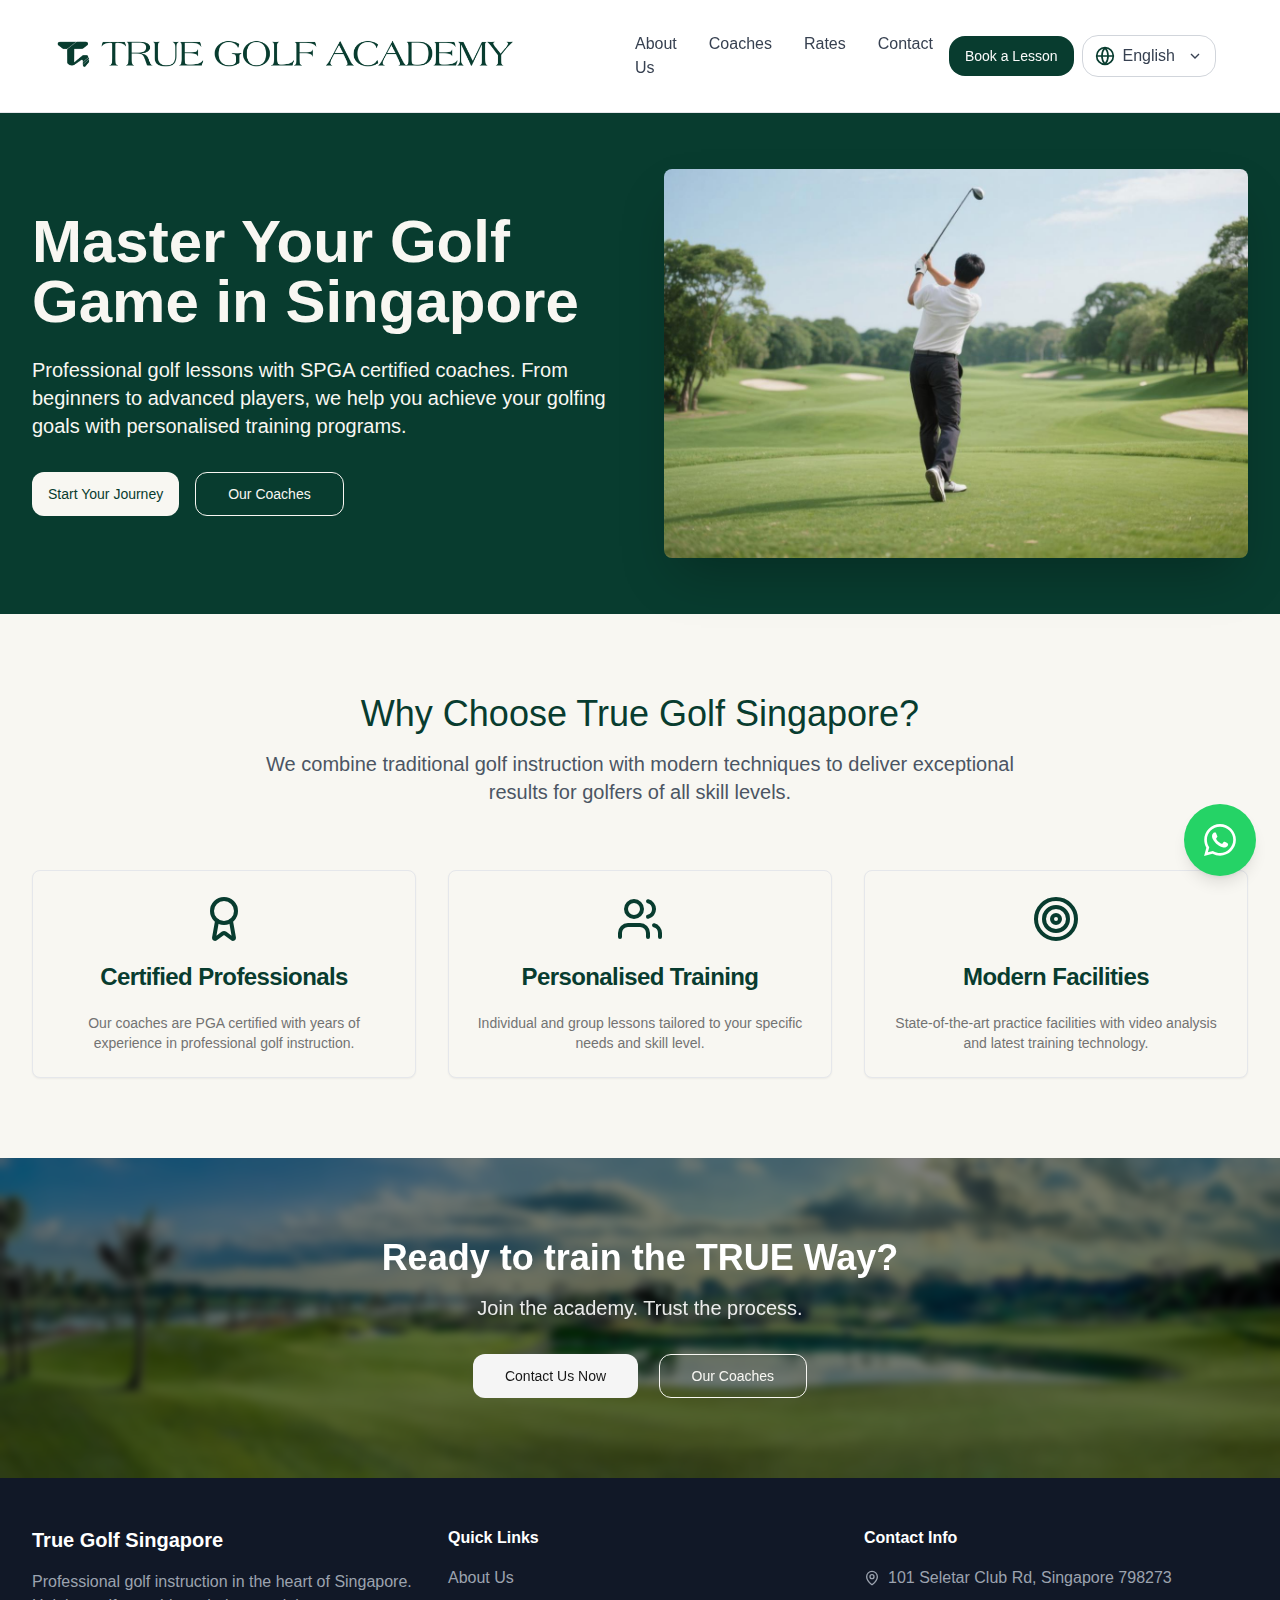
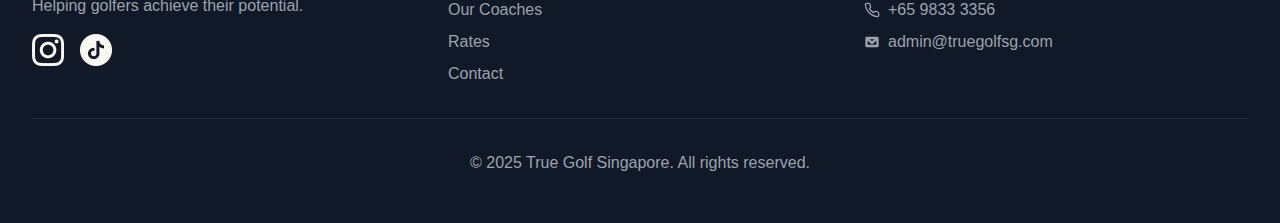
<file: src/index.html>
<!DOCTYPE html>
<html lang="en">
<meta charset="utf-8">

<head>
    <title>True Golf Singapore</title>
    <meta name="title" property="og:title" content="True Golf Singapore">
    <meta name="Keywords"
        content="Golf, Singapore, Training, Learning, Courses, Lessons, Booking, Website, Professional, Coaches, Rates, Contact, True Golf Singapore">
    <meta name="Description"
        content="Master Your Golf Game in Singapore. Professional golf instruction with certified coaches.">
    <meta property="og:image" content="images/new-logo.png">
    <meta property="og:image:type" content="image/png">
    <meta property="og:image:width" content="1563">
    <meta property="og:image:height" content="1563">
    <meta property="og:description"
        content="True Golf Singapore offers professional golf instruction with certified coaches. From beginners to advanced players, we help you achieve your golfing goals with personalised training programs.">
    <link rel="apple-touch-icon" sizes="180x180" href="images/apple-touch-icon.png">
    <link rel="icon" type="image/png" sizes="32x32" href="images/favicon-32x32.png">
    <link rel="icon" type="image/png" sizes="16x16" href="images/favicon-16x16.png">
    <link rel="manifest" href="images/site.webmanifest">
    <meta name="viewport" content="width=device-width, initial-scale=1" />
    <link rel="preload" as="image" href="images/new-logo.png" />
    <link rel="preload" as="image" href="images/hero-golfer-swing-new.png" />
    <link rel="preload" as="image" href="images/whatsapp-icon-white.svg" />
    <link href="merged-output.css" rel="stylesheet">
</head>

<body>
    <div class="min-h-screen">
        <!-- Navigation Bar -->
        <nav class="border-b bg-[#F8F7F2] backdrop-blur supports-[backdrop-filter]:bg-white/60 sticky top-0 z-50">
            <div class="container mx-auto px-4 sm:px-6 lg:px-8">
                <div class="flex justify-between items-center py-4">
                    <a class="gap-3 xl:block" href="index.html">
                        <img src="images/horizontal-logo.png" alt="True Golf Singapore" class="h-auto md:h-7" />
                    </a>
                    <!-- Spacer -->
                    <div class="xl:w-40"></div>
                    <!--
                    <a class="items-center gap-3 xl:hidden hidden" href="index.html">
                        <img src="images/new-logo.png" alt="True Golf Singapore" class="h-12 w-12" />
                        <span class="text-2xl font-bold text-[#083C2F]">True Golf Singapore</span>
                    </a>
                    -->
                    <div class="hidden lg:flex space-x-8 p-4">
                        <a class="transition-colors text-gray-700 hover:text-[#083C2F]" href="about.html">About Us</a>
                        <a class="transition-colors text-gray-700 hover:text-[#083C2F]" href="coaches.html">Coaches</a>
                        <a class="transition-colors text-gray-700 hover:text-[#083C2F]" href="rates.html">Rates</a>
                        <a class="transition-colors text-gray-700 hover:text-[#083C2F]" href="contact.html">Contact</a>

                    </div>
                    <div class="hidden md:block">
                        <a class="inline-flex items-center justify-center gap-2 whitespace-nowrap rounded-2xl text-sm font-medium ring-offset-background transition-colors focus-visible:outline-none focus-visible:ring-2 focus-visible:ring-ring focus-visible:ring-offset-2 disabled:pointer-events-none disabled:opacity-50 [&amp;_svg]:pointer-events-none [&amp;_svg]:size-4 [&amp;_svg]:shrink-0 text-primary-foreground h-10 px-4 py-2 bg-[#083C2F] hover:bg-[#083C2F]/90"
                            href="contact.html">Book a Lesson</a>
                    </div>
                    <!-- Language Toggle -->
                    <div class="relative ml-2 mr-2 md:mr-8">
                        <button id="lang-toggle-btn"
                            class="flex items-center gap-2 px-3 py-2 rounded-2xl border border-gray-300 bg-white text-gray-700 hover:bg-gray-50 transition-colors font-medium focus:outline-none focus:ring-2 focus:ring-[#083C2F]"
                            aria-haspopup="true" aria-expanded="false">
                            <svg xmlns="http://www.w3.org/2000/svg" class="h-5 w-5 text-[#083C2F]" fill="none"
                                viewBox="0 0 24 24" stroke="currentColor">
                                <circle cx="12" cy="12" r="10" stroke-width="2" />
                                <path d="M2 12h20M12 2a15.3 15.3 0 0 1 0 20M12 2a15.3 15.3 0 0 0 0 20"
                                    stroke-width="2" />
                            </svg>
                            <span id="current-lang">English</span>
                            <svg class="h-4 w-4 ml-1" fill="none" stroke="currentColor" stroke-width="2"
                                viewBox="0 0 24 24">
                                <path d="M6 9l6 6 6-6" />
                            </svg>
                        </button>
                        <div id="lang-dropdown"
                            class="absolute right-0 mt-2 w-48 bg-white border border-gray-200 rounded-lg shadow-lg z-50 hidden">
                            <a href="index.html" class="block px-4 py-2 text-gray-700 hover:bg-gray-100">English</a>
                            <a href="home/zh.html" class="block px-4 py-2 text-gray-700 hover:bg-gray-100">简体中文</a>
                            <a href="#" class="block px-4 py-2 text-gray-700 hover:bg-gray-100">Bahasa Malaysia</a>
                        </div>
                    </div>
                    <button
                        class="lg:hidden p-2 rounded-lg text-gray-700 hover:text-[#083C2F] hover:bg-gray-100 transition-colors md:absolute md:right-2"
                        aria-label="Toggle menu">
                        <svg xmlns="http://www.w3.org/2000/svg" width="24" height="24" viewBox="0 0 24 24" fill="none"
                            stroke="currentColor" stroke-width="2" stroke-linecap="round" stroke-linejoin="round"
                            class="lucide lucide-menu h-6 w-6">
                            <line x1="4" x2="20" y1="12" y2="12"></line>
                            <line x1="4" x2="20" y1="6" y2="6"></line>
                            <line x1="4" x2="20" y1="18" y2="18"></line>
                        </svg>
                    </button>
                </div>
            </div>
        </nav>

        <section class="relative bg-[#083C2F] py-14">
            <div class="container mx-auto px-4 sm:px-6 lg:px-8">
                <div class="grid lg:grid-cols-2 gap-12 items-center">
                    <div>
                        <h1 class="text-2xl md:text-6xl font-bold text-[#F8F7F2] mb-6">Master Your Golf Game in
                            Singapore
                        </h1>
                        <p class="text-xs md:text-xl text-[#F8F7F2] mb-8">Professional golf lessons with SPGA certified coaches.
                            From beginners
                            to advanced players, we help you achieve your golfing goals with personalised training
                            programs.</p>
                        <div class="flex flex-col sm:flex-row gap-4">
                            <a class="inline-flex items-center justify-center gap-2 whitespace-nowrap text-sm font-medium ring-offset-background transition-colors focus-visible:outline-none focus-visible:ring-2 focus-visible:ring-ring focus-visible:ring-offset-2 disabled:pointer-events-none disabled:opacity-50 [&amp;_svg]:pointer-events-none [&amp;_svg]:size-4 [&amp;_svg]:shrink-0 h-11 rounded-xl px-4 bg-[#F8F7F2] text-[#083C2F] hover:bg-gray-100"
                                href="contact.html">Start Your Journey</a>
                            <a class="inline-flex items-center justify-center gap-2 whitespace-nowrap text-sm font-medium ring-offset-background transition-colors focus-visible:outline-none focus-visible:ring-2 focus-visible:ring-ring focus-visible:ring-offset-2 disabled:pointer-events-none disabled:opacity-50 [&amp;_svg]:pointer-events-none [&amp;_svg]:size-4 [&amp;_svg]:shrink-0 border h-11 rounded-xl px-8 border-[#F8F7F2] text-[#F8F7F2] hover:bg-[#F8F7F2] hover:text-[#083C2F] bg-transparent"
                                href="coaches.html">Our Coaches</a>
                        </div>
                    </div>
                    <div class="relative">
                        <img src="images/hero-golfer-swing-new.png"
                            alt="Asian golfer demonstrating perfect swing follow-through on a premium Singapore golf course"
                            class="rounded-lg shadow-2xl" />
                    </div>
                </div>
            </div>
        </section>
        <section class="py-20 bg-[#F8F7F2]">
            <div class="container mx-auto px-4 sm:px-6 lg:px-8">
                <div class="text-center mb-16">
                    <h2 class="text-3xl md:text-4xl font-extrabold text-[#083C2F] mb-4">Why Choose True Golf Singapore?
                    </h2>
                    <p class="text-xl text-gray-600 max-w-3xl mx-auto">We combine traditional golf instruction with
                        modern techniques to deliver exceptional results for golfers of all skill levels.</p>
                </div>
                <div class="grid md:grid-cols-3 gap-8">
                    <div class="rounded-lg border bg-card text-card-foreground shadow-sm text-center bg-[#F8F7F2]">
                        <div class="flex flex-col space-y-1.5 p-6">
                            <svg xmlns="http://www.w3.org/2000/svg" width="24" height="24" viewBox="0 0 24 24"
                                fill="none" stroke="currentColor" stroke-width="2" stroke-linecap="round"
                                stroke-linejoin="round"
                                class="lucide lucide-award h-12 w-12 text-[#083C2F] mx-auto mb-4">
                                <path
                                    d="m15.477 12.89 1.515 8.526a.5.5 0 0 1-.81.47l-3.58-2.687a1 1 0 0 0-1.197 0l-3.586 2.686a.5.5 0 0 1-.81-.469l1.514-8.526">
                                </path>
                                <circle cx="12" cy="8" r="6"></circle>
                            </svg>
                            <div class="text-2xl font-semibold leading-none tracking-tight text-[#083C2F]">Certified
                                Professionals
                            </div>
                        </div>
                        <div class="p-6 pt-0">
                            <div class="text-sm text-muted-foreground">Our coaches are PGA certified with years of
                                experience in professional golf instruction.</div>
                        </div>
                    </div>
                    <div class="rounded-lg border bg-card text-card-foreground shadow-sm text-center bg-[#F8F7F2]">
                        <div class="flex flex-col space-y-1.5 p-6">
                            <svg xmlns="http://www.w3.org/2000/svg" width="24" height="24" viewBox="0 0 24 24"
                                fill="none" stroke="currentColor" stroke-width="2" stroke-linecap="round"
                                stroke-linejoin="round"
                                class="lucide lucide-users h-12 w-12 text-[#083C2F] mx-auto mb-4">
                                <path d="M16 21v-2a4 4 0 0 0-4-4H6a4 4 0 0 0-4 4v2"></path>
                                <circle cx="9" cy="7" r="4"></circle>
                                <path d="M22 21v-2a4 4 0 0 0-3-3.87"></path>
                                <path d="M16 3.13a4 4 0 0 1 0 7.75"></path>
                            </svg>
                            <div class="text-2xl font-semibold leading-none tracking-tight text-[#083C2F]">Personalised
                                Training</div>
                        </div>
                        <div class="p-6 pt-0">
                            <div class="text-sm text-muted-foreground">Individual and group lessons tailored to your
                                specific needs and skill level.</div>
                        </div>
                    </div>
                    <div class="rounded-lg border bg-card text-card-foreground shadow-sm text-center bg-[#F8F7F2]">
                        <div class="flex flex-col space-y-1.5 p-6">
                            <svg xmlns="http://www.w3.org/2000/svg" width="24" height="24" viewBox="0 0 24 24"
                                fill="none" stroke="currentColor" stroke-width="2" stroke-linecap="round"
                                stroke-linejoin="round"
                                class="lucide lucide-target h-12 w-12 text-[#083C2F] mx-auto mb-4">
                                <circle cx="12" cy="12" r="10"></circle>
                                <circle cx="12" cy="12" r="6"></circle>
                                <circle cx="12" cy="12" r="2"></circle>
                            </svg>
                            <div class="text-2xl font-semibold leading-none tracking-tight text-[#083C2F]">Modern
                                Facilities</div>
                        </div>
                        <div class="p-6 pt-0">
                            <div class="text-sm text-muted-foreground">State-of-the-art practice facilities with video
                                analysis and latest training technology.</div>
                        </div>
                    </div>
                </div>
            </div>
        </section>
        <section class="relative py-20 bg-[url(images/seletar-1360x765.webp)] bg-cover bg-center text-white">
            <div class="absolute inset-0 bg-black/50 backdrop-blur-sm"></div>
            <div class="relative container mx-auto px-4 sm:px-6 lg:px-8 text-center z-10">
                <h2 class="text-3xl md:text-4xl font-bold mb-4">Ready to train the TRUE Way?</h2>
                <p class="text-xl mb-8 opacity-90">Join the academy. Trust the process.</p>
                <a class="mr-2 inline-flex items-center justify-center gap-2 whitespace-nowrap text-sm font-medium ring-offset-background transition-colors focus-visible:outline-none focus-visible:ring-2 focus-visible:ring-ring focus-visible:ring-offset-2 disabled:pointer-events-none disabled:opacity-50 [&_svg]:pointer-events-none [&_svg]:size-4 [&_svg]:shrink-0 bg-secondary text-secondary-foreground hover:bg-secondary/80 h-11 rounded-xl px-8"
                    href="contact.html">Contact Us Now</a>
                <a class="ml-2 inline-flex items-center justify-center gap-2 whitespace-nowrap text-sm font-medium ring-offset-background transition-colors focus-visible:outline-none focus-visible:ring-2 focus-visible:ring-ring focus-visible:ring-offset-2 disabled:pointer-events-none disabled:opacity-50 [&_svg]:pointer-events-none [&_svg]:size-4 [&_svg]:shrink-0 border h-11 rounded-xl px-8 border-[#F8F7F2] text-[#F8F7F2] hover:bg-[#F8F7F2] hover:text-[#083C2F] bg-transparent"
                    href="coaches.html">Our Coaches</a>
            </div>
        </section>
        <footer class="bg-gray-900 text-white py-12">
            <div class="container mx-auto px-4 sm:px-6 lg:px-8">
                <div class="grid md:grid-cols-3 gap-8">
                    <div>
                        <h3 class="text-xl font-bold mb-4">True Golf Singapore</h3>
                        <p class="text-gray-400">Professional golf instruction in the heart of Singapore. Helping
                            golfers achieve their potential.</p>
                        <div class="mt-4 flex gap-4 items-center">
                            <a href="https://instagram.com/truegolfsingapore" target="_blank" rel="noopener noreferrer"
                                aria-label="Instagram">
                                <img src="images/Assets/Icons/instagram_icon.png" alt="Instagram" class="w-8 h-8" />
                            </a>
                            <a href="https://tiktok.com/@truegolfsingapore" target="_blank" rel="noopener noreferrer"
                                aria-label="TikTok">
                                <img src="images/Assets/Icons/tiktok_icon.png" alt="TikTok" class="w-8 h-8" />
                            </a>
                        </div>

                    </div>
                    <div>
                        <h4 class="font-semibold mb-4">Quick Links</h4>
                        <div class="space-y-2">
                            <a class="block text-gray-400 hover:text-white transition-colors" href="about.html">About
                                Us</a>
                            <a class="block text-gray-400 hover:text-white transition-colors" href="coaches.html">Our
                                Coaches</a>
                            <a class="block text-gray-400 hover:text-white transition-colors"
                                href="rates.html">Rates</a>
                            <a class="block text-gray-400 hover:text-white transition-colors"
                                href="contact.html">Contact</a>
                        </div>
                    </div>
                    <div>
                        <h4 class="font-semibold mb-4">Contact Info</h4>
                        <div class="space-y-2 text-gray-400">
                            <div class="flex items-center gap-2">
                                <svg xmlns="http://www.w3.org/2000/svg" width="24" height="24" viewBox="0 0 24 24"
                                    fill="none" stroke="currentColor" stroke-width="2" stroke-linecap="round"
                                    stroke-linejoin="round" class="lucide lucide-map-pin h-4 w-4">
                                    <path
                                        d="M20 10c0 4.993-5.539 10.193-7.399 11.799a1 1 0 0 1-1.202 0C9.539 20.193 4 14.993 4 10a8 8 0 0 1 16 0">
                                    </path>
                                    <circle cx="12" cy="10" r="3"></circle>
                                </svg>
                                <span>101 Seletar Club Rd, Singapore 798273</span>
                            </div>
                            <div class="flex items-center gap-2">
                                <svg xmlns="http://www.w3.org/2000/svg" width="24" height="24" viewBox="0 0 24 24"
                                    fill="none" stroke="currentColor" stroke-width="2" stroke-linecap="round"
                                    stroke-linejoin="round" class="lucide lucide-phone h-4 w-4">
                                    <path
                                        d="M22 16.92v3a2 2 0 0 1-2.18 2 19.79 19.79 0 0 1-8.63-3.07 19.5 19.5 0 0 1-6-6 19.79 19.79 0 0 1-3.07-8.67A2 2 0 0 1 4.11 2h3a2 2 0 0 1 2 1.72 12.84 12.84 0 0 0 .7 2.81 2 2 0 0 1-.45 2.11L8.09 9.91a16 16 0 0 0 6 6l1.27-1.27a2 2 0 0 1 2.11-.45 12.84 12.84 0 0 0 2.81.7A2 2 0 0 1 22 16.92z">
                                    </path>
                                </svg>
                                <span>+65 9833 3356</span>
                            </div>
                            <div class="flex items-center gap-2">
                                <svg xmlns="http://www.w3.org/2000/svg" width="24" height="24" viewBox="0 0 24 24"
                                    fill="none" stroke="currentColor" stroke-width="2" stroke-linecap="round"
                                    stroke-linejoin="round" class="lucide lucide-e-mail h-4 w-4">
                                    <path
                                        d="M3.75 5.25L3 6V18L3.75 18.75H20.25L21 18V6L20.25 5.25H3.75ZM4.5 7.6955V17.25H19.5V7.69525L11.9999 14.5136L4.5 7.6955ZM18.3099 6.75H5.68986L11.9999 12.4864L18.3099 6.75Z" />
                                </svg>
                                <a href="mailto:admin@truegolfsg.com" class="hover:underline">admin@truegolfsg.com</a>
                            </div>
                        </div>
                    </div>
                </div>
                <div class="border-t border-gray-800 mt-8 pt-8 text-center text-gray-400">
                    <p>© 2025 True Golf Singapore. All rights reserved.</p>
                </div>
            </div>
        </footer>
        <!-- Mobile Menu -->
        <div id="mobile-menu" class="fixed top-0 left-0 right-0 z-50 lg:hidden hidden bg-white">
            <div class="w-full bg-white rounded-b-lg shadow-lg flex flex-col px-4 pb-4 pt-2">
                <div class="flex items-center justify-between px-2 py-5 border-b">
                    <a class="flex items-center gap-3" href="index.html">
                        <img src="images/horizontal-logo.png" alt="True Golf Singapore" class="h-auto sm:h-8" />
                    </a>
                    <button id="close-mobile-menu"
                        class="p-2 rounded-md text-gray-700 hover:text-[#083C2F] hover:bg-gray-100 transition-colors"
                        aria-label="Close menu">
                        <svg xmlns="http://www.w3.org/2000/svg" width="28" height="28" fill="none" viewBox="0 0 24 24"
                            stroke="currentColor" stroke-width="2">
                            <line x1="18" y1="6" x2="6" y2="18" />
                            <line x1="6" y1="6" x2="18" y2="18" />
                        </svg>
                    </button>
                </div>
                <nav class="flex flex-col gap-1 mt-2">
                    <a class="block px-3 py-2 rounded-md text-base font-medium transition-colors text-gray-700 hover:text-[#083C2F] hover:bg-gray-50"
                        href="about.html">About Us</a>
                    <a class="block px-3 py-2 rounded-md text-base font-medium transition-colors text-gray-700 hover:text-[#083C2F] hover:bg-gray-50"
                        href="coaches.html">Coaches</a>
                    <a class="block px-3 py-2 rounded-md text-base font-medium transition-colors text-gray-700 hover:text-[#083C2F] hover:bg-gray-50"
                        href="rates.html">Rates</a>
                    <a class="block px-3 py-2 rounded-md text-base font-medium transition-colors text-gray-700 hover:text-[#083C2F] hover:bg-gray-50"
                        href="contact.html">Contact</a>
                    <div class="px-3 py-2">
                        <a class="inline-flex items-center justify-center gap-2 whitespace-nowrap rounded-md text-sm font-medium ring-offset-background transition-colors focus-visible:outline-none focus-visible:ring-2 focus-visible:ring-ring focus-visible:ring-offset-2 disabled:pointer-events-none disabled:opacity-50 [&_svg]:pointer-events-none [&_svg]:size-4 [&_svg]:shrink-0 text-primary-foreground h-10 px-4 py-2 w-full bg-[#083C2F] hover:bg-[#083C2F]/90"
                            href="contact.html">Book a Lesson</a>
                    </div>
                </nav>
            </div>
        </div>
        <a href="https://wa.me/6598333356" target="_blank" rel="noopener noreferrer"
            class="fixed bottom-6 right-6 z-50 bg-[#25D366] hover:bg-[#20b858] rounded-full p-3 shadow-lg hover:shadow-xl transition-all duration-300 hover:scale-110 group"
            aria-label="Contact us on WhatsApp">
            <div class="w-12 h-12 flex items-center justify-center">
                <img src="images/whatsapp-icon-white.svg" alt="WhatsApp" class="w-8 h-8" />
            </div>
            <div
                class="absolute right-full mr-3 top-1/2 transform -translate-y-1/2 bg-gray-800 text-white px-3 py-2 rounded-lg text-sm whitespace-nowrap opacity-0 group-hover:opacity-100 transition-opacity duration-300 pointer-events-none">
                Chat with us on WhatsApp<div
                    class="absolute left-full top-1/2 transform -translate-y-1/2 border-4 border-transparent border-l-gray-800">
                </div>
            </div>
        </a>
        <!-- JavaScript for Mobile Menu and Language Toggle -->
        <script>
            const btn = document.querySelector('.lg\\:hidden[aria-label="Toggle menu"]');
            const menu = document.getElementById('mobile-menu');
            const closeBtn = document.getElementById('close-mobile-menu');
            btn.addEventListener('click', () => {
                menu.classList.remove('hidden');
            });
            closeBtn.addEventListener('click', () => {
                menu.classList.add('hidden');
            });
            // Language Toggle
            const langBtn = document.getElementById('lang-toggle-btn');
            const langDropdown = document.getElementById('lang-dropdown');
            langBtn.addEventListener('click', function (e) {
                e.stopPropagation();
                langDropdown.classList.toggle('hidden');
                langBtn.setAttribute('aria-expanded', langDropdown.classList.contains('hidden') ? 'false' : 'true');
            });
            document.addEventListener('click', function (e) {
                if (!langDropdown.classList.contains('hidden')) {
                    langDropdown.classList.add('hidden');
                    langBtn.setAttribute('aria-expanded', 'false');
                }
            });
            langDropdown.addEventListener('click', function (e) {
                e.stopPropagation();
            });
        </script>
    </div>
</body>

</html>
</file>
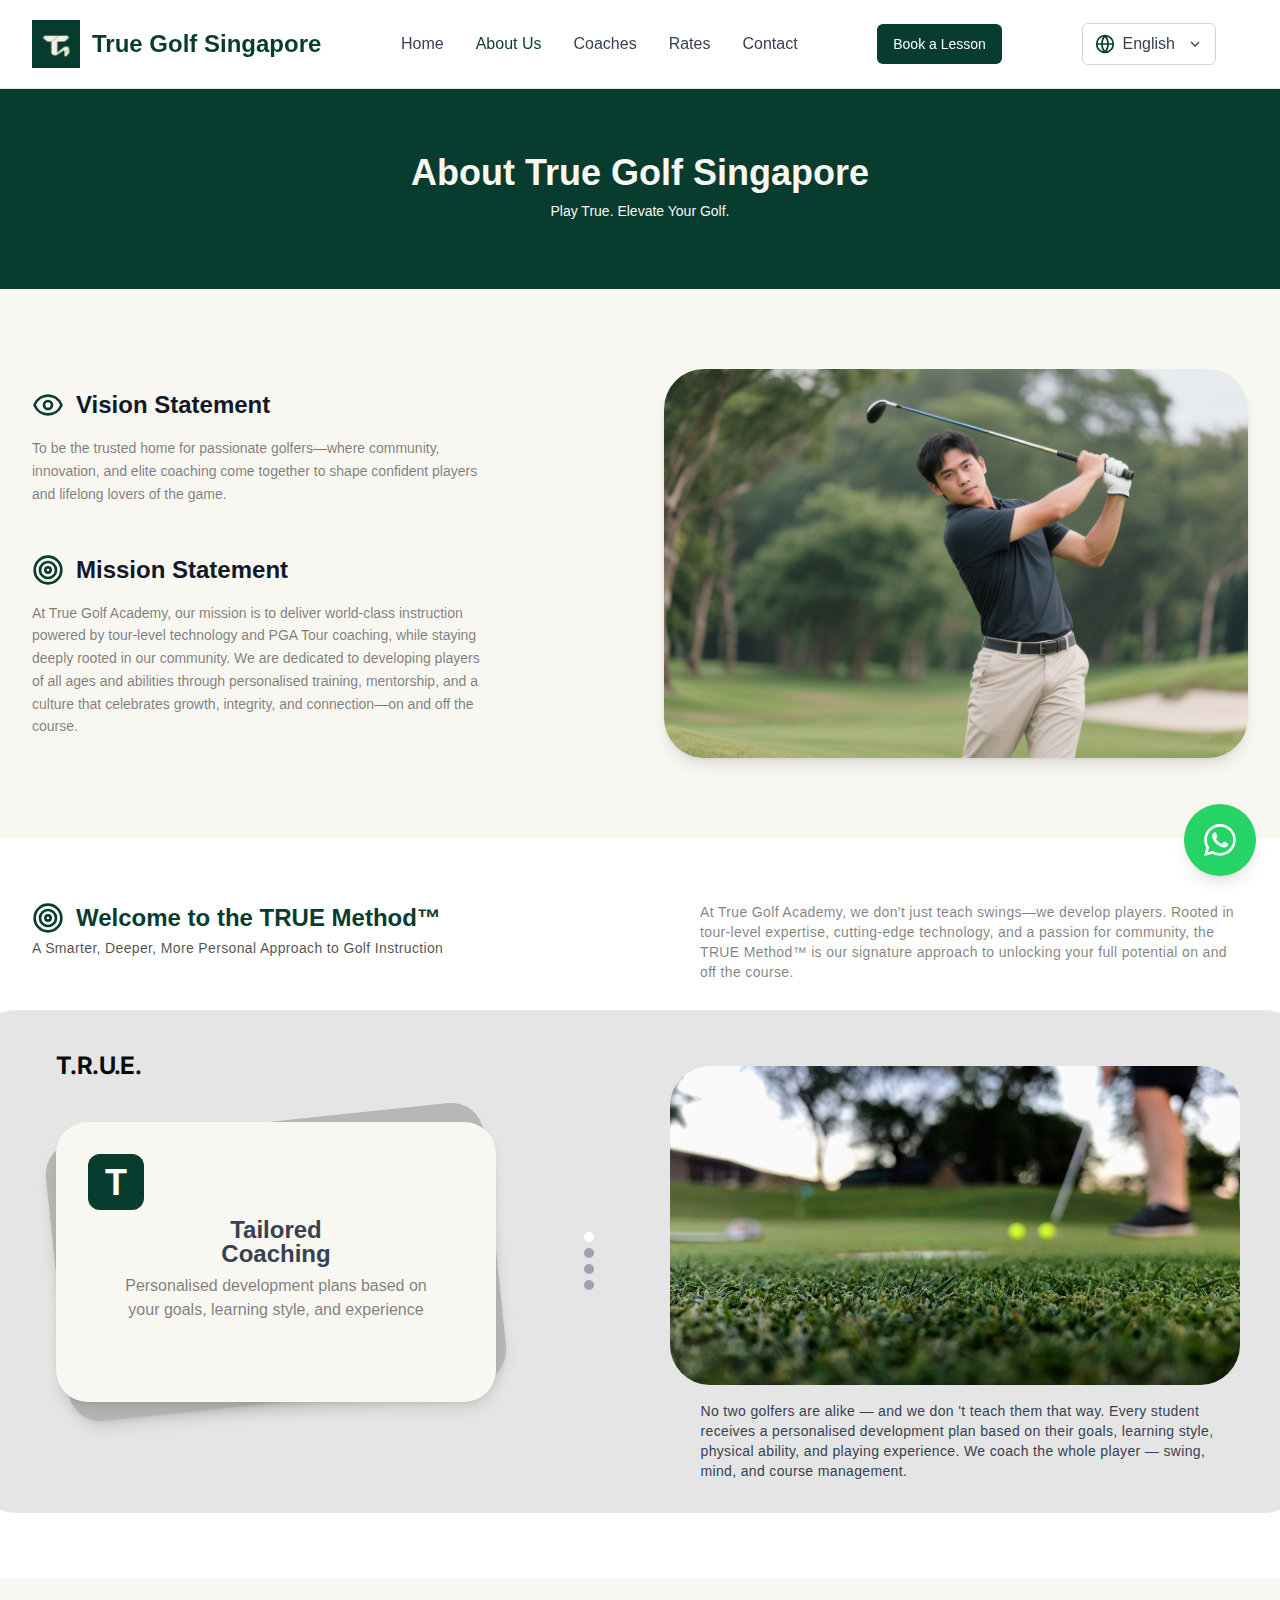
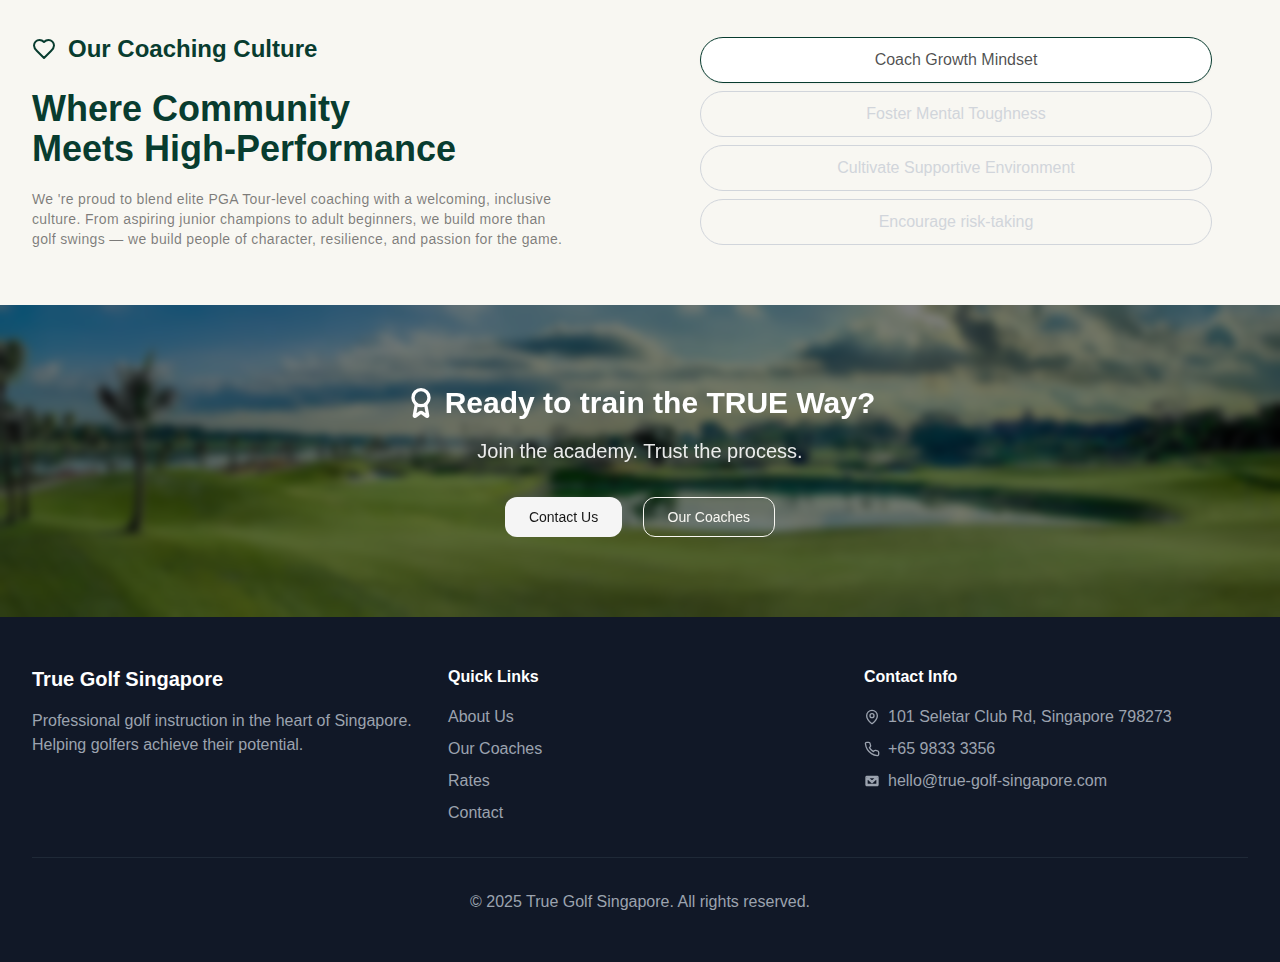
<file: src/about.html>
<!DOCTYPE html>
<html lang="en">
    <meta charset="utf-8">

    <head>
        <link rel="apple-touch-icon"
            sizes="180x180"
            href="images/apple-touch-icon.png">
        <link rel="icon"
            type="image/png"
            sizes="32x32"
            href="images/favicon-32x32.png">
        <link rel="icon"
            type="image/png"
            sizes="16x16"
            href="images/favicon-16x16.png">
        <link rel="manifest"
            href="images/site.webmanifest">
        <meta name="viewport"
            content="width=device-width, initial-scale=1" />
        <link rel="preload"
            as="image"
            href="images/new-logo.png" />
        <link rel="preload"
            as="image"
            href="images/about-golfer-portrait.png" />
        <link rel="preload"
            as="image"
            href="images/whatsapp-icon-white.svg" />
        <link href="merged-output.css"
            rel="stylesheet">
        <link href="https://fonts.googleapis.com/css2?family=Inter:wght@300;400;500;700;900&display=swap"
            rel="stylesheet">

        <title>True Golf Singapore</title>

        <meta property="og:image"
            content="images/new-logo.png">
        <meta property="og:image:type"
            content="image/png">
        <meta property="og:image:width"
            content="1563">
        <meta property="og:image:height"
            content="1563">
        <meta property="og:description"
            content="True Golf Singapore offers professional golf instruction with certified coaches. From beginners to advanced players, we help you achieve your golfing goals with personalised training programs.">

    </head>

    <body>
        <div class="min-h-screen">
            <nav class="border-b bg-white/95 backdrop-blur supports-[backdrop-filter]:bg-white/60 sticky top-0 z-50">
                <div class="container mx-auto px-4 sm:px-6 lg:px-8">
                    <div class="flex justify-between items-center py-4">
                        <a class="flex items-center gap-3"
                            href="index.html">
                            <img src="images/new-logo.png"
                                alt="True Golf Singapore"
                                class="h-12 w-12" />
                            <span class="text-2xl font-bold text-[#083C2F]">True Golf Singapore</span>
                        </a>
                        <div class="hidden lg:flex space-x-8 p-4">
                            <a class="transition-colors text-gray-700 hover:text-[#083C2F]"
                                href="index.html">Home</a>
                            <a class="transition-colors text-[#083C2F] font-medium"
                                href="about.html">About Us</a>
                            <a class="transition-colors text-gray-700 hover:text-[#083C2F]"
                                href="coaches.html">Coaches</a>
                            <a class="transition-colors text-gray-700 hover:text-[#083C2F]"
                                href="rates.html">Rates</a>
                            <a class="transition-colors text-gray-700 hover:text-[#083C2F]"
                                href="contact.html">Contact</a>
                        </div>
                        <div class="hidden md:block">
                            <a class="inline-flex items-center justify-center gap-2 whitespace-nowrap rounded-md text-sm font-medium ring-offset-background transition-colors focus-visible:outline-none focus-visible:ring-2 focus-visible:ring-ring focus-visible:ring-offset-2 disabled:pointer-events-none disabled:opacity-50 [&amp;_svg]:pointer-events-none [&amp;_svg]:size-4 [&amp;_svg]:shrink-0 text-primary-foreground h-10 px-4 py-2 bg-[#083C2F] hover:bg-[#083C2F]/90"
                                href="contact.html">Book a Lesson</a>
                        </div>
                        <!-- Language Toggle -->
                        <div class="relative ml-4 mr-2 md:mr-8">
                            <button id="lang-toggle-btn"
                                class="flex items-center gap-2 px-3 py-2 rounded-md border border-gray-300 bg-white text-gray-700 hover:bg-gray-50 transition-colors font-medium focus:outline-none focus:ring-2 focus:ring-[#083C2F]"
                                aria-haspopup="true"
                                aria-expanded="false">
                                <svg xmlns="http://www.w3.org/2000/svg"
                                    class="h-5 w-5 text-[#083C2F]"
                                    fill="none"
                                    viewBox="0 0 24 24"
                                    stroke="currentColor">
                                    <circle cx="12"
                                        cy="12"
                                        r="10"
                                        stroke-width="2" />
                                    <path d="M2 12h20M12 2a15.3 15.3 0 0 1 0 20M12 2a15.3 15.3 0 0 0 0 20"
                                        stroke-width="2" />
                                </svg>
                                <span id="current-lang">English</span>
                                <svg class="h-4 w-4 ml-1"
                                    fill="none"
                                    stroke="currentColor"
                                    stroke-width="2"
                                    viewBox="0 0 24 24">
                                    <path d="M6 9l6 6 6-6" />
                                </svg>
                            </button>
                            <div id="lang-dropdown"
                                class="absolute right-0 mt-2 w-48 bg-white border border-gray-200 rounded-lg shadow-lg z-50 hidden">
                                <a href="about.html"
                                    class="block px-4 py-2 text-gray-700 hover:bg-gray-100">English</a>
                                <a href="about/zh.html"
                                    class="block px-4 py-2 text-gray-700 hover:bg-gray-100">简体中文</a>
                                <a href="#"
                                    class="block px-4 py-2 text-gray-700 hover:bg-gray-100">Bahasa Malaysia</a>
                            </div>
                        </div>
                        <button
                            class="lg:hidden p-2 rounded-lg text-gray-700 hover:text-[#083C2F] hover:bg-gray-100 transition-colors md:absolute md:right-2"
                            aria-label="Toggle menu">
                            <svg xmlns="http://www.w3.org/2000/svg"
                                width="24"
                                height="24"
                                viewBox="0 0 24 24"
                                fill="none"
                                stroke="currentColor"
                                stroke-width="2"
                                stroke-linecap="round"
                                stroke-linejoin="round"
                                class="lucide lucide-menu h-6 w-6">
                                <line x1="4"
                                    x2="20"
                                    y1="12"
                                    y2="12"></line>
                                <line x1="4"
                                    x2="20"
                                    y1="6"
                                    y2="6"></line>
                                <line x1="4"
                                    x2="20"
                                    y1="18"
                                    y2="18"></line>
                            </svg>
                        </button>
                    </div>
                </div>
            </nav>
            <section class="bg-[#083C2F] py-14 2xl:py-20">
                <div class="container mx-auto px-4 sm:px-6 lg:px-8">
                    <div class="text-center">
                        <h1 class="text-4xl 2xl:text-5xl font-bold text-[#F8F7F2] my-2 2xl:my-4">About True Golf
                            Singapore
                        </h1>
                        <p class="text-sm 2xl:text-xl text-[#F8F7F2] max-w-3xl mx-auto mb-3 2xl:mb-6">Play True. Elevate
                            Your
                            Golf.</p>
                    </div>
                </div>
            </section>
            <section class="py-20 bg-[#F8F7F2]">
                <div class="container mx-auto px-4 sm:px-6 lg:px-8">
                    <div class="grid lg:grid-cols-2 gap-12 items-center">
                        <div>
                            <div class="mb-12">
                                <div class="flex items-center gap-3 mb-4">
                                    <svg xmlns="http://www.w3.org/2000/svg"
                                        width="24"
                                        height="24"
                                        viewBox="0 0 24 24"
                                        fill="none"
                                        stroke="currentColor"
                                        stroke-width="2"
                                        stroke-linecap="round"
                                        stroke-linejoin="round"
                                        class="lucide lucide-eye h-8 w-8 text-[#083C2F]">
                                        <path
                                            d="M2.062 12.348a1 1 0 0 1 0-.696 10.75 10.75 0 0 1 19.876 0 1 1 0 0 1 0 .696 10.75 10.75 0 0 1-19.876 0">
                                        </path>
                                        <circle cx="12"
                                            cy="12"
                                            r="3"></circle>
                                    </svg>
                                    <h2 class="text-2xl 2xl:text-3xl font-bold text-gray-900">Vision Statement</h2>
                                </div>
                                <p class="text-sm 2xl:text-lg text-black/50 leading-relaxed max-w-md 2xl:max-w-xl">To be
                                    the trusted
                                    home for
                                    passionate
                                    golfers—where community, innovation, and elite coaching come together to shape
                                    confident
                                    players and lifelong lovers of the game.</p>
                            </div>
                            <div>
                                <div class="flex items-center gap-3 mb-4">
                                    <svg xmlns="http://www.w3.org/2000/svg"
                                        width="24"
                                        height="24"
                                        viewBox="0 0 24 24"
                                        fill="none"
                                        stroke="currentColor"
                                        stroke-width="2"
                                        stroke-linecap="round"
                                        stroke-linejoin="round"
                                        class="lucide lucide-target h-8 w-8 text-[#083C2F]">
                                        <circle cx="12"
                                            cy="12"
                                            r="10"></circle>
                                        <circle cx="12"
                                            cy="12"
                                            r="6"></circle>
                                        <circle cx="12"
                                            cy="12"
                                            r="2"></circle>
                                    </svg>
                                    <h2 class="text-2xl 2xl:text-3xl font-bold text-gray-900">Mission Statement</h2>
                                </div>
                                <p class="text-sm 2xl:text-lg text-black/50 leading-relaxed max-w-md 2xl:max-w-xl">At
                                    True Golf Academy, our
                                    mission is to
                                    deliver world-class instruction powered by tour-level technology and PGA Tour
                                    coaching,
                                    while staying deeply rooted in our community. We are dedicated to developing players
                                    of
                                    all ages and abilities through personalised training, mentorship, and a culture that
                                    celebrates growth, integrity, and connection—on and off the course.</p>
                            </div>
                        </div>
                        <div>
                            <img src="images/about-golfer-portrait.png"
                                alt="Professional Asian golfer demonstrating perfect swing technique and form"
                                class="rounded-[40px] shadow-lg" />
                        </div>
                    </div>
                </div>
            </section>
            <section class="py-16 bg-white hidden xl:block">
                <div class="container mx-auto px-4 sm:px-6 lg:px-8">
                    <div class="flex flex-row justify-between pb-7 2xl:pb-10">
                        <div class="flex flex-col items-start justify-start h-full">
                            <div class="flex items-center gap-x-3 mb-1">
                                <svg xmlns="http://www.w3.org/2000/svg"
                                    width="24"
                                    height="24"
                                    viewBox="0 0 24 24"
                                    fill="none"
                                    stroke="currentColor"
                                    stroke-width="2"
                                    stroke-linecap="round"
                                    stroke-linejoin="round"
                                    class="lucide lucide-target h-8 w-8 text-[#083C2F]">
                                    <circle cx="12"
                                        cy="12"
                                        r="10"></circle>
                                    <circle cx="12"
                                        cy="12"
                                        r="6"></circle>
                                    <circle cx="12"
                                        cy="12"
                                        r="2"></circle>
                                </svg>
                                <h2 class="text-2xl 2xl:text-3xl font-bold text-[#083C2F]">Welcome to the TRUE Method™
                                </h2>
                            </div>
                            <span class="flex text-sm 2xl:text-lg text-center tracking-wide text-black/70">
                                A Smarter, Deeper, More Personal Approach to Golf Instruction
                            </span>
                        </div>
                        <div
                            class="flex text-sm 2xl:text-lg text-left tracking-wide text-black/50 max-w-[540px] 2xl:max-w-[681px] mr-2">
                            At True Golf Academy, we don't just teach swings—we develop players. Rooted in tour-level
                            expertise, cutting-edge technology, and a passion for community, the TRUE Method™ is our
                            signature approach to unlocking your full potential on and off the course.
                        </div>

                    </div>
                    <!--grey container -->
                    <div class="bg-black/10 rounded-[40px] p-10 pr-16 pl-20 -mx-14">
                        <div class="flex flex-row relative justify-between w-full">
                            <!-- TRUE + box-->
                            <div class="relative w-fit">
                                <div class="text-left text-2xl font-bold mb-10 font-inter tracking-tight ">
                                    T.R.U.E.
                                </div>
                                <div id="TrueCard"
                                    class="relative w-fit translate-y-0 transition-all ease-in-out opacity-100 duration-500 ">
                                    <div
                                        class="absolute -rotate-6 z-0 bg-black/20 xl:w-[440px] 2xl:w-[550px] h-auto aspect-[550/350] rounded-[2rem] shadow-lg">
                                    </div>
                                    <div
                                        class="relative flex-col z-10 bg-[#F8F7F2] xl:w-[440px] 2xl:w-[550px] h-auto aspect-[550/350] rounded-[2rem] shadow-lg justify-center items-center flex">
                                        <div
                                            class="absolute z-0 left-0 top-0 bg-[#083C2F] xl:w-[56px] 2xl:w-[71px] h-auto aspect-square rounded-xl m-8 flex items-center justify-center">
                                            <span id="TrueCardLetter"
                                                class="text-white font-bold xl:text-4xl 2xl:text-5xl mt-[2px]">T</span>

                                        </div>
                                        <div class="justify-center items-center text-center flex flex-col mt-4">
                                            <p id="TrueCardTitle"
                                                class="text-gray-700 font-bold leading-none text-2xl xl:max-w-44">
                                                Tailored
                                                Coaching
                                            </p>
                                            <p id="TrueCardDescription"
                                                class="text-black/50 text-md self-center max-w-xs mt-2">
                                                Personalised development plans based on your goals, learning style, and
                                                experience
                                            </p>
                                        </div>
                                    </div>
                                </div>
                            </div>
                            <!-- dots-->
                            <div class="flex flex-col items-center justify-center bg-transparent ml-6 mx-3 my-auto">
                                <button id="dot-btn-1"
                                    class="w-2.5 h-2.5 rounded-full bg-white mb-1.5 focus:outline-none"
                                    aria-label="Go to section 1"></button>
                                <button id="dot-btn-2"
                                    class="w-2.5 h-2.5 rounded-full bg-gray-400 mb-1.5 focus:outline-none "
                                    aria-label="Go to section 2"></button>
                                <button id="dot-btn-3"
                                    class="w-2.5 h-2.5 rounded-full bg-gray-400 mb-1.5 focus:outline-none "
                                    aria-label="Go to section 3"></button>
                                <button id="dot-btn-4"
                                    class="w-2.5 h-2.5 rounded-full bg-gray-400 focus:outline-none "
                                    aria-label="Go to section 4"></button>
                            </div>
                            <!-- grass + text-->
                            <div class="flex flex-col items-center bg-transparent pt-4">
                                <img src="images/putting-green-4032x3024.jpg"
                                    alt="Professional Asian golfer demonstrating perfect swing technique and form"
                                    class=" rounded-[40px] xl:w-[570px] 2xl:w-[713px] h-auto aspect-[713/398] object-cover" />
                                <p id="TrueCardDescription2"
                                    class="flex text-gray-700 tracking-wide text-sm 2xl:text-lg mt-4 xl:w-[541px] 2xl:w-[676px] object-right w-fit -mr-8 xl:h-[4.5rem] 2xl:h-28">
                                    No two golfers are alike — and we don 't teach them that way. Every student receives
                                    a personalised development plan based on their goals, learning style, physical
                                    ability, and playing experience. We coach the whole player — swing, mind, and course
                                    management.</p>

                            </div>

                        </div>
                    </div>
            </section>

            <!-- Coaching Culture Section -->
            <section class="py-14 bg-[#F8F7F2]">
                <div class="container mx-auto px-4 sm:px-6 lg:px-8">
                    <div class="grid lg:grid-cols-2 gap-12 items-center">
                        <div class="">
                            <div class="flex items-center gap-x-3 mb-6">
                                <svg xmlns="http://www.w3.org/2000/svg"
                                    width="24"
                                    height="24"
                                    viewBox="0 0 24 24"
                                    fill="none"
                                    stroke="currentColor"
                                    stroke-width="2"
                                    stroke-linecap="round"
                                    stroke-linejoin="round"
                                    class="lucide lucide-heart h-6 w-6 2xl:h-8 2xl:w-8 text-[#083C2F]">
                                    <path
                                        d="M19 14c1.49-1.46 3-3.21 3-5.5A5.5 5.5 0 0 0 16.5 3c-1.76 0-3 .5-4.5 2-1.5-1.5-2.74-2-4.5-2A5.5 5.5 0 0 0 2 8.5c0 2.3 1.5 4.05 3 5.5l7 7Z">
                                    </path>
                                </svg>
                                <h2 class="text-2xl 2xl:text-3xl font-bold text-[#083C2F]">Our Coaching Culture</h2>
                            </div>
                            <div class="text-4xl font-bold text-[#083C2F]">
                                Where Community
                            </div>
                            <div class="text-4xl font-bold text-[#083C2F]">
                                Meets High-Performance
                            </div>
                            <div
                                class="flex text-sm 2xl:text-lg text-left tracking-wide text-black/50 max-w-[540px] 2xl:max-w-[681px] mt-5">
                                We 're proud to blend elite PGA Tour-level coaching with a welcoming, inclusive culture.
                                From aspiring junior champions to adult beginners, we build more than golf swings — we
                                build people of character, resilience, and passion for the game.
                            </div>
                        </div>
                        <div class="">
                            <div class="flex flex-col gap-2 2xl:gap-4 w-full 2xl:max-w-xl max-w-lg mx-auto">
                                <button id="coach-btn-1"
                                    class="coach-toggle-btn rounded-full border border-[#083C2F] bg-white text-black/70 text-md 2xl:text-xl font-medium py-2.5 2xl:py-4 text-center select-none shadow-sm"
                                    aria-label="Coach Growth Mindset">
                                    Coach Growth Mindset</button>
                                <button id="coach-btn-2"
                                    class="coach-toggle-btn rounded-full border border-gray-300 bg-[#F8F7F2] text-gray-300 text-md 2xl:text-xl font-medium py-2.5 2xl:py-4 text-center select-none"
                                    aria-label="Foster Mental Toughness">
                                    Foster Mental Toughness</button>
                                <button id="coach-btn-3"
                                    class="coach-toggle-btn rounded-full border border-gray-300 bg-[#F8F7F2] text-gray-300 text-md 2xl:text-xl font-medium py-2.5 2xl:py-4 text-center select-none"
                                    aria-label="Cultivate Supportive Environment">
                                    Cultivate Supportive Environment</button>
                                <button id="coach-btn-4"
                                    class="coach-toggle-btn rounded-full border border-gray-300 bg-[#F8F7F2] text-gray-300 text-md 2xl:text-xl font-medium py-2.5 2xl:py-4 text-center select-none"
                                    aria-label="Encourage risk-taking">
                                    Encourage risk-taking</button>
                            </div>
                        </div>
                    </div>
                </div>
            </section>

            <section class="relative py-20 bg-[url(images/seletar-1360x765.webp)] bg-cover bg-center text-white">
                <div class="absolute inset-0 bg-black/50 backdrop-blur-sm"></div>
                <div class="relative container mx-auto px-4 sm:px-6 lg:px-8 text-center z-10">
                    <h2 class="flex items-center justify-center gap-2 xl:text-3xl 2xl:text-4xl font-bold mb-4">
                        <svg width="32"
                            height="32"
                            viewBox="0 0 32 32"
                            fill="none"
                            xmlns="http://www.w3.org/2000/svg">
                            <path
                                d="M20.6357 17.1866L22.6557 28.5546C22.6783 28.6885 22.6595 28.8261 22.6018 28.949C22.5442 29.0719 22.4503 29.1742 22.3329 29.2424C22.2155 29.3105 22.0801 29.3412 21.9447 29.3303C21.8094 29.3193 21.6807 29.2674 21.5757 29.1813L16.8023 25.5986C16.5719 25.4265 16.292 25.3335 16.0043 25.3335C15.7167 25.3335 15.4368 25.4265 15.2063 25.5986L10.425 29.18C10.3201 29.2659 10.1915 29.3178 10.0563 29.3287C9.92117 29.3396 9.7859 29.3091 9.66855 29.2411C9.55121 29.1732 9.45737 29.0711 9.39956 28.9484C9.34175 28.8258 9.32272 28.6884 9.345 28.5546L11.3637 17.1866"
                                stroke="white"
                                stroke-width="3.33333"
                                stroke-linecap="round"
                                stroke-linejoin="round" />
                            <path
                                d="M16 18.6666C20.4183 18.6666 24 15.0849 24 10.6666C24 6.24835 20.4183 2.66663 16 2.66663C11.5817 2.66663 8 6.24835 8 10.6666C8 15.0849 11.5817 18.6666 16 18.6666Z"
                                stroke="white"
                                stroke-width="3.33333"
                                stroke-linecap="round"
                                stroke-linejoin="round" />
                        </svg>
                        Ready to train the TRUE Way?

                    </h2>
                    <p class="text-xl mb-8 opacity-90">Join the academy. Trust the process.</p>
                    <a class="mr-2 inline-flex items-center justify-center gap-2 whitespace-nowrap text-sm 2xl:text-base font-medium ring-offset-background transition-colors focus-visible:outline-none focus-visible:ring-2 focus-visible:ring-ring focus-visible:ring-offset-2 disabled:pointer-events-none disabled:opacity-50 [&_svg]:pointer-events-none [&_svg]:size-4 [&_svg]:shrink-0 bg-secondary text-secondary-foreground hover:bg-secondary/80 rounded-xl h-10 2xl:h-11 px-6 2xl:px-8"
                        href="contact.html">Contact Us</a>
                    <a class="ml-2 inline-flex items-center justify-center gap-2 whitespace-nowrap text-sm 2xl:text-base font-medium ring-offset-background transition-colors focus-visible:outline-none focus-visible:ring-2 focus-visible:ring-ring focus-visible:ring-offset-2 disabled:pointer-events-none disabled:opacity-50 [&_svg]:pointer-events-none [&_svg]:size-4 [&_svg]:shrink-0 border rounded-xl border-[#F8F7F2] text-[#F8F7F2] hover:bg-[#F8F7F2] hover:text-[#083C2F] bg-transparent h-10 2xl:h-11 px-6 2xl:px-8"
                        href="coaches.html">Our Coaches</a>
                </div>
            </section>
            <footer class="bg-gray-900 text-white py-12">
                <div class="container mx-auto px-4 sm:px-6 lg:px-8">
                    <div class="grid md:grid-cols-3 gap-8">
                        <div>
                            <h3 class="text-xl font-bold mb-4">True Golf Singapore</h3>
                            <p class="text-gray-400">Professional golf instruction in the heart of Singapore. Helping
                                golfers achieve their potential.</p>
                        </div>
                        <div>
                            <h4 class="font-semibold mb-4">Quick Links</h4>
                            <div class="space-y-2">
                                <a class="block text-gray-400 hover:text-white transition-colors"
                                    href="about.html">About
                                    Us</a>
                                <a class="block text-gray-400 hover:text-white transition-colors"
                                    href="coaches.html">Our
                                    Coaches</a>
                                <a class="block text-gray-400 hover:text-white transition-colors"
                                    href="rates.html">Rates</a>
                                <a class="block text-gray-400 hover:text-white transition-colors"
                                    href="contact.html">Contact</a>
                            </div>
                        </div>
                        <div>
                            <h4 class="font-semibold mb-4">Contact Info</h4>
                            <div class="space-y-2 text-gray-400">
                                <div class="flex items-center gap-2">
                                    <svg xmlns="http://www.w3.org/2000/svg"
                                        width="24"
                                        height="24"
                                        viewBox="0 0 24 24"
                                        fill="none"
                                        stroke="currentColor"
                                        stroke-width="2"
                                        stroke-linecap="round"
                                        stroke-linejoin="round"
                                        class="lucide lucide-map-pin h-4 w-4">
                                        <path
                                            d="M20 10c0 4.993-5.539 10.193-7.399 11.799a1 1 0 0 1-1.202 0C9.539 20.193 4 14.993 4 10a8 8 0 0 1 16 0">
                                        </path>
                                        <circle cx="12"
                                            cy="10"
                                            r="3"></circle>
                                    </svg>
                                    <span>101 Seletar Club Rd, Singapore 798273</span>
                                </div>
                                <div class="flex items-center gap-2">
                                    <svg xmlns="http://www.w3.org/2000/svg"
                                        width="24"
                                        height="24"
                                        viewBox="0 0 24 24"
                                        fill="none"
                                        stroke="currentColor"
                                        stroke-width="2"
                                        stroke-linecap="round"
                                        stroke-linejoin="round"
                                        class="lucide lucide-phone h-4 w-4">
                                        <path
                                            d="M22 16.92v3a2 2 0 0 1-2.18 2 19.79 19.79 0 0 1-8.63-3.07 19.5 19.5 0 0 1-6-6 19.79 19.79 0 0 1-3.07-8.67A2 2 0 0 1 4.11 2h3a2 2 0 0 1 2 1.72 12.84 12.84 0 0 0 .7 2.81 2 2 0 0 1-.45 2.11L8.09 9.91a16 16 0 0 0 6 6l1.27-1.27a2 2 0 0 1 2.11-.45 12.84 12.84 0 0 0 2.81.7A2 2 0 0 1 22 16.92z">
                                        </path>
                                    </svg>
                                    <span>+65 9833 3356</span>
                                </div>
                                <div class="flex items-center gap-2">
                                    <svg xmlns="http://www.w3.org/2000/svg"
                                        width="24"
                                        height="24"
                                        viewBox="0 0 24 24"
                                        fill="none"
                                        stroke="currentColor"
                                        stroke-width="2"
                                        stroke-linecap="round"
                                        stroke-linejoin="round"
                                        class="lucide lucide-e-mail h-4 w-4">
                                        <path
                                            d="M3.75 5.25L3 6V18L3.75 18.75H20.25L21 18V6L20.25 5.25H3.75ZM4.5 7.6955V17.25H19.5V7.69525L11.9999 14.5136L4.5 7.6955ZM18.3099 6.75H5.68986L11.9999 12.4864L18.3099 6.75Z" />
                                    </svg>
                                    <span>hello@true-golf-singapore.com</span>
                                </div>
                            </div>
                        </div>
                    </div>
                    <div class="border-t border-gray-800 mt-8 pt-8 text-center text-gray-400">
                        <p>© 2025 True Golf Singapore. All rights reserved.</p>
                    </div>
                </div>
            </footer>
            <!-- Mobile Menu -->
            <div id="mobile-menu"
                class="fixed top-0 left-0 right-0 z-50 lg:hidden hidden"
                style="background: rgba(255,255,255,0.97);">
                <div class="w-full bg-white rounded-b-lg shadow-lg flex flex-col px-4 pb-4 pt-2">
                    <div class="flex items-center justify-between px-2 py-5 border-b">
                        <a class="flex items-center gap-3"
                            href="about.html">
                            <img src="images/new-logo.png"
                                alt="True Golf Singapore"
                                class="h-10 w-10" />
                            <span class="text-2xl font-bold text-[#083C2F]">True Golf Singapore</span>
                        </a>
                        <button id="close-mobile-menu"
                            class="p-2 rounded-md text-gray-700 hover:text-[#083C2F] hover:bg-gray-100 transition-colors"
                            aria-label="Close menu">
                            <svg xmlns="http://www.w3.org/2000/svg"
                                width="28"
                                height="28"
                                fill="none"
                                viewBox="0 0 24 24"
                                stroke="currentColor"
                                stroke-width="2">
                                <line x1="18"
                                    y1="6"
                                    x2="6"
                                    y2="18" />
                                <line x1="6"
                                    y1="6"
                                    x2="18"
                                    y2="18" />
                            </svg>
                        </button>
                    </div>
                    <nav class="flex flex-col gap-1 mt-2">
                        <a class="block px-3 py-2 rounded-md text-base font-medium transition-colors text-gray-700 hover:text-[#083C2F] hover:bg-gray-50"
                            href="index.html">Home</a>
                        <a class="block px-3 py-2 rounded-md text-base font-medium transition-colors text-[#083C2F] bg-green-50"
                            href="about.html">About Us</a>
                        <a class="block px-3 py-2 rounded-md text-base font-medium transition-colors text-gray-700 hover:text-[#083C2F] hover:bg-gray-50"
                            href="coaches.html">Coaches</a>
                        <a class="block px-3 py-2 rounded-md text-base font-medium transition-colors text-gray-700 hover:text-[#083C2F] hover:bg-gray-50"
                            href="rates.html">Rates</a>
                        <a class="block px-3 py-2 rounded-md text-base font-medium transition-colors text-gray-700 hover:text-[#083C2F] hover:bg-gray-50"
                            href="contact.html">Contact</a>
                        <div class="px-3 py-2">
                            <a class="inline-flex items-center justify-center gap-2 whitespace-nowrap rounded-md text-sm font-medium ring-offset-background transition-colors focus-visible:outline-none focus-visible:ring-2 focus-visible:ring-ring focus-visible:ring-offset-2 disabled:pointer-events-none disabled:opacity-50 [&_svg]:pointer-events-none [&_svg]:size-4 [&_svg]:shrink-0 text-primary-foreground h-10 px-4 py-2 w-full bg-[#083C2F] hover:bg-[#083C2F]/90"
                                href="contact.html">Book a Lesson</a>
                        </div>
                    </nav>
                </div>
            </div>

            <a href="https://wa.me/6598333356"
                target="_blank"
                rel="noopener noreferrer"
                class="fixed bottom-6 right-6 z-50 bg-[#25D366] hover:bg-[#20b858] rounded-full p-3 shadow-lg hover:shadow-xl transition-all duration-300 hover:scale-110 group"
                aria-label="Contact us on WhatsApp">
                <div class="w-12 h-12 flex items-center justify-center">
                    <img src="images/whatsapp-icon-white.svg"
                        alt="WhatsApp"
                        class="w-8 h-8" />
                </div>
                <div
                    class="absolute right-full mr-3 top-1/2 transform -translate-y-1/2 bg-gray-800 text-white px-3 py-2 rounded-lg text-sm whitespace-nowrap opacity-0 group-hover:opacity-100 transition-opacity duration-300 pointer-events-none">
                    Chat with us on WhatsApp<div
                        class="absolute left-full top-1/2 transform -translate-y-1/2 border-4 border-transparent border-l-gray-800">
                    </div>
                </div>
            </a>
            <script>
                // Coaching Culture Toggle Logic
                const coachBtns = [
                    document.getElementById('coach-btn-1'),
                    document.getElementById('coach-btn-2'),
                    document.getElementById('coach-btn-3'),
                    document.getElementById('coach-btn-4')
                ];
                let activeCoachIdx = 0;
                function setActiveCoachBtn(idx) {
                    coachBtns.forEach((btn, i) => {
                        btn.classList.remove('border-[#083C2F]', 'bg-white', 'text-black/70', 'shadow-sm');
                        btn.classList.remove('border-gray-300', 'bg-[#F8F7F2]', 'text-gray-300');
                        if (i === idx) {
                            btn.classList.add('border-[#083C2F]', 'bg-white', 'text-black/70', 'shadow-sm');
                        } else {
                            btn.classList.add('border-gray-300', 'bg-[#F8F7F2]', 'text-gray-300');
                        }
                    });
                    activeCoachIdx = idx;
                }
                // Set initial state
                setActiveCoachBtn(activeCoachIdx);
                // Hover or click: both set active
                coachBtns.forEach((btn, idx) => {
                    btn.addEventListener('mouseenter', function () {
                        setActiveCoachBtn(idx);
                    });
                    btn.addEventListener('click', function () {
                        setActiveCoachBtn(idx);
                    });
                });
                // Dot button toggle logic
                const dotButtons = [
                    document.getElementById('dot-btn-1'),
                    document.getElementById('dot-btn-2'),
                    document.getElementById('dot-btn-3'),
                    document.getElementById('dot-btn-4')
                ];
                const card = document.getElementById('TrueCard');
                const cardLetter = document.getElementById('TrueCardLetter');
                const cardTitle = document.getElementById('TrueCardTitle');
                const cardDesc = document.getElementById('TrueCardDescription');
                const cardDesc2 = document.getElementById('TrueCardDescription2');

                const cardData = [
                    {
                        letter: "T",
                        title: "Tailored Coaching",
                        desc: "Personalised development plans based on your goals, learning style, and experience",
                        desc2: "No two golfers are alike — and we don 't teach them that way. Every student receives a personalised development plan based on their goals, learning style, physical ability, and playing experience. We coach the whole player — swing, mind, and course management."
                    },
                    {
                        letter: "R",
                        title: "Real-time Feedback",
                        desc: "World-class technology providing instant, accurate data to accelerate learning",
                        desc2: "Using world-class technology like Foresight Sports GC3, Hack motion, and video analysis, we give players instant, accurate data to better understand their game. Feedback becomes learning—fast."
                    },
                    {
                        letter: "U",
                        title: "Understanding Fundamentals",
                        desc: "Strong, reliable foundations that hold up under pressure",
                        desc2: "Mastering golf starts with mastering the basics. We ensure every student builds strong, reliable foundations—from grip and stance to balance and alignment—that hold up under pressure."
                    },
                    {
                        letter: "E",
                        title: "Elevated Performance",
                        desc: "Complete players who think clearly, compete confidently, and manage their game",
                        desc2: "Golf is more than just the range. Our players are trained to think clearly, compete confidently, and manage their game on the course. From juniors to tour hopefuls, we build complete players who can rise to any occasion."
                    }
                ];

                function setActiveDot(idx) {
                    dotButtons.forEach((btn, i) => {
                        btn.classList.remove('bg-white', 'bg-gray-400');
                        if (i === idx) {
                            btn.classList.add('bg-white');
                        } else {
                            btn.classList.add('bg-gray-400');
                        }
                    });
                }

                dotButtons.forEach((btn, idx) => {
                    btn.addEventListener('click', function () {
                        // Animate out
                        card.classList.remove('opacity-100', 'translate-y-0');
                        card.classList.add('opacity-0', 'translate-y-8');
                        setActiveDot(idx);
                        cardDesc2.textContent = cardData[idx].desc2;
                        setTimeout(() => {
                            cardLetter.textContent = cardData[idx].letter;
                            cardTitle.textContent = cardData[idx].title;
                            cardDesc.textContent = cardData[idx].desc;
                            card.classList.remove('opacity-0', 'translate-y-8');
                            card.classList.add('opacity-100', 'translate-y-0');
                        }, 500);
                    });
                });
                setActiveDot(0);

                // Mobile menu
                const burgerButton = document.querySelector('.lg\\:hidden[aria-label="Toggle menu"]');
                const menu = document.getElementById('mobile-menu');
                const closeBtn = document.getElementById('close-mobile-menu');
                burgerButton.addEventListener('click', () => {
                    menu.classList.remove('hidden');
                });
                closeBtn.addEventListener('click', () => {
                    menu.classList.add('hidden');
                });

                // Language Toggle
                const langBtn = document.getElementById('lang-toggle-btn');
                const langDropdown = document.getElementById('lang-dropdown');
                langBtn.addEventListener('click', function (e) {
                    e.stopPropagation();
                    langDropdown.classList.toggle('hidden');
                    langBtn.setAttribute('aria-expanded', langDropdown.classList.contains('hidden') ? 'false' : 'true');
                });
                document.addEventListener('click', function (e) {
                    if (!langDropdown.classList.contains('hidden')) {
                        langDropdown.classList.add('hidden');
                        langBtn.setAttribute('aria-expanded', 'false');
                    }
                });
                langDropdown.addEventListener('click', function (e) {
                    e.stopPropagation();
                });
            </script>
        </div>
    </body>

</html>
<!DOCTYPE html>
<html lang="en">
</file>
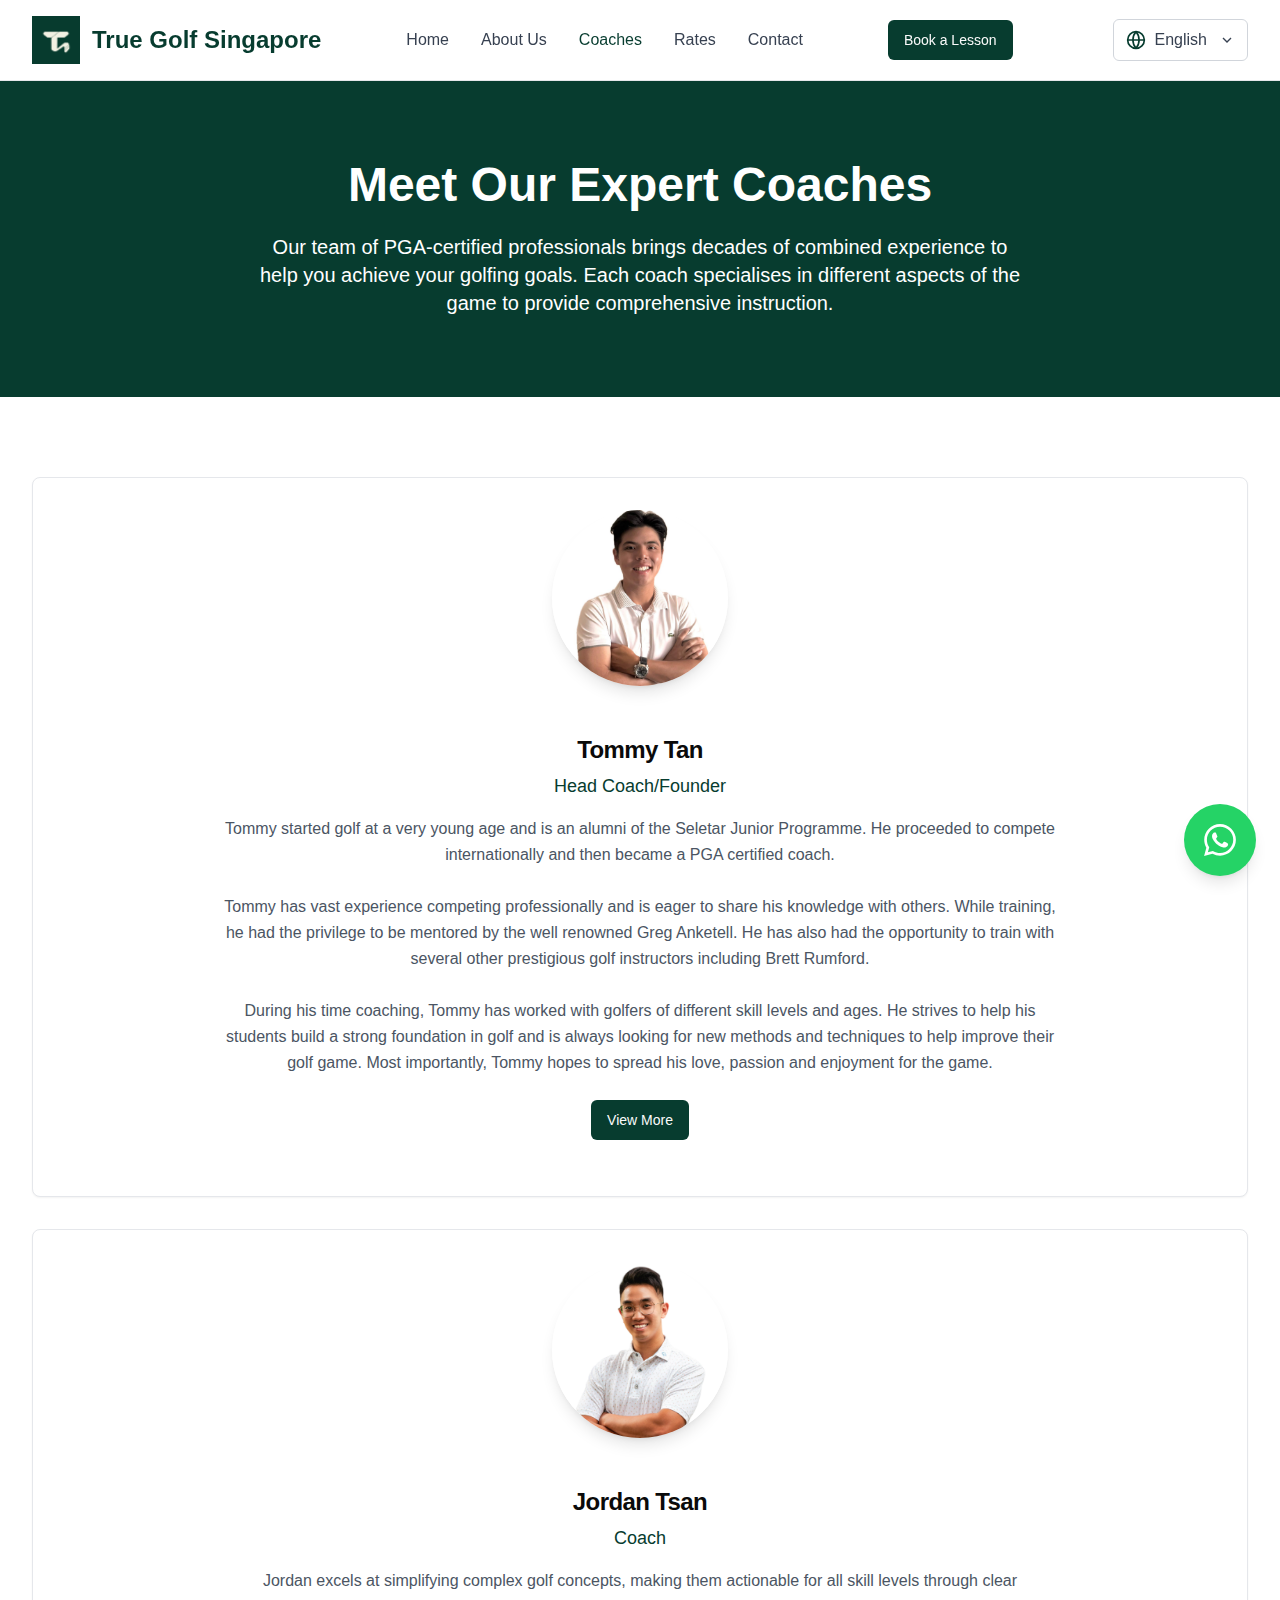
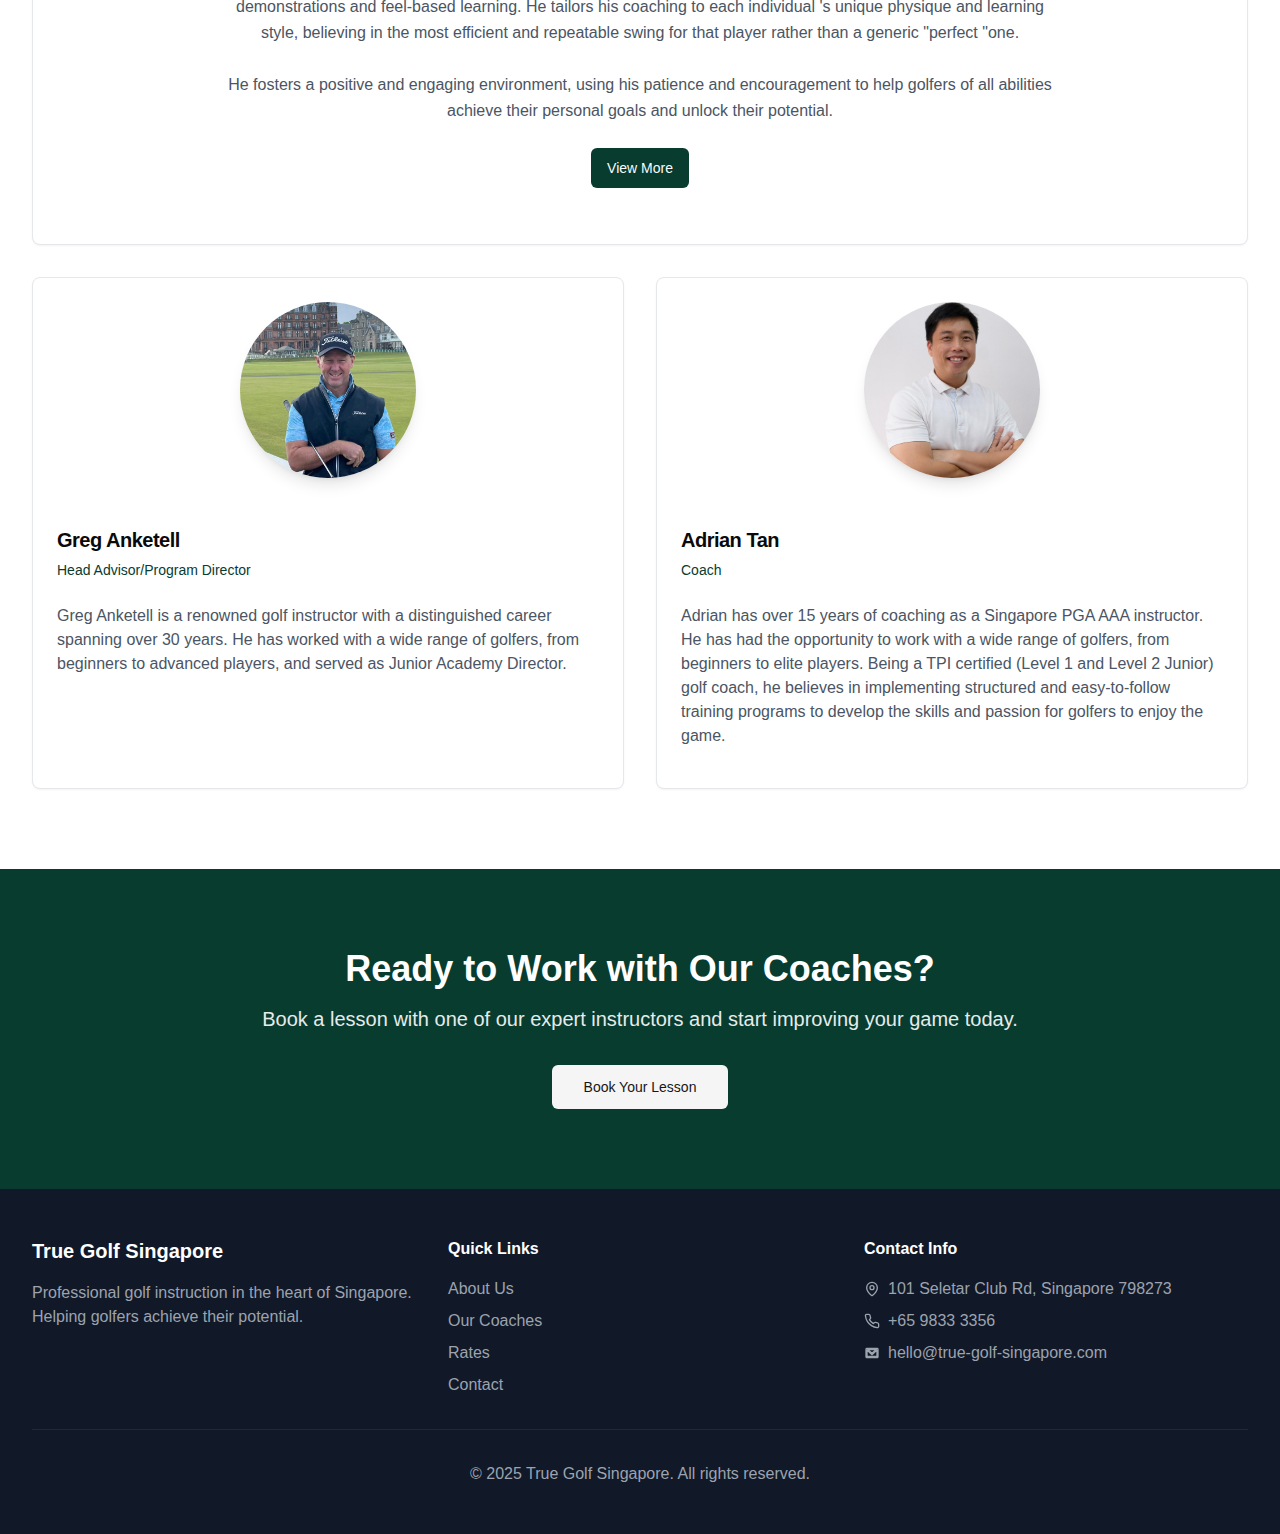
<file: src/coaches.html>
<!DOCTYPE html>
<html lang="en">

<meta http-equiv="content-type" content="text/html;charset=utf-8" />

<head>
    <link rel="apple-touch-icon" sizes="180x180" href="images/apple-touch-icon.png">
    <link rel="icon" type="image/png" sizes="32x32" href="images/favicon-32x32.png">
    <link rel="icon" type="image/png" sizes="16x16" href="images/favicon-16x16.png">
    <link rel="manifest" href="images/site.webmanifest">
    <meta charSet="utf-8" />
    <meta name="viewport" content="width=device-width, initial-scale=1" />
    <link rel="preload" as="image" href="images/new-logo.png" />
    <link rel="preload" as="image" href="images/coach-tommy-tan.jpg" />
    <link rel="preload" as="image" href="images/coach-jorden-tsan.jpg" />
    <link rel="preload" as="image" href="images/coach-greg-anketell.jpg" />
    <link rel="preload" as="image" href="images/coach-adrian-tan.jpg" />
    <link rel="preload" as="image" href="images/whatsapp-icon-white.svg" />
    <link href="merged-output.css" rel="stylesheet">
    <title>True Golf Singapore</title>
    <meta name="description" content="Created with v0" />
    <meta name="generator" content="v0.dev" />

</head>

<body>
    <div class="min-h-screen">
        <nav class="border-b bg-white/95 backdrop-blur supports-[backdrop-filter]:bg-white/60 sticky top-0 z-50">
            <div class="container mx-auto px-4 sm:px-6 lg:px-8">
                <div class="flex justify-between items-center py-4">
                    <a class="flex items-center gap-3" href="index.html">
                        <img src="images/new-logo.png" alt="True Golf Singapore" class="h-12 w-12" />
                        <span class="text-2xl font-bold text-[#073c2f]">True Golf Singapore</span>
                    </a>
                    <div class="hidden md:flex space-x-8">
                        <a class="transition-colors text-gray-700 hover:text-[#073c2f]" href="index.html">Home</a>
                        <a class="transition-colors text-gray-700 hover:text-[#073c2f]" href="about.html">About Us</a>
                        <a class="transition-colors text-[#073c2f] font-medium" href="coaches.html">Coaches</a>
                        <a class="transition-colors text-gray-700 hover:text-[#073c2f]" href="rates.html">Rates</a>
                        <a class="transition-colors text-gray-700 hover:text-[#073c2f]" href="contact.html">Contact</a>
                    </div>
                    <div class="hidden md:block">
                        <a class="inline-flex items-center justify-center gap-2 whitespace-nowrap rounded-md text-sm font-medium ring-offset-background transition-colors focus-visible:outline-none focus-visible:ring-2 focus-visible:ring-ring focus-visible:ring-offset-2 disabled:pointer-events-none disabled:opacity-50 [&amp;_svg]:pointer-events-none [&amp;_svg]:size-4 [&amp;_svg]:shrink-0 text-primary-foreground h-10 px-4 py-2 bg-[#073c2f] hover:bg-[#073c2f]/90"
                            href="contact.html">Book a Lesson</a>
                    </div>
                    <!-- Language Toggle -->
                    <div class="relative ml-4">
                        <button id="lang-toggle-btn"
                            class="flex items-center gap-2 px-3 py-2 rounded-md border border-gray-300 bg-white text-gray-700 hover:bg-gray-50 transition-colors font-medium focus:outline-none focus:ring-2 focus:ring-[#073c2f]"
                            aria-haspopup="true" aria-expanded="false">
                            <svg xmlns="http://www.w3.org/2000/svg" class="h-5 w-5 text-[#073c2f]" fill="none"
                                viewBox="0 0 24 24" stroke="currentColor">
                                <circle cx="12" cy="12" r="10" stroke-width="2" />
                                <path d="M2 12h20M12 2a15.3 15.3 0 0 1 0 20M12 2a15.3 15.3 0 0 0 0 20"
                                    stroke-width="2" />
                            </svg>
                            <span id="current-lang">English</span>
                            <svg class="h-4 w-4 ml-1" fill="none" stroke="currentColor" stroke-width="2"
                                viewBox="0 0 24 24">
                                <path d="M6 9l6 6 6-6" />
                            </svg>
                        </button>
                        <div id="lang-dropdown"
                            class="absolute right-0 mt-2 w-48 bg-white border border-gray-200 rounded-lg shadow-lg z-50 hidden">
                            <a href="coaches.html" class="block px-4 py-2 text-gray-700 hover:bg-gray-100">English</a>
                            <a href="coaches/zh.html" class="block px-4 py-2 text-gray-700 hover:bg-gray-100">简体中文</a>
                            <a href="#" class="block px-4 py-2 text-gray-700 hover:bg-gray-100">Bahasa Malaysia</a>
                        </div>
                    </div>
                    <button
                        class="md:hidden p-2 rounded-md text-gray-700 hover:text-[#073c2f] hover:bg-gray-100 transition-colors"
                        aria-label="Toggle menu">
                        <svg xmlns="http://www.w3.org/2000/svg" width="24" height="24" viewBox="0 0 24 24" fill="none"
                            stroke="currentColor" stroke-width="2" stroke-linecap="round" stroke-linejoin="round"
                            class="lucide lucide-menu h-6 w-6">
                            <line x1="4" x2="20" y1="12" y2="12"></line>
                            <line x1="4" x2="20" y1="6" y2="6"></line>
                            <line x1="4" x2="20" y1="18" y2="18"></line>
                        </svg>
                    </button>
                </div>
            </div>
        </nav>
        <section class="bg-[#073c2f] py-20">
            <div class="container mx-auto px-4 sm:px-6 lg:px-8">
                <div class="text-center">
                    <h1 class="text-4xl md:text-5xl font-bold text-white mb-6">Meet Our Expert Coaches</h1>
                    <p class="text-xl text-white max-w-3xl mx-auto">Our team of PGA-certified professionals brings
                        decades of combined experience to help you achieve your golfing goals. Each coach specialises in
                        different aspects of the game to provide comprehensive instruction.</p>
                </div>
            </div>
        </section>
        <section class="py-20 bg-white">
            <div class="container mx-auto px-4 sm:px-6 lg:px-8">
                <div class="space-y-8">
                    <div
                        class="rounded-lg border bg-card text-card-foreground shadow-sm overflow-hidden hover:shadow-lg transition-shadow">
                        <div class="flex flex-col items-center text-center p-8">
                            <img src="images/coach-tommy-tan.jpg" alt="Tommy Tan"
                                class="w-44 h-44 rounded-full object-cover shadow-lg mb-6"
                                style="object-position:center 40%" />
                            <div class="flex flex-col space-y-1.5 p-6 text-center pb-4">
                                <div class="font-semibold tracking-tight text-2xl">Tommy Tan</div>
                                <div class="text-[#073c2f] font-medium text-lg">Head Coach/Founder</div>
                            </div>
                            <div class="p-6 pt-0 max-w-4xl">
                                <p class="text-gray-600 leading-relaxed mb-6">
                                    Tommy started golf at a very young age and is an alumni of the Seletar Junior
                                    Programme. He proceeded to compete internationally and then became a PGA certified
                                    coach.<br />
                                    <br />
                                    Tommy has vast experience competing professionally and is eager to share his
                                    knowledge with others. While training, he had the privilege to be mentored by the
                                    well renowned Greg Anketell. He has also had the opportunity to train with several
                                    other prestigious golf instructors including Brett Rumford.<br />
                                    <br />During his time coaching, Tommy has worked with golfers of different skill
                                    levels and ages. He strives to help his students build a strong foundation in golf
                                    and is always looking for new methods and techniques to help improve their golf
                                    game. Most importantly, Tommy hopes to spread his love, passion and enjoyment for
                                    the game.
                                </p>
                                <a class="inline-flex items-center justify-center gap-2 whitespace-nowrap rounded-md text-sm font-medium ring-offset-background transition-colors focus-visible:outline-none focus-visible:ring-2 focus-visible:ring-ring focus-visible:ring-offset-2 disabled:pointer-events-none disabled:opacity-50 [&amp;_svg]:pointer-events-none [&amp;_svg]:size-4 [&amp;_svg]:shrink-0 text-primary-foreground h-10 px-4 py-2 bg-[#073c2f] hover:bg-[#073c2f]/90"
                                    href="coaches/tommy-tan.html">View More</a>
                            </div>
                        </div>
                    </div>
                    <div
                        class="rounded-lg border bg-card text-card-foreground shadow-sm overflow-hidden hover:shadow-lg transition-shadow">
                        <div class="flex flex-col items-center text-center p-8">
                            <img src="images/coach-jorden-tsan.jpg" alt="Jordan Tsan"
                                class="w-44 h-44 rounded-full object-cover shadow-lg mb-6" />
                            <div class="flex flex-col space-y-1.5 p-6 text-center pb-4">
                                <div class="font-semibold tracking-tight text-2xl">Jordan Tsan</div>
                                <div class="text-[#073c2f] font-medium text-lg">Coach</div>
                            </div>
                            <div class="p-6 pt-0 max-w-4xl">
                                <p class="text-gray-600 leading-relaxed mb-6">
                                    Jordan excels at simplifying complex golf concepts, making them actionable for all
                                    skill levels through clear demonstrations and feel-based learning. He tailors his
                                    coaching to each individual &#x27;s unique physique and learning style, believing in
                                    the most efficient and repeatable swing for that player rather than a generic
                                    &quot;perfect &quot;one.<br />
                                    <br />He fosters a positive and engaging environment, using his patience and
                                    encouragement to help golfers of all abilities achieve their personal goals and
                                    unlock their potential.
                                </p>
                                <a class="inline-flex items-center justify-center gap-2 whitespace-nowrap rounded-md text-sm font-medium ring-offset-background transition-colors focus-visible:outline-none focus-visible:ring-2 focus-visible:ring-ring focus-visible:ring-offset-2 disabled:pointer-events-none disabled:opacity-50 [&amp;_svg]:pointer-events-none [&amp;_svg]:size-4 [&amp;_svg]:shrink-0 text-primary-foreground h-10 px-4 py-2 bg-[#073c2f] hover:bg-[#073c2f]/90"
                                    href="coaches/jordan-tsan.html">View More</a>
                            </div>
                        </div>
                    </div>
                    <div class="grid md:grid-cols-2 gap-8">
                        <div
                            class="rounded-lg border bg-card text-card-foreground shadow-sm overflow-hidden hover:shadow-lg transition-shadow">
                            <div class="md:flex md:flex-col">
                                <div class="flex justify-center items-center p-6">
                                    <img src="images/coach-greg-anketell.jpg" alt="Greg Anketell"
                                        class="w-44 h-44 rounded-full object-cover shadow-lg" />
                                </div>
                                <div>
                                    <div class="flex flex-col space-y-1.5 p-6">
                                        <div class="font-semibold tracking-tight text-xl">Greg Anketell</div>
                                        <div class="text-sm text-[#073c2f] font-medium">Head Advisor/Program Director
                                        </div>
                                    </div>
                                    <div class="p-6 pt-0">
                                        <p class="text-gray-600 mb-4">Greg Anketell is a renowned golf instructor with a
                                            distinguished career spanning over 30 years. He has worked with a wide range
                                            of golfers, from beginners to advanced players, and served as Junior Academy
                                            Director.</p>
                                    </div>
                                </div>
                            </div>
                        </div>
                        <div
                            class="rounded-lg border bg-card text-card-foreground shadow-sm overflow-hidden hover:shadow-lg transition-shadow">
                            <div class="md:flex md:flex-col">
                                <div class="flex justify-center items-center p-6">
                                    <img src="images/coach-adrian-tan.jpg" alt="Adrian Tan"
                                        class="w-44 h-44 rounded-full object-cover shadow-lg"
                                        style="object-position:center 35%" />
                                </div>
                                <div>
                                    <div class="flex flex-col space-y-1.5 p-6">
                                        <div class="font-semibold tracking-tight text-xl">Adrian Tan</div>
                                        <div class="text-sm text-[#073c2f] font-medium">Coach</div>
                                    </div>
                                    <div class="p-6 pt-0">
                                        <p class="text-gray-600 mb-4">Adrian has over 15 years of coaching as a
                                            Singapore PGA AAA instructor. He has had the opportunity to work with a wide
                                            range of golfers, from beginners to elite players. Being a TPI certified
                                            (Level 1 and Level 2 Junior) golf coach, he believes in implementing
                                            structured and easy-to-follow training programs to develop the skills and
                                            passion for golfers to enjoy the game.</p>
                                    </div>
                                </div>
                            </div>
                        </div>
                    </div>
                </div>
            </div>
        </section>
        <section class="py-20 bg-[#073c2f] text-white">
            <div class="container mx-auto px-4 sm:px-6 lg:px-8 text-center">
                <h2 class="text-3xl md:text-4xl font-bold mb-4">Ready to Work with Our Coaches?</h2>
                <p class="text-xl mb-8 opacity-90">Book a lesson with one of our expert instructors and start improving
                    your game today.</p>
                <a class="inline-flex items-center justify-center gap-2 whitespace-nowrap text-sm font-medium ring-offset-background transition-colors focus-visible:outline-none focus-visible:ring-2 focus-visible:ring-ring focus-visible:ring-offset-2 disabled:pointer-events-none disabled:opacity-50 [&amp;_svg]:pointer-events-none [&amp;_svg]:size-4 [&amp;_svg]:shrink-0 bg-secondary text-secondary-foreground hover:bg-secondary/80 h-11 rounded-md px-8"
                    href="contact.html">Book Your Lesson</a>
            </div>
        </section>
        <footer class="bg-gray-900 text-white py-12">
            <div class="container mx-auto px-4 sm:px-6 lg:px-8">
                <div class="grid md:grid-cols-3 gap-8">
                    <div>
                        <h3 class="text-xl font-bold mb-4">True Golf Singapore</h3>
                        <p class="text-gray-400">Professional golf instruction in the heart of Singapore. Helping
                            golfers achieve their potential.</p>
                    </div>
                    <div>
                        <h4 class="font-semibold mb-4">Quick Links</h4>
                        <div class="space-y-2">
                            <a class="block text-gray-400 hover:text-white transition-colors" href="about.html">About
                                Us</a>
                            <a class="block text-gray-400 hover:text-white transition-colors" href="coaches.html">Our
                                Coaches</a>
                            <a class="block text-gray-400 hover:text-white transition-colors"
                                href="rates.html">Rates</a>
                            <a class="block text-gray-400 hover:text-white transition-colors"
                                href="contact.html">Contact</a>
                        </div>
                    </div>
                    <div>
                        <h4 class="font-semibold mb-4">Contact Info</h4>
                        <div class="space-y-2 text-gray-400">
                            <div class="flex items-center gap-2">
                                <svg xmlns="http://www.w3.org/2000/svg" width="24" height="24" viewBox="0 0 24 24"
                                    fill="none" stroke="currentColor" stroke-width="2" stroke-linecap="round"
                                    stroke-linejoin="round" class="lucide lucide-map-pin h-4 w-4">
                                    <path
                                        d="M20 10c0 4.993-5.539 10.193-7.399 11.799a1 1 0 0 1-1.202 0C9.539 20.193 4 14.993 4 10a8 8 0 0 1 16 0">
                                    </path>
                                    <circle cx="12" cy="10" r="3"></circle>
                                </svg>
                                <span>101 Seletar Club Rd, Singapore 798273</span>
                            </div>
                            <div class="flex items-center gap-2">
                                <svg xmlns="http://www.w3.org/2000/svg" width="24" height="24" viewBox="0 0 24 24"
                                    fill="none" stroke="currentColor" stroke-width="2" stroke-linecap="round"
                                    stroke-linejoin="round" class="lucide lucide-phone h-4 w-4">
                                    <path
                                        d="M22 16.92v3a2 2 0 0 1-2.18 2 19.79 19.79 0 0 1-8.63-3.07 19.5 19.5 0 0 1-6-6 19.79 19.79 0 0 1-3.07-8.67A2 2 0 0 1 4.11 2h3a2 2 0 0 1 2 1.72 12.84 12.84 0 0 0 .7 2.81 2 2 0 0 1-.45 2.11L8.09 9.91a16 16 0 0 0 6 6l1.27-1.27a2 2 0 0 1 2.11-.45 12.84 12.84 0 0 0 2.81.7A2 2 0 0 1 22 16.92z">
                                    </path>
                                </svg>
                                <span>+65 9833 3356</span>
                            </div>
                            <div class="flex items-center gap-2">
                                <svg xmlns="http://www.w3.org/2000/svg" width="24" height="24" viewBox="0 0 24 24"
                                    fill="none" stroke="currentColor" stroke-width="2" stroke-linecap="round"
                                    stroke-linejoin="round" class="lucide lucide-e-mail h-4 w-4">
                                    <path
                                        d="M3.75 5.25L3 6V18L3.75 18.75H20.25L21 18V6L20.25 5.25H3.75ZM4.5 7.6955V17.25H19.5V7.69525L11.9999 14.5136L4.5 7.6955ZM18.3099 6.75H5.68986L11.9999 12.4864L18.3099 6.75Z" />
                                </svg>
                                <span>hello@true-golf-singapore.com</span>
                            </div>
                        </div>
                    </div>
                </div>
                <div class="border-t border-gray-800 mt-8 pt-8 text-center text-gray-400">
                    <p>© 2025 True Golf Singapore. All rights reserved.</p>
                </div>
            </div>
        </footer>
        <!-- Mobile Menu -->
        <div id="mobile-menu" class="fixed top-0 left-0 right-0 z-50 md:hidden hidden"
            style="background: rgba(255,255,255,0.97);">
            <div class="w-full bg-white rounded-b-lg shadow-lg flex flex-col px-4 pb-4 pt-2">
                <div class="flex items-center justify-between px-2 py-5 border-b">
                    <a class="flex items-center gap-3" href="coaches.html">
                        <img src="images/new-logo.png" alt="True Golf Singapore" class="h-10 w-10" />
                        <span class="text-2xl font-bold text-[#073c2f]">True Golf Singapore</span>
                    </a>
                    <button id="close-mobile-menu"
                        class="p-2 rounded-md text-gray-700 hover:text-[#073c2f] hover:bg-gray-100 transition-colors"
                        aria-label="Close menu">
                        <svg xmlns="http://www.w3.org/2000/svg" width="28" height="28" fill="none" viewBox="0 0 24 24"
                            stroke="currentColor" stroke-width="2">
                            <line x1="18" y1="6" x2="6" y2="18" />
                            <line x1="6" y1="6" x2="18" y2="18" />
                        </svg>
                    </button>
                </div>
                <nav class="flex flex-col gap-1 mt-2">
                    <a class="block px-3 py-2 rounded-md text-base font-medium transition-colors text-gray-700 hover:text-[#073c2f] hover:bg-gray-50"
                        href="index.html">Home</a>
                    <a class="block px-3 py-2 rounded-md text-base font-medium transition-colors text-gray-700 hover:text-[#073c2f] hover:bg-gray-50"
                        href="about.html">About Us</a>
                    <a class="block px-3 py-2 rounded-md text-base font-medium transition-colors text-[#073c2f] bg-green-50"
                        href="coaches.html">Coaches</a>
                    <a class="block px-3 py-2 rounded-md text-base font-medium transition-colors text-gray-700 hover:text-[#073c2f] hover:bg-gray-50"
                        href="rates.html">Rates</a>
                    <a class="block px-3 py-2 rounded-md text-base font-medium transition-colors text-gray-700 hover:text-[#073c2f] hover:bg-gray-50"
                        href="contact.html">Contact</a>
                    <div class="px-3 py-2">
                        <a class="inline-flex items-center justify-center gap-2 whitespace-nowrap rounded-md text-sm font-medium ring-offset-background transition-colors focus-visible:outline-none focus-visible:ring-2 focus-visible:ring-ring focus-visible:ring-offset-2 disabled:pointer-events-none disabled:opacity-50 [&_svg]:pointer-events-none [&_svg]:size-4 [&_svg]:shrink-0 text-primary-foreground h-10 px-4 py-2 w-full bg-[#073c2f] hover:bg-[#073c2f]/90"
                            href="contact.html">Book a Lesson</a>
                    </div>
                </nav>
            </div>
        </div>
        <a href="https://wa.me/6598333356" target="_blank" rel="noopener noreferrer"
            class="fixed bottom-6 right-6 z-50 bg-[#25D366] hover:bg-[#20b858] rounded-full p-3 shadow-lg hover:shadow-xl transition-all duration-300 hover:scale-110 group"
            aria-label="Contact us on WhatsApp">
            <div class="w-12 h-12 flex items-center justify-center">
                <img src="images/whatsapp-icon-white.svg" alt="WhatsApp" class="w-8 h-8" />
            </div>
            <div
                class="absolute right-full mr-3 top-1/2 transform -translate-y-1/2 bg-gray-800 text-white px-3 py-2 rounded-lg text-sm whitespace-nowrap opacity-0 group-hover:opacity-100 transition-opacity duration-300 pointer-events-none">
                Chat with us on WhatsApp<div
                    class="absolute left-full top-1/2 transform -translate-y-1/2 border-4 border-transparent border-l-gray-800">
                </div>
            </div>
        </a>
        <script>
            const btn = document.querySelector('.md\\:hidden[aria-label="Toggle menu"]');
            const menu = document.getElementById('mobile-menu');
            const closeBtn = document.getElementById('close-mobile-menu');
            btn.addEventListener('click', () => {
                menu.classList.remove('hidden');
            });
            closeBtn.addEventListener('click', () => {
                menu.classList.add('hidden');
            });
            // Language Toggle
            const langBtn = document.getElementById('lang-toggle-btn');
            const langDropdown = document.getElementById('lang-dropdown');
            langBtn.addEventListener('click', function (e) {
                e.stopPropagation();
                langDropdown.classList.toggle('hidden');
                langBtn.setAttribute('aria-expanded', langDropdown.classList.contains('hidden') ? 'false' : 'true');
            });
            document.addEventListener('click', function (e) {
                if (!langDropdown.classList.contains('hidden')) {
                    langDropdown.classList.add('hidden');
                    langBtn.setAttribute('aria-expanded', 'false');
                }
            });
            langDropdown.addEventListener('click', function (e) {
                e.stopPropagation();
            });
        </script>
    </div>
</body>

</html>
</file>
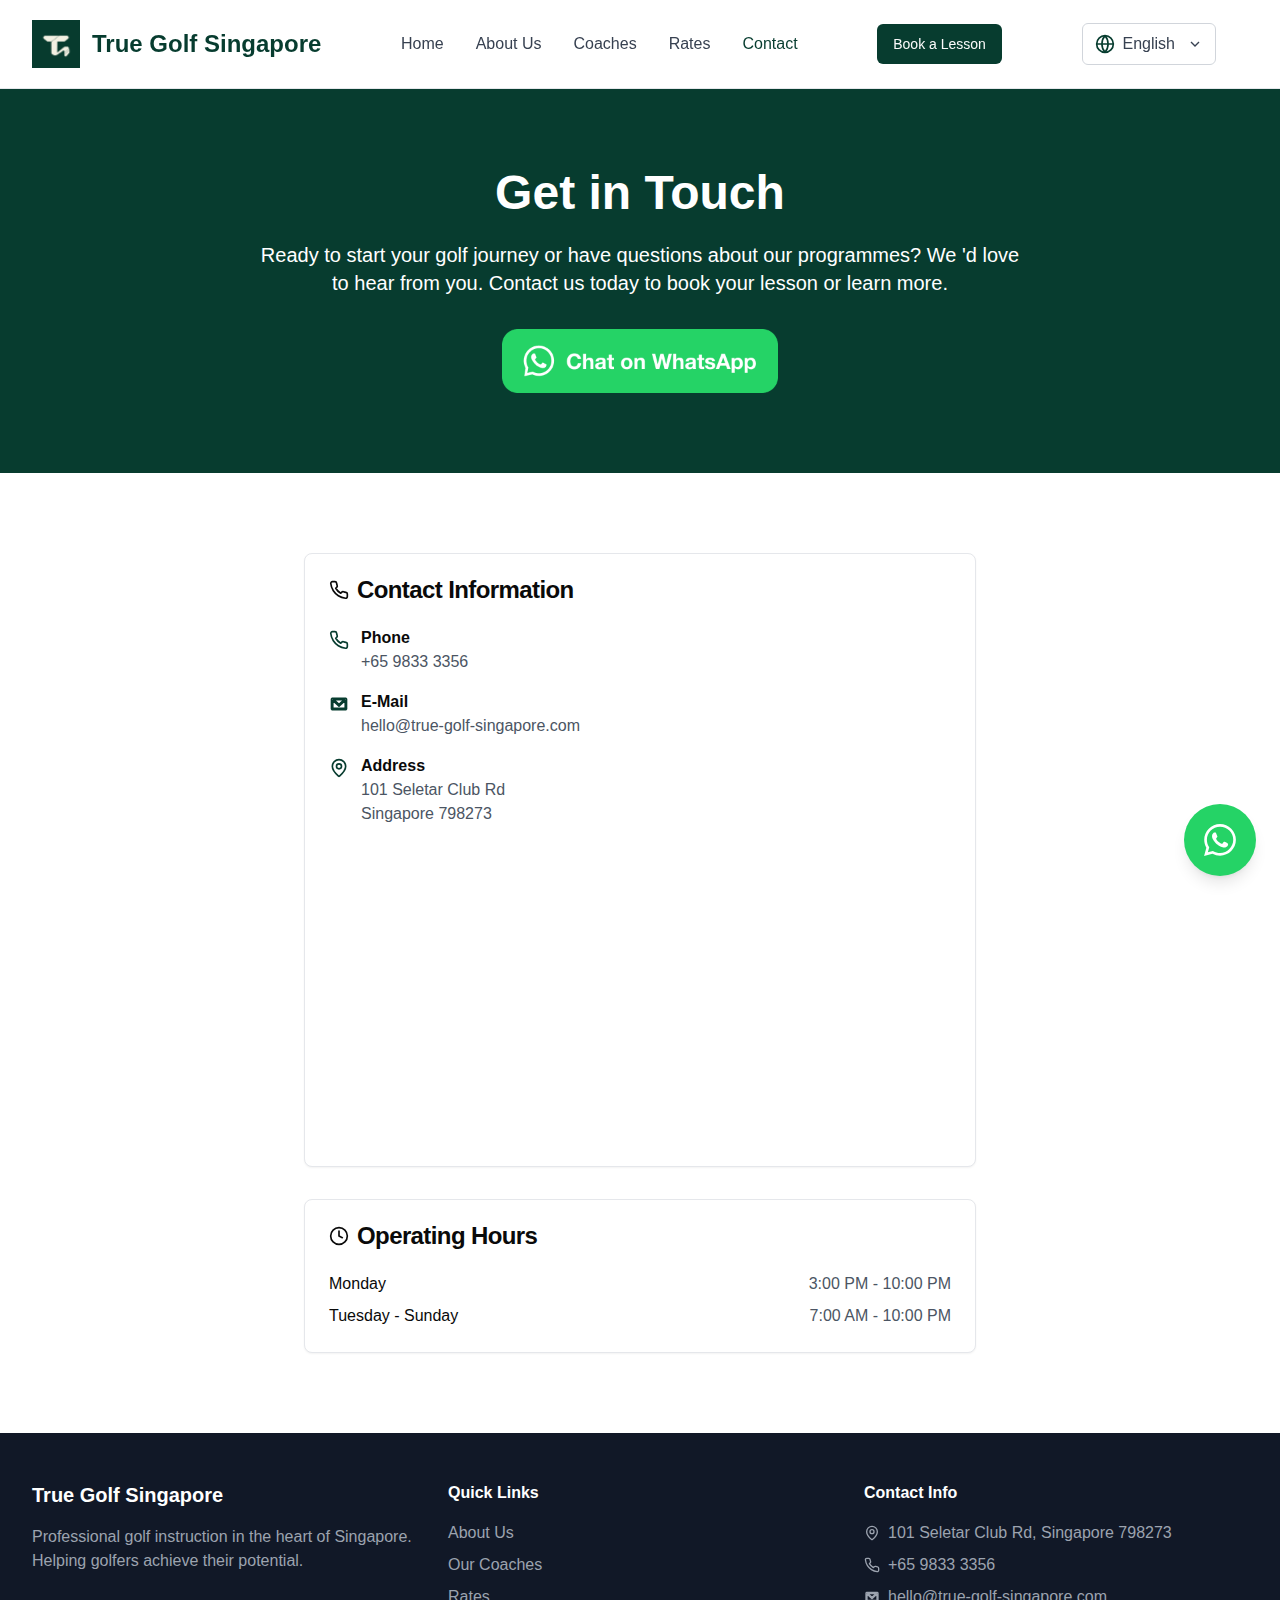
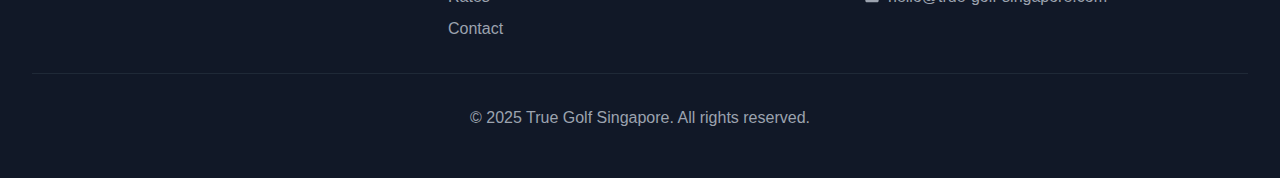
<file: src/contact.html>
<!DOCTYPE html>
<html lang="en">
<meta charset="utf-8">

<head>
    <link rel="apple-touch-icon" sizes="180x180" href="images/apple-touch-icon.png">
    <link rel="icon" type="image/png" sizes="32x32" href="images/favicon-32x32.png">
    <link rel="icon" type="image/png" sizes="16x16" href="images/favicon-16x16.png">
    <link rel="manifest" href="images/site.webmanifest">
    <meta name="viewport" content="width=device-width, initial-scale=1" />
    <link rel="preload" as="image" href="images/new-logo.png" />
    <link rel="preload" as="image" href="images/whatsapp-button.png" />
    <link rel="preload" as="image" href="images/whatsapp-icon-white.svg" />
    <link href="merged-output.css" rel="stylesheet">

    <title>True Golf Singapore</title>

    <meta property="og:image" content="images/new-logo.png">
    <meta property="og:image:type" content="image/png">
    <meta property="og:image:width" content="1563">
    <meta property="og:image:height" content="1563">
    <meta property="og:description" content="True Golf Singapore offers professional golf instruction with certified coaches. From beginners to advanced players, we help you achieve your golfing goals with personalised training programs.">

</head>

<body>
    <div class="min-h-screen">
        <nav class="border-b bg-white/95 backdrop-blur supports-[backdrop-filter]:bg-white/60 sticky top-0 z-50">
            <div class="container mx-auto px-4 sm:px-6 lg:px-8">
                <div class="flex justify-between items-center py-4">
                    <a class="flex items-center gap-3" href="index.html">
                        <img src="images/new-logo.png" alt="True Golf Singapore" class="h-12 w-12" />
                        <span class="text-2xl font-bold text-[#073c2f]">True Golf Singapore</span>
                    </a>
                    <div class="hidden lg:flex space-x-8 p-4">
                        <a class="transition-colors text-gray-700 hover:text-[#073c2f]" href="index.html">Home</a>
                        <a class="transition-colors text-gray-700 hover:text-[#073c2f]" href="about.html">About Us</a>
                        <a class="transition-colors text-gray-700 hover:text-[#073c2f]" href="coaches.html">Coaches</a>
                        <a class="transition-colors text-gray-700 hover:text-[#073c2f]" href="rates.html">Rates</a>
                        <a class="transition-colors text-[#073c2f] font-medium" href="contact.html">Contact</a>
                    </div>
                    <div class="hidden md:block">
                        <a class="inline-flex items-center justify-center gap-2 whitespace-nowrap rounded-md text-sm font-medium ring-offset-background transition-colors focus-visible:outline-none focus-visible:ring-2 focus-visible:ring-ring focus-visible:ring-offset-2 disabled:pointer-events-none disabled:opacity-50 [&amp;_svg]:pointer-events-none [&amp;_svg]:size-4 [&amp;_svg]:shrink-0 text-primary-foreground h-10 px-4 py-2 bg-[#073c2f] hover:bg-[#073c2f]/90"
                            href="contact.html">Book a Lesson</a>
                    </div>
                    <!-- Language Toggle -->
                    <div class="relative ml-4 mr-2 md:mr-8">
                        <button id="lang-toggle-btn"
                            class="flex items-center gap-2 px-3 py-2 rounded-md border border-gray-300 bg-white text-gray-700 hover:bg-gray-50 transition-colors font-medium focus:outline-none focus:ring-2 focus:ring-[#073c2f]"
                            aria-haspopup="true" aria-expanded="false">
                            <svg xmlns="http://www.w3.org/2000/svg" class="h-5 w-5 text-[#073c2f]" fill="none"
                                viewBox="0 0 24 24" stroke="currentColor">
                                <circle cx="12" cy="12" r="10" stroke-width="2" />
                                <path d="M2 12h20M12 2a15.3 15.3 0 0 1 0 20M12 2a15.3 15.3 0 0 0 0 20"
                                    stroke-width="2" />
                            </svg>
                            <span id="current-lang">English</span>
                            <svg class="h-4 w-4 ml-1" fill="none" stroke="currentColor" stroke-width="2"
                                viewBox="0 0 24 24">
                                <path d="M6 9l6 6 6-6" />
                            </svg>
                        </button>
                        <div id="lang-dropdown"
                            class="absolute right-0 mt-2 w-48 bg-white border border-gray-200 rounded-lg shadow-lg z-50 hidden">
                            <a href="contact.html" class="block px-4 py-2 text-gray-700 hover:bg-gray-100">English</a>
                            <a href="contact/zh.html" class="block px-4 py-2 text-gray-700 hover:bg-gray-100">简体中文</a>
                            <a href="#" class="block px-4 py-2 text-gray-700 hover:bg-gray-100">Bahasa Malaysia</a>
                        </div>
                    </div>
                    <button
                        class="lg:hidden p-2 rounded-lg text-gray-700 hover:text-[#073c2f] hover:bg-gray-100 transition-colors md:absolute md:right-2"
                        aria-label="Toggle menu">
                        <svg xmlns="http://www.w3.org/2000/svg" width="24" height="24" viewBox="0 0 24 24" fill="none"
                            stroke="currentColor" stroke-width="2" stroke-linecap="round" stroke-linejoin="round"
                            class="lucide lucide-menu h-6 w-6">
                            <line x1="4" x2="20" y1="12" y2="12"></line>
                            <line x1="4" x2="20" y1="6" y2="6"></line>
                            <line x1="4" x2="20" y1="18" y2="18"></line>
                        </svg>
                    </button>
                </div>
            </div>
        </nav>
        <section class="bg-[#073c2f] py-20">
            <div class="container mx-auto px-4 sm:px-6 lg:px-8">
                <div class="text-center">
                    <h1 class="text-4xl md:text-5xl font-bold text-white mb-6">Get in Touch</h1>
                    <p class="text-xl text-white max-w-3xl mx-auto">Ready to start your golf journey or have questions
                        about our programmes? We &#x27;d love to hear from you. Contact us today to book your lesson or
                        learn more.</p>
                    <div class="flex justify-center mt-8">
                        <a href="https://wa.me/6598333356" target="_blank" rel="noopener noreferrer"
                            class="inline-block hover:scale-105 transition-transform">
                            <img src="images/whatsapp-button.png" alt="Chat on WhatsApp" class="h-16 w-auto" />
                        </a>
                    </div>
                </div>
            </div>
        </section>
        <section class="py-20 bg-white">
            <div class="container mx-auto px-4 sm:px-6 lg:px-8">
                <div class="max-w-2xl mx-auto">
                    <div class="space-y-8">
                        <div class="rounded-lg border bg-card text-card-foreground shadow-sm">
                            <div class="flex flex-col space-y-1.5 p-6">
                                <div class="text-2xl font-semibold leading-none tracking-tight flex items-center gap-2">
                                    <svg xmlns="http://www.w3.org/2000/svg" width="24" height="24" viewBox="0 0 24 24"
                                        fill="none" stroke="currentColor" stroke-width="2" stroke-linecap="round"
                                        stroke-linejoin="round" class="lucide lucide-phone h-5 w-5">
                                        <path
                                            d="M22 16.92v3a2 2 0 0 1-2.18 2 19.79 19.79 0 0 1-8.63-3.07 19.5 19.5 0 0 1-6-6 19.79 19.79 0 0 1-3.07-8.67A2 2 0 0 1 4.11 2h3a2 2 0 0 1 2 1.72 12.84 12.84 0 0 0 .7 2.81 2 2 0 0 1-.45 2.11L8.09 9.91a16 16 0 0 0 6 6l1.27-1.27a2 2 0 0 1 2.11-.45 12.84 12.84 0 0 0 2.81.7A2 2 0 0 1 22 16.92z">
                                        </path>
                                    </svg>
                                    Contact Information
                                </div>
                            </div>
                            <div class="p-6 pt-0 space-y-4">
                                <div class="flex items-start gap-3">
                                    <svg xmlns="http://www.w3.org/2000/svg" width="24" height="24" viewBox="0 0 24 24"
                                        fill="none" stroke="currentColor" stroke-width="2" stroke-linecap="round"
                                        stroke-linejoin="round" class="lucide lucide-phone h-5 w-5 text-[#073c2f] mt-1">
                                        <path
                                            d="M22 16.92v3a2 2 0 0 1-2.18 2 19.79 19.79 0 0 1-8.63-3.07 19.5 19.5 0 0 1-6-6 19.79 19.79 0 0 1-3.07-8.67A2 2 0 0 1 4.11 2h3a2 2 0 0 1 2 1.72 12.84 12.84 0 0 0 .7 2.81 2 2 0 0 1-.45 2.11L8.09 9.91a16 16 0 0 0 6 6l1.27-1.27a2 2 0 0 1 2.11-.45 12.84 12.84 0 0 0 2.81.7A2 2 0 0 1 22 16.92z">
                                        </path>
                                    </svg>
                                    <div>
                                        <h4 class="font-semibold">Phone</h4>
                                        <p class="text-gray-600">+65 9833 3356</p>
                                    </div>
                                </div>
                                <div class="flex items-start gap-3">
                                    <svg xmlns="http://www.w3.org/2000/svg" width="24" height="24" viewBox="0 0 24 24"
                                        fill="none" stroke="currentColor" stroke-width="2" stroke-linecap="round"
                                        stroke-linejoin="round"
                                        class="lucide lucide-e-mail h-5 w-5 text-[#073c2f] mt-1">
                                        <path
                                            d="M3.75 5.25L3 6V18L3.75 18.75H20.25L21 18V6L20.25 5.25H3.75ZM4.5 7.6955V17.25H19.5V7.69525L11.9999 14.5136L4.5 7.6955ZM18.3099 6.75H5.68986L11.9999 12.4864L18.3099 6.75Z" />
                                    </svg>
                                    <div>
                                        <h4 class="font-semibold">E-Mail</h4>
                                        <p class="text-gray-600">hello@true-golf-singapore.com</p>
                                    </div>
                                </div>
                                <div class="flex items-start gap-3">
                                    <svg xmlns="http://www.w3.org/2000/svg" width="24" height="24" viewBox="0 0 24 24"
                                        fill="none" stroke="currentColor" stroke-width="2" stroke-linecap="round"
                                        stroke-linejoin="round"
                                        class="lucide lucide-map-pin h-5 w-5 text-[#073c2f] mt-1">
                                        <path
                                            d="M20 10c0 4.993-5.539 10.193-7.399 11.799a1 1 0 0 1-1.202 0C9.539 20.193 4 14.993 4 10a8 8 0 0 1 16 0">
                                        </path>
                                        <circle cx="12" cy="10" r="3"></circle>
                                    </svg>
                                    <div>
                                        <h4 class="font-semibold">Address</h4>
                                        <p class="text-gray-600">
                                            101 Seletar Club Rd<br />Singapore 798273
                                        </p>
                                    </div>
                                </div>
                                <div class="mt-6">
                                    <iframe
                                        src="https://www.google.com/maps/embed?pb=!1m18!1m12!1m3!1d7977.221675120395!2d103.858132!3d1.4096539!2m3!1f0!2f0!3f0!3m2!1i1024!2i768!4f13.1!3m3!1m2!1s0x31da142fbf39d50b%3A0x18aa8af1884c74d6!2s101%20Seletar%20Club%20Rd%2C%20Singapore%20798273!5e0!3m2!1sen!2ssg!4v1752044445820!5m2!1sen!2ssg"
                                        width="100%" height="300" style="border:0;border-radius:8px" allowFullScreen=""
                                        loading="lazy" referrerPolicy="no-referrer-when-downgrade"
                                        title="True Golf Singapore Location"></iframe>
                                </div>
                            </div>
                        </div>
                        <div class="rounded-lg border bg-card text-card-foreground shadow-sm">
                            <div class="flex flex-col space-y-1.5 p-6">
                                <div class="text-2xl font-semibold leading-none tracking-tight flex items-center gap-2">
                                    <svg xmlns="http://www.w3.org/2000/svg" width="24" height="24" viewBox="0 0 24 24"
                                        fill="none" stroke="currentColor" stroke-width="2" stroke-linecap="round"
                                        stroke-linejoin="round" class="lucide lucide-clock h-5 w-5">
                                        <circle cx="12" cy="12" r="10"></circle>
                                        <polyline points="12 6 12 12 16 14"></polyline>
                                    </svg>
                                    Operating Hours
                                </div>
                            </div>
                            <div class="p-6 pt-0">
                                <div class="space-y-2">
                                    <div class="flex justify-between">
                                        <span class="font-medium">Monday</span>
                                        <span class="text-gray-600">3:00 PM - 10:00 PM</span>
                                    </div>
                                    <div class="flex justify-between">
                                        <span class="font-medium">Tuesday - Sunday</span>
                                        <span class="text-gray-600">7:00 AM - 10:00 PM</span>
                                    </div>
                                </div>
                            </div>
                        </div>
                    </div>
                </div>
            </div>
        </section>
        <footer class="bg-gray-900 text-white py-12">
            <div class="container mx-auto px-4 sm:px-6 lg:px-8">
                <div class="grid md:grid-cols-3 gap-8">
                    <div>
                        <h3 class="text-xl font-bold mb-4">True Golf Singapore</h3>
                        <p class="text-gray-400">Professional golf instruction in the heart of Singapore. Helping
                            golfers achieve their potential.</p>
                    </div>
                    <div>
                        <h4 class="font-semibold mb-4">Quick Links</h4>
                        <div class="space-y-2">
                            <a class="block text-gray-400 hover:text-white transition-colors" href="about.html">About
                                Us</a>
                            <a class="block text-gray-400 hover:text-white transition-colors" href="coaches.html">Our
                                Coaches</a>
                            <a class="block text-gray-400 hover:text-white transition-colors"
                                href="rates.html">Rates</a>
                            <a class="block text-gray-400 hover:text-white transition-colors"
                                href="contact.html">Contact</a>
                        </div>
                    </div>
                    <div>
                        <h4 class="font-semibold mb-4">Contact Info</h4>
                        <div class="space-y-2 text-gray-400">
                            <div class="flex items-center gap-2">
                                <svg xmlns="http://www.w3.org/2000/svg" width="24" height="24" viewBox="0 0 24 24"
                                    fill="none" stroke="currentColor" stroke-width="2" stroke-linecap="round"
                                    stroke-linejoin="round" class="lucide lucide-map-pin h-4 w-4">
                                    <path
                                        d="M20 10c0 4.993-5.539 10.193-7.399 11.799a1 1 0 0 1-1.202 0C9.539 20.193 4 14.993 4 10a8 8 0 0 1 16 0">
                                    </path>
                                    <circle cx="12" cy="10" r="3"></circle>
                                </svg>
                                <span>101 Seletar Club Rd, Singapore 798273</span>
                            </div>
                            <div class="flex items-center gap-2">
                                <svg xmlns="http://www.w3.org/2000/svg" width="24" height="24" viewBox="0 0 24 24"
                                    fill="none" stroke="currentColor" stroke-width="2" stroke-linecap="round"
                                    stroke-linejoin="round" class="lucide lucide-phone h-4 w-4">
                                    <path
                                        d="M22 16.92v3a2 2 0 0 1-2.18 2 19.79 19.79 0 0 1-8.63-3.07 19.5 19.5 0 0 1-6-6 19.79 19.79 0 0 1-3.07-8.67A2 2 0 0 1 4.11 2h3a2 2 0 0 1 2 1.72 12.84 12.84 0 0 0 .7 2.81 2 2 0 0 1-.45 2.11L8.09 9.91a16 16 0 0 0 6 6l1.27-1.27a2 2 0 0 1 2.11-.45 12.84 12.84 0 0 0 2.81.7A2 2 0 0 1 22 16.92z">
                                    </path>
                                </svg>
                                <span>+65 9833 3356</span>
                            </div>
                            <div class="flex items-center gap-2">
                                <svg xmlns="http://www.w3.org/2000/svg" width="24" height="24" viewBox="0 0 24 24"
                                    fill="none" stroke="currentColor" stroke-width="2" stroke-linecap="round"
                                    stroke-linejoin="round" class="lucide lucide-e-mail h-4 w-4">
                                    <path
                                        d="M3.75 5.25L3 6V18L3.75 18.75H20.25L21 18V6L20.25 5.25H3.75ZM4.5 7.6955V17.25H19.5V7.69525L11.9999 14.5136L4.5 7.6955ZM18.3099 6.75H5.68986L11.9999 12.4864L18.3099 6.75Z" />
                                </svg>
                                <span>hello@true-golf-singapore.com</span>
                            </div>
                        </div>
                    </div>
                </div>
                <div class="border-t border-gray-800 mt-8 pt-8 text-center text-gray-400">
                    <p>© 2025 True Golf Singapore. All rights reserved.</p>
                </div>
            </div>
        </footer>
        <!-- Mobile Menu -->
        <div id="mobile-menu" class="fixed top-0 left-0 right-0 z-50 lg:hidden hidden"
            style="background: rgba(255,255,255,0.97);">
            <div class="w-full bg-white rounded-b-lg shadow-lg flex flex-col px-4 pb-4 pt-2">
                <div class="flex items-center justify-between px-2 py-5 border-b">
                    <a class="flex items-center gap-3" href="contact.html">
                        <img src="images/new-logo.png" alt="True Golf Singapore" class="h-10 w-10" />
                        <span class="text-2xl font-bold text-[#073c2f]">True Golf Singapore</span>
                    </a>
                    <button id="close-mobile-menu"
                        class="p-2 rounded-md text-gray-700 hover:text-[#073c2f] hover:bg-gray-100 transition-colors"
                        aria-label="Close menu">
                        <svg xmlns="http://www.w3.org/2000/svg" width="28" height="28" fill="none" viewBox="0 0 24 24"
                            stroke="currentColor" stroke-width="2">
                            <line x1="18" y1="6" x2="6" y2="18" />
                            <line x1="6" y1="6" x2="18" y2="18" />
                        </svg>
                    </button>
                </div>
                <nav class="flex flex-col gap-1 mt-2">
                    <a class="block px-3 py-2 rounded-md text-base font-medium transition-colors text-gray-700 hover:text-[#073c2f] hover:bg-gray-50"
                        href="index.html">Home</a>
                    <a class="block px-3 py-2 rounded-md text-base font-medium transition-colors text-gray-700 hover:text-[#073c2f] hover:bg-gray-50"
                        href="about.html">About Us</a>
                    <a class="block px-3 py-2 rounded-md text-base font-medium transition-colors text-gray-700 hover:text-[#073c2f] hover:bg-gray-50"
                        href="coaches.html">Coaches</a>
                    <a class="block px-3 py-2 rounded-md text-base font-medium transition-colors text-gray-700 hover:text-[#073c2f] hover:bg-gray-50"
                        href="rates.html">Rates</a>
                    <a class="block px-3 py-2 rounded-md text-base font-medium transition-colors text-[#073c2f] bg-green-50"
                        href="contact.html">Contact</a>
                    <div class="px-3 py-2">
                        <a class="inline-flex items-center justify-center gap-2 whitespace-nowrap rounded-md text-sm font-medium ring-offset-background transition-colors focus-visible:outline-none focus-visible:ring-2 focus-visible:ring-ring focus-visible:ring-offset-2 disabled:pointer-events-none disabled:opacity-50 [&_svg]:pointer-events-none [&_svg]:size-4 [&_svg]:shrink-0 text-primary-foreground h-10 px-4 py-2 w-full bg-[#073c2f] hover:bg-[#073c2f]/90"
                            href="contact.html">Book a Lesson</a>
                    </div>
                </nav>
            </div>
        </div>
        <a href="https://wa.me/6598333356" target="_blank" rel="noopener noreferrer"
            class="fixed bottom-6 right-6 z-50 bg-[#25D366] hover:bg-[#20b858] rounded-full p-3 shadow-lg hover:shadow-xl transition-all duration-300 hover:scale-110 group"
            aria-label="Contact us on WhatsApp">
            <div class="w-12 h-12 flex items-center justify-center">
                <img src="images/whatsapp-icon-white.svg" alt="WhatsApp" class="w-8 h-8" />
            </div>
            <div
                class="absolute right-full mr-3 top-1/2 transform -translate-y-1/2 bg-gray-800 text-white px-3 py-2 rounded-lg text-sm whitespace-nowrap opacity-0 group-hover:opacity-100 transition-opacity duration-300 pointer-events-none">
                Chat with us on WhatsApp<div
                    class="absolute left-full top-1/2 transform -translate-y-1/2 border-4 border-transparent border-l-gray-800">
                </div>
            </div>
        </a>
        <script>
            const btn = document.querySelector('.lg\\:hidden[aria-label="Toggle menu"]');
            const menu = document.getElementById('mobile-menu');
            const closeBtn = document.getElementById('close-mobile-menu');
            btn.addEventListener('click', () => {
                menu.classList.remove('hidden');
            });
            closeBtn.addEventListener('click', () => {
                menu.classList.add('hidden');
            });
            // Language Toggle
            const langBtn = document.getElementById('lang-toggle-btn');
            const langDropdown = document.getElementById('lang-dropdown');
            langBtn.addEventListener('click', function (e) {
                e.stopPropagation();
                langDropdown.classList.toggle('hidden');
                langBtn.setAttribute('aria-expanded', langDropdown.classList.contains('hidden') ? 'false' : 'true');
            });
            document.addEventListener('click', function (e) {
                if (!langDropdown.classList.contains('hidden')) {
                    langDropdown.classList.add('hidden');
                    langBtn.setAttribute('aria-expanded', 'false');
                }
            });
            langDropdown.addEventListener('click', function (e) {
                e.stopPropagation();
            });
        </script>
    </div>
</body>
<!-- Mirrored from golf.soofamily.myds.me/contact by HTTrack Website Copier/3.x [XR&CO'2014], Sat, 26 Jul 2025 05:04:02 GMT -->

</html>
</file>
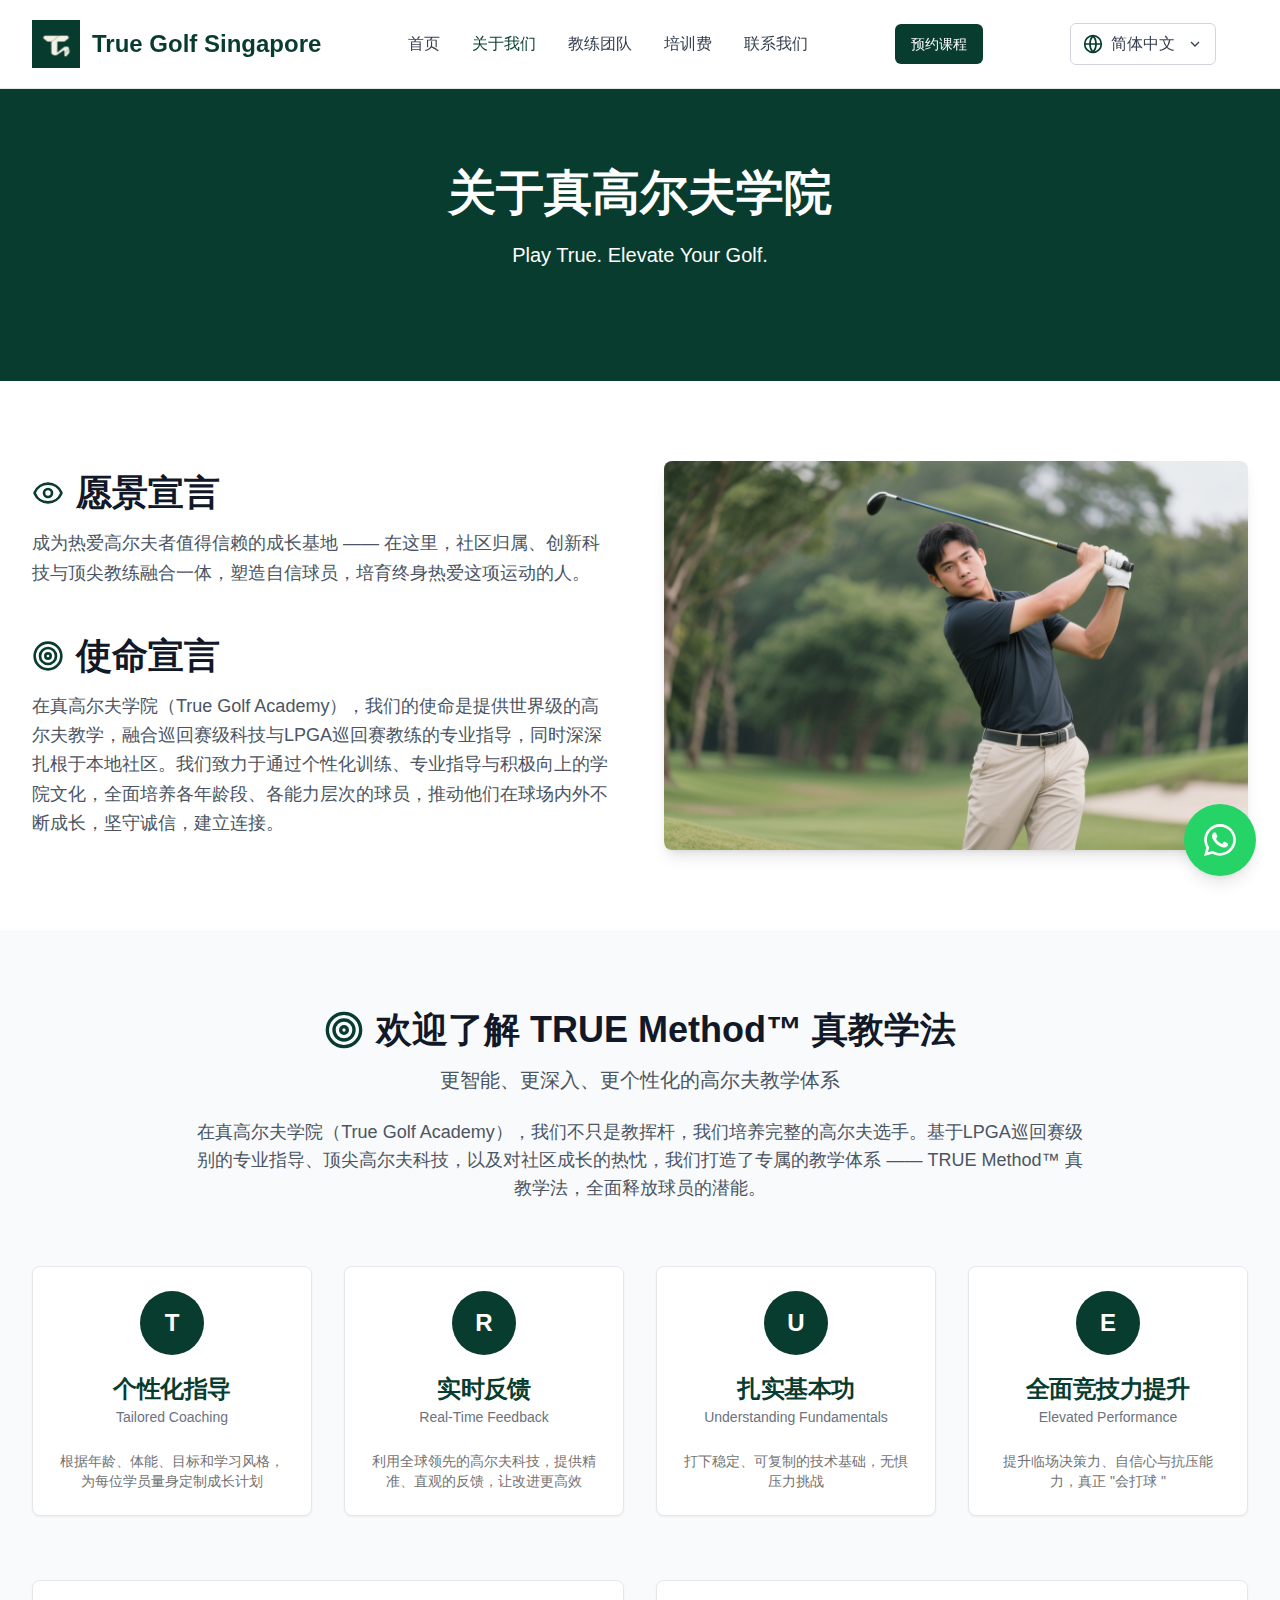
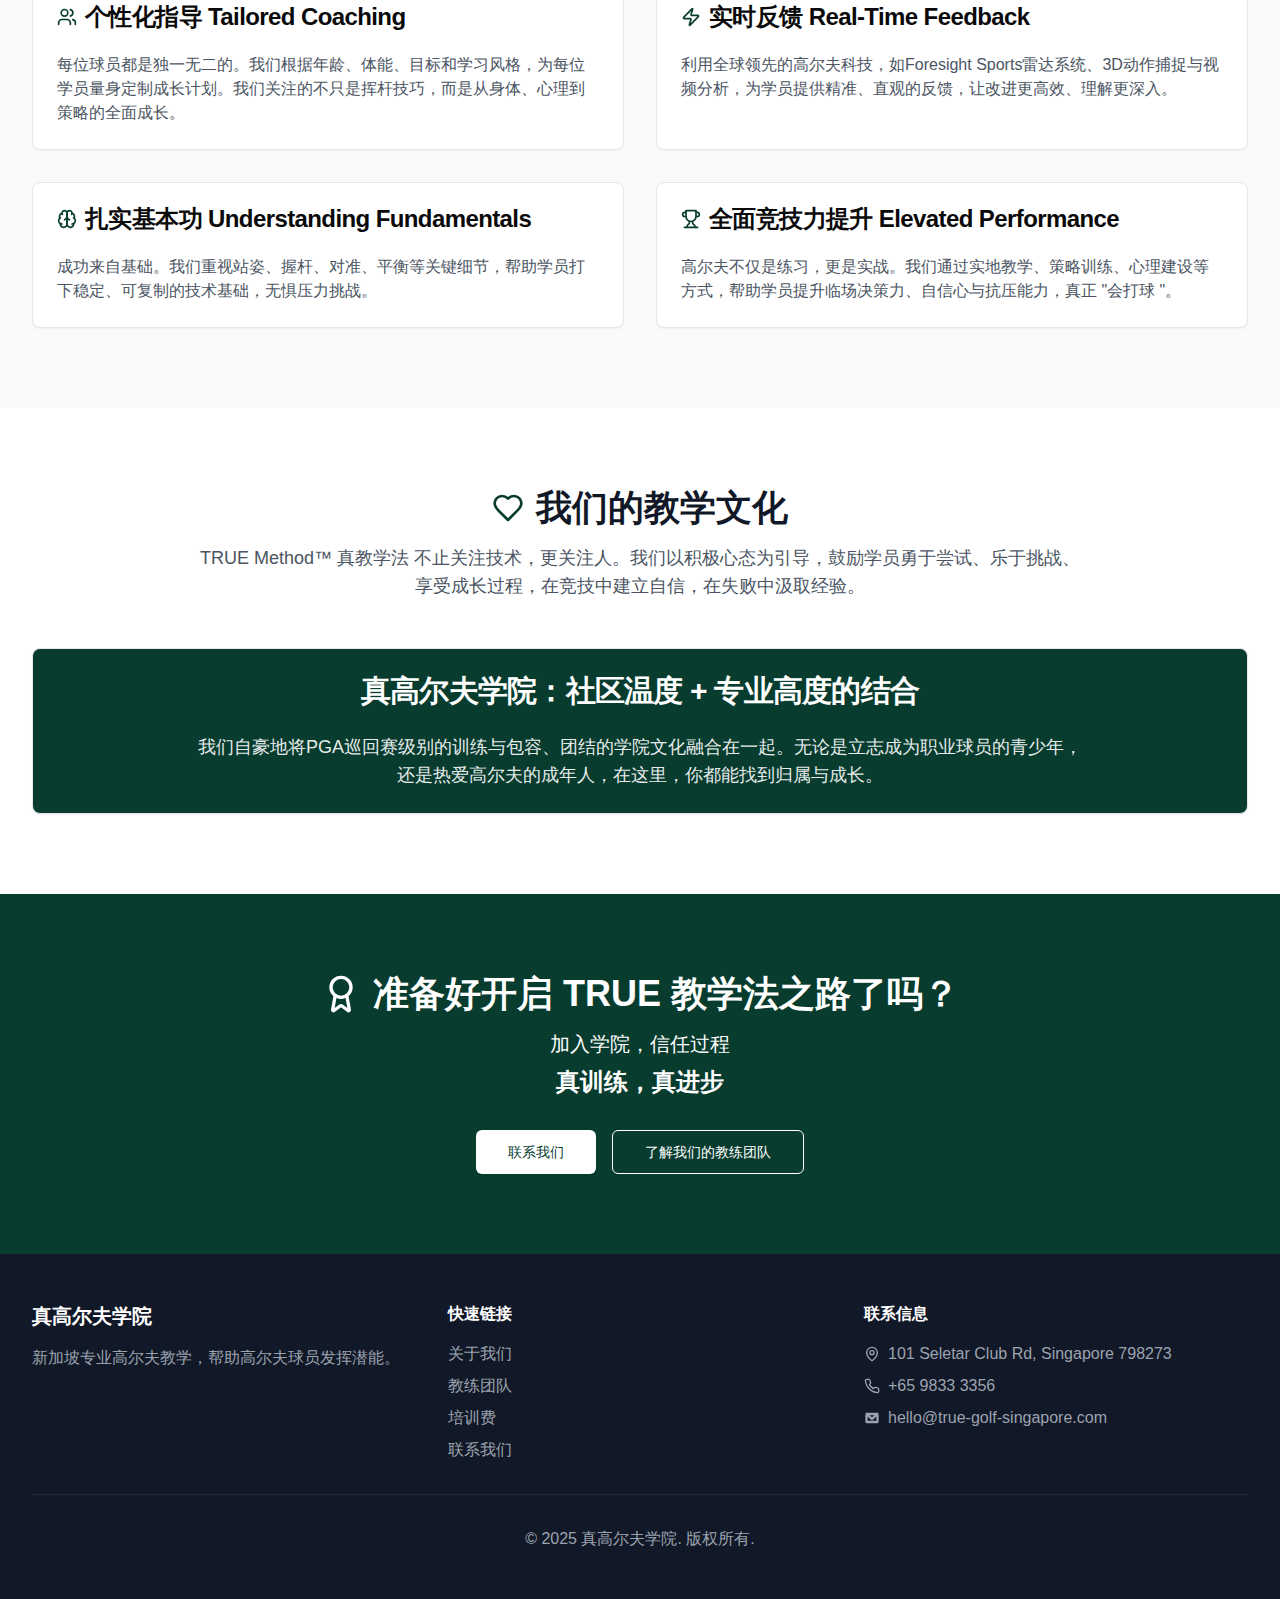
<file: src/about/zh.html>
<!DOCTYPE html>
<html lang="zh">
<meta charset="utf-8">

<head>
    <link rel="apple-touch-icon" sizes="180x180" href="../images/apple-touch-icon.png">
    <link rel="icon" type="image/png" sizes="32x32" href="../images/favicon-32x32.png">
    <link rel="icon" type="image/png" sizes="16x16" href="../images/favicon-16x16.png">
    <link rel="manifest" href="../images/site.webmanifest">
    <meta name="viewport" content="width=device-width, initial-scale=1" />
    <link rel="preload" as="image" href="../images/new-logo.png" />
    <link rel="preload" as="image" href="../images/about-golfer-portrait.png" />
    <link rel="preload" as="image" href="../images/whatsapp-icon-white.svg" />
    <link href="../merged-output.css" rel="stylesheet">

    <title>True Golf Singapore</title>

    <meta property="og:image" content="../images/new-logo.png">
    <meta property="og:image:type" content="image/png">
    <meta property="og:image:width" content="1563">
    <meta property="og:image:height" content="1563">
    <meta property="og:description" content="True Gold Singapore offers professional golf instruction with certified coaches. From beginners to advanced players, we help you achieve your golfing goals with personalised training programs.">
</head>

<body>
    <div class="min-h-screen">
        <nav class="border-b bg-white/95 backdrop-blur supports-[backdrop-filter]:bg-white/60 sticky top-0 z-50">
            <div class="container mx-auto px-4 sm:px-6 lg:px-8">
                <div class="flex justify-between items-center py-4">
                    <a class="flex items-center gap-3" href="../about/zh.html">
                        <img src="../images/new-logo.png" alt="True Golf Singapore" class="h-12 w-12" />
                        <span class="text-2xl font-bold text-[#073c2f]">True Golf Singapore</span>
                    </a>
                    <div class="hidden lg:flex space-x-8 p-4">
                        <a class="transition-colors text-gray-700 hover:text-[#073c2f]" href="../home/zh.html">首页</a>
                        <a class="transition-colors text-[#073c2f] font-medium" href="../about/zh.html">关于我们</a>
                        <a class="transition-colors text-gray-700 hover:text-[#073c2f]"
                            href="../coaches/zh.html">教练团队</a>
                        <a class="transition-colors text-gray-700 hover:text-[#073c2f]" href="../rates/zh.html">培训费</a>
                        <a class="transition-colors text-gray-700 hover:text-[#073c2f]"
                            href="../contact/zh.html">联系我们</a>
                    </div>
                    <div class="hidden md:block">
                        <a class="inline-flex items-center justify-center gap-2 whitespace-nowrap rounded-md text-sm font-medium ring-offset-background transition-colors focus-visible:outline-none focus-visible:ring-2 focus-visible:ring-ring focus-visible:ring-offset-2 disabled:pointer-events-none disabled:opacity-50 [&amp;_svg]:pointer-events-none [&amp;_svg]:size-4 [&amp;_svg]:shrink-0 text-primary-foreground h-10 px-4 py-2 bg-[#073c2f] hover:bg-[#073c2f]/90"
                            href="../contact/zh.html">预约课程</a>
                    </div>
                    <!-- Language Toggle -->
                    <div class="relative ml-4 mr-2 md:mr-8">
                        <button id="lang-toggle-btn"
                            class="flex items-center gap-2 px-3 py-2 rounded-md border border-gray-300 bg-white text-gray-700 hover:bg-gray-50 transition-colors font-medium focus:outline-none focus:ring-2 focus:ring-[#073c2f]"
                            aria-haspopup="true" aria-expanded="false">
                            <svg xmlns="http://www.w3.org/2000/svg" class="h-5 w-5 text-[#073c2f]" fill="none"
                                viewBox="0 0 24 24" stroke="currentColor">
                                <circle cx="12" cy="12" r="10" stroke-width="2" />
                                <path d="M2 12h20M12 2a15.3 15.3 0 0 1 0 20M12 2a15.3 15.3 0 0 0 0 20"
                                    stroke-width="2" />
                            </svg>
                            <span id="current-lang">简体中文</span>
                            <svg class="h-4 w-4 ml-1" fill="none" stroke="currentColor" stroke-width="2"
                                viewBox="0 0 24 24">
                                <path d="M6 9l6 6 6-6" />
                            </svg>
                        </button>
                        <div id="lang-dropdown"
                            class="absolute right-0 mt-2 w-48 bg-white border border-gray-200 rounded-lg shadow-lg z-50 hidden">
                            <a href="../about/zh.html" class="block px-4 py-2 text-gray-700 hover:bg-gray-100">简体中文</a>
                            <a href="../about.html" class="block px-4 py-2 text-gray-700 hover:bg-gray-100">English</a>
                            <a href="../index.html" class="block px-4 py-2 text-gray-700 hover:bg-gray-100">Bahasa
                                Malaysia</a>
                        </div>
                    </div>
                    <button
                        class="lg:hidden p-2 rounded-lg text-gray-700 hover:text-[#073c2f] hover:bg-gray-100 transition-colors md:absolute md:right-2"
                        aria-label="Toggle menu">
                        <svg xmlns="http://www.w3.org/2000/svg" width="24" height="24" viewBox="0 0 24 24" fill="none"
                            stroke="currentColor" stroke-width="2" stroke-linecap="round" stroke-linejoin="round"
                            class="lucide lucide-menu h-6 w-6">
                            <line x1="4" x2="20" y1="12" y2="12"></line>
                            <line x1="4" x2="20" y1="6" y2="6"></line>
                            <line x1="4" x2="20" y1="18" y2="18"></line>
                        </svg>
                    </button>
                </div>
            </div>
        </nav>
        <section class="bg-[#073c2f] py-20">
            <div class="container mx-auto px-4 sm:px-6 lg:px-8">
                <div class="text-center">
                    <h1 class="text-4xl md:text-5xl font-bold text-white mb-6">关于真高尔夫学院</h1>
                    <p class="text-xl text-white max-w-3xl mx-auto mb-8">Play True. Elevate Your Golf.</p>
                </div>
            </div>
        </section>
        <section class="py-20 bg-white">
            <div class="container mx-auto px-4 sm:px-6 lg:px-8">
                <div class="grid lg:grid-cols-2 gap-12 items-center">
                    <div>
                        <div class="mb-12">
                            <div class="flex items-center gap-3 mb-4">
                                <svg xmlns="http://www.w3.org/2000/svg" width="24" height="24" viewBox="0 0 24 24"
                                    fill="none" stroke="currentColor" stroke-width="2" stroke-linecap="round"
                                    stroke-linejoin="round" class="lucide lucide-eye h-8 w-8 text-[#073c2f]">
                                    <path
                                        d="M2.062 12.348a1 1 0 0 1 0-.696 10.75 10.75 0 0 1 19.876 0 1 1 0 0 1 0 .696 10.75 10.75 0 0 1-19.876 0">
                                    </path>
                                    <circle cx="12" cy="12" r="3"></circle>
                                </svg>
                                <h2 class="text-3xl md:text-4xl font-bold text-gray-900">愿景宣言</h2>
                            </div>
                            <p class="text-lg text-gray-600 leading-relaxed">成为热爱高尔夫者值得信赖的成长基地 ——
                                在这里，社区归属、创新科技与顶尖教练融合一体，塑造自信球员，培育终身热爱这项运动的人。</p>
                        </div>
                        <div>
                            <div class="flex items-center gap-3 mb-4">
                                <svg xmlns="http://www.w3.org/2000/svg" width="24" height="24" viewBox="0 0 24 24"
                                    fill="none" stroke="currentColor" stroke-width="2" stroke-linecap="round"
                                    stroke-linejoin="round" class="lucide lucide-target h-8 w-8 text-[#073c2f]">
                                    <circle cx="12" cy="12" r="10"></circle>
                                    <circle cx="12" cy="12" r="6"></circle>
                                    <circle cx="12" cy="12" r="2"></circle>
                                </svg>
                                <h2 class="text-3xl md:text-4xl font-bold text-gray-900">使命宣言</h2>
                            </div>
                            <p class="text-lg text-gray-600 leading-relaxed">在真高尔夫学院（True Golf
                                Academy），我们的使命是提供世界级的高尔夫教学，融合巡回赛级科技与LPGA巡回赛教练的专业指导，同时深深扎根于本地社区。我们致力于通过个性化训练、专业指导与积极向上的学院文化，全面培养各年龄段、各能力层次的球员，推动他们在球场内外不断成长，坚守诚信，建立连接。
                            </p>
                        </div>
                    </div>
                    <div>
                        <img src="../images/about-golfer-portrait.png" alt="专业亚洲高尔夫球员展示完美挥杆技术和姿态"
                            class="rounded-lg shadow-lg" />
                    </div>
                </div>
            </div>
        </section>
        <section class="py-20 bg-gray-50">
            <div class="container mx-auto px-4 sm:px-6 lg:px-8">
                <div class="text-center mb-16">
                    <div class="flex items-center justify-center gap-3 mb-4">
                        <svg xmlns="http://www.w3.org/2000/svg" width="24" height="24" viewBox="0 0 24 24" fill="none"
                            stroke="currentColor" stroke-width="2" stroke-linecap="round" stroke-linejoin="round"
                            class="lucide lucide-target h-10 w-10 text-[#073c2f]">
                            <circle cx="12" cy="12" r="10"></circle>
                            <circle cx="12" cy="12" r="6"></circle>
                            <circle cx="12" cy="12" r="2"></circle>
                        </svg>
                        <h2 class="text-3xl md:text-4xl font-bold text-gray-900">欢迎了解 TRUE Method™ 真教学法</h2>
                    </div>
                    <p class="text-xl text-gray-600 max-w-4xl mx-auto mb-6">更智能、更深入、更个性化的高尔夫教学体系</p>
                    <p class="text-lg text-gray-600 max-w-4xl mx-auto">在真高尔夫学院（True Golf
                        Academy），我们不只是教挥杆，我们培养完整的高尔夫选手。基于LPGA巡回赛级别的专业指导、顶尖高尔夫科技，以及对社区成长的热忱，我们打造了专属的教学体系 —— TRUE Method™
                        真教学法，全面释放球员的潜能。</p>
                </div>
                <div class="grid md:grid-cols-2 lg:grid-cols-4 gap-8 mb-16">
                    <div class="rounded-lg border bg-card text-card-foreground shadow-sm text-center">
                        <div class="flex flex-col space-y-1.5 p-6">
                            <div
                                class="w-16 h-16 bg-[#073c2f] text-white rounded-full flex items-center justify-center mx-auto mb-4 text-2xl font-bold">
                                T</div>
                            <div class="text-2xl font-semibold leading-none tracking-tight text-[#073c2f]">个性化指导</div>
                            <div class="text-sm text-gray-500">Tailored Coaching</div>
                        </div>
                        <div class="p-6 pt-0">
                            <div class="text-sm text-muted-foreground">根据年龄、体能、目标和学习风格，为每位学员量身定制成长计划</div>
                        </div>
                    </div>
                    <div class="rounded-lg border bg-card text-card-foreground shadow-sm text-center">
                        <div class="flex flex-col space-y-1.5 p-6">
                            <div
                                class="w-16 h-16 bg-[#073c2f] text-white rounded-full flex items-center justify-center mx-auto mb-4 text-2xl font-bold">
                                R</div>
                            <div class="text-2xl font-semibold leading-none tracking-tight text-[#073c2f]">实时反馈</div>
                            <div class="text-sm text-gray-500">Real-Time Feedback</div>
                        </div>
                        <div class="p-6 pt-0">
                            <div class="text-sm text-muted-foreground">利用全球领先的高尔夫科技，提供精准、直观的反馈，让改进更高效</div>
                        </div>
                    </div>
                    <div class="rounded-lg border bg-card text-card-foreground shadow-sm text-center">
                        <div class="flex flex-col space-y-1.5 p-6">
                            <div
                                class="w-16 h-16 bg-[#073c2f] text-white rounded-full flex items-center justify-center mx-auto mb-4 text-2xl font-bold">
                                U</div>
                            <div class="text-2xl font-semibold leading-none tracking-tight text-[#073c2f]">扎实基本功</div>
                            <div class="text-sm text-gray-500">Understanding Fundamentals</div>
                        </div>
                        <div class="p-6 pt-0">
                            <div class="text-sm text-muted-foreground">打下稳定、可复制的技术基础，无惧压力挑战</div>
                        </div>
                    </div>
                    <div class="rounded-lg border bg-card text-card-foreground shadow-sm text-center">
                        <div class="flex flex-col space-y-1.5 p-6">
                            <div
                                class="w-16 h-16 bg-[#073c2f] text-white rounded-full flex items-center justify-center mx-auto mb-4 text-2xl font-bold">
                                E</div>
                            <div class="text-2xl font-semibold leading-none tracking-tight text-[#073c2f]">全面竞技力提升</div>
                            <div class="text-sm text-gray-500">Elevated Performance</div>
                        </div>
                        <div class="p-6 pt-0">
                            <div class="text-sm text-muted-foreground">提升临场决策力、自信心与抗压能力，真正 &quot;会打球 &quot;</div>
                        </div>
                    </div>
                </div>
                <div class="grid md:grid-cols-2 gap-8">
                    <div class="rounded-lg border bg-card text-card-foreground shadow-sm">
                        <div class="flex flex-col space-y-1.5 p-6">
                            <div class="text-2xl font-semibold leading-none tracking-tight flex items-center gap-2">
                                <svg xmlns="http://www.w3.org/2000/svg" width="24" height="24" viewBox="0 0 24 24"
                                    fill="none" stroke="currentColor" stroke-width="2" stroke-linecap="round"
                                    stroke-linejoin="round" class="lucide lucide-users h-5 w-5 text-[#073c2f]">
                                    <path d="M16 21v-2a4 4 0 0 0-4-4H6a4 4 0 0 0-4 4v2"></path>
                                    <circle cx="9" cy="7" r="4"></circle>
                                    <path d="M22 21v-2a4 4 0 0 0-3-3.87"></path>
                                    <path d="M16 3.13a4 4 0 0 1 0 7.75"></path>
                                </svg>
                                个性化指导 Tailored Coaching
                            </div>
                        </div>
                        <div class="p-6 pt-0">
                            <p class="text-gray-600">
                                每位球员都是独一无二的。我们根据年龄、体能、目标和学习风格，为每位学员量身定制成长计划。我们关注的不只是挥杆技巧，而是从身体、心理到策略的全面成长。</p>
                        </div>
                    </div>
                    <div class="rounded-lg border bg-card text-card-foreground shadow-sm">
                        <div class="flex flex-col space-y-1.5 p-6">
                            <div class="text-2xl font-semibold leading-none tracking-tight flex items-center gap-2">
                                <svg xmlns="http://www.w3.org/2000/svg" width="24" height="24" viewBox="0 0 24 24"
                                    fill="none" stroke="currentColor" stroke-width="2" stroke-linecap="round"
                                    stroke-linejoin="round" class="lucide lucide-zap h-5 w-5 text-[#073c2f]">
                                    <path
                                        d="M4 14a1 1 0 0 1-.78-1.63l9.9-10.2a.5.5 0 0 1 .86.46l-1.92 6.02A1 1 0 0 0 13 10h7a1 1 0 0 1 .78 1.63l-9.9 10.2a.5.5 0 0 1-.86-.46l1.92-6.02A1 1 0 0 0 11 14z">
                                    </path>
                                </svg>
                                实时反馈 Real-Time Feedback
                            </div>
                        </div>
                        <div class="p-6 pt-0">
                            <p class="text-gray-600">利用全球领先的高尔夫科技，如Foresight
                                Sports雷达系统、3D动作捕捉与视频分析，为学员提供精准、直观的反馈，让改进更高效、理解更深入。</p>
                        </div>
                    </div>
                    <div class="rounded-lg border bg-card text-card-foreground shadow-sm">
                        <div class="flex flex-col space-y-1.5 p-6">
                            <div class="text-2xl font-semibold leading-none tracking-tight flex items-center gap-2">
                                <svg xmlns="http://www.w3.org/2000/svg" width="24" height="24" viewBox="0 0 24 24"
                                    fill="none" stroke="currentColor" stroke-width="2" stroke-linecap="round"
                                    stroke-linejoin="round" class="lucide lucide-brain h-5 w-5 text-[#073c2f]">
                                    <path
                                        d="M12 5a3 3 0 1 0-5.997.125 4 4 0 0 0-2.526 5.77 4 4 0 0 0 .556 6.588A4 4 0 1 0 12 18Z">
                                    </path>
                                    <path
                                        d="M12 5a3 3 0 1 1 5.997.125 4 4 0 0 1 2.526 5.77 4 4 0 0 1-.556 6.588A4 4 0 1 1 12 18Z">
                                    </path>
                                    <path d="M15 13a4.5 4.5 0 0 1-3-4 4.5 4.5 0 0 1-3 4"></path>
                                    <path d="M17.599 6.5a3 3 0 0 0 .399-1.375"></path>
                                    <path d="M6.003 5.125A3 3 0 0 0 6.401 6.5"></path>
                                    <path d="M3.477 10.896a4 4 0 0 1 .585-.396"></path>
                                    <path d="M19.938 10.5a4 4 0 0 1 .585.396"></path>
                                    <path d="M6 18a4 4 0 0 1-1.967-.516"></path>
                                    <path d="M19.967 17.484A4 4 0 0 1 18 18"></path>
                                </svg>
                                扎实基本功 Understanding Fundamentals
                            </div>
                        </div>
                        <div class="p-6 pt-0">
                            <p class="text-gray-600">成功来自基础。我们重视站姿、握杆、对准、平衡等关键细节，帮助学员打下稳定、可复制的技术基础，无惧压力挑战。</p>
                        </div>
                    </div>
                    <div class="rounded-lg border bg-card text-card-foreground shadow-sm">
                        <div class="flex flex-col space-y-1.5 p-6">
                            <div class="text-2xl font-semibold leading-none tracking-tight flex items-center gap-2">
                                <svg xmlns="http://www.w3.org/2000/svg" width="24" height="24" viewBox="0 0 24 24"
                                    fill="none" stroke="currentColor" stroke-width="2" stroke-linecap="round"
                                    stroke-linejoin="round" class="lucide lucide-trophy h-5 w-5 text-[#073c2f]">
                                    <path d="M6 9H4.5a2.5 2.5 0 0 1 0-5H6"></path>
                                    <path d="M18 9h1.5a2.5 2.5 0 0 0 0-5H18"></path>
                                    <path d="M4 22h16"></path>
                                    <path d="M10 14.66V17c0 .55-.47.98-.97 1.21C7.85 18.75 7 20.24 7 22"></path>
                                    <path d="M14 14.66V17c0 .55.47.98.97 1.21C16.15 18.75 17 20.24 17 22"></path>
                                    <path d="M18 2H6v7a6 6 0 0 0 12 0V2Z"></path>
                                </svg>
                                全面竞技力提升 Elevated Performance
                            </div>
                        </div>
                        <div class="p-6 pt-0">
                            <p class="text-gray-600">高尔夫不仅是练习，更是实战。我们通过实地教学、策略训练、心理建设等方式，帮助学员提升临场决策力、自信心与抗压能力，真正
                                &quot;会打球 &quot;。</p>
                        </div>
                    </div>
                </div>
            </div>
        </section>
        <section class="py-20 bg-white">
            <div class="container mx-auto px-4 sm:px-6 lg:px-8">
                <div class="text-center mb-12">
                    <div class="flex items-center justify-center gap-3 mb-4">
                        <svg xmlns="http://www.w3.org/2000/svg" width="24" height="24" viewBox="0 0 24 24" fill="none"
                            stroke="currentColor" stroke-width="2" stroke-linecap="round" stroke-linejoin="round"
                            class="lucide lucide-heart h-8 w-8 text-[#073c2f]">
                            <path
                                d="M19 14c1.49-1.46 3-3.21 3-5.5A5.5 5.5 0 0 0 16.5 3c-1.76 0-3 .5-4.5 2-1.5-1.5-2.74-2-4.5-2A5.5 5.5 0 0 0 2 8.5c0 2.3 1.5 4.05 3 5.5l7 7Z">
                            </path>
                        </svg>
                        <h2 class="text-3xl md:text-4xl font-bold text-gray-900">我们的教学文化</h2>
                    </div>
                    <p class="text-lg text-gray-600 max-w-4xl mx-auto">TRUE Method™ 真教学法
                        不止关注技术，更关注人。我们以积极心态为引导，鼓励学员勇于尝试、乐于挑战、享受成长过程，在竞技中建立自信，在失败中汲取经验。</p>
                </div>
                <div class="rounded-lg border shadow-sm bg-[#073c2f] text-white">
                    <div class="flex flex-col space-y-1.5 p-6 text-center">
                        <div class="font-semibold tracking-tight text-2xl md:text-3xl">真高尔夫学院：社区温度 + 专业高度的结合</div>
                    </div>
                    <div class="p-6 pt-0 text-center">
                        <p class="text-lg opacity-90 max-w-4xl mx-auto">
                            我们自豪地将PGA巡回赛级别的训练与包容、团结的学院文化融合在一起。无论是立志成为职业球员的青少年，还是热爱高尔夫的成年人，在这里，你都能找到归属与成长。</p>
                    </div>
                </div>
            </div>
        </section>
        <section class="py-20 bg-[#073c2f]">
            <div class="container mx-auto px-4 sm:px-6 lg:px-8 text-center">
                <div class="flex items-center justify-center gap-3 mb-4">
                    <svg xmlns="http://www.w3.org/2000/svg" width="24" height="24" viewBox="0 0 24 24" fill="none"
                        stroke="currentColor" stroke-width="2" stroke-linecap="round" stroke-linejoin="round"
                        class="lucide lucide-award h-10 w-10 text-white">
                        <path
                            d="m15.477 12.89 1.515 8.526a.5.5 0 0 1-.81.47l-3.58-2.687a1 1 0 0 0-1.197 0l-3.586 2.686a.5.5 0 0 1-.81-.469l1.514-8.526">
                        </path>
                        <circle cx="12" cy="8" r="6"></circle>
                    </svg>
                    <h2 class="text-3xl md:text-4xl font-bold text-white">准备好开启 TRUE 教学法之路了吗？</h2>
                </div>
                <p class="text-xl text-white mb-2">加入学院，信任过程</p>
                <p class="text-2xl font-bold text-white mb-8">真训练，真进步</p>
                <div class="flex flex-col sm:flex-row gap-4 justify-center">
                    <a class="inline-flex items-center justify-center gap-2 whitespace-nowrap text-sm font-medium ring-offset-background transition-colors focus-visible:outline-none focus-visible:ring-2 focus-visible:ring-ring focus-visible:ring-offset-2 disabled:pointer-events-none disabled:opacity-50 [&amp;_svg]:pointer-events-none [&amp;_svg]:size-4 [&amp;_svg]:shrink-0 h-11 rounded-md px-8 bg-white text-[#073c2f] hover:bg-gray-100"
                        href="../contact/zh.html">联系我们</a>
                    <a class="inline-flex items-center justify-center gap-2 whitespace-nowrap text-sm font-medium ring-offset-background transition-colors focus-visible:outline-none focus-visible:ring-2 focus-visible:ring-ring focus-visible:ring-offset-2 disabled:pointer-events-none disabled:opacity-50 [&amp;_svg]:pointer-events-none [&amp;_svg]:size-4 [&amp;_svg]:shrink-0 border h-11 rounded-md px-8 border-white text-white hover:bg-white hover:text-[#073c2f] bg-transparent"
                        href="../coaches/zh.html">了解我们的教练团队</a>
                </div>
            </div>
        </section>
        <footer class="bg-gray-900 text-white py-12">
            <div class="container mx-auto px-4 sm:px-6 lg:px-8">
                <div class="grid md:grid-cols-3 gap-8">
                    <div>
                        <h3 class="text-xl font-bold mb-4">真高尔夫学院</h3>
                        <p class="text-gray-400">新加坡专业高尔夫教学，帮助高尔夫球员发挥潜能。</p>
                    </div>
                    <div>
                        <h4 class="font-semibold mb-4">快速链接</h4>
                        <div class="space-y-2">
                            <a class="block text-gray-400 hover:text-white transition-colors"
                                href="../about/zh.html">关于我们</a>
                            <a class="block text-gray-400 hover:text-white transition-colors"
                                href="../coaches/zh.html">教练团队</a>
                            <a class="block text-gray-400 hover:text-white transition-colors"
                                href="../rates/zh.html">培训费</a>
                            <a class="block text-gray-400 hover:text-white transition-colors"
                                href="../contact/zh.html">联系我们</a>
                        </div>
                    </div>
                    <div>
                        <h4 class="font-semibold mb-4">联系信息</h4>
                        <div class="space-y-2 text-gray-400">
                            <div class="flex items-center gap-2">
                                <svg xmlns="http://www.w3.org/2000/svg" width="24" height="24" viewBox="0 0 24 24"
                                    fill="none" stroke="currentColor" stroke-width="2" stroke-linecap="round"
                                    stroke-linejoin="round" class="lucide lucide-map-pin h-4 w-4">
                                    <path
                                        d="M20 10c0 4.993-5.539 10.193-7.399 11.799a1 1 0 0 1-1.202 0C9.539 20.193 4 14.993 4 10a8 8 0 0 1 16 0">
                                    </path>
                                    <circle cx="12" cy="10" r="3"></circle>
                                </svg>
                                <span>101 Seletar Club Rd, Singapore 798273</span>
                            </div>
                            <div class="flex items-center gap-2">
                                <svg xmlns="http://www.w3.org/2000/svg" width="24" height="24" viewBox="0 0 24 24"
                                    fill="none" stroke="currentColor" stroke-width="2" stroke-linecap="round"
                                    stroke-linejoin="round" class="lucide lucide-phone h-4 w-4">
                                    <path
                                        d="M22 16.92v3a2 2 0 0 1-2.18 2 19.79 19.79 0 0 1-8.63-3.07 19.5 19.5 0 0 1-6-6 19.79 19.79 0 0 1-3.07-8.67A2 2 0 0 1 4.11 2h3a2 2 0 0 1 2 1.72 12.84 12.84 0 0 0 .7 2.81 2 2 0 0 1-.45 2.11L8.09 9.91a16 16 0 0 0 6 6l1.27-1.27a2 2 0 0 1 2.11-.45 12.84 12.84 0 0 0 2.81.7A2 2 0 0 1 22 16.92z">
                                    </path>
                                </svg>
                                <span>+65 9833 3356</span>
                            </div>
                            <div class="flex items-center gap-2">
                                <svg xmlns="http://www.w3.org/2000/svg" width="24" height="24" viewBox="0 0 24 24"
                                    fill="none" stroke="currentColor" stroke-width="2" stroke-linecap="round"
                                    stroke-linejoin="round" class="lucide lucide-e-mail h-4 w-4">
                                    <path
                                        d="M3.75 5.25L3 6V18L3.75 18.75H20.25L21 18V6L20.25 5.25H3.75ZM4.5 7.6955V17.25H19.5V7.69525L11.9999 14.5136L4.5 7.6955ZM18.3099 6.75H5.68986L11.9999 12.4864L18.3099 6.75Z" />
                                </svg>
                                <span>hello@true-golf-singapore.com</span>
                            </div>
                        </div>
                    </div>
                </div>
                <div class="border-t border-gray-800 mt-8 pt-8 text-center text-gray-400">
                    <p>© 2025 真高尔夫学院. 版权所有.</p>
                </div>
            </div>
        </footer>
        <!-- Mobile Menu -->
        <div id="mobile-menu" class="fixed top-0 left-0 right-0 z-50 lg:hidden hidden"
            style="background: rgba(255,255,255,0.97);">
            <div class="w-full bg-white rounded-b-lg shadow-lg flex flex-col px-4 pb-4 pt-2">
                <div class="flex items-center justify-between px-2 py-5 border-b">
                    <a class="flex items-center gap-3" href="../home/zh.html">
                        <img src="../images/new-logo.png" alt="True Golf Singapore" class="h-10 w-10" />
                        <span class="text-2xl font-bold text-[#073c2f]">True Golf Singapore</span>
                    </a>
                    <button id="close-mobile-menu"
                        class="p-2 rounded-md text-gray-700 hover:text-[#073c2f] hover:bg-gray-100 transition-colors"
                        aria-label="Close menu">
                        <svg xmlns="http://www.w3.org/2000/svg" width="28" height="28" fill="none" viewBox="0 0 24 24"
                            stroke="currentColor" stroke-width="2">
                            <line x1="18" y1="6" x2="6" y2="18" />
                            <line x1="6" y1="6" x2="18" y2="18" />
                        </svg>
                    </button>
                </div>
                <nav class="flex flex-col gap-1 mt-2">
                    <a class="block px-3 py-2 rounded-md text-base font-medium transition-colors text-gray-700 hover:text-[#073c2f] hover:bg-gray-50"
                        href="../home/zh.html">首页</a>
                    <a class="block px-3 py-2 rounded-md text-base font-medium transition-colors text-[#073c2f] bg-green-50"
                        href="../about/zh.html">关于我们</a>
                    <a class="block px-3 py-2 rounded-md text-base font-medium transition-colors text-gray-700 hover:text-[#073c2f] hover:bg-gray-50"
                        href="../coaches/zh.html">教练团队</a>
                    <a class="block px-3 py-2 rounded-md text-base font-medium transition-colors text-gray-700 hover:text-[#073c2f] hover:bg-gray-50"
                        href="../rates/zh.html">培训费</a>
                    <a class="block px-3 py-2 rounded-md text-base font-medium transition-colors text-gray-700 hover:text-[#073c2f] hover:bg-gray-50"
                        href="../contact/zh.html">联系我们</a>
                    <div class="px-3 py-2">
                        <a class="inline-flex items-center justify-center gap-2 whitespace-nowrap rounded-md text-sm font-medium ring-offset-background transition-colors focus-visible:outline-none focus-visible:ring-2 focus-visible:ring-ring focus-visible:ring-offset-2 disabled:pointer-events-none disabled:opacity-50 [&_svg]:pointer-events-none [&_svg]:size-4 [&_svg]:shrink-0 text-primary-foreground h-10 px-4 py-2 w-full bg-[#073c2f] hover:bg-[#073c2f]/90"
                            href="../contact/zh.html">预约课程</a>
                    </div>
                </nav>
            </div>
        </div>
        <a href="https://wa.me/6598333356" target="_blank" rel="noopener noreferrer"
            class="fixed bottom-6 right-6 z-50 bg-[#25D366] hover:bg-[#20b858] rounded-full p-3 shadow-lg hover:shadow-xl transition-all duration-300 hover:scale-110 group"
            aria-label="Contact us on WhatsApp">
            <div class="w-12 h-12 flex items-center justify-center">
                <img src="../images/whatsapp-icon-white.svg" alt="WhatsApp" class="w-8 h-8" />
            </div>
            <div
                class="absolute right-full mr-3 top-1/2 transform -translate-y-1/2 bg-gray-800 text-white px-3 py-2 rounded-lg text-sm whitespace-nowrap opacity-0 group-hover:opacity-100 transition-opacity duration-300 pointer-events-none">
                通过WhatsApp与我们聊天<div
                    class="absolute left-full top-1/2 transform -translate-y-1/2 border-4 border-transparent border-l-gray-800">
                </div>
            </div>
        </a>
        <script>
            const btn = document.querySelector('.lg\\:hidden[aria-label="Toggle menu"]');
            const menu = document.getElementById('mobile-menu');
            const closeBtn = document.getElementById('close-mobile-menu');
            btn.addEventListener('click', () => {
                menu.classList.remove('hidden');
            });
            closeBtn.addEventListener('click', () => {
                menu.classList.add('hidden');
            });
            // Language Toggle
            const langBtn = document.getElementById('lang-toggle-btn');
            const langDropdown = document.getElementById('lang-dropdown');
            langBtn.addEventListener('click', function (e) {
                e.stopPropagation();
                langDropdown.classList.toggle('hidden');
                langBtn.setAttribute('aria-expanded', langDropdown.classList.contains('hidden') ? 'false' : 'true');
            });
            document.addEventListener('click', function (e) {
                if (!langDropdown.classList.contains('hidden')) {
                    langDropdown.classList.add('hidden');
                    langBtn.setAttribute('aria-expanded', 'false');
                }
            });
            langDropdown.addEventListener('click', function (e) {
                e.stopPropagation();
            });
        </script>
    </div>
</body>

</html>
</file>
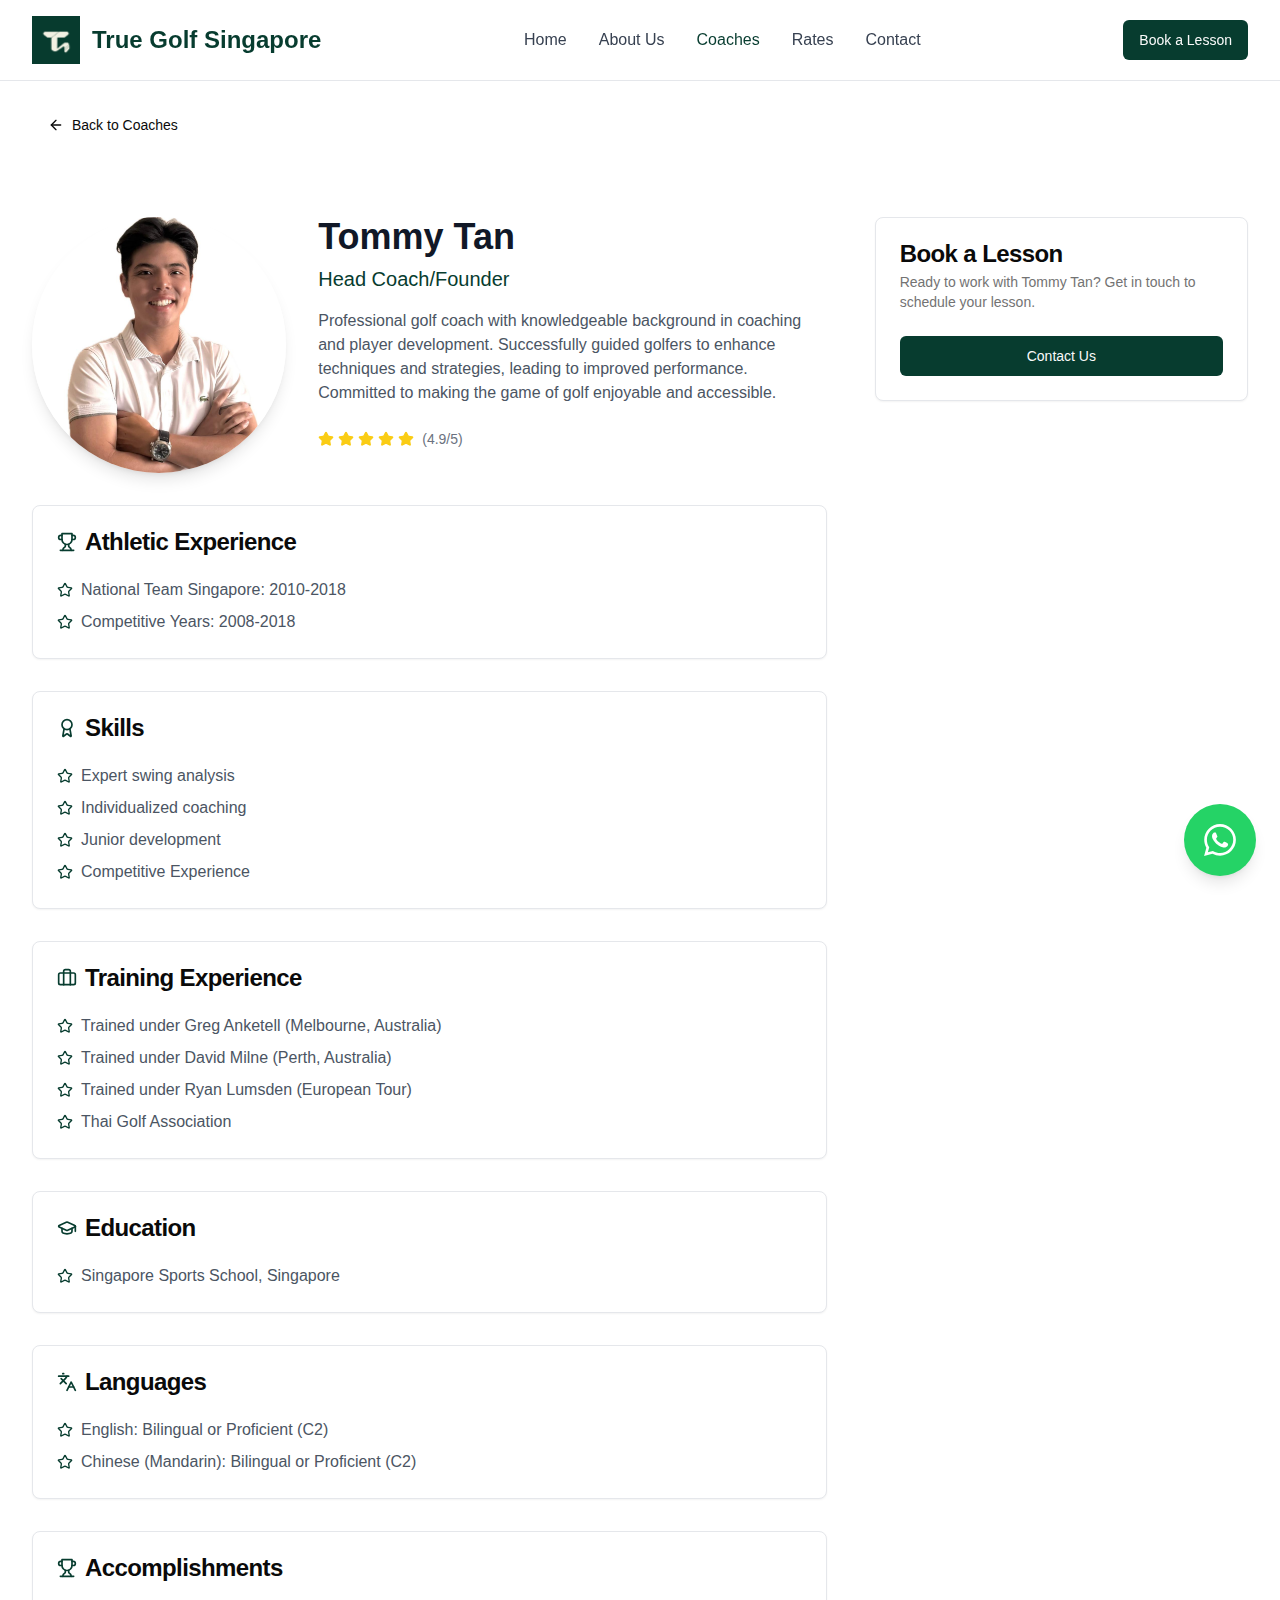
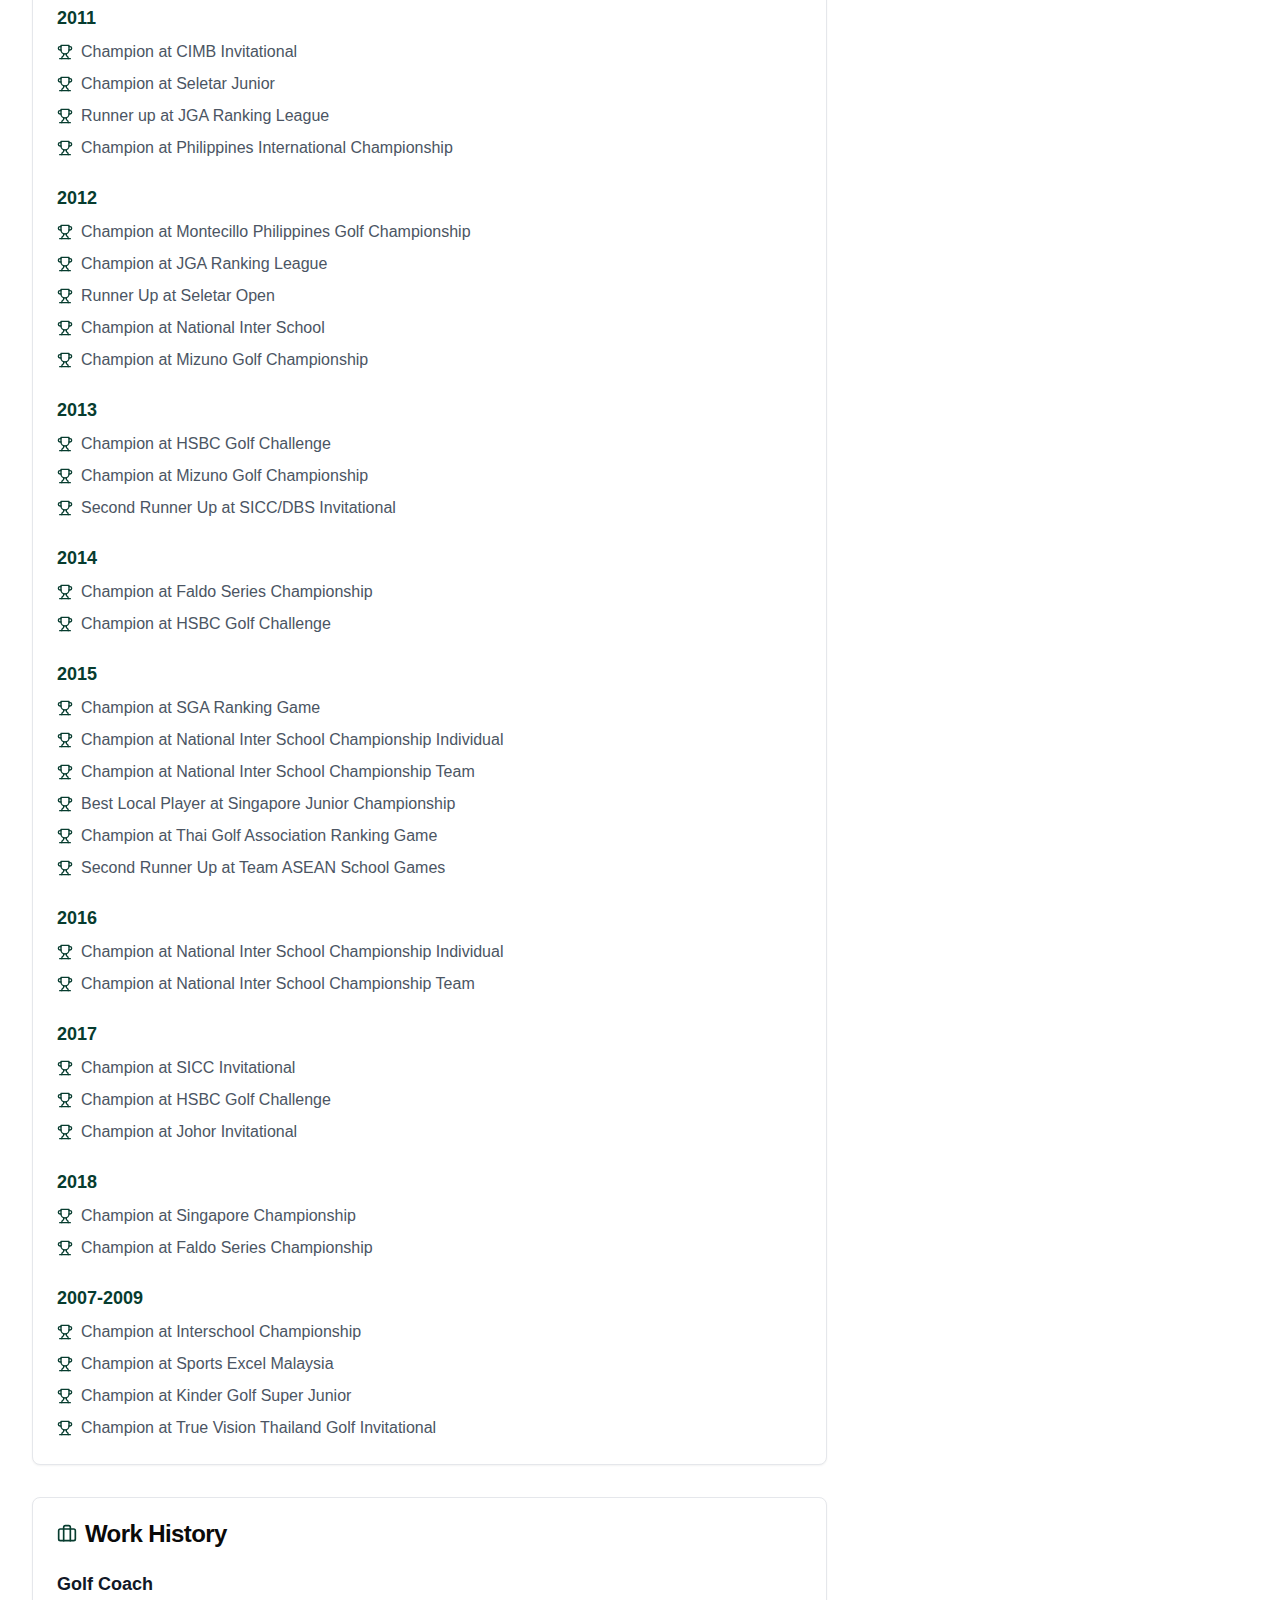
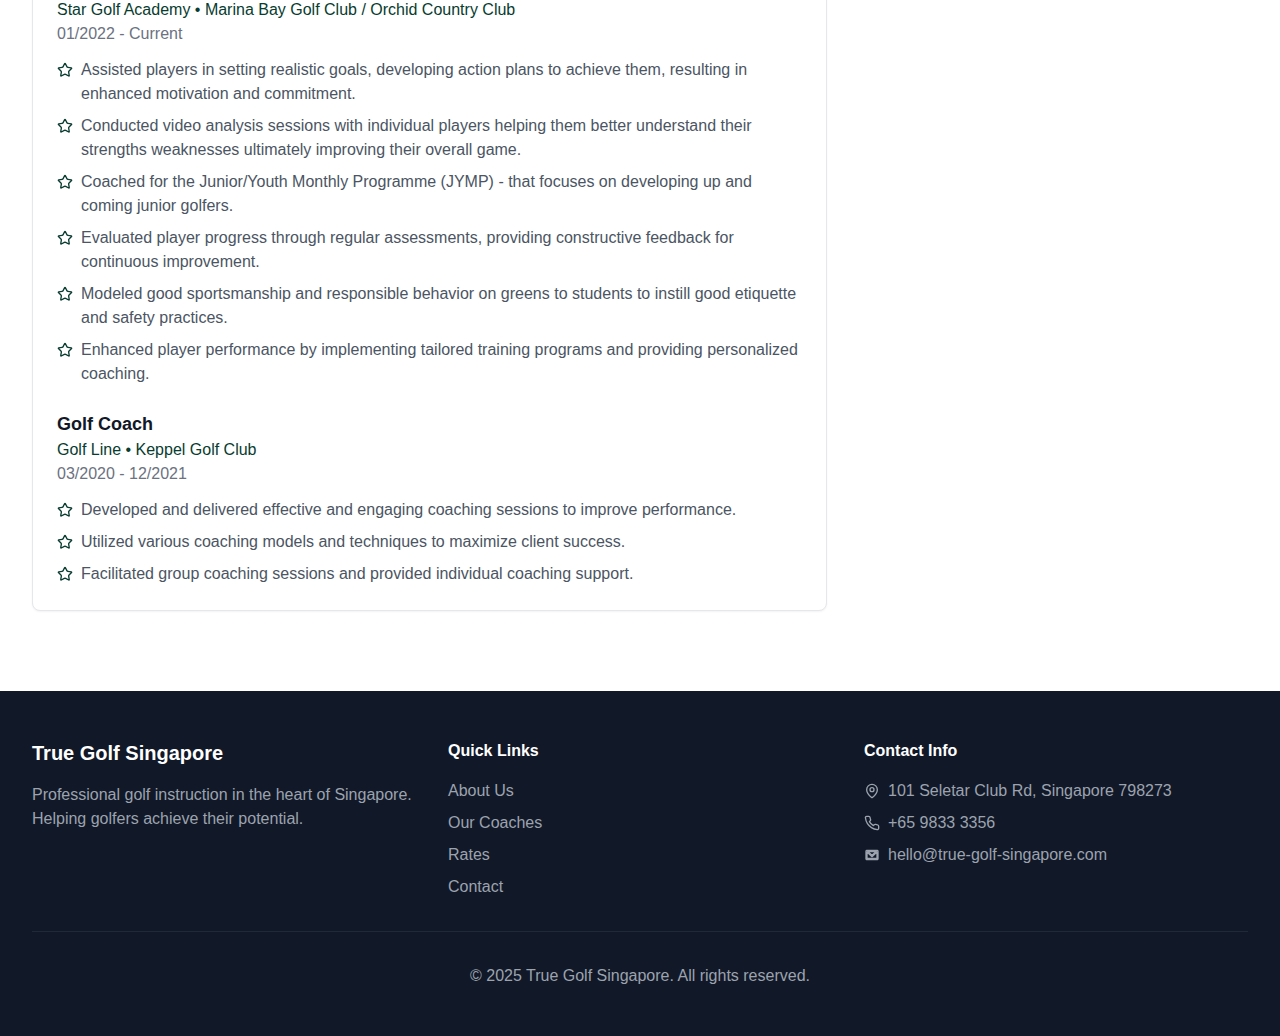
<file: src/coaches/tommy-tan.html>
<!DOCTYPE html>
<html lang="en">

<!-- Added by HTTrack -->
<meta http-equiv="content-type" content="text/html;charset=utf-8" />
<!-- /Added by HTTrack -->

<head>
    <link rel="apple-touch-icon" sizes="180x180" href="../images/apple-touch-icon.png">
    <link rel="icon" type="image/png" sizes="32x32" href="../images/favicon-32x32.png">
    <link rel="icon" type="image/png" sizes="16x16" href="../images/favicon-16x16.png">
    <link rel="manifest" href="../images/site.webmanifest">
    <meta charSet="utf-8" />
    <meta name="viewport" content="width=device-width, initial-scale=1" />
    <link href="../merged-output.css" rel="stylesheet">
    <title>True Golf Singapore</title>
    <meta name="description" content="Created with v0" />
    <meta name="generator" content="v0.dev" />
    <script>document.querySelectorAll('body link[rel="icon"], body link[rel="apple-touch-icon"]').forEach(el => document.head.appendChild(el))</script>

</head>

<body>
    <div class="min-h-screen">
        <nav class="border-b bg-white/95 backdrop-blur supports-[backdrop-filter]:bg-white/60 sticky top-0 z-50">
            <div class="container mx-auto px-4 sm:px-6 lg:px-8">
                <div class="flex justify-between items-center py-4"><a class="flex items-center gap-3"
                        href="../index.html"><img src="../images/new-logo.png" alt="True Golf Singapore"
                            class="h-12 w-12" /><span class="text-2xl font-bold text-[#073c2f]">True Golf
                            Singapore</span></a>
                    <div class="hidden md:flex space-x-8">
                        <a class="transition-colors text-gray-700 hover:text-[#073c2f]" href="../index.html">Home</a>
                        <a class="transition-colors text-gray-700 hover:text-[#073c2f]" href="../about.html">About
                            Us</a>
                        <a class="transition-colors text-[#073c2f] font-medium" href="../coaches.html">Coaches</a>
                        <a class="transition-colors text-gray-700 hover:text-[#073c2f]" href="../rates.html">Rates</a>
                        <a class="transition-colors text-gray-700 hover:text-[#073c2f]"
                            href="../contact.html">Contact</a>
                    </div>
                    <div class="hidden md:block">
                        <a class="inline-flex items-center justify-center gap-2 whitespace-nowrap rounded-md text-sm font-medium ring-offset-background transition-colors focus-visible:outline-none focus-visible:ring-2 focus-visible:ring-ring focus-visible:ring-offset-2 disabled:pointer-events-none disabled:opacity-50 [&amp;_svg]:pointer-events-none [&amp;_svg]:size-4 [&amp;_svg]:shrink-0 text-primary-foreground h-10 px-4 py-2 bg-[#073c2f] hover:bg-[#073c2f]/90"
                            href="../contact.html">Book a Lesson
                        </a>
                    </div>
                    <button
                        class="md:hidden p-2 rounded-md text-gray-700 hover:text-[#073c2f] hover:bg-gray-100 transition-colors"
                        aria-label="Toggle menu">
                        <svg xmlns="http://www.w3.org/2000/svg" width="24" height="24" viewBox="0 0 24 24" fill="none"
                            stroke="currentColor" stroke-width="2" stroke-linecap="round" stroke-linejoin="round"
                            class="lucide lucide-menu h-6 w-6">
                            <line x1="4" x2="20" y1="12" y2="12"></line>
                            <line x1="4" x2="20" y1="6" y2="6"></line>
                            <line x1="4" x2="20" y1="18" y2="18"></line>
                        </svg>
                    </button>
                </div>
            </div>
        </nav>
        <div class="container mx-auto px-4 sm:px-6 lg:px-8 py-6"><a
                class="inline-flex items-center justify-center gap-2 whitespace-nowrap rounded-md text-sm font-medium ring-offset-background transition-colors focus-visible:outline-none focus-visible:ring-2 focus-visible:ring-ring focus-visible:ring-offset-2 disabled:pointer-events-none disabled:opacity-50 [&amp;_svg]:pointer-events-none [&amp;_svg]:size-4 [&amp;_svg]:shrink-0 hover:bg-accent hover:text-accent-foreground h-10 px-4 py-2 flex items-center gap-2"
                href="../coaches.html"><svg xmlns="http://www.w3.org/2000/svg" width="24" height="24"
                    viewBox="0 0 24 24" fill="none" stroke="currentColor" stroke-width="2" stroke-linecap="round"
                    stroke-linejoin="round" class="lucide lucide-arrow-left h-4 w-4">
                    <path d="m12 19-7-7 7-7"></path>
                    <path d="M19 12H5"></path>
                </svg>Back to Coaches</a></div>
        <section class="py-12 bg-white">
            <div class="container mx-auto px-4 sm:px-6 lg:px-8">
                <div class="grid lg:grid-cols-3 gap-12">
                    <div class="lg:col-span-2">
                        <div class="flex flex-col md:flex-row gap-8 mb-8">
                            <div class="md:w-1/3 flex justify-center"><img src="../images/coach-tommy-tan.jpg"
                                    alt="Tommy Tan" class="w-64 h-64 rounded-full object-cover shadow-lg"
                                    style="object-position:center 40%" /></div>
                            <div class="md:w-2/3">
                                <h1 class="text-3xl md:text-4xl font-bold text-gray-900 mb-2">Tommy Tan</h1>
                                <p class="text-xl text-[#073c2f] font-medium mb-4">Head Coach/Founder</p>
                                <p class="text-gray-600 mb-6">Professional golf coach with knowledgeable background in
                                    coaching and player development. Successfully guided golfers to enhance techniques
                                    and strategies, leading to improved performance. Committed to making the game of
                                    golf enjoyable and accessible.</p>
                                <div class="flex items-center gap-4">
                                    <div class="flex items-center gap-1"><svg xmlns="http://www.w3.org/2000/svg"
                                            width="24" height="24" viewBox="0 0 24 24" fill="none" stroke="currentColor"
                                            stroke-width="2" stroke-linecap="round" stroke-linejoin="round"
                                            class="lucide lucide-star h-4 w-4 fill-yellow-400 text-yellow-400">
                                            <path
                                                d="M11.525 2.295a.53.53 0 0 1 .95 0l2.31 4.679a2.123 2.123 0 0 0 1.595 1.16l5.166.756a.53.53 0 0 1 .294.904l-3.736 3.638a2.123 2.123 0 0 0-.611 1.878l.882 5.14a.53.53 0 0 1-.771.56l-4.618-2.428a2.122 2.122 0 0 0-1.973 0L6.396 21.01a.53.53 0 0 1-.77-.56l.881-5.139a2.122 2.122 0 0 0-.611-1.879L2.16 9.795a.53.53 0 0 1 .294-.906l5.165-.755a2.122 2.122 0 0 0 1.597-1.16z">
                                            </path>
                                        </svg><svg xmlns="http://www.w3.org/2000/svg" width="24" height="24"
                                            viewBox="0 0 24 24" fill="none" stroke="currentColor" stroke-width="2"
                                            stroke-linecap="round" stroke-linejoin="round"
                                            class="lucide lucide-star h-4 w-4 fill-yellow-400 text-yellow-400">
                                            <path
                                                d="M11.525 2.295a.53.53 0 0 1 .95 0l2.31 4.679a2.123 2.123 0 0 0 1.595 1.16l5.166.756a.53.53 0 0 1 .294.904l-3.736 3.638a2.123 2.123 0 0 0-.611 1.878l.882 5.14a.53.53 0 0 1-.771.56l-4.618-2.428a2.122 2.122 0 0 0-1.973 0L6.396 21.01a.53.53 0 0 1-.77-.56l.881-5.139a2.122 2.122 0 0 0-.611-1.879L2.16 9.795a.53.53 0 0 1 .294-.906l5.165-.755a2.122 2.122 0 0 0 1.597-1.16z">
                                            </path>
                                        </svg><svg xmlns="http://www.w3.org/2000/svg" width="24" height="24"
                                            viewBox="0 0 24 24" fill="none" stroke="currentColor" stroke-width="2"
                                            stroke-linecap="round" stroke-linejoin="round"
                                            class="lucide lucide-star h-4 w-4 fill-yellow-400 text-yellow-400">
                                            <path
                                                d="M11.525 2.295a.53.53 0 0 1 .95 0l2.31 4.679a2.123 2.123 0 0 0 1.595 1.16l5.166.756a.53.53 0 0 1 .294.904l-3.736 3.638a2.123 2.123 0 0 0-.611 1.878l.882 5.14a.53.53 0 0 1-.771.56l-4.618-2.428a2.122 2.122 0 0 0-1.973 0L6.396 21.01a.53.53 0 0 1-.77-.56l.881-5.139a2.122 2.122 0 0 0-.611-1.879L2.16 9.795a.53.53 0 0 1 .294-.906l5.165-.755a2.122 2.122 0 0 0 1.597-1.16z">
                                            </path>
                                        </svg><svg xmlns="http://www.w3.org/2000/svg" width="24" height="24"
                                            viewBox="0 0 24 24" fill="none" stroke="currentColor" stroke-width="2"
                                            stroke-linecap="round" stroke-linejoin="round"
                                            class="lucide lucide-star h-4 w-4 fill-yellow-400 text-yellow-400">
                                            <path
                                                d="M11.525 2.295a.53.53 0 0 1 .95 0l2.31 4.679a2.123 2.123 0 0 0 1.595 1.16l5.166.756a.53.53 0 0 1 .294.904l-3.736 3.638a2.123 2.123 0 0 0-.611 1.878l.882 5.14a.53.53 0 0 1-.771.56l-4.618-2.428a2.122 2.122 0 0 0-1.973 0L6.396 21.01a.53.53 0 0 1-.77-.56l.881-5.139a2.122 2.122 0 0 0-.611-1.879L2.16 9.795a.53.53 0 0 1 .294-.906l5.165-.755a2.122 2.122 0 0 0 1.597-1.16z">
                                            </path>
                                        </svg><svg xmlns="http://www.w3.org/2000/svg" width="24" height="24"
                                            viewBox="0 0 24 24" fill="none" stroke="currentColor" stroke-width="2"
                                            stroke-linecap="round" stroke-linejoin="round"
                                            class="lucide lucide-star h-4 w-4 fill-yellow-400 text-yellow-400">
                                            <path
                                                d="M11.525 2.295a.53.53 0 0 1 .95 0l2.31 4.679a2.123 2.123 0 0 0 1.595 1.16l5.166.756a.53.53 0 0 1 .294.904l-3.736 3.638a2.123 2.123 0 0 0-.611 1.878l.882 5.14a.53.53 0 0 1-.771.56l-4.618-2.428a2.122 2.122 0 0 0-1.973 0L6.396 21.01a.53.53 0 0 1-.77-.56l.881-5.139a2.122 2.122 0 0 0-.611-1.879L2.16 9.795a.53.53 0 0 1 .294-.906l5.165-.755a2.122 2.122 0 0 0 1.597-1.16z">
                                            </path>
                                        </svg><span class="text-sm text-gray-500 ml-1">(4.9/5)</span></div>
                                </div>
                            </div>
                        </div>
                        <div class="rounded-lg border bg-card text-card-foreground shadow-sm mb-8">
                            <div class="flex flex-col space-y-1.5 p-6">
                                <div class="text-2xl font-semibold leading-none tracking-tight flex items-center gap-2">
                                    <svg xmlns="http://www.w3.org/2000/svg" width="24" height="24" viewBox="0 0 24 24"
                                        fill="none" stroke="currentColor" stroke-width="2" stroke-linecap="round"
                                        stroke-linejoin="round" class="lucide lucide-trophy h-5 w-5 text-[#073c2f]">
                                        <path d="M6 9H4.5a2.5 2.5 0 0 1 0-5H6"></path>
                                        <path d="M18 9h1.5a2.5 2.5 0 0 0 0-5H18"></path>
                                        <path d="M4 22h16"></path>
                                        <path d="M10 14.66V17c0 .55-.47.98-.97 1.21C7.85 18.75 7 20.24 7 22"></path>
                                        <path d="M14 14.66V17c0 .55.47.98.97 1.21C16.15 18.75 17 20.24 17 22"></path>
                                        <path d="M18 2H6v7a6 6 0 0 0 12 0V2Z"></path>
                                    </svg>Athletic Experience
                                </div>
                            </div>
                            <div class="p-6 pt-0">
                                <ul class="space-y-2">
                                    <li class="flex items-start gap-2"><svg xmlns="http://www.w3.org/2000/svg"
                                            width="24" height="24" viewBox="0 0 24 24" fill="none" stroke="currentColor"
                                            stroke-width="2" stroke-linecap="round" stroke-linejoin="round"
                                            class="lucide lucide-star h-4 w-4 text-[#073c2f] mt-1 flex-shrink-0">
                                            <path
                                                d="M11.525 2.295a.53.53 0 0 1 .95 0l2.31 4.679a2.123 2.123 0 0 0 1.595 1.16l5.166.756a.53.53 0 0 1 .294.904l-3.736 3.638a2.123 2.123 0 0 0-.611 1.878l.882 5.14a.53.53 0 0 1-.771.56l-4.618-2.428a2.122 2.122 0 0 0-1.973 0L6.396 21.01a.53.53 0 0 1-.77-.56l.881-5.139a2.122 2.122 0 0 0-.611-1.879L2.16 9.795a.53.53 0 0 1 .294-.906l5.165-.755a2.122 2.122 0 0 0 1.597-1.16z">
                                            </path>
                                        </svg><span class="text-gray-600">National Team Singapore: 2010-2018</span></li>
                                    <li class="flex items-start gap-2"><svg xmlns="http://www.w3.org/2000/svg"
                                            width="24" height="24" viewBox="0 0 24 24" fill="none" stroke="currentColor"
                                            stroke-width="2" stroke-linecap="round" stroke-linejoin="round"
                                            class="lucide lucide-star h-4 w-4 text-[#073c2f] mt-1 flex-shrink-0">
                                            <path
                                                d="M11.525 2.295a.53.53 0 0 1 .95 0l2.31 4.679a2.123 2.123 0 0 0 1.595 1.16l5.166.756a.53.53 0 0 1 .294.904l-3.736 3.638a2.123 2.123 0 0 0-.611 1.878l.882 5.14a.53.53 0 0 1-.771.56l-4.618-2.428a2.122 2.122 0 0 0-1.973 0L6.396 21.01a.53.53 0 0 1-.77-.56l.881-5.139a2.122 2.122 0 0 0-.611-1.879L2.16 9.795a.53.53 0 0 1 .294-.906l5.165-.755a2.122 2.122 0 0 0 1.597-1.16z">
                                            </path>
                                        </svg><span class="text-gray-600">Competitive Years: 2008-2018</span></li>
                                </ul>
                            </div>
                        </div>
                        <div class="rounded-lg border bg-card text-card-foreground shadow-sm mb-8">
                            <div class="flex flex-col space-y-1.5 p-6">
                                <div class="text-2xl font-semibold leading-none tracking-tight flex items-center gap-2">
                                    <svg xmlns="http://www.w3.org/2000/svg" width="24" height="24" viewBox="0 0 24 24"
                                        fill="none" stroke="currentColor" stroke-width="2" stroke-linecap="round"
                                        stroke-linejoin="round" class="lucide lucide-award h-5 w-5 text-[#073c2f]">
                                        <path
                                            d="m15.477 12.89 1.515 8.526a.5.5 0 0 1-.81.47l-3.58-2.687a1 1 0 0 0-1.197 0l-3.586 2.686a.5.5 0 0 1-.81-.469l1.514-8.526">
                                        </path>
                                        <circle cx="12" cy="8" r="6"></circle>
                                    </svg>Skills
                                </div>
                            </div>
                            <div class="p-6 pt-0">
                                <ul class="space-y-2">
                                    <li class="flex items-start gap-2"><svg xmlns="http://www.w3.org/2000/svg"
                                            width="24" height="24" viewBox="0 0 24 24" fill="none" stroke="currentColor"
                                            stroke-width="2" stroke-linecap="round" stroke-linejoin="round"
                                            class="lucide lucide-star h-4 w-4 text-[#073c2f] mt-1 flex-shrink-0">
                                            <path
                                                d="M11.525 2.295a.53.53 0 0 1 .95 0l2.31 4.679a2.123 2.123 0 0 0 1.595 1.16l5.166.756a.53.53 0 0 1 .294.904l-3.736 3.638a2.123 2.123 0 0 0-.611 1.878l.882 5.14a.53.53 0 0 1-.771.56l-4.618-2.428a2.122 2.122 0 0 0-1.973 0L6.396 21.01a.53.53 0 0 1-.77-.56l.881-5.139a2.122 2.122 0 0 0-.611-1.879L2.16 9.795a.53.53 0 0 1 .294-.906l5.165-.755a2.122 2.122 0 0 0 1.597-1.16z">
                                            </path>
                                        </svg><span class="text-gray-600">Expert swing analysis</span></li>
                                    <li class="flex items-start gap-2"><svg xmlns="http://www.w3.org/2000/svg"
                                            width="24" height="24" viewBox="0 0 24 24" fill="none" stroke="currentColor"
                                            stroke-width="2" stroke-linecap="round" stroke-linejoin="round"
                                            class="lucide lucide-star h-4 w-4 text-[#073c2f] mt-1 flex-shrink-0">
                                            <path
                                                d="M11.525 2.295a.53.53 0 0 1 .95 0l2.31 4.679a2.123 2.123 0 0 0 1.595 1.16l5.166.756a.53.53 0 0 1 .294.904l-3.736 3.638a2.123 2.123 0 0 0-.611 1.878l.882 5.14a.53.53 0 0 1-.771.56l-4.618-2.428a2.122 2.122 0 0 0-1.973 0L6.396 21.01a.53.53 0 0 1-.77-.56l.881-5.139a2.122 2.122 0 0 0-.611-1.879L2.16 9.795a.53.53 0 0 1 .294-.906l5.165-.755a2.122 2.122 0 0 0 1.597-1.16z">
                                            </path>
                                        </svg><span class="text-gray-600">Individualized coaching</span></li>
                                    <li class="flex items-start gap-2"><svg xmlns="http://www.w3.org/2000/svg"
                                            width="24" height="24" viewBox="0 0 24 24" fill="none" stroke="currentColor"
                                            stroke-width="2" stroke-linecap="round" stroke-linejoin="round"
                                            class="lucide lucide-star h-4 w-4 text-[#073c2f] mt-1 flex-shrink-0">
                                            <path
                                                d="M11.525 2.295a.53.53 0 0 1 .95 0l2.31 4.679a2.123 2.123 0 0 0 1.595 1.16l5.166.756a.53.53 0 0 1 .294.904l-3.736 3.638a2.123 2.123 0 0 0-.611 1.878l.882 5.14a.53.53 0 0 1-.771.56l-4.618-2.428a2.122 2.122 0 0 0-1.973 0L6.396 21.01a.53.53 0 0 1-.77-.56l.881-5.139a2.122 2.122 0 0 0-.611-1.879L2.16 9.795a.53.53 0 0 1 .294-.906l5.165-.755a2.122 2.122 0 0 0 1.597-1.16z">
                                            </path>
                                        </svg><span class="text-gray-600">Junior development</span></li>
                                    <li class="flex items-start gap-2"><svg xmlns="http://www.w3.org/2000/svg"
                                            width="24" height="24" viewBox="0 0 24 24" fill="none" stroke="currentColor"
                                            stroke-width="2" stroke-linecap="round" stroke-linejoin="round"
                                            class="lucide lucide-star h-4 w-4 text-[#073c2f] mt-1 flex-shrink-0">
                                            <path
                                                d="M11.525 2.295a.53.53 0 0 1 .95 0l2.31 4.679a2.123 2.123 0 0 0 1.595 1.16l5.166.756a.53.53 0 0 1 .294.904l-3.736 3.638a2.123 2.123 0 0 0-.611 1.878l.882 5.14a.53.53 0 0 1-.771.56l-4.618-2.428a2.122 2.122 0 0 0-1.973 0L6.396 21.01a.53.53 0 0 1-.77-.56l.881-5.139a2.122 2.122 0 0 0-.611-1.879L2.16 9.795a.53.53 0 0 1 .294-.906l5.165-.755a2.122 2.122 0 0 0 1.597-1.16z">
                                            </path>
                                        </svg><span class="text-gray-600">Competitive Experience</span></li>
                                </ul>
                            </div>
                        </div>
                        <div class="rounded-lg border bg-card text-card-foreground shadow-sm mb-8">
                            <div class="flex flex-col space-y-1.5 p-6">
                                <div class="text-2xl font-semibold leading-none tracking-tight flex items-center gap-2">
                                    <svg xmlns="http://www.w3.org/2000/svg" width="24" height="24" viewBox="0 0 24 24"
                                        fill="none" stroke="currentColor" stroke-width="2" stroke-linecap="round"
                                        stroke-linejoin="round" class="lucide lucide-briefcase h-5 w-5 text-[#073c2f]">
                                        <path d="M16 20V4a2 2 0 0 0-2-2h-4a2 2 0 0 0-2 2v16"></path>
                                        <rect width="20" height="14" x="2" y="6" rx="2"></rect>
                                    </svg>Training Experience
                                </div>
                            </div>
                            <div class="p-6 pt-0">
                                <ul class="space-y-2">
                                    <li class="flex items-start gap-2"><svg xmlns="http://www.w3.org/2000/svg"
                                            width="24" height="24" viewBox="0 0 24 24" fill="none" stroke="currentColor"
                                            stroke-width="2" stroke-linecap="round" stroke-linejoin="round"
                                            class="lucide lucide-star h-4 w-4 text-[#073c2f] mt-1 flex-shrink-0">
                                            <path
                                                d="M11.525 2.295a.53.53 0 0 1 .95 0l2.31 4.679a2.123 2.123 0 0 0 1.595 1.16l5.166.756a.53.53 0 0 1 .294.904l-3.736 3.638a2.123 2.123 0 0 0-.611 1.878l.882 5.14a.53.53 0 0 1-.771.56l-4.618-2.428a2.122 2.122 0 0 0-1.973 0L6.396 21.01a.53.53 0 0 1-.77-.56l.881-5.139a2.122 2.122 0 0 0-.611-1.879L2.16 9.795a.53.53 0 0 1 .294-.906l5.165-.755a2.122 2.122 0 0 0 1.597-1.16z">
                                            </path>
                                        </svg><span class="text-gray-600">Trained under Greg Anketell (Melbourne,
                                            Australia)</span></li>
                                    <li class="flex items-start gap-2"><svg xmlns="http://www.w3.org/2000/svg"
                                            width="24" height="24" viewBox="0 0 24 24" fill="none" stroke="currentColor"
                                            stroke-width="2" stroke-linecap="round" stroke-linejoin="round"
                                            class="lucide lucide-star h-4 w-4 text-[#073c2f] mt-1 flex-shrink-0">
                                            <path
                                                d="M11.525 2.295a.53.53 0 0 1 .95 0l2.31 4.679a2.123 2.123 0 0 0 1.595 1.16l5.166.756a.53.53 0 0 1 .294.904l-3.736 3.638a2.123 2.123 0 0 0-.611 1.878l.882 5.14a.53.53 0 0 1-.771.56l-4.618-2.428a2.122 2.122 0 0 0-1.973 0L6.396 21.01a.53.53 0 0 1-.77-.56l.881-5.139a2.122 2.122 0 0 0-.611-1.879L2.16 9.795a.53.53 0 0 1 .294-.906l5.165-.755a2.122 2.122 0 0 0 1.597-1.16z">
                                            </path>
                                        </svg><span class="text-gray-600">Trained under David Milne (Perth,
                                            Australia)</span></li>
                                    <li class="flex items-start gap-2"><svg xmlns="http://www.w3.org/2000/svg"
                                            width="24" height="24" viewBox="0 0 24 24" fill="none" stroke="currentColor"
                                            stroke-width="2" stroke-linecap="round" stroke-linejoin="round"
                                            class="lucide lucide-star h-4 w-4 text-[#073c2f] mt-1 flex-shrink-0">
                                            <path
                                                d="M11.525 2.295a.53.53 0 0 1 .95 0l2.31 4.679a2.123 2.123 0 0 0 1.595 1.16l5.166.756a.53.53 0 0 1 .294.904l-3.736 3.638a2.123 2.123 0 0 0-.611 1.878l.882 5.14a.53.53 0 0 1-.771.56l-4.618-2.428a2.122 2.122 0 0 0-1.973 0L6.396 21.01a.53.53 0 0 1-.77-.56l.881-5.139a2.122 2.122 0 0 0-.611-1.879L2.16 9.795a.53.53 0 0 1 .294-.906l5.165-.755a2.122 2.122 0 0 0 1.597-1.16z">
                                            </path>
                                        </svg><span class="text-gray-600">Trained under Ryan Lumsden (European
                                            Tour)</span></li>
                                    <li class="flex items-start gap-2"><svg xmlns="http://www.w3.org/2000/svg"
                                            width="24" height="24" viewBox="0 0 24 24" fill="none" stroke="currentColor"
                                            stroke-width="2" stroke-linecap="round" stroke-linejoin="round"
                                            class="lucide lucide-star h-4 w-4 text-[#073c2f] mt-1 flex-shrink-0">
                                            <path
                                                d="M11.525 2.295a.53.53 0 0 1 .95 0l2.31 4.679a2.123 2.123 0 0 0 1.595 1.16l5.166.756a.53.53 0 0 1 .294.904l-3.736 3.638a2.123 2.123 0 0 0-.611 1.878l.882 5.14a.53.53 0 0 1-.771.56l-4.618-2.428a2.122 2.122 0 0 0-1.973 0L6.396 21.01a.53.53 0 0 1-.77-.56l.881-5.139a2.122 2.122 0 0 0-.611-1.879L2.16 9.795a.53.53 0 0 1 .294-.906l5.165-.755a2.122 2.122 0 0 0 1.597-1.16z">
                                            </path>
                                        </svg><span class="text-gray-600">Thai Golf Association</span></li>
                                </ul>
                            </div>
                        </div>
                        <div class="rounded-lg border bg-card text-card-foreground shadow-sm mb-8">
                            <div class="flex flex-col space-y-1.5 p-6">
                                <div class="text-2xl font-semibold leading-none tracking-tight flex items-center gap-2">
                                    <svg xmlns="http://www.w3.org/2000/svg" width="24" height="24" viewBox="0 0 24 24"
                                        fill="none" stroke="currentColor" stroke-width="2" stroke-linecap="round"
                                        stroke-linejoin="round"
                                        class="lucide lucide-graduation-cap h-5 w-5 text-[#073c2f]">
                                        <path
                                            d="M21.42 10.922a1 1 0 0 0-.019-1.838L12.83 5.18a2 2 0 0 0-1.66 0L2.6 9.08a1 1 0 0 0 0 1.832l8.57 3.908a2 2 0 0 0 1.66 0z">
                                        </path>
                                        <path d="M22 10v6"></path>
                                        <path d="M6 12.5V16a6 3 0 0 0 12 0v-3.5"></path>
                                    </svg>Education
                                </div>
                            </div>
                            <div class="p-6 pt-0">
                                <ul class="space-y-2">
                                    <li class="flex items-start gap-2"><svg xmlns="http://www.w3.org/2000/svg"
                                            width="24" height="24" viewBox="0 0 24 24" fill="none" stroke="currentColor"
                                            stroke-width="2" stroke-linecap="round" stroke-linejoin="round"
                                            class="lucide lucide-star h-4 w-4 text-[#073c2f] mt-1 flex-shrink-0">
                                            <path
                                                d="M11.525 2.295a.53.53 0 0 1 .95 0l2.31 4.679a2.123 2.123 0 0 0 1.595 1.16l5.166.756a.53.53 0 0 1 .294.904l-3.736 3.638a2.123 2.123 0 0 0-.611 1.878l.882 5.14a.53.53 0 0 1-.771.56l-4.618-2.428a2.122 2.122 0 0 0-1.973 0L6.396 21.01a.53.53 0 0 1-.77-.56l.881-5.139a2.122 2.122 0 0 0-.611-1.879L2.16 9.795a.53.53 0 0 1 .294-.906l5.165-.755a2.122 2.122 0 0 0 1.597-1.16z">
                                            </path>
                                        </svg><span class="text-gray-600">Singapore Sports School, Singapore</span></li>
                                </ul>
                            </div>
                        </div>
                        <div class="rounded-lg border bg-card text-card-foreground shadow-sm mb-8">
                            <div class="flex flex-col space-y-1.5 p-6">
                                <div class="text-2xl font-semibold leading-none tracking-tight flex items-center gap-2">
                                    <svg xmlns="http://www.w3.org/2000/svg" width="24" height="24" viewBox="0 0 24 24"
                                        fill="none" stroke="currentColor" stroke-width="2" stroke-linecap="round"
                                        stroke-linejoin="round" class="lucide lucide-languages h-5 w-5 text-[#073c2f]">
                                        <path d="m5 8 6 6"></path>
                                        <path d="m4 14 6-6 2-3"></path>
                                        <path d="M2 5h12"></path>
                                        <path d="M7 2h1"></path>
                                        <path d="m22 22-5-10-5 10"></path>
                                        <path d="M14 18h6"></path>
                                    </svg>Languages
                                </div>
                            </div>
                            <div class="p-6 pt-0">
                                <ul class="space-y-2">
                                    <li class="flex items-start gap-2"><svg xmlns="http://www.w3.org/2000/svg"
                                            width="24" height="24" viewBox="0 0 24 24" fill="none" stroke="currentColor"
                                            stroke-width="2" stroke-linecap="round" stroke-linejoin="round"
                                            class="lucide lucide-star h-4 w-4 text-[#073c2f] mt-1 flex-shrink-0">
                                            <path
                                                d="M11.525 2.295a.53.53 0 0 1 .95 0l2.31 4.679a2.123 2.123 0 0 0 1.595 1.16l5.166.756a.53.53 0 0 1 .294.904l-3.736 3.638a2.123 2.123 0 0 0-.611 1.878l.882 5.14a.53.53 0 0 1-.771.56l-4.618-2.428a2.122 2.122 0 0 0-1.973 0L6.396 21.01a.53.53 0 0 1-.77-.56l.881-5.139a2.122 2.122 0 0 0-.611-1.879L2.16 9.795a.53.53 0 0 1 .294-.906l5.165-.755a2.122 2.122 0 0 0 1.597-1.16z">
                                            </path>
                                        </svg><span class="text-gray-600">English: Bilingual or Proficient (C2)</span>
                                    </li>
                                    <li class="flex items-start gap-2"><svg xmlns="http://www.w3.org/2000/svg"
                                            width="24" height="24" viewBox="0 0 24 24" fill="none" stroke="currentColor"
                                            stroke-width="2" stroke-linecap="round" stroke-linejoin="round"
                                            class="lucide lucide-star h-4 w-4 text-[#073c2f] mt-1 flex-shrink-0">
                                            <path
                                                d="M11.525 2.295a.53.53 0 0 1 .95 0l2.31 4.679a2.123 2.123 0 0 0 1.595 1.16l5.166.756a.53.53 0 0 1 .294.904l-3.736 3.638a2.123 2.123 0 0 0-.611 1.878l.882 5.14a.53.53 0 0 1-.771.56l-4.618-2.428a2.122 2.122 0 0 0-1.973 0L6.396 21.01a.53.53 0 0 1-.77-.56l.881-5.139a2.122 2.122 0 0 0-.611-1.879L2.16 9.795a.53.53 0 0 1 .294-.906l5.165-.755a2.122 2.122 0 0 0 1.597-1.16z">
                                            </path>
                                        </svg><span class="text-gray-600">Chinese (Mandarin): Bilingual or Proficient
                                            (C2)</span></li>
                                </ul>
                            </div>
                        </div>
                        <div class="rounded-lg border bg-card text-card-foreground shadow-sm mb-8">
                            <div class="flex flex-col space-y-1.5 p-6">
                                <div class="text-2xl font-semibold leading-none tracking-tight flex items-center gap-2">
                                    <svg xmlns="http://www.w3.org/2000/svg" width="24" height="24" viewBox="0 0 24 24"
                                        fill="none" stroke="currentColor" stroke-width="2" stroke-linecap="round"
                                        stroke-linejoin="round" class="lucide lucide-trophy h-5 w-5 text-[#073c2f]">
                                        <path d="M6 9H4.5a2.5 2.5 0 0 1 0-5H6"></path>
                                        <path d="M18 9h1.5a2.5 2.5 0 0 0 0-5H18"></path>
                                        <path d="M4 22h16"></path>
                                        <path d="M10 14.66V17c0 .55-.47.98-.97 1.21C7.85 18.75 7 20.24 7 22"></path>
                                        <path d="M14 14.66V17c0 .55.47.98.97 1.21C16.15 18.75 17 20.24 17 22"></path>
                                        <path d="M18 2H6v7a6 6 0 0 0 12 0V2Z"></path>
                                    </svg>Accomplishments
                                </div>
                            </div>
                            <div class="p-6 pt-0">
                                <div class="mb-6 last:mb-0">
                                    <h3 class="text-lg font-semibold text-[#073c2f] mb-2">2011</h3>
                                    <ul class="space-y-2">
                                        <li class="flex items-start gap-2"><svg xmlns="http://www.w3.org/2000/svg"
                                                width="24" height="24" viewBox="0 0 24 24" fill="none"
                                                stroke="currentColor" stroke-width="2" stroke-linecap="round"
                                                stroke-linejoin="round"
                                                class="lucide lucide-trophy h-4 w-4 text-[#073c2f] mt-1 flex-shrink-0">
                                                <path d="M6 9H4.5a2.5 2.5 0 0 1 0-5H6"></path>
                                                <path d="M18 9h1.5a2.5 2.5 0 0 0 0-5H18"></path>
                                                <path d="M4 22h16"></path>
                                                <path d="M10 14.66V17c0 .55-.47.98-.97 1.21C7.85 18.75 7 20.24 7 22">
                                                </path>
                                                <path d="M14 14.66V17c0 .55.47.98.97 1.21C16.15 18.75 17 20.24 17 22">
                                                </path>
                                                <path d="M18 2H6v7a6 6 0 0 0 12 0V2Z"></path>
                                            </svg><span class="text-gray-600">Champion at CIMB Invitational</span></li>
                                        <li class="flex items-start gap-2"><svg xmlns="http://www.w3.org/2000/svg"
                                                width="24" height="24" viewBox="0 0 24 24" fill="none"
                                                stroke="currentColor" stroke-width="2" stroke-linecap="round"
                                                stroke-linejoin="round"
                                                class="lucide lucide-trophy h-4 w-4 text-[#073c2f] mt-1 flex-shrink-0">
                                                <path d="M6 9H4.5a2.5 2.5 0 0 1 0-5H6"></path>
                                                <path d="M18 9h1.5a2.5 2.5 0 0 0 0-5H18"></path>
                                                <path d="M4 22h16"></path>
                                                <path d="M10 14.66V17c0 .55-.47.98-.97 1.21C7.85 18.75 7 20.24 7 22">
                                                </path>
                                                <path d="M14 14.66V17c0 .55.47.98.97 1.21C16.15 18.75 17 20.24 17 22">
                                                </path>
                                                <path d="M18 2H6v7a6 6 0 0 0 12 0V2Z"></path>
                                            </svg><span class="text-gray-600">Champion at Seletar Junior</span></li>
                                        <li class="flex items-start gap-2"><svg xmlns="http://www.w3.org/2000/svg"
                                                width="24" height="24" viewBox="0 0 24 24" fill="none"
                                                stroke="currentColor" stroke-width="2" stroke-linecap="round"
                                                stroke-linejoin="round"
                                                class="lucide lucide-trophy h-4 w-4 text-[#073c2f] mt-1 flex-shrink-0">
                                                <path d="M6 9H4.5a2.5 2.5 0 0 1 0-5H6"></path>
                                                <path d="M18 9h1.5a2.5 2.5 0 0 0 0-5H18"></path>
                                                <path d="M4 22h16"></path>
                                                <path d="M10 14.66V17c0 .55-.47.98-.97 1.21C7.85 18.75 7 20.24 7 22">
                                                </path>
                                                <path d="M14 14.66V17c0 .55.47.98.97 1.21C16.15 18.75 17 20.24 17 22">
                                                </path>
                                                <path d="M18 2H6v7a6 6 0 0 0 12 0V2Z"></path>
                                            </svg><span class="text-gray-600">Runner up at JGA Ranking League</span>
                                        </li>
                                        <li class="flex items-start gap-2"><svg xmlns="http://www.w3.org/2000/svg"
                                                width="24" height="24" viewBox="0 0 24 24" fill="none"
                                                stroke="currentColor" stroke-width="2" stroke-linecap="round"
                                                stroke-linejoin="round"
                                                class="lucide lucide-trophy h-4 w-4 text-[#073c2f] mt-1 flex-shrink-0">
                                                <path d="M6 9H4.5a2.5 2.5 0 0 1 0-5H6"></path>
                                                <path d="M18 9h1.5a2.5 2.5 0 0 0 0-5H18"></path>
                                                <path d="M4 22h16"></path>
                                                <path d="M10 14.66V17c0 .55-.47.98-.97 1.21C7.85 18.75 7 20.24 7 22">
                                                </path>
                                                <path d="M14 14.66V17c0 .55.47.98.97 1.21C16.15 18.75 17 20.24 17 22">
                                                </path>
                                                <path d="M18 2H6v7a6 6 0 0 0 12 0V2Z"></path>
                                            </svg><span class="text-gray-600">Champion at Philippines International
                                                Championship</span></li>
                                    </ul>
                                </div>
                                <div class="mb-6 last:mb-0">
                                    <h3 class="text-lg font-semibold text-[#073c2f] mb-2">2012</h3>
                                    <ul class="space-y-2">
                                        <li class="flex items-start gap-2"><svg xmlns="http://www.w3.org/2000/svg"
                                                width="24" height="24" viewBox="0 0 24 24" fill="none"
                                                stroke="currentColor" stroke-width="2" stroke-linecap="round"
                                                stroke-linejoin="round"
                                                class="lucide lucide-trophy h-4 w-4 text-[#073c2f] mt-1 flex-shrink-0">
                                                <path d="M6 9H4.5a2.5 2.5 0 0 1 0-5H6"></path>
                                                <path d="M18 9h1.5a2.5 2.5 0 0 0 0-5H18"></path>
                                                <path d="M4 22h16"></path>
                                                <path d="M10 14.66V17c0 .55-.47.98-.97 1.21C7.85 18.75 7 20.24 7 22">
                                                </path>
                                                <path d="M14 14.66V17c0 .55.47.98.97 1.21C16.15 18.75 17 20.24 17 22">
                                                </path>
                                                <path d="M18 2H6v7a6 6 0 0 0 12 0V2Z"></path>
                                            </svg><span class="text-gray-600">Champion at Montecillo Philippines Golf
                                                Championship</span></li>
                                        <li class="flex items-start gap-2"><svg xmlns="http://www.w3.org/2000/svg"
                                                width="24" height="24" viewBox="0 0 24 24" fill="none"
                                                stroke="currentColor" stroke-width="2" stroke-linecap="round"
                                                stroke-linejoin="round"
                                                class="lucide lucide-trophy h-4 w-4 text-[#073c2f] mt-1 flex-shrink-0">
                                                <path d="M6 9H4.5a2.5 2.5 0 0 1 0-5H6"></path>
                                                <path d="M18 9h1.5a2.5 2.5 0 0 0 0-5H18"></path>
                                                <path d="M4 22h16"></path>
                                                <path d="M10 14.66V17c0 .55-.47.98-.97 1.21C7.85 18.75 7 20.24 7 22">
                                                </path>
                                                <path d="M14 14.66V17c0 .55.47.98.97 1.21C16.15 18.75 17 20.24 17 22">
                                                </path>
                                                <path d="M18 2H6v7a6 6 0 0 0 12 0V2Z"></path>
                                            </svg><span class="text-gray-600">Champion at JGA Ranking League</span></li>
                                        <li class="flex items-start gap-2"><svg xmlns="http://www.w3.org/2000/svg"
                                                width="24" height="24" viewBox="0 0 24 24" fill="none"
                                                stroke="currentColor" stroke-width="2" stroke-linecap="round"
                                                stroke-linejoin="round"
                                                class="lucide lucide-trophy h-4 w-4 text-[#073c2f] mt-1 flex-shrink-0">
                                                <path d="M6 9H4.5a2.5 2.5 0 0 1 0-5H6"></path>
                                                <path d="M18 9h1.5a2.5 2.5 0 0 0 0-5H18"></path>
                                                <path d="M4 22h16"></path>
                                                <path d="M10 14.66V17c0 .55-.47.98-.97 1.21C7.85 18.75 7 20.24 7 22">
                                                </path>
                                                <path d="M14 14.66V17c0 .55.47.98.97 1.21C16.15 18.75 17 20.24 17 22">
                                                </path>
                                                <path d="M18 2H6v7a6 6 0 0 0 12 0V2Z"></path>
                                            </svg><span class="text-gray-600">Runner Up at Seletar Open</span></li>
                                        <li class="flex items-start gap-2"><svg xmlns="http://www.w3.org/2000/svg"
                                                width="24" height="24" viewBox="0 0 24 24" fill="none"
                                                stroke="currentColor" stroke-width="2" stroke-linecap="round"
                                                stroke-linejoin="round"
                                                class="lucide lucide-trophy h-4 w-4 text-[#073c2f] mt-1 flex-shrink-0">
                                                <path d="M6 9H4.5a2.5 2.5 0 0 1 0-5H6"></path>
                                                <path d="M18 9h1.5a2.5 2.5 0 0 0 0-5H18"></path>
                                                <path d="M4 22h16"></path>
                                                <path d="M10 14.66V17c0 .55-.47.98-.97 1.21C7.85 18.75 7 20.24 7 22">
                                                </path>
                                                <path d="M14 14.66V17c0 .55.47.98.97 1.21C16.15 18.75 17 20.24 17 22">
                                                </path>
                                                <path d="M18 2H6v7a6 6 0 0 0 12 0V2Z"></path>
                                            </svg><span class="text-gray-600">Champion at National Inter School</span>
                                        </li>
                                        <li class="flex items-start gap-2"><svg xmlns="http://www.w3.org/2000/svg"
                                                width="24" height="24" viewBox="0 0 24 24" fill="none"
                                                stroke="currentColor" stroke-width="2" stroke-linecap="round"
                                                stroke-linejoin="round"
                                                class="lucide lucide-trophy h-4 w-4 text-[#073c2f] mt-1 flex-shrink-0">
                                                <path d="M6 9H4.5a2.5 2.5 0 0 1 0-5H6"></path>
                                                <path d="M18 9h1.5a2.5 2.5 0 0 0 0-5H18"></path>
                                                <path d="M4 22h16"></path>
                                                <path d="M10 14.66V17c0 .55-.47.98-.97 1.21C7.85 18.75 7 20.24 7 22">
                                                </path>
                                                <path d="M14 14.66V17c0 .55.47.98.97 1.21C16.15 18.75 17 20.24 17 22">
                                                </path>
                                                <path d="M18 2H6v7a6 6 0 0 0 12 0V2Z"></path>
                                            </svg><span class="text-gray-600">Champion at Mizuno Golf
                                                Championship</span></li>
                                    </ul>
                                </div>
                                <div class="mb-6 last:mb-0">
                                    <h3 class="text-lg font-semibold text-[#073c2f] mb-2">2013</h3>
                                    <ul class="space-y-2">
                                        <li class="flex items-start gap-2"><svg xmlns="http://www.w3.org/2000/svg"
                                                width="24" height="24" viewBox="0 0 24 24" fill="none"
                                                stroke="currentColor" stroke-width="2" stroke-linecap="round"
                                                stroke-linejoin="round"
                                                class="lucide lucide-trophy h-4 w-4 text-[#073c2f] mt-1 flex-shrink-0">
                                                <path d="M6 9H4.5a2.5 2.5 0 0 1 0-5H6"></path>
                                                <path d="M18 9h1.5a2.5 2.5 0 0 0 0-5H18"></path>
                                                <path d="M4 22h16"></path>
                                                <path d="M10 14.66V17c0 .55-.47.98-.97 1.21C7.85 18.75 7 20.24 7 22">
                                                </path>
                                                <path d="M14 14.66V17c0 .55.47.98.97 1.21C16.15 18.75 17 20.24 17 22">
                                                </path>
                                                <path d="M18 2H6v7a6 6 0 0 0 12 0V2Z"></path>
                                            </svg><span class="text-gray-600">Champion at HSBC Golf Challenge</span>
                                        </li>
                                        <li class="flex items-start gap-2"><svg xmlns="http://www.w3.org/2000/svg"
                                                width="24" height="24" viewBox="0 0 24 24" fill="none"
                                                stroke="currentColor" stroke-width="2" stroke-linecap="round"
                                                stroke-linejoin="round"
                                                class="lucide lucide-trophy h-4 w-4 text-[#073c2f] mt-1 flex-shrink-0">
                                                <path d="M6 9H4.5a2.5 2.5 0 0 1 0-5H6"></path>
                                                <path d="M18 9h1.5a2.5 2.5 0 0 0 0-5H18"></path>
                                                <path d="M4 22h16"></path>
                                                <path d="M10 14.66V17c0 .55-.47.98-.97 1.21C7.85 18.75 7 20.24 7 22">
                                                </path>
                                                <path d="M14 14.66V17c0 .55.47.98.97 1.21C16.15 18.75 17 20.24 17 22">
                                                </path>
                                                <path d="M18 2H6v7a6 6 0 0 0 12 0V2Z"></path>
                                            </svg><span class="text-gray-600">Champion at Mizuno Golf
                                                Championship</span></li>
                                        <li class="flex items-start gap-2"><svg xmlns="http://www.w3.org/2000/svg"
                                                width="24" height="24" viewBox="0 0 24 24" fill="none"
                                                stroke="currentColor" stroke-width="2" stroke-linecap="round"
                                                stroke-linejoin="round"
                                                class="lucide lucide-trophy h-4 w-4 text-[#073c2f] mt-1 flex-shrink-0">
                                                <path d="M6 9H4.5a2.5 2.5 0 0 1 0-5H6"></path>
                                                <path d="M18 9h1.5a2.5 2.5 0 0 0 0-5H18"></path>
                                                <path d="M4 22h16"></path>
                                                <path d="M10 14.66V17c0 .55-.47.98-.97 1.21C7.85 18.75 7 20.24 7 22">
                                                </path>
                                                <path d="M14 14.66V17c0 .55.47.98.97 1.21C16.15 18.75 17 20.24 17 22">
                                                </path>
                                                <path d="M18 2H6v7a6 6 0 0 0 12 0V2Z"></path>
                                            </svg><span class="text-gray-600">Second Runner Up at SICC/DBS
                                                Invitational</span></li>
                                    </ul>
                                </div>
                                <div class="mb-6 last:mb-0">
                                    <h3 class="text-lg font-semibold text-[#073c2f] mb-2">2014</h3>
                                    <ul class="space-y-2">
                                        <li class="flex items-start gap-2"><svg xmlns="http://www.w3.org/2000/svg"
                                                width="24" height="24" viewBox="0 0 24 24" fill="none"
                                                stroke="currentColor" stroke-width="2" stroke-linecap="round"
                                                stroke-linejoin="round"
                                                class="lucide lucide-trophy h-4 w-4 text-[#073c2f] mt-1 flex-shrink-0">
                                                <path d="M6 9H4.5a2.5 2.5 0 0 1 0-5H6"></path>
                                                <path d="M18 9h1.5a2.5 2.5 0 0 0 0-5H18"></path>
                                                <path d="M4 22h16"></path>
                                                <path d="M10 14.66V17c0 .55-.47.98-.97 1.21C7.85 18.75 7 20.24 7 22">
                                                </path>
                                                <path d="M14 14.66V17c0 .55.47.98.97 1.21C16.15 18.75 17 20.24 17 22">
                                                </path>
                                                <path d="M18 2H6v7a6 6 0 0 0 12 0V2Z"></path>
                                            </svg><span class="text-gray-600">Champion at Faldo Series
                                                Championship</span></li>
                                        <li class="flex items-start gap-2"><svg xmlns="http://www.w3.org/2000/svg"
                                                width="24" height="24" viewBox="0 0 24 24" fill="none"
                                                stroke="currentColor" stroke-width="2" stroke-linecap="round"
                                                stroke-linejoin="round"
                                                class="lucide lucide-trophy h-4 w-4 text-[#073c2f] mt-1 flex-shrink-0">
                                                <path d="M6 9H4.5a2.5 2.5 0 0 1 0-5H6"></path>
                                                <path d="M18 9h1.5a2.5 2.5 0 0 0 0-5H18"></path>
                                                <path d="M4 22h16"></path>
                                                <path d="M10 14.66V17c0 .55-.47.98-.97 1.21C7.85 18.75 7 20.24 7 22">
                                                </path>
                                                <path d="M14 14.66V17c0 .55.47.98.97 1.21C16.15 18.75 17 20.24 17 22">
                                                </path>
                                                <path d="M18 2H6v7a6 6 0 0 0 12 0V2Z"></path>
                                            </svg><span class="text-gray-600">Champion at HSBC Golf Challenge</span>
                                        </li>
                                    </ul>
                                </div>
                                <div class="mb-6 last:mb-0">
                                    <h3 class="text-lg font-semibold text-[#073c2f] mb-2">2015</h3>
                                    <ul class="space-y-2">
                                        <li class="flex items-start gap-2"><svg xmlns="http://www.w3.org/2000/svg"
                                                width="24" height="24" viewBox="0 0 24 24" fill="none"
                                                stroke="currentColor" stroke-width="2" stroke-linecap="round"
                                                stroke-linejoin="round"
                                                class="lucide lucide-trophy h-4 w-4 text-[#073c2f] mt-1 flex-shrink-0">
                                                <path d="M6 9H4.5a2.5 2.5 0 0 1 0-5H6"></path>
                                                <path d="M18 9h1.5a2.5 2.5 0 0 0 0-5H18"></path>
                                                <path d="M4 22h16"></path>
                                                <path d="M10 14.66V17c0 .55-.47.98-.97 1.21C7.85 18.75 7 20.24 7 22">
                                                </path>
                                                <path d="M14 14.66V17c0 .55.47.98.97 1.21C16.15 18.75 17 20.24 17 22">
                                                </path>
                                                <path d="M18 2H6v7a6 6 0 0 0 12 0V2Z"></path>
                                            </svg><span class="text-gray-600">Champion at SGA Ranking Game</span></li>
                                        <li class="flex items-start gap-2"><svg xmlns="http://www.w3.org/2000/svg"
                                                width="24" height="24" viewBox="0 0 24 24" fill="none"
                                                stroke="currentColor" stroke-width="2" stroke-linecap="round"
                                                stroke-linejoin="round"
                                                class="lucide lucide-trophy h-4 w-4 text-[#073c2f] mt-1 flex-shrink-0">
                                                <path d="M6 9H4.5a2.5 2.5 0 0 1 0-5H6"></path>
                                                <path d="M18 9h1.5a2.5 2.5 0 0 0 0-5H18"></path>
                                                <path d="M4 22h16"></path>
                                                <path d="M10 14.66V17c0 .55-.47.98-.97 1.21C7.85 18.75 7 20.24 7 22">
                                                </path>
                                                <path d="M14 14.66V17c0 .55.47.98.97 1.21C16.15 18.75 17 20.24 17 22">
                                                </path>
                                                <path d="M18 2H6v7a6 6 0 0 0 12 0V2Z"></path>
                                            </svg><span class="text-gray-600">Champion at National Inter School
                                                Championship Individual</span></li>
                                        <li class="flex items-start gap-2"><svg xmlns="http://www.w3.org/2000/svg"
                                                width="24" height="24" viewBox="0 0 24 24" fill="none"
                                                stroke="currentColor" stroke-width="2" stroke-linecap="round"
                                                stroke-linejoin="round"
                                                class="lucide lucide-trophy h-4 w-4 text-[#073c2f] mt-1 flex-shrink-0">
                                                <path d="M6 9H4.5a2.5 2.5 0 0 1 0-5H6"></path>
                                                <path d="M18 9h1.5a2.5 2.5 0 0 0 0-5H18"></path>
                                                <path d="M4 22h16"></path>
                                                <path d="M10 14.66V17c0 .55-.47.98-.97 1.21C7.85 18.75 7 20.24 7 22">
                                                </path>
                                                <path d="M14 14.66V17c0 .55.47.98.97 1.21C16.15 18.75 17 20.24 17 22">
                                                </path>
                                                <path d="M18 2H6v7a6 6 0 0 0 12 0V2Z"></path>
                                            </svg><span class="text-gray-600">Champion at National Inter School
                                                Championship Team</span></li>
                                        <li class="flex items-start gap-2"><svg xmlns="http://www.w3.org/2000/svg"
                                                width="24" height="24" viewBox="0 0 24 24" fill="none"
                                                stroke="currentColor" stroke-width="2" stroke-linecap="round"
                                                stroke-linejoin="round"
                                                class="lucide lucide-trophy h-4 w-4 text-[#073c2f] mt-1 flex-shrink-0">
                                                <path d="M6 9H4.5a2.5 2.5 0 0 1 0-5H6"></path>
                                                <path d="M18 9h1.5a2.5 2.5 0 0 0 0-5H18"></path>
                                                <path d="M4 22h16"></path>
                                                <path d="M10 14.66V17c0 .55-.47.98-.97 1.21C7.85 18.75 7 20.24 7 22">
                                                </path>
                                                <path d="M14 14.66V17c0 .55.47.98.97 1.21C16.15 18.75 17 20.24 17 22">
                                                </path>
                                                <path d="M18 2H6v7a6 6 0 0 0 12 0V2Z"></path>
                                            </svg><span class="text-gray-600">Best Local Player at Singapore Junior
                                                Championship</span></li>
                                        <li class="flex items-start gap-2"><svg xmlns="http://www.w3.org/2000/svg"
                                                width="24" height="24" viewBox="0 0 24 24" fill="none"
                                                stroke="currentColor" stroke-width="2" stroke-linecap="round"
                                                stroke-linejoin="round"
                                                class="lucide lucide-trophy h-4 w-4 text-[#073c2f] mt-1 flex-shrink-0">
                                                <path d="M6 9H4.5a2.5 2.5 0 0 1 0-5H6"></path>
                                                <path d="M18 9h1.5a2.5 2.5 0 0 0 0-5H18"></path>
                                                <path d="M4 22h16"></path>
                                                <path d="M10 14.66V17c0 .55-.47.98-.97 1.21C7.85 18.75 7 20.24 7 22">
                                                </path>
                                                <path d="M14 14.66V17c0 .55.47.98.97 1.21C16.15 18.75 17 20.24 17 22">
                                                </path>
                                                <path d="M18 2H6v7a6 6 0 0 0 12 0V2Z"></path>
                                            </svg><span class="text-gray-600">Champion at Thai Golf Association Ranking
                                                Game</span></li>
                                        <li class="flex items-start gap-2"><svg xmlns="http://www.w3.org/2000/svg"
                                                width="24" height="24" viewBox="0 0 24 24" fill="none"
                                                stroke="currentColor" stroke-width="2" stroke-linecap="round"
                                                stroke-linejoin="round"
                                                class="lucide lucide-trophy h-4 w-4 text-[#073c2f] mt-1 flex-shrink-0">
                                                <path d="M6 9H4.5a2.5 2.5 0 0 1 0-5H6"></path>
                                                <path d="M18 9h1.5a2.5 2.5 0 0 0 0-5H18"></path>
                                                <path d="M4 22h16"></path>
                                                <path d="M10 14.66V17c0 .55-.47.98-.97 1.21C7.85 18.75 7 20.24 7 22">
                                                </path>
                                                <path d="M14 14.66V17c0 .55.47.98.97 1.21C16.15 18.75 17 20.24 17 22">
                                                </path>
                                                <path d="M18 2H6v7a6 6 0 0 0 12 0V2Z"></path>
                                            </svg><span class="text-gray-600">Second Runner Up at Team ASEAN School
                                                Games</span></li>
                                    </ul>
                                </div>
                                <div class="mb-6 last:mb-0">
                                    <h3 class="text-lg font-semibold text-[#073c2f] mb-2">2016</h3>
                                    <ul class="space-y-2">
                                        <li class="flex items-start gap-2"><svg xmlns="http://www.w3.org/2000/svg"
                                                width="24" height="24" viewBox="0 0 24 24" fill="none"
                                                stroke="currentColor" stroke-width="2" stroke-linecap="round"
                                                stroke-linejoin="round"
                                                class="lucide lucide-trophy h-4 w-4 text-[#073c2f] mt-1 flex-shrink-0">
                                                <path d="M6 9H4.5a2.5 2.5 0 0 1 0-5H6"></path>
                                                <path d="M18 9h1.5a2.5 2.5 0 0 0 0-5H18"></path>
                                                <path d="M4 22h16"></path>
                                                <path d="M10 14.66V17c0 .55-.47.98-.97 1.21C7.85 18.75 7 20.24 7 22">
                                                </path>
                                                <path d="M14 14.66V17c0 .55.47.98.97 1.21C16.15 18.75 17 20.24 17 22">
                                                </path>
                                                <path d="M18 2H6v7a6 6 0 0 0 12 0V2Z"></path>
                                            </svg><span class="text-gray-600">Champion at National Inter School
                                                Championship Individual</span></li>
                                        <li class="flex items-start gap-2"><svg xmlns="http://www.w3.org/2000/svg"
                                                width="24" height="24" viewBox="0 0 24 24" fill="none"
                                                stroke="currentColor" stroke-width="2" stroke-linecap="round"
                                                stroke-linejoin="round"
                                                class="lucide lucide-trophy h-4 w-4 text-[#073c2f] mt-1 flex-shrink-0">
                                                <path d="M6 9H4.5a2.5 2.5 0 0 1 0-5H6"></path>
                                                <path d="M18 9h1.5a2.5 2.5 0 0 0 0-5H18"></path>
                                                <path d="M4 22h16"></path>
                                                <path d="M10 14.66V17c0 .55-.47.98-.97 1.21C7.85 18.75 7 20.24 7 22">
                                                </path>
                                                <path d="M14 14.66V17c0 .55.47.98.97 1.21C16.15 18.75 17 20.24 17 22">
                                                </path>
                                                <path d="M18 2H6v7a6 6 0 0 0 12 0V2Z"></path>
                                            </svg><span class="text-gray-600">Champion at National Inter School
                                                Championship Team</span></li>
                                    </ul>
                                </div>
                                <div class="mb-6 last:mb-0">
                                    <h3 class="text-lg font-semibold text-[#073c2f] mb-2">2017</h3>
                                    <ul class="space-y-2">
                                        <li class="flex items-start gap-2"><svg xmlns="http://www.w3.org/2000/svg"
                                                width="24" height="24" viewBox="0 0 24 24" fill="none"
                                                stroke="currentColor" stroke-width="2" stroke-linecap="round"
                                                stroke-linejoin="round"
                                                class="lucide lucide-trophy h-4 w-4 text-[#073c2f] mt-1 flex-shrink-0">
                                                <path d="M6 9H4.5a2.5 2.5 0 0 1 0-5H6"></path>
                                                <path d="M18 9h1.5a2.5 2.5 0 0 0 0-5H18"></path>
                                                <path d="M4 22h16"></path>
                                                <path d="M10 14.66V17c0 .55-.47.98-.97 1.21C7.85 18.75 7 20.24 7 22">
                                                </path>
                                                <path d="M14 14.66V17c0 .55.47.98.97 1.21C16.15 18.75 17 20.24 17 22">
                                                </path>
                                                <path d="M18 2H6v7a6 6 0 0 0 12 0V2Z"></path>
                                            </svg><span class="text-gray-600">Champion at SICC Invitational</span></li>
                                        <li class="flex items-start gap-2"><svg xmlns="http://www.w3.org/2000/svg"
                                                width="24" height="24" viewBox="0 0 24 24" fill="none"
                                                stroke="currentColor" stroke-width="2" stroke-linecap="round"
                                                stroke-linejoin="round"
                                                class="lucide lucide-trophy h-4 w-4 text-[#073c2f] mt-1 flex-shrink-0">
                                                <path d="M6 9H4.5a2.5 2.5 0 0 1 0-5H6"></path>
                                                <path d="M18 9h1.5a2.5 2.5 0 0 0 0-5H18"></path>
                                                <path d="M4 22h16"></path>
                                                <path d="M10 14.66V17c0 .55-.47.98-.97 1.21C7.85 18.75 7 20.24 7 22">
                                                </path>
                                                <path d="M14 14.66V17c0 .55.47.98.97 1.21C16.15 18.75 17 20.24 17 22">
                                                </path>
                                                <path d="M18 2H6v7a6 6 0 0 0 12 0V2Z"></path>
                                            </svg><span class="text-gray-600">Champion at HSBC Golf Challenge</span>
                                        </li>
                                        <li class="flex items-start gap-2"><svg xmlns="http://www.w3.org/2000/svg"
                                                width="24" height="24" viewBox="0 0 24 24" fill="none"
                                                stroke="currentColor" stroke-width="2" stroke-linecap="round"
                                                stroke-linejoin="round"
                                                class="lucide lucide-trophy h-4 w-4 text-[#073c2f] mt-1 flex-shrink-0">
                                                <path d="M6 9H4.5a2.5 2.5 0 0 1 0-5H6"></path>
                                                <path d="M18 9h1.5a2.5 2.5 0 0 0 0-5H18"></path>
                                                <path d="M4 22h16"></path>
                                                <path d="M10 14.66V17c0 .55-.47.98-.97 1.21C7.85 18.75 7 20.24 7 22">
                                                </path>
                                                <path d="M14 14.66V17c0 .55.47.98.97 1.21C16.15 18.75 17 20.24 17 22">
                                                </path>
                                                <path d="M18 2H6v7a6 6 0 0 0 12 0V2Z"></path>
                                            </svg><span class="text-gray-600">Champion at Johor Invitational</span></li>
                                    </ul>
                                </div>
                                <div class="mb-6 last:mb-0">
                                    <h3 class="text-lg font-semibold text-[#073c2f] mb-2">2018</h3>
                                    <ul class="space-y-2">
                                        <li class="flex items-start gap-2"><svg xmlns="http://www.w3.org/2000/svg"
                                                width="24" height="24" viewBox="0 0 24 24" fill="none"
                                                stroke="currentColor" stroke-width="2" stroke-linecap="round"
                                                stroke-linejoin="round"
                                                class="lucide lucide-trophy h-4 w-4 text-[#073c2f] mt-1 flex-shrink-0">
                                                <path d="M6 9H4.5a2.5 2.5 0 0 1 0-5H6"></path>
                                                <path d="M18 9h1.5a2.5 2.5 0 0 0 0-5H18"></path>
                                                <path d="M4 22h16"></path>
                                                <path d="M10 14.66V17c0 .55-.47.98-.97 1.21C7.85 18.75 7 20.24 7 22">
                                                </path>
                                                <path d="M14 14.66V17c0 .55.47.98.97 1.21C16.15 18.75 17 20.24 17 22">
                                                </path>
                                                <path d="M18 2H6v7a6 6 0 0 0 12 0V2Z"></path>
                                            </svg><span class="text-gray-600">Champion at Singapore Championship</span>
                                        </li>
                                        <li class="flex items-start gap-2"><svg xmlns="http://www.w3.org/2000/svg"
                                                width="24" height="24" viewBox="0 0 24 24" fill="none"
                                                stroke="currentColor" stroke-width="2" stroke-linecap="round"
                                                stroke-linejoin="round"
                                                class="lucide lucide-trophy h-4 w-4 text-[#073c2f] mt-1 flex-shrink-0">
                                                <path d="M6 9H4.5a2.5 2.5 0 0 1 0-5H6"></path>
                                                <path d="M18 9h1.5a2.5 2.5 0 0 0 0-5H18"></path>
                                                <path d="M4 22h16"></path>
                                                <path d="M10 14.66V17c0 .55-.47.98-.97 1.21C7.85 18.75 7 20.24 7 22">
                                                </path>
                                                <path d="M14 14.66V17c0 .55.47.98.97 1.21C16.15 18.75 17 20.24 17 22">
                                                </path>
                                                <path d="M18 2H6v7a6 6 0 0 0 12 0V2Z"></path>
                                            </svg><span class="text-gray-600">Champion at Faldo Series
                                                Championship</span></li>
                                    </ul>
                                </div>
                                <div class="mb-6 last:mb-0">
                                    <h3 class="text-lg font-semibold text-[#073c2f] mb-2">2007-2009</h3>
                                    <ul class="space-y-2">
                                        <li class="flex items-start gap-2"><svg xmlns="http://www.w3.org/2000/svg"
                                                width="24" height="24" viewBox="0 0 24 24" fill="none"
                                                stroke="currentColor" stroke-width="2" stroke-linecap="round"
                                                stroke-linejoin="round"
                                                class="lucide lucide-trophy h-4 w-4 text-[#073c2f] mt-1 flex-shrink-0">
                                                <path d="M6 9H4.5a2.5 2.5 0 0 1 0-5H6"></path>
                                                <path d="M18 9h1.5a2.5 2.5 0 0 0 0-5H18"></path>
                                                <path d="M4 22h16"></path>
                                                <path d="M10 14.66V17c0 .55-.47.98-.97 1.21C7.85 18.75 7 20.24 7 22">
                                                </path>
                                                <path d="M14 14.66V17c0 .55.47.98.97 1.21C16.15 18.75 17 20.24 17 22">
                                                </path>
                                                <path d="M18 2H6v7a6 6 0 0 0 12 0V2Z"></path>
                                            </svg><span class="text-gray-600">Champion at Interschool
                                                Championship</span></li>
                                        <li class="flex items-start gap-2"><svg xmlns="http://www.w3.org/2000/svg"
                                                width="24" height="24" viewBox="0 0 24 24" fill="none"
                                                stroke="currentColor" stroke-width="2" stroke-linecap="round"
                                                stroke-linejoin="round"
                                                class="lucide lucide-trophy h-4 w-4 text-[#073c2f] mt-1 flex-shrink-0">
                                                <path d="M6 9H4.5a2.5 2.5 0 0 1 0-5H6"></path>
                                                <path d="M18 9h1.5a2.5 2.5 0 0 0 0-5H18"></path>
                                                <path d="M4 22h16"></path>
                                                <path d="M10 14.66V17c0 .55-.47.98-.97 1.21C7.85 18.75 7 20.24 7 22">
                                                </path>
                                                <path d="M14 14.66V17c0 .55.47.98.97 1.21C16.15 18.75 17 20.24 17 22">
                                                </path>
                                                <path d="M18 2H6v7a6 6 0 0 0 12 0V2Z"></path>
                                            </svg><span class="text-gray-600">Champion at Sports Excel Malaysia</span>
                                        </li>
                                        <li class="flex items-start gap-2"><svg xmlns="http://www.w3.org/2000/svg"
                                                width="24" height="24" viewBox="0 0 24 24" fill="none"
                                                stroke="currentColor" stroke-width="2" stroke-linecap="round"
                                                stroke-linejoin="round"
                                                class="lucide lucide-trophy h-4 w-4 text-[#073c2f] mt-1 flex-shrink-0">
                                                <path d="M6 9H4.5a2.5 2.5 0 0 1 0-5H6"></path>
                                                <path d="M18 9h1.5a2.5 2.5 0 0 0 0-5H18"></path>
                                                <path d="M4 22h16"></path>
                                                <path d="M10 14.66V17c0 .55-.47.98-.97 1.21C7.85 18.75 7 20.24 7 22">
                                                </path>
                                                <path d="M14 14.66V17c0 .55.47.98.97 1.21C16.15 18.75 17 20.24 17 22">
                                                </path>
                                                <path d="M18 2H6v7a6 6 0 0 0 12 0V2Z"></path>
                                            </svg><span class="text-gray-600">Champion at Kinder Golf Super
                                                Junior</span></li>
                                        <li class="flex items-start gap-2"><svg xmlns="http://www.w3.org/2000/svg"
                                                width="24" height="24" viewBox="0 0 24 24" fill="none"
                                                stroke="currentColor" stroke-width="2" stroke-linecap="round"
                                                stroke-linejoin="round"
                                                class="lucide lucide-trophy h-4 w-4 text-[#073c2f] mt-1 flex-shrink-0">
                                                <path d="M6 9H4.5a2.5 2.5 0 0 1 0-5H6"></path>
                                                <path d="M18 9h1.5a2.5 2.5 0 0 0 0-5H18"></path>
                                                <path d="M4 22h16"></path>
                                                <path d="M10 14.66V17c0 .55-.47.98-.97 1.21C7.85 18.75 7 20.24 7 22">
                                                </path>
                                                <path d="M14 14.66V17c0 .55.47.98.97 1.21C16.15 18.75 17 20.24 17 22">
                                                </path>
                                                <path d="M18 2H6v7a6 6 0 0 0 12 0V2Z"></path>
                                            </svg><span class="text-gray-600">Champion at True Vision Thailand Golf
                                                Invitational</span></li>
                                    </ul>
                                </div>
                            </div>
                        </div>
                        <div class="rounded-lg border bg-card text-card-foreground shadow-sm mb-8">
                            <div class="flex flex-col space-y-1.5 p-6">
                                <div class="text-2xl font-semibold leading-none tracking-tight flex items-center gap-2">
                                    <svg xmlns="http://www.w3.org/2000/svg" width="24" height="24" viewBox="0 0 24 24"
                                        fill="none" stroke="currentColor" stroke-width="2" stroke-linecap="round"
                                        stroke-linejoin="round" class="lucide lucide-briefcase h-5 w-5 text-[#073c2f]">
                                        <path d="M16 20V4a2 2 0 0 0-2-2h-4a2 2 0 0 0-2 2v16"></path>
                                        <rect width="20" height="14" x="2" y="6" rx="2"></rect>
                                    </svg>Work History
                                </div>
                            </div>
                            <div class="p-6 pt-0">
                                <div class="mb-6 last:mb-0">
                                    <h3 class="text-lg font-semibold text-gray-900">Golf Coach</h3>
                                    <p class="text-[#073c2f] font-medium">Star Golf Academy<!-- --> • <!-- -->Marina Bay
                                        Golf Club / Orchid Country Club</p>
                                    <p class="text-gray-500 mb-3">01/2022 - Current</p>
                                    <ul class="space-y-2">
                                        <li class="flex items-start gap-2"><svg xmlns="http://www.w3.org/2000/svg"
                                                width="24" height="24" viewBox="0 0 24 24" fill="none"
                                                stroke="currentColor" stroke-width="2" stroke-linecap="round"
                                                stroke-linejoin="round"
                                                class="lucide lucide-star h-4 w-4 text-[#073c2f] mt-1 flex-shrink-0">
                                                <path
                                                    d="M11.525 2.295a.53.53 0 0 1 .95 0l2.31 4.679a2.123 2.123 0 0 0 1.595 1.16l5.166.756a.53.53 0 0 1 .294.904l-3.736 3.638a2.123 2.123 0 0 0-.611 1.878l.882 5.14a.53.53 0 0 1-.771.56l-4.618-2.428a2.122 2.122 0 0 0-1.973 0L6.396 21.01a.53.53 0 0 1-.77-.56l.881-5.139a2.122 2.122 0 0 0-.611-1.879L2.16 9.795a.53.53 0 0 1 .294-.906l5.165-.755a2.122 2.122 0 0 0 1.597-1.16z">
                                                </path>
                                            </svg><span class="text-gray-600">Assisted players in setting realistic
                                                goals, developing action plans to achieve them, resulting in enhanced
                                                motivation and commitment.</span></li>
                                        <li class="flex items-start gap-2"><svg xmlns="http://www.w3.org/2000/svg"
                                                width="24" height="24" viewBox="0 0 24 24" fill="none"
                                                stroke="currentColor" stroke-width="2" stroke-linecap="round"
                                                stroke-linejoin="round"
                                                class="lucide lucide-star h-4 w-4 text-[#073c2f] mt-1 flex-shrink-0">
                                                <path
                                                    d="M11.525 2.295a.53.53 0 0 1 .95 0l2.31 4.679a2.123 2.123 0 0 0 1.595 1.16l5.166.756a.53.53 0 0 1 .294.904l-3.736 3.638a2.123 2.123 0 0 0-.611 1.878l.882 5.14a.53.53 0 0 1-.771.56l-4.618-2.428a2.122 2.122 0 0 0-1.973 0L6.396 21.01a.53.53 0 0 1-.77-.56l.881-5.139a2.122 2.122 0 0 0-.611-1.879L2.16 9.795a.53.53 0 0 1 .294-.906l5.165-.755a2.122 2.122 0 0 0 1.597-1.16z">
                                                </path>
                                            </svg><span class="text-gray-600">Conducted video analysis sessions with
                                                individual players helping them better understand their strengths
                                                weaknesses ultimately improving their overall game.</span></li>
                                        <li class="flex items-start gap-2"><svg xmlns="http://www.w3.org/2000/svg"
                                                width="24" height="24" viewBox="0 0 24 24" fill="none"
                                                stroke="currentColor" stroke-width="2" stroke-linecap="round"
                                                stroke-linejoin="round"
                                                class="lucide lucide-star h-4 w-4 text-[#073c2f] mt-1 flex-shrink-0">
                                                <path
                                                    d="M11.525 2.295a.53.53 0 0 1 .95 0l2.31 4.679a2.123 2.123 0 0 0 1.595 1.16l5.166.756a.53.53 0 0 1 .294.904l-3.736 3.638a2.123 2.123 0 0 0-.611 1.878l.882 5.14a.53.53 0 0 1-.771.56l-4.618-2.428a2.122 2.122 0 0 0-1.973 0L6.396 21.01a.53.53 0 0 1-.77-.56l.881-5.139a2.122 2.122 0 0 0-.611-1.879L2.16 9.795a.53.53 0 0 1 .294-.906l5.165-.755a2.122 2.122 0 0 0 1.597-1.16z">
                                                </path>
                                            </svg><span class="text-gray-600">Coached for the Junior/Youth Monthly
                                                Programme (JYMP) - that focuses on developing up and coming junior
                                                golfers.</span></li>
                                        <li class="flex items-start gap-2"><svg xmlns="http://www.w3.org/2000/svg"
                                                width="24" height="24" viewBox="0 0 24 24" fill="none"
                                                stroke="currentColor" stroke-width="2" stroke-linecap="round"
                                                stroke-linejoin="round"
                                                class="lucide lucide-star h-4 w-4 text-[#073c2f] mt-1 flex-shrink-0">
                                                <path
                                                    d="M11.525 2.295a.53.53 0 0 1 .95 0l2.31 4.679a2.123 2.123 0 0 0 1.595 1.16l5.166.756a.53.53 0 0 1 .294.904l-3.736 3.638a2.123 2.123 0 0 0-.611 1.878l.882 5.14a.53.53 0 0 1-.771.56l-4.618-2.428a2.122 2.122 0 0 0-1.973 0L6.396 21.01a.53.53 0 0 1-.77-.56l.881-5.139a2.122 2.122 0 0 0-.611-1.879L2.16 9.795a.53.53 0 0 1 .294-.906l5.165-.755a2.122 2.122 0 0 0 1.597-1.16z">
                                                </path>
                                            </svg><span class="text-gray-600">Evaluated player progress through regular
                                                assessments, providing constructive feedback for continuous
                                                improvement.</span></li>
                                        <li class="flex items-start gap-2"><svg xmlns="http://www.w3.org/2000/svg"
                                                width="24" height="24" viewBox="0 0 24 24" fill="none"
                                                stroke="currentColor" stroke-width="2" stroke-linecap="round"
                                                stroke-linejoin="round"
                                                class="lucide lucide-star h-4 w-4 text-[#073c2f] mt-1 flex-shrink-0">
                                                <path
                                                    d="M11.525 2.295a.53.53 0 0 1 .95 0l2.31 4.679a2.123 2.123 0 0 0 1.595 1.16l5.166.756a.53.53 0 0 1 .294.904l-3.736 3.638a2.123 2.123 0 0 0-.611 1.878l.882 5.14a.53.53 0 0 1-.771.56l-4.618-2.428a2.122 2.122 0 0 0-1.973 0L6.396 21.01a.53.53 0 0 1-.77-.56l.881-5.139a2.122 2.122 0 0 0-.611-1.879L2.16 9.795a.53.53 0 0 1 .294-.906l5.165-.755a2.122 2.122 0 0 0 1.597-1.16z">
                                                </path>
                                            </svg><span class="text-gray-600">Modeled good sportsmanship and responsible
                                                behavior on greens to students to instill good etiquette and safety
                                                practices.</span></li>
                                        <li class="flex items-start gap-2"><svg xmlns="http://www.w3.org/2000/svg"
                                                width="24" height="24" viewBox="0 0 24 24" fill="none"
                                                stroke="currentColor" stroke-width="2" stroke-linecap="round"
                                                stroke-linejoin="round"
                                                class="lucide lucide-star h-4 w-4 text-[#073c2f] mt-1 flex-shrink-0">
                                                <path
                                                    d="M11.525 2.295a.53.53 0 0 1 .95 0l2.31 4.679a2.123 2.123 0 0 0 1.595 1.16l5.166.756a.53.53 0 0 1 .294.904l-3.736 3.638a2.123 2.123 0 0 0-.611 1.878l.882 5.14a.53.53 0 0 1-.771.56l-4.618-2.428a2.122 2.122 0 0 0-1.973 0L6.396 21.01a.53.53 0 0 1-.77-.56l.881-5.139a2.122 2.122 0 0 0-.611-1.879L2.16 9.795a.53.53 0 0 1 .294-.906l5.165-.755a2.122 2.122 0 0 0 1.597-1.16z">
                                                </path>
                                            </svg><span class="text-gray-600">Enhanced player performance by
                                                implementing tailored training programs and providing personalized
                                                coaching.</span></li>
                                    </ul>
                                </div>
                                <div class="mb-6 last:mb-0">
                                    <h3 class="text-lg font-semibold text-gray-900">Golf Coach</h3>
                                    <p class="text-[#073c2f] font-medium">Golf Line<!-- --> • <!-- -->Keppel Golf Club
                                    </p>
                                    <p class="text-gray-500 mb-3">03/2020 - 12/2021</p>
                                    <ul class="space-y-2">
                                        <li class="flex items-start gap-2"><svg xmlns="http://www.w3.org/2000/svg"
                                                width="24" height="24" viewBox="0 0 24 24" fill="none"
                                                stroke="currentColor" stroke-width="2" stroke-linecap="round"
                                                stroke-linejoin="round"
                                                class="lucide lucide-star h-4 w-4 text-[#073c2f] mt-1 flex-shrink-0">
                                                <path
                                                    d="M11.525 2.295a.53.53 0 0 1 .95 0l2.31 4.679a2.123 2.123 0 0 0 1.595 1.16l5.166.756a.53.53 0 0 1 .294.904l-3.736 3.638a2.123 2.123 0 0 0-.611 1.878l.882 5.14a.53.53 0 0 1-.771.56l-4.618-2.428a2.122 2.122 0 0 0-1.973 0L6.396 21.01a.53.53 0 0 1-.77-.56l.881-5.139a2.122 2.122 0 0 0-.611-1.879L2.16 9.795a.53.53 0 0 1 .294-.906l5.165-.755a2.122 2.122 0 0 0 1.597-1.16z">
                                                </path>
                                            </svg><span class="text-gray-600">Developed and delivered effective and
                                                engaging coaching sessions to improve performance.</span></li>
                                        <li class="flex items-start gap-2"><svg xmlns="http://www.w3.org/2000/svg"
                                                width="24" height="24" viewBox="0 0 24 24" fill="none"
                                                stroke="currentColor" stroke-width="2" stroke-linecap="round"
                                                stroke-linejoin="round"
                                                class="lucide lucide-star h-4 w-4 text-[#073c2f] mt-1 flex-shrink-0">
                                                <path
                                                    d="M11.525 2.295a.53.53 0 0 1 .95 0l2.31 4.679a2.123 2.123 0 0 0 1.595 1.16l5.166.756a.53.53 0 0 1 .294.904l-3.736 3.638a2.123 2.123 0 0 0-.611 1.878l.882 5.14a.53.53 0 0 1-.771.56l-4.618-2.428a2.122 2.122 0 0 0-1.973 0L6.396 21.01a.53.53 0 0 1-.77-.56l.881-5.139a2.122 2.122 0 0 0-.611-1.879L2.16 9.795a.53.53 0 0 1 .294-.906l5.165-.755a2.122 2.122 0 0 0 1.597-1.16z">
                                                </path>
                                            </svg><span class="text-gray-600">Utilized various coaching models and
                                                techniques to maximize client success.</span></li>
                                        <li class="flex items-start gap-2"><svg xmlns="http://www.w3.org/2000/svg"
                                                width="24" height="24" viewBox="0 0 24 24" fill="none"
                                                stroke="currentColor" stroke-width="2" stroke-linecap="round"
                                                stroke-linejoin="round"
                                                class="lucide lucide-star h-4 w-4 text-[#073c2f] mt-1 flex-shrink-0">
                                                <path
                                                    d="M11.525 2.295a.53.53 0 0 1 .95 0l2.31 4.679a2.123 2.123 0 0 0 1.595 1.16l5.166.756a.53.53 0 0 1 .294.904l-3.736 3.638a2.123 2.123 0 0 0-.611 1.878l.882 5.14a.53.53 0 0 1-.771.56l-4.618-2.428a2.122 2.122 0 0 0-1.973 0L6.396 21.01a.53.53 0 0 1-.77-.56l.881-5.139a2.122 2.122 0 0 0-.611-1.879L2.16 9.795a.53.53 0 0 1 .294-.906l5.165-.755a2.122 2.122 0 0 0 1.597-1.16z">
                                                </path>
                                            </svg><span class="text-gray-600">Facilitated group coaching sessions and
                                                provided individual coaching support.</span></li>
                                    </ul>
                                </div>
                            </div>
                        </div>
                    </div>
                    <div>
                        <div class="rounded-lg border bg-card text-card-foreground shadow-sm">
                            <div class="flex flex-col space-y-1.5 p-6">
                                <div class="text-2xl font-semibold leading-none tracking-tight">Book a Lesson</div>
                                <div class="text-sm text-muted-foreground">Ready to work with <!-- -->Tommy Tan<!-- -->?
                                    Get in touch to schedule your lesson.</div>
                            </div>
                            <div class="p-6 pt-0"><a
                                    class="inline-flex items-center justify-center gap-2 whitespace-nowrap rounded-md text-sm font-medium ring-offset-background transition-colors focus-visible:outline-none focus-visible:ring-2 focus-visible:ring-ring focus-visible:ring-offset-2 disabled:pointer-events-none disabled:opacity-50 [&amp;_svg]:pointer-events-none [&amp;_svg]:size-4 [&amp;_svg]:shrink-0 text-primary-foreground h-10 px-4 py-2 w-full bg-[#073c2f] hover:bg-[#073c2f]/90"
                                    href="../contact.html">Contact Us</a></div>
                        </div>
                    </div>
                </div>
            </div>
        </section>
        <footer class="bg-gray-900 text-white py-12">
            <div class="container mx-auto px-4 sm:px-6 lg:px-8">
                <div class="grid md:grid-cols-3 gap-8">
                    <div>
                        <h3 class="text-xl font-bold mb-4">True Golf Singapore</h3>
                        <p class="text-gray-400">Professional golf instruction in the heart of Singapore. Helping
                            golfers achieve their potential.</p>
                    </div>
                    <div>
                        <h4 class="font-semibold mb-4">Quick Links</h4>
                        <div class="space-y-2">
                            <a class="block text-gray-400 hover:text-white transition-colors" href="../about.html">About
                                Us</a>
                            <a class="block text-gray-400 hover:text-white transition-colors" href="../coaches.html">Our
                                Coaches</a>
                            <a class="block text-gray-400 hover:text-white transition-colors"
                                href="../rates.html">Rates</a>
                            <a class="block text-gray-400 hover:text-white transition-colors"
                                href="../contact.html">Contact</a>
                        </div>
                    </div>
                    <div>
                        <h4 class="font-semibold mb-4">Contact Info</h4>
                        <div class="space-y-2 text-gray-400">
                            <div class="flex items-center gap-2">
                                <svg xmlns="http://www.w3.org/2000/svg" width="24" height="24" viewBox="0 0 24 24"
                                    fill="none" stroke="currentColor" stroke-width="2" stroke-linecap="round"
                                    stroke-linejoin="round" class="lucide lucide-map-pin h-4 w-4">
                                    <path
                                        d="M20 10c0 4.993-5.539 10.193-7.399 11.799a1 1 0 0 1-1.202 0C9.539 20.193 4 14.993 4 10a8 8 0 0 1 16 0">
                                    </path>
                                    <circle cx="12" cy="10" r="3"></circle>
                                </svg>
                                <span>101 Seletar Club Rd, Singapore 798273</span>
                            </div>
                            <div class="flex items-center gap-2">
                                <svg xmlns="http://www.w3.org/2000/svg" width="24" height="24" viewBox="0 0 24 24"
                                    fill="none" stroke="currentColor" stroke-width="2" stroke-linecap="round"
                                    stroke-linejoin="round" class="lucide lucide-phone h-4 w-4">
                                    <path
                                        d="M22 16.92v3a2 2 0 0 1-2.18 2 19.79 19.79 0 0 1-8.63-3.07 19.5 19.5 0 0 1-6-6 19.79 19.79 0 0 1-3.07-8.67A2 2 0 0 1 4.11 2h3a2 2 0 0 1 2 1.72 12.84 12.84 0 0 0 .7 2.81 2 2 0 0 1-.45 2.11L8.09 9.91a16 16 0 0 0 6 6l1.27-1.27a2 2 0 0 1 2.11-.45 12.84 12.84 0 0 0 2.81.7A2 2 0 0 1 22 16.92z">
                                    </path>
                                </svg>
                                <span>+65 9833 3356</span>
                            </div>
                            <div class="flex items-center gap-2">
                                <svg xmlns="http://www.w3.org/2000/svg" width="24" height="24" viewBox="0 0 24 24"
                                    fill="none" stroke="currentColor" stroke-width="2" stroke-linecap="round"
                                    stroke-linejoin="round" class="lucide lucide-e-mail h-4 w-4">
                                    <path
                                        d="M3.75 5.25L3 6V18L3.75 18.75H20.25L21 18V6L20.25 5.25H3.75ZM4.5 7.6955V17.25H19.5V7.69525L11.9999 14.5136L4.5 7.6955ZM18.3099 6.75H5.68986L11.9999 12.4864L18.3099 6.75Z" />
                                </svg>
                                <span>hello@true-golf-singapore.com</span>
                            </div>
                        </div>
                    </div>
                </div>
                <div class="border-t border-gray-800 mt-8 pt-8 text-center text-gray-400">
                    <p>© 2025 True Golf Singapore. All rights reserved.</p>
                </div>
            </div>
        </footer>

        <!-- Mobile Menu -->
        <div id="mobile-menu" class="fixed top-0 left-0 right-0 z-50 md:hidden hidden"
            style="background: rgba(255,255,255,0.97);">
            <div class="w-full bg-white rounded-b-lg shadow-lg flex flex-col px-4 pb-4 pt-2">
                <div class="flex items-center justify-between px-2 py-5 border-b">
                    <a class="flex items-center gap-3" href="../index.html">
                        <img src="../images/new-logo.png" alt="True Golf Singapore" class="h-10 w-10" />
                        <span class="text-2xl font-bold text-[#073c2f]">True Golf Singapore</span>
                    </a>
                    <button id="close-mobile-menu"
                        class="p-2 rounded-md text-gray-700 hover:text-[#073c2f] hover:bg-gray-100 transition-colors"
                        aria-label="Close menu">
                        <svg xmlns="http://www.w3.org/2000/svg" width="28" height="28" fill="none" viewBox="0 0 24 24"
                            stroke="currentColor" stroke-width="2">
                            <line x1="18" y1="6" x2="6" y2="18" />
                            <line x1="6" y1="6" x2="18" y2="18" />
                        </svg>
                    </button>
                </div>
                <nav class="flex flex-col gap-1 mt-2">
                    <a class="block px-3 py-2 rounded-md text-base font-medium transition-colors text-gray-700 hover:text-[#073c2f] hover:bg-gray-50"
                        href="../index.html">Home</a>
                    <a class="block px-3 py-2 rounded-md text-base font-medium transition-colors text-gray-700 hover:text-[#073c2f] hover:bg-gray-50"
                        href="../about.html">About Us</a>
                    <a class="block px-3 py-2 rounded-md text-base font-medium transition-colors text-[#073c2f] bg-green-50"
                        href="../coaches.html">Coaches</a>
                    <a class="block px-3 py-2 rounded-md text-base font-medium transition-colors text-gray-700 hover:text-[#073c2f] hover:bg-gray-50"
                        href="../rates.html">Rates</a>
                    <a class="block px-3 py-2 rounded-md text-base font-medium transition-colors text-gray-700 hover:text-[#073c2f] hover:bg-gray-50"
                        href="../contact.html">Contact</a>
                    <div class="px-3 py-2">
                        <a class="inline-flex items-center justify-center gap-2 whitespace-nowrap rounded-md text-sm font-medium ring-offset-background transition-colors focus-visible:outline-none focus-visible:ring-2 focus-visible:ring-ring focus-visible:ring-offset-2 disabled:pointer-events-none disabled:opacity-50 [&_svg]:pointer-events-none [&_svg]:size-4 [&_svg]:shrink-0 text-primary-foreground h-10 px-4 py-2 w-full bg-[#073c2f] hover:bg-[#073c2f]/90"
                            href="../contact.html">Book a Lesson</a>
                    </div>
                </nav>
            </div>
        </div>
        <script>
            const btn = document.querySelector('.md\\:hidden[aria-label="Toggle menu"]');
            const menu = document.getElementById('mobile-menu');
            const closeBtn = document.getElementById('close-mobile-menu');
            btn.addEventListener('click', () => {
                menu.classList.remove('hidden');
            });
            closeBtn.addEventListener('click', () => {
                menu.classList.add('hidden');
            });
        </script>
        <a href="https://wa.me/6598333356" target="_blank" rel="noopener noreferrer"
            class="fixed bottom-6 right-6 z-50 bg-[#25D366] hover:bg-[#20b858] rounded-full p-3 shadow-lg hover:shadow-xl transition-all duration-300 hover:scale-110 group"
            aria-label="Contact us on WhatsApp">
            <div class="w-12 h-12 flex items-center justify-center">
                <img src="../images/whatsapp-icon-white.svg" alt="WhatsApp" class="w-8 h-8" />
            </div>
            <div
                class="absolute right-full mr-3 top-1/2 transform -translate-y-1/2 bg-gray-800 text-white px-3 py-2 rounded-lg text-sm whitespace-nowrap opacity-0 group-hover:opacity-100 transition-opacity duration-300 pointer-events-none">
                Chat with us on WhatsApp<div
                    class="absolute left-full top-1/2 transform -translate-y-1/2 border-4 border-transparent border-l-gray-800">
                </div>
            </div>
        </a>
    </div>
</body>

</html>
</file>
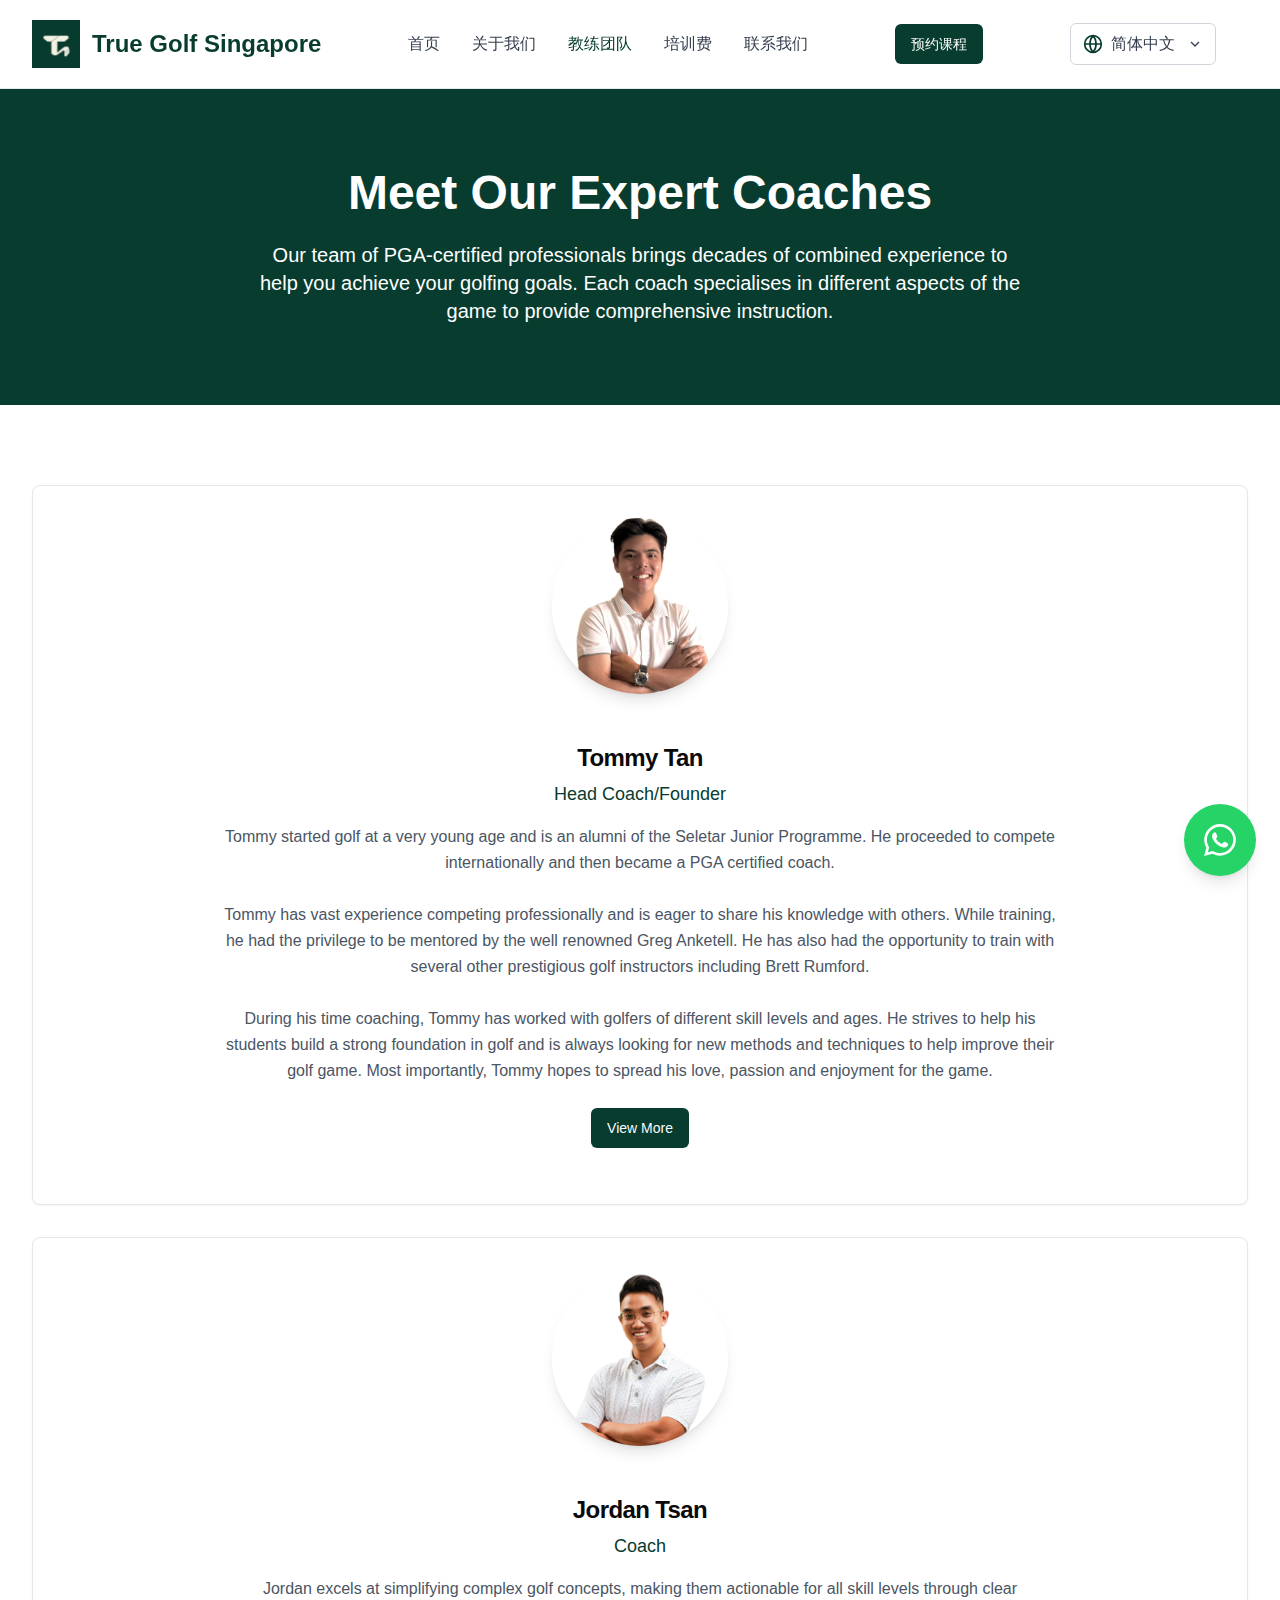
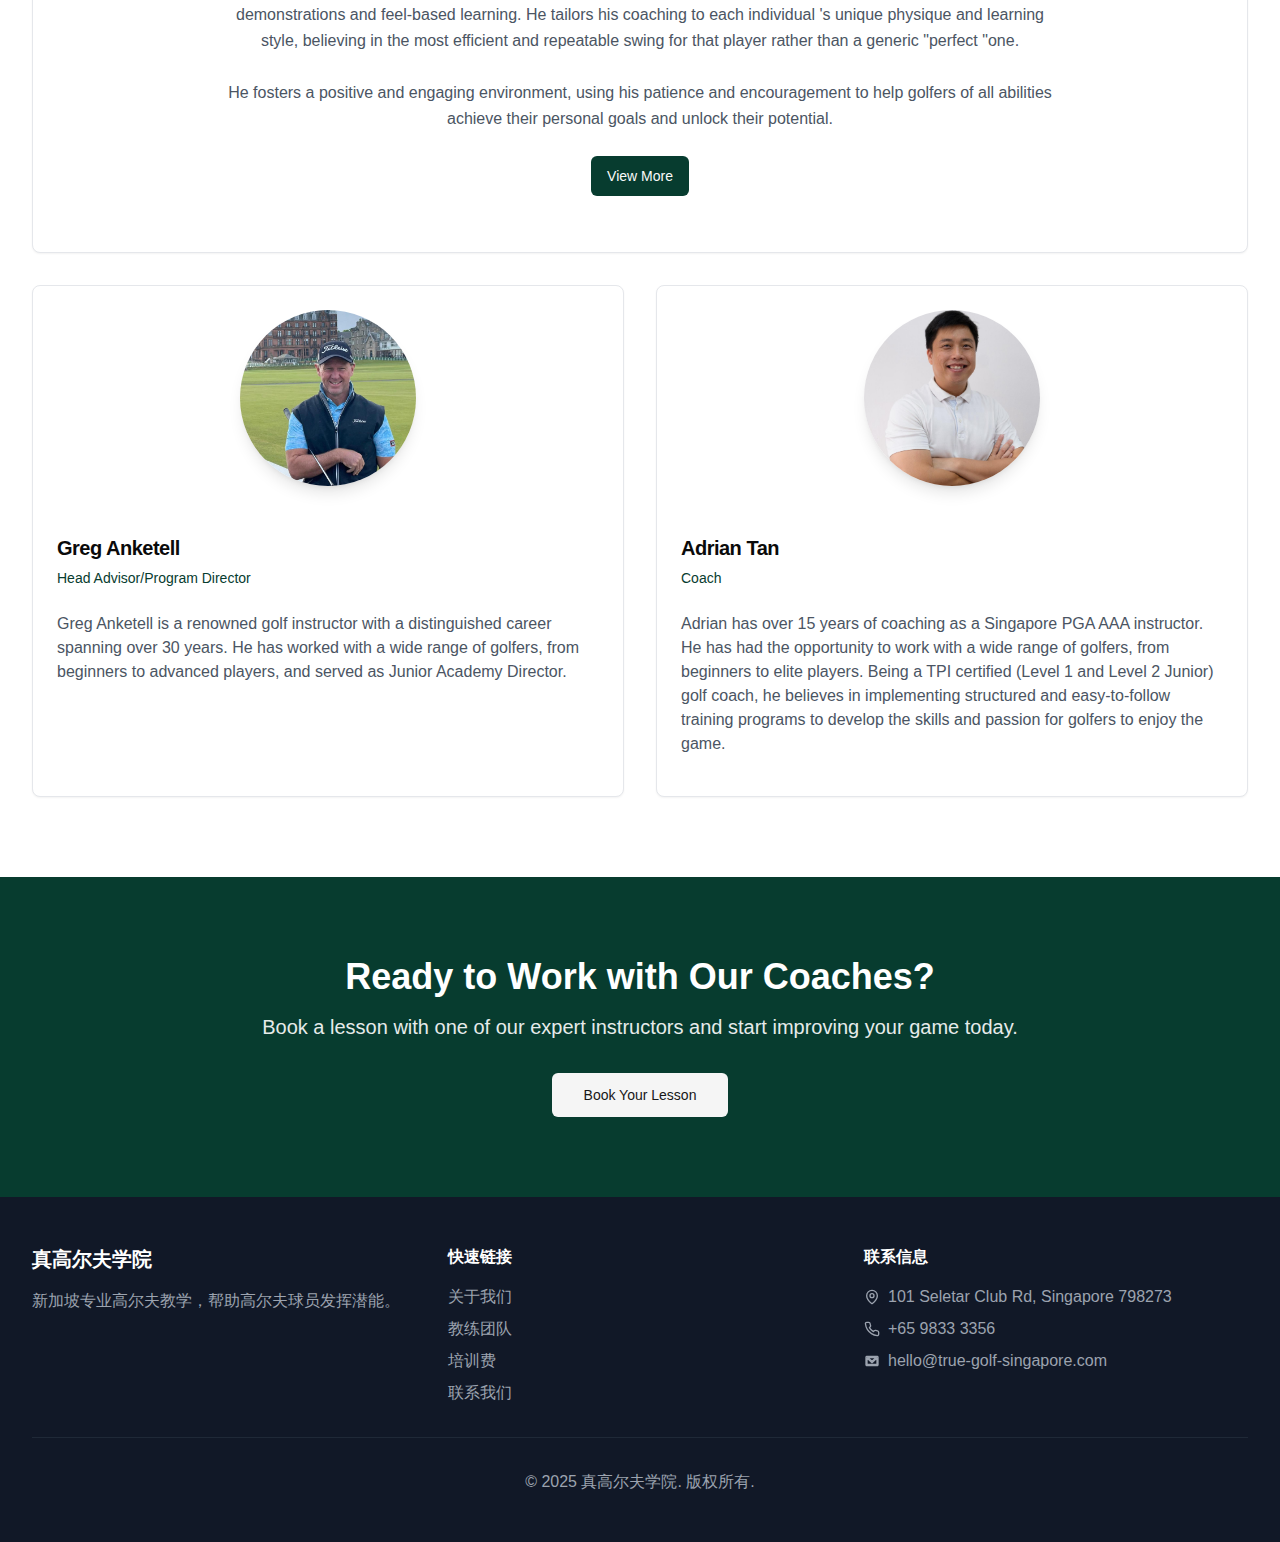
<file: src/coaches/zh.html>
<!DOCTYPE html>
<html lang="zh">
<meta charset="utf-8">

<head>
    <link rel="apple-touch-icon" sizes="180x180" href="../images/apple-touch-icon.png">
    <link rel="icon" type="image/png" sizes="32x32" href="../images/favicon-32x32.png">
    <link rel="icon" type="image/png" sizes="16x16" href="../images/favicon-16x16.png">
    <link rel="manifest" href="../images/site.webmanifest">
    <meta name="viewport" content="width=device-width, initial-scale=1" />
    <link rel="preload" as="image" href="../images/new-logo.png" />
    <link rel="preload" as="image" href="../images/coach-tommy-tan.jpg" />
    <link rel="preload" as="image" href="../images/coach-jorden-tsan.jpg" />
    <link rel="preload" as="image" href="../images/coach-greg-anketell.jpg" />
    <link rel="preload" as="image" href="../images/coach-adrian-tan.jpg" />
    <link rel="preload" as="image" href="../images/whatsapp-icon-white.svg" />
    <link href="../merged-output.css" rel="stylesheet">
    <title>True Golf Singapore</title>

    <meta property="og:image" content="../images/new-logo.png">
    <meta property="og:image:type" content="image/png">
    <meta property="og:image:width" content="1563">
    <meta property="og:image:height" content="1563">
    <meta property="og:description"
        content="True Gold Singapore offers professional golf instruction with certified coaches. From beginners to advanced players, we help you achieve your golfing goals with personalised training programs.">

</head>

<body>
    <div class="min-h-screen">
        <nav class="border-b bg-white/95 backdrop-blur supports-[backdrop-filter]:bg-white/60 sticky top-0 z-50">
            <div class="container mx-auto px-4 sm:px-6 lg:px-8">
                <div class="flex justify-between items-center py-4">
                    <a class="flex items-center gap-3" href="../home/zh.html">
                        <img src="../images/new-logo.png" alt="True Golf Singapore" class="h-12 w-12" />
                        <span class="text-2xl font-bold text-[#073c2f]">True Golf Singapore</span>
                    </a>
                    <div class="hidden lg:flex space-x-8 p-4">
                        <a class="transition-colors text-gray-700 hover:text-[#073c2f]" href="../home/zh.html">首页</a>
                        <a class="transition-colors text-gray-700 hover:text-[#073c2f]" href="../about/zh.html">关于我们</a>
                        <a class="transition-colors text-[#073c2f] font-medium" href="../coaches/zh.html">教练团队</a>
                        <a class="transition-colors text-gray-700 hover:text-[#073c2f]" href="../rates/zh.html">培训费</a>
                        <a class="transition-colors text-gray-700 hover:text-[#073c2f]"
                            href="../contact/zh.html">联系我们</a>
                    </div>
                    <div class="hidden md:block">
                        <a class="inline-flex items-center justify-center gap-2 whitespace-nowrap rounded-md text-sm font-medium ring-offset-background transition-colors focus-visible:outline-none focus-visible:ring-2 focus-visible:ring-ring focus-visible:ring-offset-2 disabled:pointer-events-none disabled:opacity-50 [&amp;_svg]:pointer-events-none [&amp;_svg]:size-4 [&amp;_svg]:shrink-0 text-primary-foreground h-10 px-4 py-2 bg-[#073c2f] hover:bg-[#073c2f]/90"
                            href="../contact/zh.html">预约课程</a>
                    </div>
                    <!-- Language Toggle -->
                    <div class="relative ml-4 mr-2 md:mr-8">
                        <button id="lang-toggle-btn"
                            class="flex items-center gap-2 px-3 py-2 rounded-md border border-gray-300 bg-white text-gray-700 hover:bg-gray-50 transition-colors font-medium focus:outline-none focus:ring-2 focus:ring-[#073c2f]"
                            aria-haspopup="true" aria-expanded="false">
                            <svg xmlns="http://www.w3.org/2000/svg" class="h-5 w-5 text-[#073c2f]" fill="none"
                                viewBox="0 0 24 24" stroke="currentColor">
                                <circle cx="12" cy="12" r="10" stroke-width="2" />
                                <path d="M2 12h20M12 2a15.3 15.3 0 0 1 0 20M12 2a15.3 15.3 0 0 0 0 20"
                                    stroke-width="2" />
                            </svg>
                            <span id="current-lang">简体中文</span>
                            <svg class="h-4 w-4 ml-1" fill="none" stroke="currentColor" stroke-width="2"
                                viewBox="0 0 24 24">
                                <path d="M6 9l6 6 6-6" />
                            </svg>
                        </button>
                        <div id="lang-dropdown"
                            class="absolute right-0 mt-2 w-48 bg-white border border-gray-200 rounded-lg shadow-lg z-50 hidden">
                            <a href="../coaches/zh.html"
                                class="block px-4 py-2 text-gray-700 hover:bg-gray-100">简体中文</a>
                            <a href="../coaches.html"
                                class="block px-4 py-2 text-gray-700 hover:bg-gray-100">English</a>
                            <a href="../index.html" class="block px-4 py-2 text-gray-700 hover:bg-gray-100">Bahasa
                                Malaysia</a>
                        </div>
                    </div>
                    <button
                        class="lg:hidden p-2 rounded-lg text-gray-700 hover:text-[#073c2f] hover:bg-gray-100 transition-colors md:absolute md:right-2"
                        aria-label="Toggle menu">
                        <svg xmlns="http://www.w3.org/2000/svg" width="24" height="24" viewBox="0 0 24 24" fill="none"
                            stroke="currentColor" stroke-width="2" stroke-linecap="round" stroke-linejoin="round"
                            class="lucide lucide-menu h-6 w-6">
                            <line x1="4" x2="20" y1="12" y2="12"></line>
                            <line x1="4" x2="20" y1="6" y2="6"></line>
                            <line x1="4" x2="20" y1="18" y2="18"></line>
                        </svg>
                    </button>
                </div>
            </div>
        </nav>
        <section class="bg-[#073c2f] py-20">
            <div class="container mx-auto px-4 sm:px-6 lg:px-8">
                <div class="text-center">
                    <h1 class="text-4xl md:text-5xl font-bold text-white mb-6">Meet Our Expert Coaches</h1>
                    <p class="text-xl text-white max-w-3xl mx-auto">Our team of PGA-certified professionals brings
                        decades of combined experience to help you achieve your golfing goals. Each coach specialises in
                        different aspects of the game to provide comprehensive instruction.</p>
                </div>
            </div>
        </section>
        <section class="py-20 bg-white">
            <div class="container mx-auto px-4 sm:px-6 lg:px-8">
                <div class="space-y-8">
                    <div
                        class="rounded-lg border bg-card text-card-foreground shadow-sm overflow-hidden hover:shadow-lg transition-shadow">
                        <div class="flex flex-col items-center text-center p-8">
                            <img src="../images/coach-tommy-tan.jpg" alt="Tommy Tan"
                                class="w-44 h-44 rounded-full object-cover shadow-lg mb-6"
                                style="object-position:center 40%" />
                            <div class="flex flex-col space-y-1.5 p-6 text-center pb-4">
                                <div class="font-semibold tracking-tight text-2xl">Tommy Tan</div>
                                <div class="text-[#073c2f] font-medium text-lg">Head Coach/Founder</div>
                            </div>
                            <div class="p-6 pt-0 max-w-4xl">
                                <p class="text-gray-600 leading-relaxed mb-6">
                                    Tommy started golf at a very young age and is an alumni of the Seletar Junior
                                    Programme. He proceeded to compete internationally and then became a PGA certified
                                    coach.<br />
                                    <br />
                                    Tommy has vast experience competing professionally and is eager to share his
                                    knowledge with others. While training, he had the privilege to be mentored by the
                                    well renowned Greg Anketell. He has also had the opportunity to train with several
                                    other prestigious golf instructors including Brett Rumford.<br />
                                    <br />During his time coaching, Tommy has worked with golfers of different skill
                                    levels and ages. He strives to help his students build a strong foundation in golf
                                    and is always looking for new methods and techniques to help improve their golf
                                    game. Most importantly, Tommy hopes to spread his love, passion and enjoyment for
                                    the game.
                                </p>
                                <a class="inline-flex items-center justify-center gap-2 whitespace-nowrap rounded-md text-sm font-medium ring-offset-background transition-colors focus-visible:outline-none focus-visible:ring-2 focus-visible:ring-ring focus-visible:ring-offset-2 disabled:pointer-events-none disabled:opacity-50 [&amp;_svg]:pointer-events-none [&amp;_svg]:size-4 [&amp;_svg]:shrink-0 text-primary-foreground h-10 px-4 py-2 bg-[#073c2f] hover:bg-[#073c2f]/90"
                                    href="../coaches/tommy-tan.html">View More</a>
                            </div>
                        </div>
                    </div>
                    <div
                        class="rounded-lg border bg-card text-card-foreground shadow-sm overflow-hidden hover:shadow-lg transition-shadow">
                        <div class="flex flex-col items-center text-center p-8">
                            <img src="../images/coach-jorden-tsan.jpg" alt="Jordan Tsan"
                                class="w-44 h-44 rounded-full object-cover shadow-lg mb-6" />
                            <div class="flex flex-col space-y-1.5 p-6 text-center pb-4">
                                <div class="font-semibold tracking-tight text-2xl">Jordan Tsan</div>
                                <div class="text-[#073c2f] font-medium text-lg">Coach</div>
                            </div>
                            <div class="p-6 pt-0 max-w-4xl">
                                <p class="text-gray-600 leading-relaxed mb-6">
                                    Jordan excels at simplifying complex golf concepts, making them actionable for all
                                    skill levels through clear demonstrations and feel-based learning. He tailors his
                                    coaching to each individual &#x27;s unique physique and learning style, believing in
                                    the most efficient and repeatable swing for that player rather than a generic
                                    &quot;perfect &quot;one.<br />
                                    <br />He fosters a positive and engaging environment, using his patience and
                                    encouragement to help golfers of all abilities achieve their personal goals and
                                    unlock their potential.
                                </p>
                                <a class="inline-flex items-center justify-center gap-2 whitespace-nowrap rounded-md text-sm font-medium ring-offset-background transition-colors focus-visible:outline-none focus-visible:ring-2 focus-visible:ring-ring focus-visible:ring-offset-2 disabled:pointer-events-none disabled:opacity-50 [&amp;_svg]:pointer-events-none [&amp;_svg]:size-4 [&amp;_svg]:shrink-0 text-primary-foreground h-10 px-4 py-2 bg-[#073c2f] hover:bg-[#073c2f]/90"
                                    href="../coaches/jordan-tsan.html">View More</a>
                            </div>
                        </div>
                    </div>
                    <div class="grid md:grid-cols-2 gap-8">
                        <div
                            class="rounded-lg border bg-card text-card-foreground shadow-sm overflow-hidden hover:shadow-lg transition-shadow">
                            <div class="md:flex md:flex-col">
                                <div class="flex justify-center items-center p-6">
                                    <img src="../images/coach-greg-anketell.jpg" alt="Greg Anketell"
                                        class="w-44 h-44 rounded-full object-cover shadow-lg" />
                                </div>
                                <div>
                                    <div class="flex flex-col space-y-1.5 p-6">
                                        <div class="font-semibold tracking-tight text-xl">Greg Anketell</div>
                                        <div class="text-sm text-[#073c2f] font-medium">Head Advisor/Program Director
                                        </div>
                                    </div>
                                    <div class="p-6 pt-0">
                                        <p class="text-gray-600 mb-4">Greg Anketell is a renowned golf instructor with a
                                            distinguished career spanning over 30 years. He has worked with a wide range
                                            of golfers, from beginners to advanced players, and served as Junior Academy
                                            Director.</p>
                                    </div>
                                </div>
                            </div>
                        </div>
                        <div
                            class="rounded-lg border bg-card text-card-foreground shadow-sm overflow-hidden hover:shadow-lg transition-shadow">
                            <div class="md:flex md:flex-col">
                                <div class="flex justify-center items-center p-6">
                                    <img src="../images/coach-adrian-tan.jpg" alt="Adrian Tan"
                                        class="w-44 h-44 rounded-full object-cover shadow-lg"
                                        style="object-position:center 35%" />
                                </div>
                                <div>
                                    <div class="flex flex-col space-y-1.5 p-6">
                                        <div class="font-semibold tracking-tight text-xl">Adrian Tan</div>
                                        <div class="text-sm text-[#073c2f] font-medium">Coach</div>
                                    </div>
                                    <div class="p-6 pt-0">
                                        <p class="text-gray-600 mb-4">Adrian has over 15 years of coaching as a
                                            Singapore PGA AAA instructor. He has had the opportunity to work with a wide
                                            range of golfers, from beginners to elite players. Being a TPI certified
                                            (Level 1 and Level 2 Junior) golf coach, he believes in implementing
                                            structured and easy-to-follow training programs to develop the skills and
                                            passion for golfers to enjoy the game.</p>
                                    </div>
                                </div>
                            </div>
                        </div>
                    </div>
                </div>
            </div>
        </section>
        <section class="py-20 bg-[#073c2f] text-white">
            <div class="container mx-auto px-4 sm:px-6 lg:px-8 text-center">
                <h2 class="text-3xl md:text-4xl font-bold mb-4">Ready to Work with Our Coaches?</h2>
                <p class="text-xl mb-8 opacity-90">Book a lesson with one of our expert instructors and start improving
                    your game today.</p>
                <a class="inline-flex items-center justify-center gap-2 whitespace-nowrap text-sm font-medium ring-offset-background transition-colors focus-visible:outline-none focus-visible:ring-2 focus-visible:ring-ring focus-visible:ring-offset-2 disabled:pointer-events-none disabled:opacity-50 [&amp;_svg]:pointer-events-none [&amp;_svg]:size-4 [&amp;_svg]:shrink-0 bg-secondary text-secondary-foreground hover:bg-secondary/80 h-11 rounded-md px-8"
                    href="../contact/zh.html">Book Your Lesson</a>
            </div>
        </section>
        <footer class="bg-gray-900 text-white py-12">
            <div class="container mx-auto px-4 sm:px-6 lg:px-8">
                <div class="grid md:grid-cols-3 gap-8">
                    <div>
                        <h3 class="text-xl font-bold mb-4">真高尔夫学院</h3>
                        <p class="text-gray-400">新加坡专业高尔夫教学，帮助高尔夫球员发挥潜能。</p>
                    </div>
                    <div>
                        <h4 class="font-semibold mb-4">快速链接</h4>
                        <div class="space-y-2">
                            <a class="block text-gray-400 hover:text-white transition-colors"
                                href="../about/zh.html">关于我们
                            </a>
                            <a class="block text-gray-400 hover:text-white transition-colors"
                                href="../coaches/zh.html">教练团队</a>
                            <a class="block text-gray-400 hover:text-white transition-colors"
                                href="../rates/zh.html">培训费</a>
                            <a class="block text-gray-400 hover:text-white transition-colors"
                                href="../contact/zh.html">联系我们</a>
                        </div>
                    </div>
                    <div>
                        <h4 class="font-semibold mb-4">联系信息</h4>
                        <div class="space-y-2 text-gray-400">
                            <div class="flex items-center gap-2">
                                <svg xmlns="http://www.w3.org/2000/svg" width="24" height="24" viewBox="0 0 24 24"
                                    fill="none" stroke="currentColor" stroke-width="2" stroke-linecap="round"
                                    stroke-linejoin="round" class="lucide lucide-map-pin h-4 w-4">
                                    <path
                                        d="M20 10c0 4.993-5.539 10.193-7.399 11.799a1 1 0 0 1-1.202 0C9.539 20.193 4 14.993 4 10a8 8 0 0 1 16 0">
                                    </path>
                                    <circle cx="12" cy="10" r="3"></circle>
                                </svg>
                                <span>101 Seletar Club Rd, Singapore 798273</span>
                            </div>
                            <div class="flex items-center gap-2">
                                <svg xmlns="http://www.w3.org/2000/svg" width="24" height="24" viewBox="0 0 24 24"
                                    fill="none" stroke="currentColor" stroke-width="2" stroke-linecap="round"
                                    stroke-linejoin="round" class="lucide lucide-phone h-4 w-4">
                                    <path
                                        d="M22 16.92v3a2 2 0 0 1-2.18 2 19.79 19.79 0 0 1-8.63-3.07 19.5 19.5 0 0 1-6-6 19.79 19.79 0 0 1-3.07-8.67A2 2 0 0 1 4.11 2h3a2 2 0 0 1 2 1.72 12.84 12.84 0 0 0 .7 2.81 2 2 0 0 1-.45 2.11L8.09 9.91a16 16 0 0 0 6 6l1.27-1.27a2 2 0 0 1 2.11-.45 12.84 12.84 0 0 0 2.81.7A2 2 0 0 1 22 16.92z">
                                    </path>
                                </svg>
                                <span>+65 9833 3356</span>
                            </div>
                            <div class="flex items-center gap-2">
                                <svg xmlns="http://www.w3.org/2000/svg" width="24" height="24" viewBox="0 0 24 24"
                                    fill="none" stroke="currentColor" stroke-width="2" stroke-linecap="round"
                                    stroke-linejoin="round" class="lucide lucide-e-mail h-4 w-4">
                                    <path
                                        d="M3.75 5.25L3 6V18L3.75 18.75H20.25L21 18V6L20.25 5.25H3.75ZM4.5 7.6955V17.25H19.5V7.69525L11.9999 14.5136L4.5 7.6955ZM18.3099 6.75H5.68986L11.9999 12.4864L18.3099 6.75Z" />
                                </svg>
                                <span>hello@true-golf-singapore.com</span>
                            </div>
                        </div>
                    </div>
                </div>
                <div class="border-t border-gray-800 mt-8 pt-8 text-center text-gray-400">
                    <p>© 2025 真高尔夫学院. 版权所有.</p>
                </div>
            </div>
        </footer>
        <!-- Mobile Menu -->
        <div id="mobile-menu" class="fixed top-0 left-0 right-0 z-50 lg:hidden hidden"
            style="background: rgba(255,255,255,0.97);">
            <div class="w-full bg-white rounded-b-lg shadow-lg flex flex-col px-4 pb-4 pt-2">
                <div class="flex items-center justify-between px-2 py-5 border-b">
                    <a class="flex items-center gap-3" href="../coaches/zh.html">
                        <img src="../images/new-logo.png" alt="True Golf Singapore" class="h-10 w-10" />
                        <span class="text-2xl font-bold text-[#073c2f]">True Golf Singapore</span>
                    </a>
                    <button id="close-mobile-menu"
                        class="p-2 rounded-md text-gray-700 hover:text-[#073c2f] hover:bg-gray-100 transition-colors"
                        aria-label="Close menu">
                        <svg xmlns="http://www.w3.org/2000/svg" width="28" height="28" fill="none" viewBox="0 0 24 24"
                            stroke="currentColor" stroke-width="2">
                            <line x1="18" y1="6" x2="6" y2="18" />
                            <line x1="6" y1="6" x2="18" y2="18" />
                        </svg>
                    </button>
                </div>
                <nav class="flex flex-col gap-1 mt-2">
                    <a class="block px-3 py-2 rounded-md text-base font-medium transition-colors text-gray-700 hover:text-[#073c2f] hover:bg-gray-50"
                        href="../home/zh.html">首页</a>
                    <a class="block px-3 py-2 rounded-md text-base font-medium transition-colors text-gray-700 hover:text-[#073c2f] hover:bg-gray-50"
                        href="../about/zh.html">关于我们</a>
                    <a class="block px-3 py-2 rounded-md text-base font-medium transition-colors text-[#073c2f] bg-green-50"
                        href="../coaches/zh.html">教练团队</a>
                    <a class="block px-3 py-2 rounded-md text-base font-medium transition-colors text-gray-700 hover:text-[#073c2f] hover:bg-gray-50"
                        href="../rates/zh.html">培训费</a>
                    <a class="block px-3 py-2 rounded-md text-base font-medium transition-colors text-gray-700 hover:text-[#073c2f] hover:bg-gray-50"
                        href="../contact/zh.html">联系我们</a>
                    <div class="px-3 py-2">
                        <a class="inline-flex items-center justify-center gap-2 whitespace-nowrap rounded-md text-sm font-medium ring-offset-background transition-colors focus-visible:outline-none focus-visible:ring-2 focus-visible:ring-ring focus-visible:ring-offset-2 disabled:pointer-events-none disabled:opacity-50 [&_svg]:pointer-events-none [&_svg]:size-4 [&_svg]:shrink-0 text-primary-foreground h-10 px-4 py-2 w-full bg-[#073c2f] hover:bg-[#073c2f]/90"
                            href="../contact/zh.html">预约课程</a>
                    </div>
                </nav>
            </div>
        </div>
        <a href="https://wa.me/6598333356" target="_blank" rel="noopener noreferrer"
            class="fixed bottom-6 right-6 z-50 bg-[#25D366] hover:bg-[#20b858] rounded-full p-3 shadow-lg hover:shadow-xl transition-all duration-300 hover:scale-110 group"
            aria-label="Contact us on WhatsApp">
            <div class="w-12 h-12 flex items-center justify-center">
                <img src="../images/whatsapp-icon-white.svg" alt="WhatsApp" class="w-8 h-8" />
            </div>
            <div
                class="absolute right-full mr-3 top-1/2 transform -translate-y-1/2 bg-gray-800 text-white px-3 py-2 rounded-lg text-sm whitespace-nowrap opacity-0 group-hover:opacity-100 transition-opacity duration-300 pointer-events-none">
                通过WhatsApp与我们聊天<div
                    class="absolute left-full top-1/2 transform -translate-y-1/2 border-4 border-transparent border-l-gray-800">
                </div>
            </div>
        </a>
        <script>
            const btn = document.querySelector('.lg\\:hidden[aria-label="Toggle menu"]');
            const menu = document.getElementById('mobile-menu');
            const closeBtn = document.getElementById('close-mobile-menu');
            btn.addEventListener('click', () => {
                menu.classList.remove('hidden');
            });
            closeBtn.addEventListener('click', () => {
                menu.classList.add('hidden');
            });
            // Language Toggle
            const langBtn = document.getElementById('lang-toggle-btn');
            const langDropdown = document.getElementById('lang-dropdown');
            langBtn.addEventListener('click', function (e) {
                e.stopPropagation();
                langDropdown.classList.toggle('hidden');
                langBtn.setAttribute('aria-expanded', langDropdown.classList.contains('hidden') ? 'false' : 'true');
            });
            document.addEventListener('click', function (e) {
                if (!langDropdown.classList.contains('hidden')) {
                    langDropdown.classList.add('hidden');
                    langBtn.setAttribute('aria-expanded', 'false');
                }
            });
            langDropdown.addEventListener('click', function (e) {
                e.stopPropagation();
            });
        </script>
    </div>
</body>

</html>
</file>
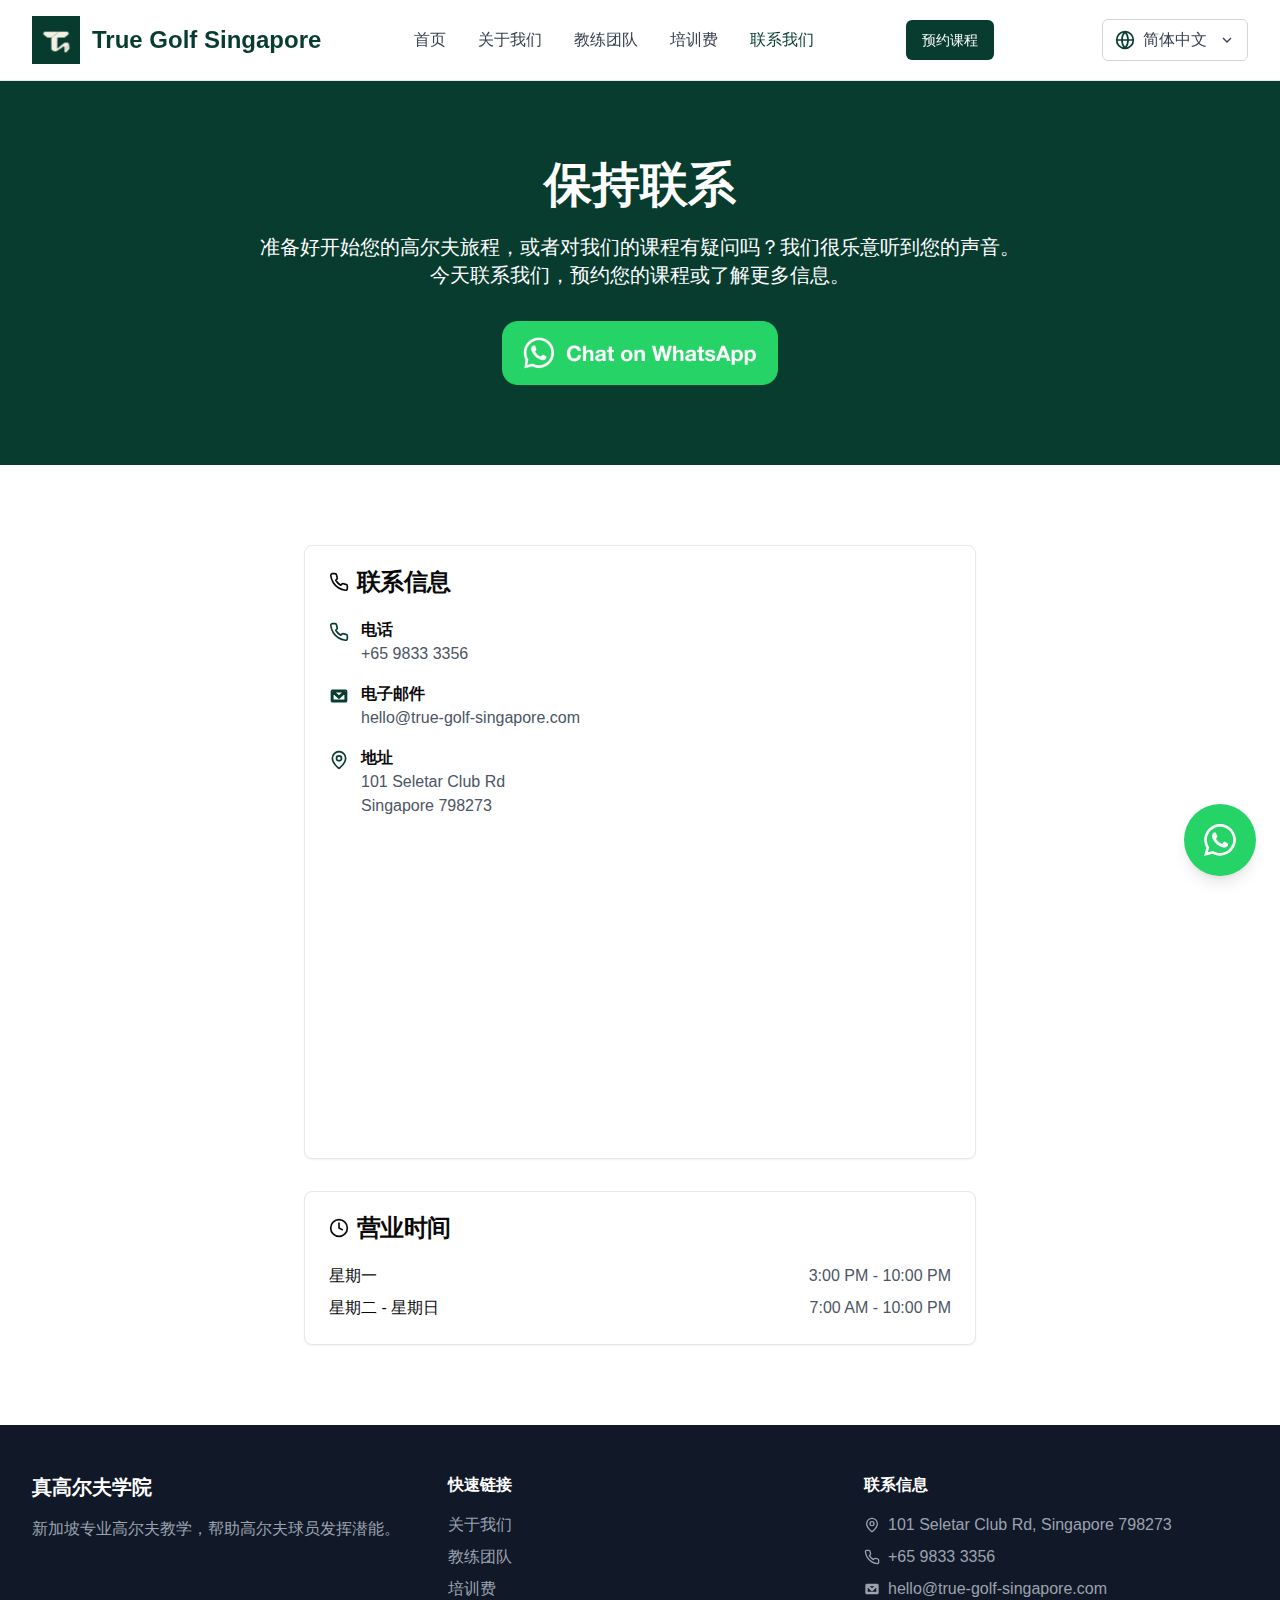
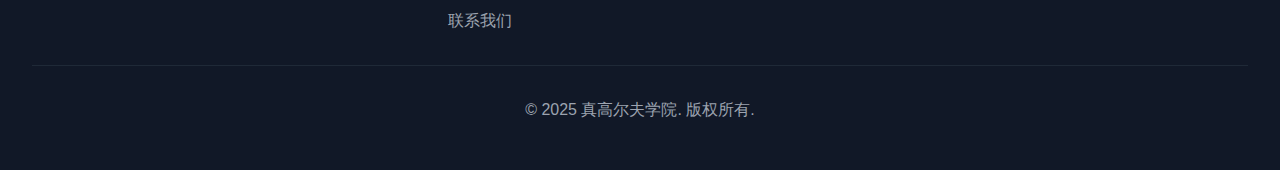
<file: src/contact/zh.html>
<!DOCTYPE html>
<html lang="zh">
<meta charset="utf-8">

<head>
    <link rel="apple-touch-icon" sizes="180x180" href="../images/apple-touch-icon.png">
    <link rel="icon" type="image/png" sizes="32x32" href="../images/favicon-32x32.png">
    <link rel="icon" type="image/png" sizes="16x16" href="../images/favicon-16x16.png">
    <link rel="manifest" href="../images/site.webmanifest">
    <meta name="viewport" content="width=device-width, initial-scale=1" />
    <link rel="preload" as="image" href="../images/new-logo.png" />
    <link rel="preload" as="image" href="../images/whatsapp-button.png" />
    <link rel="preload" as="image" href="../images/whatsapp-icon-white.svg" />
    <link href="../merged-output.css" rel="stylesheet">

    <title>True Golf Singapore</title>

    <meta property="og:image" content="../images/new-logo.png">
    <meta property="og:image:type" content="image/png">
    <meta property="og:image:width" content="1563">
    <meta property="og:image:height" content="1563">
    <meta property="og:description"
        content="True Gold Singapore offers professional golf instruction with certified coaches. From beginners to advanced players, we help you achieve your golfing goals with personalised training programs.">

</head>

<body>
    <div class="min-h-screen">
        <nav class="border-b bg-white/95 backdrop-blur supports-[backdrop-filter]:bg-white/60 sticky top-0 z-50">
            <div class="container mx-auto px-4 sm:px-6 lg:px-8">
                <div class="flex justify-between items-center py-4">
                    <a class="flex items-center gap-3" href="../home/zh.html">
                        <img src="../images/new-logo.png" alt="True Golf Singapore" class="h-12 w-12" />
                        <span class="text-2xl font-bold text-[#073c2f]">True Golf Singapore</span>
                    </a>
                    <div class="hidden md:flex space-x-8">
                        <a class="transition-colors text-gray-700 hover:text-[#073c2f]" href="../home/zh.html">首页</a>
                        <a class="transition-colors text-gray-700 hover:text-[#073c2f]" href="../about/zh.html">关于我们</a>
                        <a class="transition-colors text-gray-700 hover:text-[#073c2f]"
                            href="../coaches/zh.html">教练团队</a>
                        <a class="transition-colors text-gray-700 hover:text-[#073c2f]" href="../rates/zh.html">培训费</a>
                        <a class="transition-colors text-[#073c2f] font-medium" href="../contact/zh.html">联系我们</a>
                    </div>
                    <div class="hidden md:block">
                        <a class="inline-flex items-center justify-center gap-2 whitespace-nowrap rounded-md text-sm font-medium ring-offset-background transition-colors focus-visible:outline-none focus-visible:ring-2 focus-visible:ring-ring focus-visible:ring-offset-2 disabled:pointer-events-none disabled:opacity-50 [&amp;_svg]:pointer-events-none [&amp;_svg]:size-4 [&amp;_svg]:shrink-0 text-primary-foreground h-10 px-4 py-2 bg-[#073c2f] hover:bg-[#073c2f]/90"
                            href="../contact/zh.html">预约课程</a>
                    </div>
                    <!-- Language Toggle -->
                    <div class="relative ml-4">
                        <button id="lang-toggle-btn"
                            class="flex items-center gap-2 px-3 py-2 rounded-md border border-gray-300 bg-white text-gray-700 hover:bg-gray-50 transition-colors font-medium focus:outline-none focus:ring-2 focus:ring-[#073c2f]"
                            aria-haspopup="true" aria-expanded="false">
                            <svg xmlns="http://www.w3.org/2000/svg" class="h-5 w-5 text-[#073c2f]" fill="none"
                                viewBox="0 0 24 24" stroke="currentColor">
                                <circle cx="12" cy="12" r="10" stroke-width="2" />
                                <path d="M2 12h20M12 2a15.3 15.3 0 0 1 0 20M12 2a15.3 15.3 0 0 0 0 20"
                                    stroke-width="2" />
                            </svg>
                            <span id="current-lang">简体中文</span>
                            <svg class="h-4 w-4 ml-1" fill="none" stroke="currentColor" stroke-width="2"
                                viewBox="0 0 24 24">
                                <path d="M6 9l6 6 6-6" />
                            </svg>
                        </button>
                        <div id="lang-dropdown"
                            class="absolute right-0 mt-2 w-48 bg-white border border-gray-200 rounded-lg shadow-lg z-50 hidden">
                            <a href="../contact/zh.html"
                                class="block px-4 py-2 text-gray-700 hover:bg-gray-100">简体中文</a>
                            <a href="../contact.html"
                                class="block px-4 py-2 text-gray-700 hover:bg-gray-100">English</a>
                            <a href="../index.html" class="block px-4 py-2 text-gray-700 hover:bg-gray-100">Bahasa
                                Malaysia</a>
                        </div>
                    </div>
                    <button
                        class="md:hidden p-2 rounded-md text-gray-700 hover:text-[#073c2f] hover:bg-gray-100 transition-colors"
                        aria-label="Toggle menu">
                        <svg xmlns="http://www.w3.org/2000/svg" width="24" height="24" viewBox="0 0 24 24" fill="none"
                            stroke="currentColor" stroke-width="2" stroke-linecap="round" stroke-linejoin="round"
                            class="lucide lucide-menu h-6 w-6">
                            <line x1="4" x2="20" y1="12" y2="12"></line>
                            <line x1="4" x2="20" y1="6" y2="6"></line>
                            <line x1="4" x2="20" y1="18" y2="18"></line>
                        </svg>
                    </button>
                </div>
            </div>
        </nav>
        <section class="bg-[#073c2f] py-20">
            <div class="container mx-auto px-4 sm:px-6 lg:px-8">
                <div class="text-center">
                    <h1 class="text-4xl md:text-5xl font-bold text-white mb-6">保持联系</h1>
                    <p class="text-xl text-white max-w-3xl mx-auto">
                        准备好开始您的高尔夫旅程，或者对我们的课程有疑问吗？我们很乐意听到您的声音。今天联系我们，预约您的课程或了解更多信息。</p>
                    <div class="flex justify-center mt-8">
                        <a href="https://wa.me/6598333356" target="_blank" rel="noopener noreferrer"
                            class="inline-block hover:scale-105 transition-transform">
                            <img src="../images/whatsapp-button.png" alt="Chat on WhatsApp" class="h-16 w-auto" />
                        </a>
                    </div>
                </div>
            </div>
        </section>
        <section class="py-20 bg-white">
            <div class="container mx-auto px-4 sm:px-6 lg:px-8">
                <div class="max-w-2xl mx-auto">
                    <div class="space-y-8">
                        <div class="rounded-lg border bg-card text-card-foreground shadow-sm">
                            <div class="flex flex-col space-y-1.5 p-6">
                                <div class="text-2xl font-semibold leading-none tracking-tight flex items-center gap-2">
                                    <svg xmlns="http://www.w3.org/2000/svg" width="24" height="24" viewBox="0 0 24 24"
                                        fill="none" stroke="currentColor" stroke-width="2" stroke-linecap="round"
                                        stroke-linejoin="round" class="lucide lucide-phone h-5 w-5">
                                        <path
                                            d="M22 16.92v3a2 2 0 0 1-2.18 2 19.79 19.79 0 0 1-8.63-3.07 19.5 19.5 0 0 1-6-6 19.79 19.79 0 0 1-3.07-8.67A2 2 0 0 1 4.11 2h3a2 2 0 0 1 2 1.72 12.84 12.84 0 0 0 .7 2.81 2 2 0 0 1-.45 2.11L8.09 9.91a16 16 0 0 0 6 6l1.27-1.27a2 2 0 0 1 2.11-.45 12.84 12.84 0 0 0 2.81.7A2 2 0 0 1 22 16.92z">
                                        </path>
                                    </svg>
                                    联系信息
                                </div>
                            </div>
                            <div class="p-6 pt-0 space-y-4">
                                <div class="flex items-start gap-3">
                                    <svg xmlns="http://www.w3.org/2000/svg" width="24" height="24" viewBox="0 0 24 24"
                                        fill="none" stroke="currentColor" stroke-width="2" stroke-linecap="round"
                                        stroke-linejoin="round" class="lucide lucide-phone h-5 w-5 text-[#073c2f] mt-1">
                                        <path
                                            d="M22 16.92v3a2 2 0 0 1-2.18 2 19.79 19.79 0 0 1-8.63-3.07 19.5 19.5 0 0 1-6-6 19.79 19.79 0 0 1-3.07-8.67A2 2 0 0 1 4.11 2h3a2 2 0 0 1 2 1.72 12.84 12.84 0 0 0 .7 2.81 2 2 0 0 1-.45 2.11L8.09 9.91a16 16 0 0 0 6 6l1.27-1.27a2 2 0 0 1 2.11-.45 12.84 12.84 0 0 0 2.81.7A2 2 0 0 1 22 16.92z">
                                        </path>
                                    </svg>
                                    <div>
                                        <h4 class="font-semibold">电话</h4>
                                        <p class="text-gray-600">+65 9833 3356</p>
                                    </div>
                                </div>
                                <div class="flex items-start gap-3">
                                    <svg xmlns="http://www.w3.org/2000/svg" width="24" height="24" viewBox="0 0 24 24"
                                        fill="none" stroke="currentColor" stroke-width="2" stroke-linecap="round"
                                        stroke-linejoin="round"
                                        class="lucide lucide-e-mail h-5 w-5 text-[#073c2f] mt-1">
                                        <path
                                            d="M3.75 5.25L3 6V18L3.75 18.75H20.25L21 18V6L20.25 5.25H3.75ZM4.5 7.6955V17.25H19.5V7.69525L11.9999 14.5136L4.5 7.6955ZM18.3099 6.75H5.68986L11.9999 12.4864L18.3099 6.75Z" />
                                    </svg>
                                    <div>
                                        <h4 class="font-semibold">电子邮件</h4>
                                        <p class="text-gray-600">hello@true-golf-singapore.com</p>
                                    </div>
                                </div>
                                <div class="flex items-start gap-3">
                                    <svg xmlns="http://www.w3.org/2000/svg" width="24" height="24" viewBox="0 0 24 24"
                                        fill="none" stroke="currentColor" stroke-width="2" stroke-linecap="round"
                                        stroke-linejoin="round"
                                        class="lucide lucide-map-pin h-5 w-5 text-[#073c2f] mt-1">
                                        <path
                                            d="M20 10c0 4.993-5.539 10.193-7.399 11.799a1 1 0 0 1-1.202 0C9.539 20.193 4 14.993 4 10a8 8 0 0 1 16 0">
                                        </path>
                                        <circle cx="12" cy="10" r="3"></circle>
                                    </svg>
                                    <div>
                                        <h4 class="font-semibold">地址 </h4>
                                        <p class="text-gray-600">
                                            101 Seletar Club Rd<br />Singapore 798273
                                        </p>
                                    </div>
                                </div>
                                <div class="mt-6">
                                    <iframe
                                        src="https://www.google.com/maps/embed?pb=!1m18!1m12!1m3!1d7977.221675120395!2d103.858132!3d1.4096539!2m3!1f0!2f0!3f0!3m2!1i1024!2i768!4f13.1!3m3!1m2!1s0x31da142fbf39d50b%3A0x18aa8af1884c74d6!2s101%20Seletar%20Club%20Rd%2C%20Singapore%20798273!5e0!3m2!1sen!2ssg!4v1752044445820!5m2!1sen!2ssg"
                                        width="100%" height="300" style="border:0;border-radius:8px" allowFullScreen=""
                                        loading="lazy" referrerPolicy="no-referrer-when-downgrade"
                                        title="True Golf Singapore Location"></iframe>
                                </div>
                            </div>
                        </div>
                        <div class="rounded-lg border bg-card text-card-foreground shadow-sm">
                            <div class="flex flex-col space-y-1.5 p-6">
                                <div class="text-2xl font-semibold leading-none tracking-tight flex items-center gap-2">
                                    <svg xmlns="http://www.w3.org/2000/svg" width="24" height="24" viewBox="0 0 24 24"
                                        fill="none" stroke="currentColor" stroke-width="2" stroke-linecap="round"
                                        stroke-linejoin="round" class="lucide lucide-clock h-5 w-5">
                                        <circle cx="12" cy="12" r="10"></circle>
                                        <polyline points="12 6 12 12 16 14"></polyline>
                                    </svg>
                                    营业时间
                                </div>
                            </div>
                            <div class="p-6 pt-0">
                                <div class="space-y-2">
                                    <div class="flex justify-between">
                                        <span class="font-medium">星期一</span>
                                        <span class="text-gray-600">3:00 PM - 10:00 PM</span>
                                    </div>
                                    <div class="flex justify-between">
                                        <span class="font-medium">星期二 - 星期日</span>
                                        <span class="text-gray-600">7:00 AM - 10:00 PM</span>
                                    </div>
                                </div>
                            </div>
                        </div>
                    </div>
                </div>
            </div>
        </section>
        <footer class="bg-gray-900 text-white py-12">
            <div class="container mx-auto px-4 sm:px-6 lg:px-8">
                <div class="grid md:grid-cols-3 gap-8">
                    <div>
                        <h3 class="text-xl font-bold mb-4">真高尔夫学院</h3>
                        <p class="text-gray-400">新加坡专业高尔夫教学，帮助高尔夫球员发挥潜能。</p>
                    </div>
                    <div>
                        <h4 class="font-semibold mb-4">快速链接</h4>
                        <div class="space-y-2">
                            <a class="block text-gray-400 hover:text-white transition-colors"
                                href="../about/zh.html">关于我们</a>
                            <a class="block text-gray-400 hover:text-white transition-colors"
                                href="../coaches/zh.html">教练团队</a>
                            <a class="block text-gray-400 hover:text-white transition-colors"
                                href="../rates/zh.html">培训费</a>
                            <a class="block text-gray-400 hover:text-white transition-colors"
                                href="../contact/zh.html">联系我们</a>
                        </div>
                    </div>
                    <div>
                        <h4 class="font-semibold mb-4">联系信息</h4>
                        <div class="space-y-2 text-gray-400">
                            <div class="flex items-center gap-2">
                                <svg xmlns="http://www.w3.org/2000/svg" width="24" height="24" viewBox="0 0 24 24"
                                    fill="none" stroke="currentColor" stroke-width="2" stroke-linecap="round"
                                    stroke-linejoin="round" class="lucide lucide-map-pin h-4 w-4">
                                    <path
                                        d="M20 10c0 4.993-5.539 10.193-7.399 11.799a1 1 0 0 1-1.202 0C9.539 20.193 4 14.993 4 10a8 8 0 0 1 16 0">
                                    </path>
                                    <circle cx="12" cy="10" r="3"></circle>
                                </svg>
                                <span>101 Seletar Club Rd, Singapore 798273</span>
                            </div>
                            <div class="flex items-center gap-2">
                                <svg xmlns="http://www.w3.org/2000/svg" width="24" height="24" viewBox="0 0 24 24"
                                    fill="none" stroke="currentColor" stroke-width="2" stroke-linecap="round"
                                    stroke-linejoin="round" class="lucide lucide-phone h-4 w-4">
                                    <path
                                        d="M22 16.92v3a2 2 0 0 1-2.18 2 19.79 19.79 0 0 1-8.63-3.07 19.5 19.5 0 0 1-6-6 19.79 19.79 0 0 1-3.07-8.67A2 2 0 0 1 4.11 2h3a2 2 0 0 1 2 1.72 12.84 12.84 0 0 0 .7 2.81 2 2 0 0 1-.45 2.11L8.09 9.91a16 16 0 0 0 6 6l1.27-1.27a2 2 0 0 1 2.11-.45 12.84 12.84 0 0 0 2.81.7A2 2 0 0 1 22 16.92z">
                                    </path>
                                </svg>
                                <span>+65 9833 3356</span>
                            </div>
                            <div class="flex items-center gap-2">
                                <svg xmlns="http://www.w3.org/2000/svg" width="24" height="24" viewBox="0 0 24 24"
                                    fill="none" stroke="currentColor" stroke-width="2" stroke-linecap="round"
                                    stroke-linejoin="round" class="lucide lucide-e-mail h-4 w-4">
                                    <path
                                        d="M3.75 5.25L3 6V18L3.75 18.75H20.25L21 18V6L20.25 5.25H3.75ZM4.5 7.6955V17.25H19.5V7.69525L11.9999 14.5136L4.5 7.6955ZM18.3099 6.75H5.68986L11.9999 12.4864L18.3099 6.75Z" />
                                </svg>
                                <span>hello@true-golf-singapore.com</span>
                            </div>
                        </div>
                    </div>
                </div>
                <div class="border-t border-gray-800 mt-8 pt-8 text-center text-gray-400">
                    <p>© 2025 真高尔夫学院. 版权所有.</p>
                </div>
            </div>
        </footer>
        <!-- Mobile Menu -->
        <div id="mobile-menu" class="fixed top-0 left-0 right-0 z-50 md:hidden hidden"
            style="background: rgba(255,255,255,0.97);">
            <div class="w-full bg-white rounded-b-lg shadow-lg flex flex-col px-4 pb-4 pt-2">
                <div class="flex items-center justify-between px-2 py-5 border-b">
                    <a class="flex items-center gap-3" href="../home/zh.html">
                        <img src="../images/new-logo.png" alt="True Golf Singapore" class="h-10 w-10" />
                        <span class="text-2xl font-bold text-[#073c2f]">True Golf Singapore</span>
                    </a>
                    <button id="close-mobile-menu"
                        class="p-2 rounded-md text-gray-700 hover:text-[#073c2f] hover:bg-gray-100 transition-colors"
                        aria-label="Close menu">
                        <svg xmlns="http://www.w3.org/2000/svg" width="28" height="28" fill="none" viewBox="0 0 24 24"
                            stroke="currentColor" stroke-width="2">
                            <line x1="18" y1="6" x2="6" y2="18" />
                            <line x1="6" y1="6" x2="18" y2="18" />
                        </svg>
                    </button>
                </div>
                <nav class="flex flex-col gap-1 mt-2">
                    <a class="block px-3 py-2 rounded-md text-base font-medium transition-colors text-gray-700 hover:text-[#073c2f] hover:bg-gray-50"
                        href="../home/zh.html">首页</a>
                    <a class="block px-3 py-2 rounded-md text-base font-medium transition-colors text-gray-700 hover:text-[#073c2f] hover:bg-gray-50"
                        href="../about/zh.html">关于我们</a>
                    <a class="block px-3 py-2 rounded-md text-base font-medium transition-colors text-gray-700 hover:text-[#073c2f] hover:bg-gray-50"
                        href="../coaches/zh.html">教练团队</a>
                    <a class="block px-3 py-2 rounded-md text-base font-medium transition-colors text-gray-700 hover:text-[#073c2f] hover:bg-gray-50"
                        href="../rates/zh.html">培训费</a>
                    <a class="block px-3 py-2 rounded-md text-base font-medium transition-colors text-[#073c2f] bg-green-50"
                        href="../contact/zh.html">联系我们</a>
                    <div class="px-3 py-2">
                        <a class="inline-flex items-center justify-center gap-2 whitespace-nowrap rounded-md text-sm font-medium ring-offset-background transition-colors focus-visible:outline-none focus-visible:ring-2 focus-visible:ring-ring focus-visible:ring-offset-2 disabled:pointer-events-none disabled:opacity-50 [&_svg]:pointer-events-none [&_svg]:size-4 [&_svg]:shrink-0 text-primary-foreground h-10 px-4 py-2 w-full bg-[#073c2f] hover:bg-[#073c2f]/90"
                            href="../contact/zh.html">预约课程</a>
                    </div>
                </nav>
            </div>
        </div>
        <a href="https://wa.me/6598333356" target="_blank" rel="noopener noreferrer"
            class="fixed bottom-6 right-6 z-50 bg-[#25D366] hover:bg-[#20b858] rounded-full p-3 shadow-lg hover:shadow-xl transition-all duration-300 hover:scale-110 group"
            aria-label="Contact us on WhatsApp">
            <div class="w-12 h-12 flex items-center justify-center">
                <img src="../images/whatsapp-icon-white.svg" alt="WhatsApp" class="w-8 h-8" />
            </div>
            <div
                class="absolute right-full mr-3 top-1/2 transform -translate-y-1/2 bg-gray-800 text-white px-3 py-2 rounded-lg text-sm whitespace-nowrap opacity-0 group-hover:opacity-100 transition-opacity duration-300 pointer-events-none">
                通过WhatsApp与我们聊天<div
                    class="absolute left-full top-1/2 transform -translate-y-1/2 border-4 border-transparent border-l-gray-800">
                </div>
            </div>
        </a>
        <script>
            const btn = document.querySelector('.md\\:hidden[aria-label="Toggle menu"]');
            const menu = document.getElementById('mobile-menu');
            const closeBtn = document.getElementById('close-mobile-menu');
            btn.addEventListener('click', () => {
                menu.classList.remove('hidden');
            });
            closeBtn.addEventListener('click', () => {
                menu.classList.add('hidden');
            });
            // Language Toggle
            const langBtn = document.getElementById('lang-toggle-btn');
            const langDropdown = document.getElementById('lang-dropdown');
            langBtn.addEventListener('click', function (e) {
                e.stopPropagation();
                langDropdown.classList.toggle('hidden');
                langBtn.setAttribute('aria-expanded', langDropdown.classList.contains('hidden') ? 'false' : 'true');
            });
            document.addEventListener('click', function (e) {
                if (!langDropdown.classList.contains('hidden')) {
                    langDropdown.classList.add('hidden');
                    langBtn.setAttribute('aria-expanded', 'false');
                }
            });
            langDropdown.addEventListener('click', function (e) {
                e.stopPropagation();
            });
        </script>
    </div>
</body>

</html>
</file>
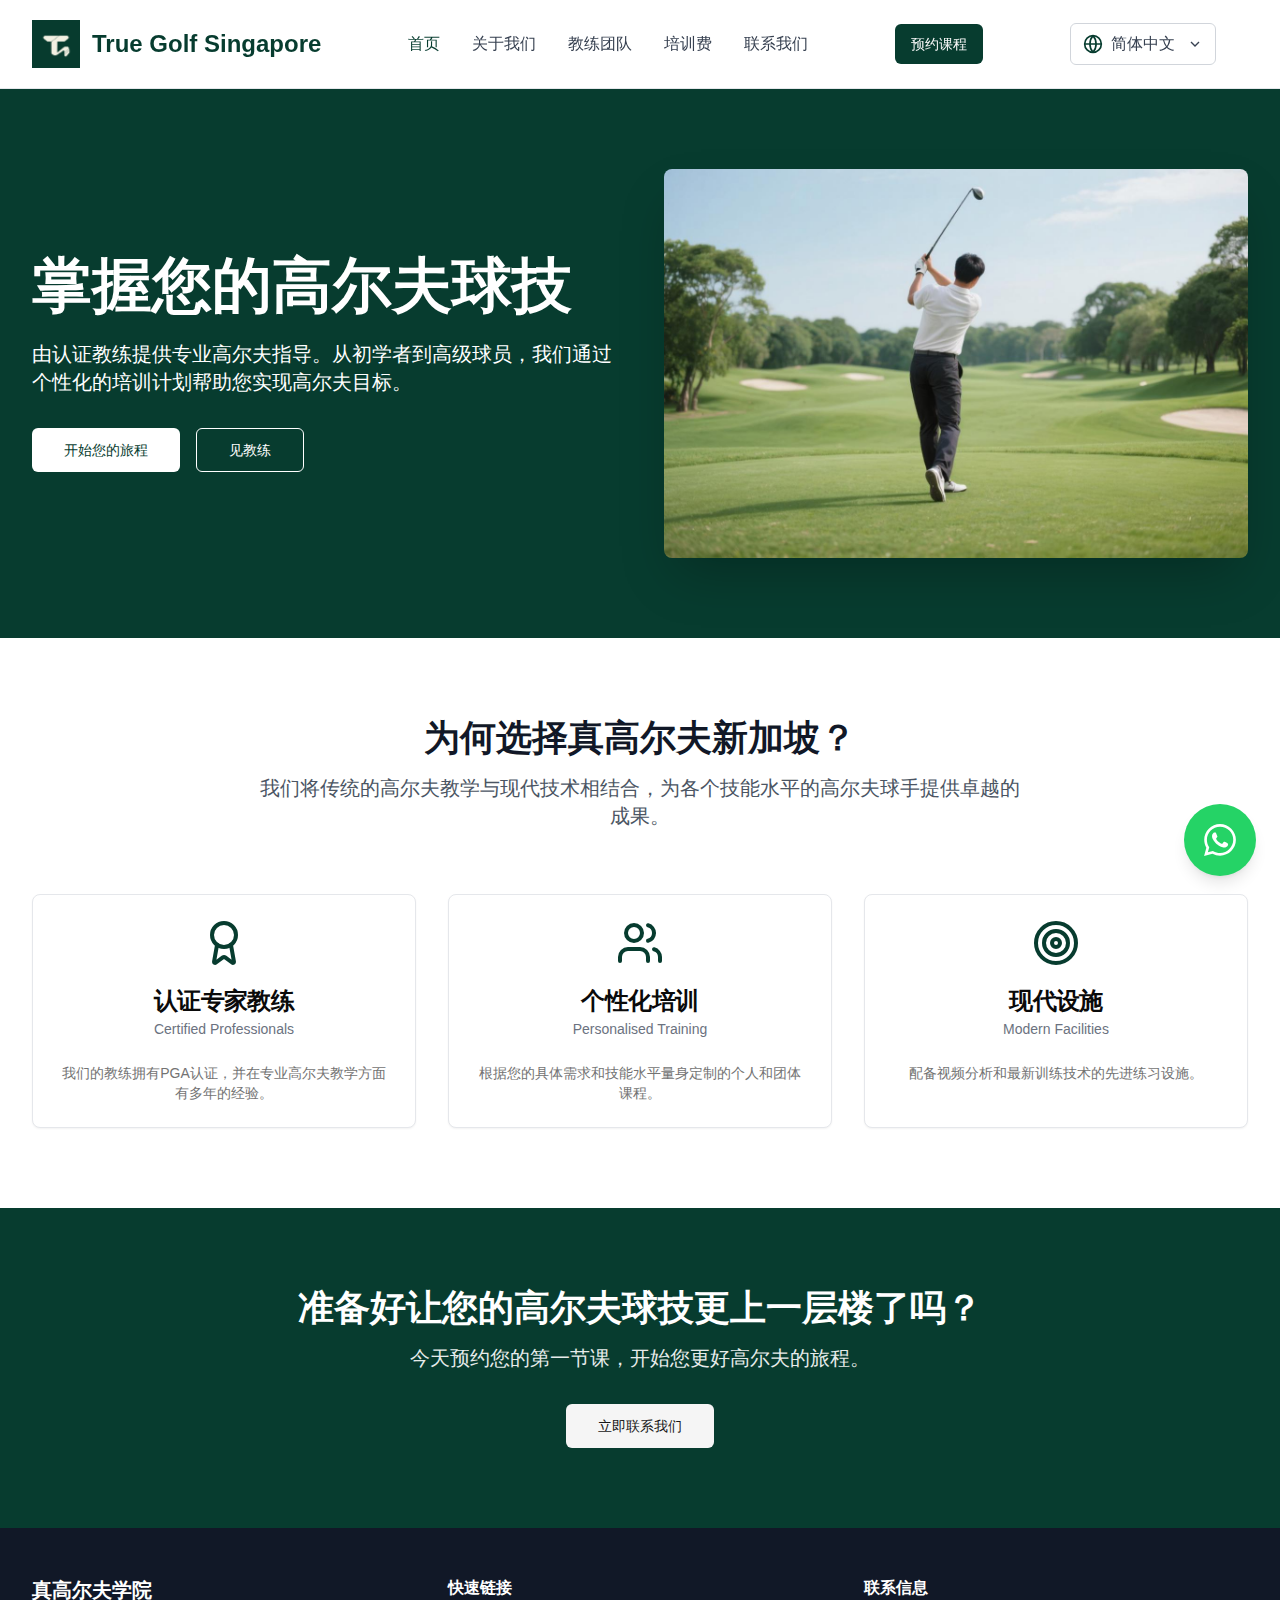
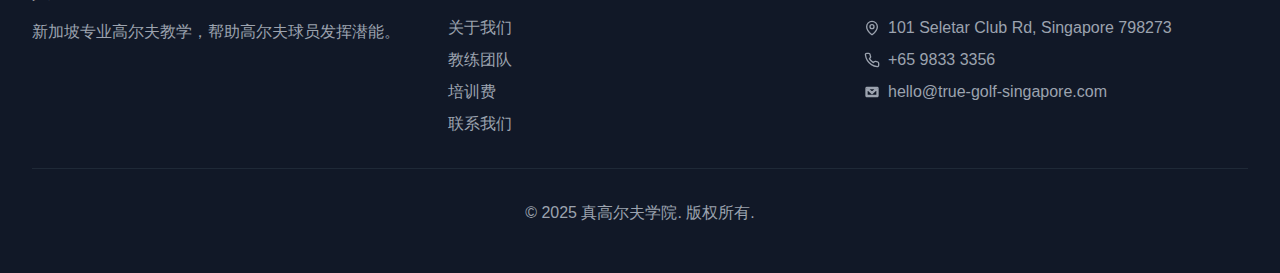
<file: src/home/zh.html>
<!DOCTYPE html>
<html lang="zh">
<meta charset="utf-8">

<head>
    <title>True Golf Singapore</title>
    <meta name="title" property="og:title" content="True Golf Singapore">
    <meta name="Keywords"
        content="Golf, Singapore, Training, Learning, Courses, Lessons, Booking, Website, Professional, Coaches, Rates, Contact, True Golf Singapore">
    <meta name="Description"
        content="Master Your Golf Game in Singapore. Professional golf instruction with certified coaches.">
    <meta property="og:image" content="../images/new-logo.png">
    <meta property="og:image:type" content="image/png">
    <meta property="og:image:width" content="1563">
    <meta property="og:image:height" content="1563">
    <meta property="og:description"
        content="True Gold Singapore offers professional golf instruction with certified coaches. From beginners to advanced players, we help you achieve your golfing goals with personalised training programs.">
    <link rel="apple-touch-icon" sizes="180x180" href="../images/apple-touch-icon.png">
    <link rel="icon" type="image/png" sizes="32x32" href="../images/favicon-32x32.png">
    <link rel="icon" type="image/png" sizes="16x16" href="../images/favicon-16x16.png">
    <link rel="manifest" href="../images/site.webmanifest">
    <meta name="viewport" content="width=device-width, initial-scale=1" />
    <link rel="preload" as="image" href="../images/new-logo.png" />
    <link rel="preload" as="image" href="../images/hero-golfer-swing-new.png" />
    <link rel="preload" as="image" href="../images/whatsapp-icon-white.svg" />
    <link href="../merged-output.css" rel="stylesheet">
</head>

<body>
    <div class="min-h-screen">
        <nav class="border-b bg-white/95 backdrop-blur supports-[backdrop-filter]:bg-white/60 sticky top-0 z-50">
            <div class="container mx-auto px-4 sm:px-6 lg:px-8">
                <div class="flex justify-between items-center py-4">
                    <a class="flex items-center gap-3" href="zh.html">
                        <img src="../images/new-logo.png" alt="True Golf Singapore" class="h-12 w-12" />
                        <span class="text-2xl font-bold text-[#073c2f]">True Golf Singapore</span>
                    </a>
                    <div class="hidden lg:flex space-x-8 p-4">
                        <a class="transition-colors text-[#073c2f] font-medium" href="../home/zh.html">首页</a>
                        <a class="transition-colors text-gray-700 hover:text-[#073c2f]" href="../about/zh.html">关于我们</a>
                        <a class="transition-colors text-gray-700 hover:text-[#073c2f]"
                            href="../coaches/zh.html">教练团队</a>
                        <a class="transition-colors text-gray-700 hover:text-[#073c2f]" href="../rates/zh.html">培训费</a>
                        <a class="transition-colors text-gray-700 hover:text-[#073c2f]"
                            href="../contact/zh.html">联系我们</a>

                    </div>
                    <div class="hidden md:block">
                        <a class="inline-flex items-center justify-center gap-2 whitespace-nowrap rounded-md text-sm font-medium ring-offset-background transition-colors focus-visible:outline-none focus-visible:ring-2 focus-visible:ring-ring focus-visible:ring-offset-2 disabled:pointer-events-none disabled:opacity-50 [&amp;_svg]:pointer-events-none [&amp;_svg]:size-4 [&amp;_svg]:shrink-0 text-primary-foreground h-10 px-4 py-2 bg-[#073c2f] hover:bg-[#073c2f]/90"
                            href="../contact/zh.html">预约课程</a>
                    </div>
                    <!-- Language Toggle -->
                    <div class="relative ml-4 mr-2 md:mr-8">
                        <button id="lang-toggle-btn"
                            class="flex items-center gap-2 px-3 py-2 rounded-md border border-gray-300 bg-white text-gray-700 hover:bg-gray-50 transition-colors font-medium focus:outline-none focus:ring-2 focus:ring-[#073c2f]"
                            aria-haspopup="true" aria-expanded="false">
                            <svg xmlns="http://www.w3.org/2000/svg" class="h-5 w-5 text-[#073c2f]" fill="none"
                                viewBox="0 0 24 24" stroke="currentColor">
                                <circle cx="12" cy="12" r="10" stroke-width="2" />
                                <path d="M2 12h20M12 2a15.3 15.3 0 0 1 0 20M12 2a15.3 15.3 0 0 0 0 20"
                                    stroke-width="2" />
                            </svg>
                            <span id="current-lang">简体中文</span>
                            <svg class="h-4 w-4 ml-1" fill="none" stroke="currentColor" stroke-width="2"
                                viewBox="0 0 24 24">
                                <path d="M6 9l6 6 6-6" />
                            </svg>
                        </button>
                        <div id="lang-dropdown"
                            class="absolute right-0 mt-2 w-48 bg-white border border-gray-200 rounded-lg shadow-lg z-50 hidden">
                            <a href="../home/zh.html" class="block px-4 py-2 text-gray-700 hover:bg-gray-100">简体中文</a>
                            <a href="../index.html" class="block px-4 py-2 text-gray-700 hover:bg-gray-100">English</a>
                            <a href="../index.html" class="block px-4 py-2 text-gray-700 hover:bg-gray-100">Bahasa
                                Malaysia</a>
                        </div>
                    </div>
                    <button
                        class="lg:hidden p-2 rounded-lg text-gray-700 hover:text-[#073c2f] hover:bg-gray-100 transition-colors md:absolute md:right-2"
                        aria-label="Toggle menu">
                        <svg xmlns="http://www.w3.org/2000/svg" width="24" height="24" viewBox="0 0 24 24" fill="none"
                            stroke="currentColor" stroke-width="2" stroke-linecap="round" stroke-linejoin="round"
                            class="lucide lucide-menu h-6 w-6">
                            <line x1="4" x2="20" y1="12" y2="12"></line>
                            <line x1="4" x2="20" y1="6" y2="6"></line>
                            <line x1="4" x2="20" y1="18" y2="18"></line>
                        </svg>
                    </button>
                </div>
            </div>
        </nav>
        <section class="relative bg-[#073c2f] py-20">
            <div class="container mx-auto px-4 sm:px-6 lg:px-8">
                <div class="grid lg:grid-cols-2 gap-12 items-center">
                    <div>
                        <h1 class="text-4xl md:text-6xl font-bold text-white mb-6">掌握您的高尔夫球技</h1>
                        <p class="text-xl text-white mb-8">由认证教练提供专业高尔夫指导。从初学者到高级球员，我们通过个性化的培训计划帮助您实现高尔夫目标。</p>
                        <div class="flex flex-col sm:flex-row gap-4">
                            <a class="inline-flex items-center justify-center gap-2 whitespace-nowrap text-sm font-medium ring-offset-background transition-colors focus-visible:outline-none focus-visible:ring-2 focus-visible:ring-ring focus-visible:ring-offset-2 disabled:pointer-events-none disabled:opacity-50 [&amp;_svg]:pointer-events-none [&amp;_svg]:size-4 [&amp;_svg]:shrink-0 h-11 rounded-md px-8 bg-white text-[#073c2f] hover:bg-gray-100"
                                href="../contact/zh.html">开始您的旅程</a>
                            <a class="inline-flex items-center justify-center gap-2 whitespace-nowrap text-sm font-medium ring-offset-background transition-colors focus-visible:outline-none focus-visible:ring-2 focus-visible:ring-ring focus-visible:ring-offset-2 disabled:pointer-events-none disabled:opacity-50 [&amp;_svg]:pointer-events-none [&amp;_svg]:size-4 [&amp;_svg]:shrink-0 border h-11 rounded-md px-8 border-white text-white hover:bg-white hover:text-[#073c2f] bg-transparent"
                                href="../coaches/zh.html">见教练</a>
                        </div>
                    </div>
                    <div class="relative">
                        <img src="../images/hero-golfer-swing-new.png"
                            alt="Asian golfer demonstrating perfect swing follow-through on a premium Singapore golf course"
                            class="rounded-lg shadow-2xl" />
                    </div>
                </div>
            </div>
        </section>
        <section class="py-20 bg-white">
            <div class="container mx-auto px-4 sm:px-6 lg:px-8">
                <div class="text-center mb-16">
                    <h2 class="text-3xl md:text-4xl font-bold text-gray-900 mb-4">为何选择真高尔夫新加坡？ </h2>
                    <p class="text-xl text-gray-600 max-w-3xl mx-auto">我们将传统的高尔夫教学与现代技术相结合，为各个技能水平的高尔夫球手提供卓越的成果。</p>
                </div>
                <div class="grid md:grid-cols-3 gap-8">
                    <div class="rounded-lg border bg-card text-card-foreground shadow-sm text-center">
                        <div class="flex flex-col space-y-1.5 p-6">
                            <svg xmlns="http://www.w3.org/2000/svg" width="24" height="24" viewBox="0 0 24 24"
                                fill="none" stroke="currentColor" stroke-width="2" stroke-linecap="round"
                                stroke-linejoin="round"
                                class="lucide lucide-award h-12 w-12 text-[#073c2f] mx-auto mb-4">
                                <path
                                    d="m15.477 12.89 1.515 8.526a.5.5 0 0 1-.81.47l-3.58-2.687a1 1 0 0 0-1.197 0l-3.586 2.686a.5.5 0 0 1-.81-.469l1.514-8.526">
                                </path>
                                <circle cx="12" cy="8" r="6"></circle>
                            </svg>
                            <div class="text-2xl font-semibold leading-none tracking-tight">认证专家教练
                            </div>
                            <div class="text-sm text-gray-500">Certified Professionals</div>
                        </div>
                        <div class="p-6 pt-0">
                            <div class="text-sm text-muted-foreground">我们的教练拥有PGA认证，并在专业高尔夫教学方面有多年的经验。</div>
                        </div>
                    </div>
                    <div class="rounded-lg border bg-card text-card-foreground shadow-sm text-center">
                        <div class="flex flex-col space-y-1.5 p-6">
                            <svg xmlns="http://www.w3.org/2000/svg" width="24" height="24" viewBox="0 0 24 24"
                                fill="none" stroke="currentColor" stroke-width="2" stroke-linecap="round"
                                stroke-linejoin="round"
                                class="lucide lucide-users h-12 w-12 text-[#073c2f] mx-auto mb-4">
                                <path d="M16 21v-2a4 4 0 0 0-4-4H6a4 4 0 0 0-4 4v2"></path>
                                <circle cx="9" cy="7" r="4"></circle>
                                <path d="M22 21v-2a4 4 0 0 0-3-3.87"></path>
                                <path d="M16 3.13a4 4 0 0 1 0 7.75"></path>
                            </svg>
                            <div class="text-2xl font-semibold leading-none tracking-tight">个性化培训
                            </div>
                            <div class="text-sm text-gray-500">Personalised Training</div>
                        </div>
                        <div class="p-6 pt-0">
                            <div class="text-sm text-muted-foreground">根据您的具体需求和技能水平量身定制的个人和团体课程。
                            </div>
                        </div>
                    </div>
                    <div class="rounded-lg border bg-card text-card-foreground shadow-sm text-center">
                        <div class="flex flex-col space-y-1.5 p-6">
                            <svg xmlns="http://www.w3.org/2000/svg" width="24" height="24" viewBox="0 0 24 24"
                                fill="none" stroke="currentColor" stroke-width="2" stroke-linecap="round"
                                stroke-linejoin="round"
                                class="lucide lucide-target h-12 w-12 text-[#073c2f] mx-auto mb-4">
                                <circle cx="12" cy="12" r="10"></circle>
                                <circle cx="12" cy="12" r="6"></circle>
                                <circle cx="12" cy="12" r="2"></circle>
                            </svg>
                            <div class="text-2xl font-semibold leading-none tracking-tight">现代设施
                            </div>
                            <div class="text-sm text-gray-500">Modern Facilities</div>
                        </div>
                        <div class="p-6 pt-0">
                            <div class="text-sm text-muted-foreground">配备视频分析和最新训练技术的先进练习设施。</div>
                        </div>
                    </div>
                </div>
            </div>
        </section>
        <section class="py-20 bg-[#073c2f] text-white">
            <div class="container mx-auto px-4 sm:px-6 lg:px-8 text-center">
                <h2 class="text-3xl md:text-4xl font-bold mb-4">准备好让您的高尔夫球技更上一层楼了吗？</h2>
                <p class="text-xl mb-8 opacity-90">今天预约您的第一节课，开始您更好高尔夫的旅程。</p>
                <a class="inline-flex items-center justify-center gap-2 whitespace-nowrap text-sm font-medium ring-offset-background transition-colors focus-visible:outline-none focus-visible:ring-2 focus-visible:ring-ring focus-visible:ring-offset-2 disabled:pointer-events-none disabled:opacity-50 [&amp;_svg]:pointer-events-none [&amp;_svg]:size-4 [&amp;_svg]:shrink-0 bg-secondary text-secondary-foreground hover:bg-secondary/80 h-11 rounded-md px-8"
                    href="../contact/zh.html">立即联系我们</a>
            </div>
        </section>
        <footer class="bg-gray-900 text-white py-12">
            <div class="container mx-auto px-4 sm:px-6 lg:px-8">
                <div class="grid md:grid-cols-3 gap-8">
                    <div>
                        <h3 class="text-xl font-bold mb-4">真高尔夫学院</h3>
                        <p class="text-gray-400">新加坡专业高尔夫教学，帮助高尔夫球员发挥潜能。</p>
                    </div>
                    <div>
                        <h4 class="font-semibold mb-4">快速链接</h4>
                        <div class="space-y-2">
                            <a class="block text-gray-400 hover:text-white transition-colors"
                                href="../about/zh.html">关于我们</a>
                            <a class="block text-gray-400 hover:text-white transition-colors"
                                href="../coaches/zh.html">教练团队</a>
                            <a class="block text-gray-400 hover:text-white transition-colors"
                                href="../rates/zh.html">培训费</a>
                            <a class="block text-gray-400 hover:text-white transition-colors"
                                href="../contact/zh.html">联系我们</a>
                        </div>
                    </div>
                    <div>
                        <h4 class="font-semibold mb-4">联系信息</h4>
                        <div class="space-y-2 text-gray-400">
                            <div class="flex items-center gap-2">
                                <svg xmlns="http://www.w3.org/2000/svg" width="24" height="24" viewBox="0 0 24 24"
                                    fill="none" stroke="currentColor" stroke-width="2" stroke-linecap="round"
                                    stroke-linejoin="round" class="lucide lucide-map-pin h-4 w-4">
                                    <path
                                        d="M20 10c0 4.993-5.539 10.193-7.399 11.799a1 1 0 0 1-1.202 0C9.539 20.193 4 14.993 4 10a8 8 0 0 1 16 0">
                                    </path>
                                    <circle cx="12" cy="10" r="3"></circle>
                                </svg>
                                <span>101 Seletar Club Rd, Singapore 798273</span>
                            </div>
                            <div class="flex items-center gap-2">
                                <svg xmlns="http://www.w3.org/2000/svg" width="24" height="24" viewBox="0 0 24 24"
                                    fill="none" stroke="currentColor" stroke-width="2" stroke-linecap="round"
                                    stroke-linejoin="round" class="lucide lucide-phone h-4 w-4">
                                    <path
                                        d="M22 16.92v3a2 2 0 0 1-2.18 2 19.79 19.79 0 0 1-8.63-3.07 19.5 19.5 0 0 1-6-6 19.79 19.79 0 0 1-3.07-8.67A2 2 0 0 1 4.11 2h3a2 2 0 0 1 2 1.72 12.84 12.84 0 0 0 .7 2.81 2 2 0 0 1-.45 2.11L8.09 9.91a16 16 0 0 0 6 6l1.27-1.27a2 2 0 0 1 2.11-.45 12.84 12.84 0 0 0 2.81.7A2 2 0 0 1 22 16.92z">
                                    </path>
                                </svg>
                                <span>+65 9833 3356</span>
                            </div>
                            <div class="flex items-center gap-2">
                                <svg xmlns="http://www.w3.org/2000/svg" width="24" height="24" viewBox="0 0 24 24"
                                    fill="none" stroke="currentColor" stroke-width="2" stroke-linecap="round"
                                    stroke-linejoin="round" class="lucide lucide-e-mail h-4 w-4">
                                    <path
                                        d="M3.75 5.25L3 6V18L3.75 18.75H20.25L21 18V6L20.25 5.25H3.75ZM4.5 7.6955V17.25H19.5V7.69525L11.9999 14.5136L4.5 7.6955ZM18.3099 6.75H5.68986L11.9999 12.4864L18.3099 6.75Z" />
                                </svg>
                                <span>hello@true-golf-singapore.com</span>
                            </div>
                        </div>
                    </div>
                </div>
                <div class="border-t border-gray-800 mt-8 pt-8 text-center text-gray-400">
                    <p>© 2025 真高尔夫学院. 版权所有.</p>
                </div>
            </div>
        </footer>
        <!-- Mobile Menu -->
        <div id="mobile-menu" class="fixed top-0 left-0 right-0 z-50 md:hidden hidden"
            style="background: rgba(255,255,255,0.97);">
            <div class="w-full bg-white rounded-b-lg shadow-lg flex flex-col px-4 pb-4 pt-2">
                <div class="flex items-center justify-between px-2 py-5 border-b">
                    <a class="flex items-center gap-3" href="zh.html">
                        <img src="../images/new-logo.png" alt="True Golf Singapore" class="h-10 w-10" />
                        <span class="text-2xl font-bold text-[#073c2f]">True Golf Singapore</span>
                    </a>
                    <button id="close-mobile-menu"
                        class="p-2 rounded-md text-gray-700 hover:text-[#073c2f] hover:bg-gray-100 transition-colors"
                        aria-label="Close menu">
                        <svg xmlns="http://www.w3.org/2000/svg" width="28" height="28" fill="none" viewBox="0 0 24 24"
                            stroke="currentColor" stroke-width="2">
                            <line x1="18" y1="6" x2="6" y2="18" />
                            <line x1="6" y1="6" x2="18" y2="18" />
                        </svg>
                    </button>
                </div>
                <nav class="flex flex-col gap-1 mt-2">
                    <a class="block px-3 py-2 rounded-md text-base font-medium transition-colors text-[#073c2f] bg-green-50"
                        href="../home/zh.html">首页</a>
                    <a class="block px-3 py-2 rounded-md text-base font-medium transition-colors text-gray-700 hover:text-[#073c2f] hover:bg-gray-50"
                        href="../about/zh.html">关于我们</a>
                    <a class="block px-3 py-2 rounded-md text-base font-medium transition-colors text-gray-700 hover:text-[#073c2f] hover:bg-gray-50"
                        href="../coaches/zh.html">教练团队</a>
                    <a class="block px-3 py-2 rounded-md text-base font-medium transition-colors text-gray-700 hover:text-[#073c2f] hover:bg-gray-50"
                        href="../rates/zh.html">培训费</a>
                    <a class="block px-3 py-2 rounded-md text-base font-medium transition-colors text-gray-700 hover:text-[#073c2f] hover:bg-gray-50"
                        href="../contact/zh.html">联系我们</a>
                    <div class="px-3 py-2">
                        <a class="inline-flex items-center justify-center gap-2 whitespace-nowrap rounded-md text-sm font-medium ring-offset-background transition-colors focus-visible:outline-none focus-visible:ring-2 focus-visible:ring-ring focus-visible:ring-offset-2 disabled:pointer-events-none disabled:opacity-50 [&_svg]:pointer-events-none [&_svg]:size-4 [&_svg]:shrink-0 text-primary-foreground h-10 px-4 py-2 w-full bg-[#073c2f] hover:bg-[#073c2f]/90"
                            href="../contact/zh.html">预约课程 </a>
                    </div>
                </nav>
            </div>
        </div>
        <a href="https://wa.me/6598333356" target="_blank" rel="noopener noreferrer"
            class="fixed bottom-6 right-6 z-50 bg-[#25D366] hover:bg-[#20b858] rounded-full p-3 shadow-lg hover:shadow-xl transition-all duration-300 hover:scale-110 group"
            aria-label="Contact us on WhatsApp">
            <div class="w-12 h-12 flex items-center justify-center">
                <img src="../images/whatsapp-icon-white.svg" alt="WhatsApp" class="w-8 h-8" />
            </div>
            <div
                class="absolute right-full mr-3 top-1/2 transform -translate-y-1/2 bg-gray-800 text-white px-3 py-2 rounded-lg text-sm whitespace-nowrap opacity-0 group-hover:opacity-100 transition-opacity duration-300 pointer-events-none">
                通过WhatsApp与我们聊天<div
                    class="absolute left-full top-1/2 transform -translate-y-1/2 border-4 border-transparent border-l-gray-800">
                </div>
            </div>
        </a>
        <script>
            const btn = document.querySelector('.md\\:hidden[aria-label="Toggle menu"]');
            const menu = document.getElementById('mobile-menu');
            const closeBtn = document.getElementById('close-mobile-menu');
            btn.addEventListener('click', () => {
                menu.classList.remove('hidden');
            });
            closeBtn.addEventListener('click', () => {
                menu.classList.add('hidden');
            });
            // Language Toggle
            const langBtn = document.getElementById('lang-toggle-btn');
            const langDropdown = document.getElementById('lang-dropdown');
            langBtn.addEventListener('click', function (e) {
                e.stopPropagation();
                langDropdown.classList.toggle('hidden');
                langBtn.setAttribute('aria-expanded', langDropdown.classList.contains('hidden') ? 'false' : 'true');
            });
            document.addEventListener('click', function (e) {
                if (!langDropdown.classList.contains('hidden')) {
                    langDropdown.classList.add('hidden');
                    langBtn.setAttribute('aria-expanded', 'false');
                }
            });
            langDropdown.addEventListener('click', function (e) {
                e.stopPropagation();
            });
        </script>
    </div>

</body>

</html>
<!DOCTYPE html>
<html lang="zh">
</file>
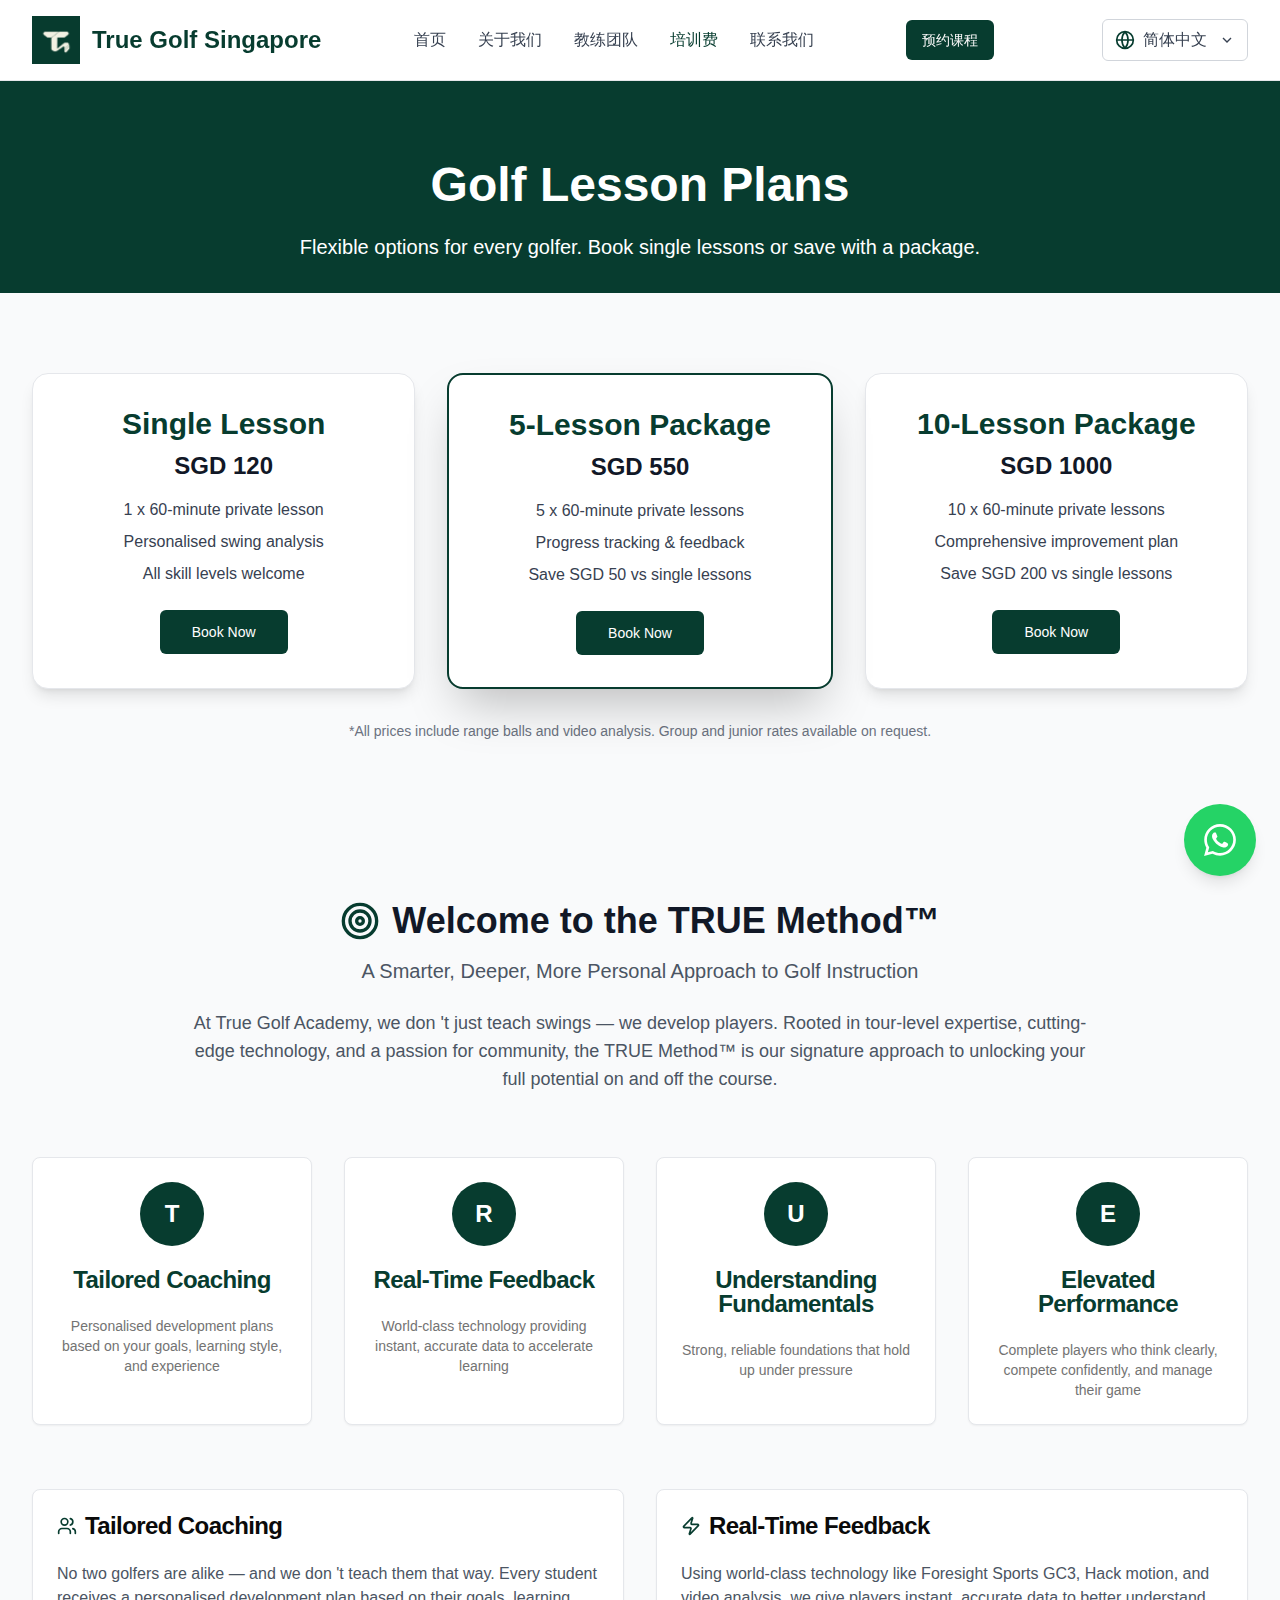
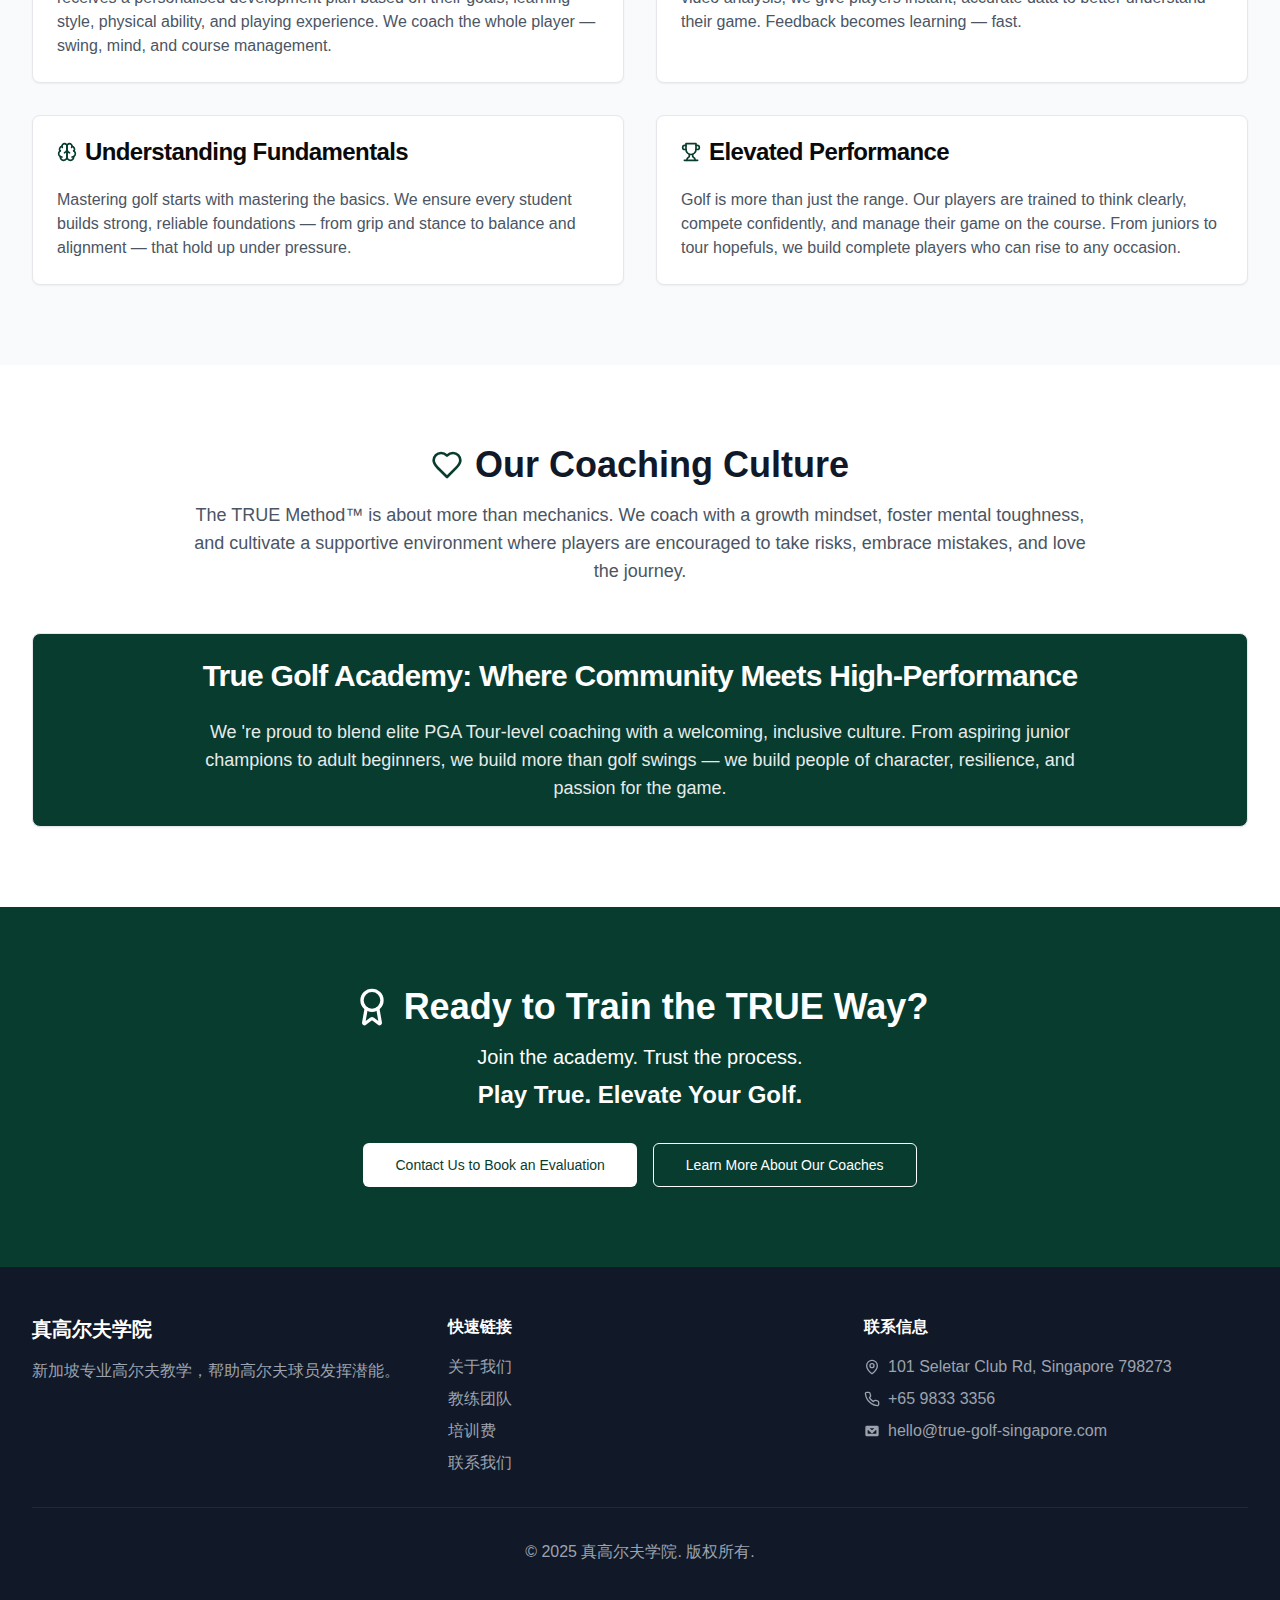
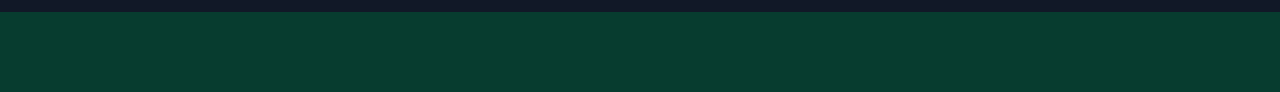
<file: src/rates/zh.html>
<!DOCTYPE html>
<html lang="zh">
<meta charset="utf-8">

<head>
    <link rel="apple-touch-icon" sizes="180x180" href="../images/apple-touch-icon.png">
    <link rel="icon" type="image/png" sizes="32x32" href="../images/favicon-32x32.png">
    <link rel="icon" type="image/png" sizes="16x16" href="../images/favicon-16x16.png">
    <link rel="manifest" href="../images/site.webmanifest">
    <meta name="viewport" content="width=device-width, initial-scale=1" />
    <link rel="preload" as="image" href="../images/new-logo.png" />
    <link rel="preload" as="image" href="../images/about-golfer-portrait.png" />
    <link rel="preload" as="image" href="../images/whatsapp-icon-white.svg" />
    <link href="../merged-output.css" rel="stylesheet">

    <title>True Golf Singapore</title>

    <meta property="og:image" content="../images/new-logo.png">
    <meta property="og:image:type" content="image/png">
    <meta property="og:image:width" content="1563">
    <meta property="og:image:height" content="1563">
    <meta property="og:description" content="True Gold Singapore offers professional golf instruction with certified coaches. From beginners to advanced players, we help you achieve your golfing goals with personalised training programs.">

</head>

<body>
    <div class="min-h-screen">
        <nav class="border-b bg-white/95 backdrop-blur supports-[backdrop-filter]:bg-white/60 sticky top-0 z-50">
            <div class="container mx-auto px-4 sm:px-6 lg:px-8">
                <div class="flex justify-between items-center py-4">
                    <a class="flex items-center gap-3" href="../home/zh.html">
                        <img src="../images/new-logo.png" alt="True Golf Singapore" class="h-12 w-12" />
                        <span class="text-2xl font-bold text-[#073c2f]">True Golf Singapore</span>
                    </a>
                    <div class="hidden md:flex space-x-8">
                        <a class="transition-colors text-gray-700 hover:text-[#073c2f]" href="../home/zh.html">首页</a>
                        <a class="transition-colors text-gray-700 hover:text-[#073c2f]" href="../about/zh.html">关于我们</a>
                        <a class="transition-colors text-gray-700 hover:text-[#073c2f]" href="../coaches/zh.html">教练团队</a>
                        <a class="transition-colors text-[#073c2f] font-medium" href="../rates/zh.html">培训费</a>
                        <a class="transition-colors text-gray-700 hover:text-[#073c2f]"  href="../contact/zh.html">联系我们</a>
                    </div>
                    <div class="hidden md:block">
                        <a class="inline-flex items-center justify-center gap-2 whitespace-nowrap rounded-md text-sm font-medium ring-offset-background transition-colors focus-visible:outline-none focus-visible:ring-2 focus-visible:ring-ring focus-visible:ring-offset-2 disabled:pointer-events-none disabled:opacity-50 [&amp;_svg]:pointer-events-none [&amp;_svg]:size-4 [&amp;_svg]:shrink-0 text-primary-foreground h-10 px-4 py-2 bg-[#073c2f] hover:bg-[#073c2f]/90"
                            href="../contact/zh.html">预约课程</a>
                    </div>
                    <!-- Language Toggle -->
                    <div class="relative ml-4">
                        <button id="lang-toggle-btn"
                            class="flex items-center gap-2 px-3 py-2 rounded-md border border-gray-300 bg-white text-gray-700 hover:bg-gray-50 transition-colors font-medium focus:outline-none focus:ring-2 focus:ring-[#073c2f]"
                            aria-haspopup="true" aria-expanded="false">
                            <svg xmlns="http://www.w3.org/2000/svg" class="h-5 w-5 text-[#073c2f]" fill="none"
                                viewBox="0 0 24 24" stroke="currentColor">
                                <circle cx="12" cy="12" r="10" stroke-width="2" />
                                <path d="M2 12h20M12 2a15.3 15.3 0 0 1 0 20M12 2a15.3 15.3 0 0 0 0 20"
                                    stroke-width="2" />
                            </svg>
                            <span id="current-lang">简体中文</span>
                            <svg class="h-4 w-4 ml-1" fill="none" stroke="currentColor" stroke-width="2"
                                viewBox="0 0 24 24">
                                <path d="M6 9l6 6 6-6" />
                            </svg>
                        </button>
                        <div id="lang-dropdown"
                            class="absolute right-0 mt-2 w-48 bg-white border border-gray-200 rounded-lg shadow-lg z-50 hidden">
                            <a href="../rates/zh.html" class="block px-4 py-2 text-gray-700 hover:bg-gray-100">简体中文</a>
                            <a href="../rates.html" class="block px-4 py-2 text-gray-700 hover:bg-gray-100">English</a>
                            <a href="../index.html" class="block px-4 py-2 text-gray-700 hover:bg-gray-100">Bahasa
                                Malaysia</a>
                        </div>
                    </div>
                    <button
                        class="md:hidden p-2 rounded-md text-gray-700 hover:text-[#073c2f] hover:bg-gray-100 transition-colors"
                        aria-label="Toggle menu">
                        <svg xmlns="http://www.w3.org/2000/svg" width="24" height="24" viewBox="0 0 24 24" fill="none"
                            stroke="currentColor" stroke-width="2" stroke-linecap="round" stroke-linejoin="round"
                            class="lucide lucide-menu h-6 w-6">
                            <line x1="4" x2="20" y1="12" y2="12"></line>
                            <line x1="4" x2="20" y1="6" y2="6"></line>
                            <line x1="4" x2="20" y1="18" y2="18"></line>
                        </svg>
                    </button>
                </div>
            </div>
        </nav>
        <section class="bg-[#073c2f] py-20">
            <div class="container mx-auto px-4 sm:px-6 lg:px-8">
                <div class="text-center">
                    <h1 class="text-4xl md:text-5xl font-bold text-white mb-6">Golf Lesson Plans</h1>
                    <p class="text-xl text-white max-w-3xl mx-auto mb-8">Flexible options for every golfer. Book single
                        lessons or save with a package.</p>
                </div>
            </div>
            <section class="py-20 bg-gray-50">
                <div class="container mx-auto px-4 sm:px-6 lg:px-8">
                    <div class="flex flex-col md:flex-row justify-center gap-8">
                        <!-- Single Lesson -->
                        <div class="flex-1 rounded-2xl border bg-white shadow-lg p-8 flex flex-col items-center">
                            <div class="text-3xl font-bold text-[#073c2f] mb-2">Single Lesson</div>
                            <div class="text-2xl font-semibold text-gray-900 mb-4">SGD 120</div>
                            <ul class="text-gray-700 mb-6 space-y-2 text-center">
                                <li>1 x 60-minute private lesson</li>
                                <li>Personalised swing analysis</li>
                                <li>All skill levels welcome</li>
                            </ul>
                            <a href="../contact/zh.html"
                                class="inline-flex items-center justify-center gap-2 whitespace-nowrap rounded-md text-sm font-medium h-11 px-8 bg-[#073c2f] text-white hover:bg-[#055c47] transition-colors">Book
                                Now</a>
                        </div>
                        <!-- 5-Lesson Package -->
                        <div
                            class="flex-1 rounded-2xl border-2 border-[#073c2f] bg-white shadow-2xl p-8 flex flex-col items-center relative">
                            <div class="text-3xl font-bold text-[#073c2f] mb-2">5-Lesson Package</div>
                            <div class="text-2xl font-semibold text-gray-900 mb-4">SGD 550</div>
                            <ul class="text-gray-700 mb-6 space-y-2 text-center">
                                <li>5 x 60-minute private lessons</li>
                                <li>Progress tracking & feedback</li>
                                <li>Save SGD 50 vs single lessons</li>
                            </ul>
                            <a href="../contact/zh.html"
                                class="inline-flex items-center justify-center gap-2 whitespace-nowrap rounded-md text-sm font-medium h-11 px-8 bg-[#073c2f] text-white hover:bg-[#055c47] transition-colors">Book
                                Now</a>
                        </div>
                        <!-- 10-Lesson Package -->
                        <div class="flex-1 rounded-2xl border bg-white shadow-lg p-8 flex flex-col items-center">
                            <div class="text-3xl font-bold text-[#073c2f] mb-2">10-Lesson Package</div>
                            <div class="text-2xl font-semibold text-gray-900 mb-4">SGD 1000</div>
                            <ul class="text-gray-700 mb-6 space-y-2 text-center">
                                <li>10 x 60-minute private lessons</li>
                                <li>Comprehensive improvement plan</li>
                                <li>Save SGD 200 vs single lessons</li>
                            </ul>
                            <a href="../contact/zh.html"
                                class="inline-flex items-center justify-center gap-2 whitespace-nowrap rounded-md text-sm font-medium h-11 px-8 bg-[#073c2f] text-white hover:bg-[#055c2f] transition-colors">Book
                                Now</a>
                        </div>
                    </div>
                    <div class="text-center text-gray-500 text-sm mt-8">
                        *All prices include range balls and video analysis. Group and junior rates available on request.
                    </div>
                </div>
            </section>
            <section class="py-20 bg-gray-50">
                <div class="container mx-auto px-4 sm:px-6 lg:px-8">
                    <div class="text-center mb-16">
                        <div class="flex items-center justify-center gap-3 mb-4">
                            <svg xmlns="http://www.w3.org/2000/svg" width="24" height="24" viewBox="0 0 24 24"
                                fill="none" stroke="currentColor" stroke-width="2" stroke-linecap="round"
                                stroke-linejoin="round" class="lucide lucide-target h-10 w-10 text-[#073c2f]">
                                <circle cx="12" cy="12" r="10"></circle>
                                <circle cx="12" cy="12" r="6"></circle>
                                <circle cx="12" cy="12" r="2"></circle>
                            </svg>
                            <h2 class="text-3xl md:text-4xl font-bold text-gray-900">Welcome to the TRUE Method™</h2>
                        </div>
                        <p class="text-xl text-gray-600 max-w-4xl mx-auto mb-6">A Smarter, Deeper, More Personal
                            Approach to Golf Instruction</p>
                        <p class="text-lg text-gray-600 max-w-4xl mx-auto">At True Golf Academy, we don &#x27;t just
                            teach swings — we develop players. Rooted in tour-level expertise, cutting-edge technology,
                            and a passion for community, the TRUE Method™ is our signature approach to unlocking your
                            full potential on and off the course.</p>
                    </div>
                    <div class="grid md:grid-cols-2 lg:grid-cols-4 gap-8 mb-16">
                        <div class="rounded-lg border bg-card text-card-foreground shadow-sm text-center">
                            <div class="flex flex-col space-y-1.5 p-6">
                                <div
                                    class="w-16 h-16 bg-[#073c2f] text-white rounded-full flex items-center justify-center mx-auto mb-4 text-2xl font-bold">
                                    T</div>
                                <div class="text-2xl font-semibold leading-none tracking-tight text-[#073c2f]">Tailored
                                    Coaching</div>
                            </div>
                            <div class="p-6 pt-0">
                                <div class="text-sm text-muted-foreground">Personalised development plans based on your
                                    goals, learning style, and experience</div>
                            </div>
                        </div>
                        <div class="rounded-lg border bg-card text-card-foreground shadow-sm text-center">
                            <div class="flex flex-col space-y-1.5 p-6">
                                <div
                                    class="w-16 h-16 bg-[#073c2f] text-white rounded-full flex items-center justify-center mx-auto mb-4 text-2xl font-bold">
                                    R</div>
                                <div class="text-2xl font-semibold leading-none tracking-tight text-[#073c2f]">Real-Time
                                    Feedback</div>
                            </div>
                            <div class="p-6 pt-0">
                                <div class="text-sm text-muted-foreground">World-class technology providing instant,
                                    accurate data to accelerate learning</div>
                            </div>
                        </div>
                        <div class="rounded-lg border bg-card text-card-foreground shadow-sm text-center">
                            <div class="flex flex-col space-y-1.5 p-6">
                                <div
                                    class="w-16 h-16 bg-[#073c2f] text-white rounded-full flex items-center justify-center mx-auto mb-4 text-2xl font-bold">
                                    U</div>
                                <div class="text-2xl font-semibold leading-none tracking-tight text-[#073c2f]">
                                    Understanding Fundamentals</div>
                            </div>
                            <div class="p-6 pt-0">
                                <div class="text-sm text-muted-foreground">Strong, reliable foundations that hold up
                                    under pressure</div>
                            </div>
                        </div>
                        <div class="rounded-lg border bg-card text-card-foreground shadow-sm text-center">
                            <div class="flex flex-col space-y-1.5 p-6">
                                <div
                                    class="w-16 h-16 bg-[#073c2f] text-white rounded-full flex items-center justify-center mx-auto mb-4 text-2xl font-bold">
                                    E</div>
                                <div class="text-2xl font-semibold leading-none tracking-tight text-[#073c2f]">Elevated
                                    Performance</div>
                            </div>
                            <div class="p-6 pt-0">
                                <div class="text-sm text-muted-foreground">Complete players who think clearly, compete
                                    confidently, and manage their game</div>
                            </div>
                        </div>
                    </div>
                    <div class="grid md:grid-cols-2 gap-8">
                        <div class="rounded-lg border bg-card text-card-foreground shadow-sm">
                            <div class="flex flex-col space-y-1.5 p-6">
                                <div class="text-2xl font-semibold leading-none tracking-tight flex items-center gap-2">
                                    <svg xmlns="http://www.w3.org/2000/svg" width="24" height="24" viewBox="0 0 24 24"
                                        fill="none" stroke="currentColor" stroke-width="2" stroke-linecap="round"
                                        stroke-linejoin="round" class="lucide lucide-users h-5 w-5 text-[#073c2f]">
                                        <path d="M16 21v-2a4 4 0 0 0-4-4H6a4 4 0 0 0-4 4v2"></path>
                                        <circle cx="9" cy="7" r="4"></circle>
                                        <path d="M22 21v-2a4 4 0 0 0-3-3.87"></path>
                                        <path d="M16 3.13a4 4 0 0 1 0 7.75"></path>
                                    </svg>
                                    Tailored Coaching
                                </div>
                            </div>
                            <div class="p-6 pt-0">
                                <p class="text-gray-600">No two golfers are alike — and we don &#x27;t teach them that
                                    way. Every student receives a personalised development plan based on their goals,
                                    learning style, physical ability, and playing experience. We coach the whole player
                                    — swing, mind, and course management.</p>
                            </div>
                        </div>
                        <div class="rounded-lg border bg-card text-card-foreground shadow-sm">
                            <div class="flex flex-col space-y-1.5 p-6">
                                <div class="text-2xl font-semibold leading-none tracking-tight flex items-center gap-2">
                                    <svg xmlns="http://www.w3.org/2000/svg" width="24" height="24" viewBox="0 0 24 24"
                                        fill="none" stroke="currentColor" stroke-width="2" stroke-linecap="round"
                                        stroke-linejoin="round" class="lucide lucide-zap h-5 w-5 text-[#073c2f]">
                                        <path
                                            d="M4 14a1 1 0 0 1-.78-1.63l9.9-10.2a.5.5 0 0 1 .86.46l-1.92 6.02A1 1 0 0 0 13 10h7a1 1 0 0 1 .78 1.63l-9.9 10.2a.5.5 0 0 1-.86-.46l1.92-6.02A1 1 0 0 0 11 14z">
                                        </path>
                                    </svg>
                                    Real-Time Feedback
                                </div>
                            </div>
                            <div class="p-6 pt-0">
                                <p class="text-gray-600">Using world-class technology like Foresight Sports GC3, Hack
                                    motion, and video analysis, we give players instant, accurate data to better
                                    understand their game. Feedback becomes learning — fast.</p>
                            </div>
                        </div>
                        <div class="rounded-lg border bg-card text-card-foreground shadow-sm">
                            <div class="flex flex-col space-y-1.5 p-6">
                                <div class="text-2xl font-semibold leading-none tracking-tight flex items-center gap-2">
                                    <svg xmlns="http://www.w3.org/2000/svg" width="24" height="24" viewBox="0 0 24 24"
                                        fill="none" stroke="currentColor" stroke-width="2" stroke-linecap="round"
                                        stroke-linejoin="round" class="lucide lucide-brain h-5 w-5 text-[#073c2f]">
                                        <path
                                            d="M12 5a3 3 0 1 0-5.997.125 4 4 0 0 0-2.526 5.77 4 4 0 0 0 .556 6.588A4 4 0 1 0 12 18Z">
                                        </path>
                                        <path
                                            d="M12 5a3 3 0 1 1 5.997.125 4 4 0 0 1 2.526 5.77 4 4 0 0 1-.556 6.588A4 4 0 1 1 12 18Z">
                                        </path>
                                        <path d="M15 13a4.5 4.5 0 0 1-3-4 4.5 4.5 0 0 1-3 4"></path>
                                        <path d="M17.599 6.5a3 3 0 0 0 .399-1.375"></path>
                                        <path d="M6.003 5.125A3 3 0 0 0 6.401 6.5"></path>
                                        <path d="M3.477 10.896a4 4 0 0 1 .585-.396"></path>
                                        <path d="M19.938 10.5a4 4 0 0 1 .585.396"></path>
                                        <path d="M6 18a4 4 0 0 1-1.967-.516"></path>
                                        <path d="M19.967 17.484A4 4 0 0 1 18 18"></path>
                                    </svg>
                                    Understanding Fundamentals
                                </div>
                            </div>
                            <div class="p-6 pt-0">
                                <p class="text-gray-600">Mastering golf starts with mastering the basics. We ensure
                                    every student builds strong, reliable foundations — from grip and stance to balance
                                    and alignment — that hold up under pressure.</p>
                            </div>
                        </div>
                        <div class="rounded-lg border bg-card text-card-foreground shadow-sm">
                            <div class="flex flex-col space-y-1.5 p-6">
                                <div class="text-2xl font-semibold leading-none tracking-tight flex items-center gap-2">
                                    <svg xmlns="http://www.w3.org/2000/svg" width="24" height="24" viewBox="0 0 24 24"
                                        fill="none" stroke="currentColor" stroke-width="2" stroke-linecap="round"
                                        stroke-linejoin="round" class="lucide lucide-trophy h-5 w-5 text-[#073c2f]">
                                        <path d="M6 9H4.5a2.5 2.5 0 0 1 0-5H6"></path>
                                        <path d="M18 9h1.5a2.5 2.5 0 0 0 0-5H18"></path>
                                        <path d="M4 22h16"></path>
                                        <path d="M10 14.66V17c0 .55-.47.98-.97 1.21C7.85 18.75 7 20.24 7 22"></path>
                                        <path d="M14 14.66V17c0 .55.47.98.97 1.21C16.15 18.75 17 20.24 17 22"></path>
                                        <path d="M18 2H6v7a6 6 0 0 0 12 0V2Z"></path>
                                    </svg>
                                    Elevated Performance
                                </div>
                            </div>
                            <div class="p-6 pt-0">
                                <p class="text-gray-600">Golf is more than just the range. Our players are trained to
                                    think clearly, compete confidently, and manage their game on the course. From
                                    juniors to tour hopefuls, we build complete players who can rise to any occasion.
                                </p>
                            </div>
                        </div>
                    </div>
                </div>
            </section>
            <section class="py-20 bg-white">
                <div class="container mx-auto px-4 sm:px-6 lg:px-8">
                    <div class="text-center mb-12">
                        <div class="flex items-center justify-center gap-3 mb-4">
                            <svg xmlns="http://www.w3.org/2000/svg" width="24" height="24" viewBox="0 0 24 24"
                                fill="none" stroke="currentColor" stroke-width="2" stroke-linecap="round"
                                stroke-linejoin="round" class="lucide lucide-heart h-8 w-8 text-[#073c2f]">
                                <path
                                    d="M19 14c1.49-1.46 3-3.21 3-5.5A5.5 5.5 0 0 0 16.5 3c-1.76 0-3 .5-4.5 2-1.5-1.5-2.74-2-4.5-2A5.5 5.5 0 0 0 2 8.5c0 2.3 1.5 4.05 3 5.5l7 7Z">
                                </path>
                            </svg>
                            <h2 class="text-3xl md:text-4xl font-bold text-gray-900">Our Coaching Culture</h2>
                        </div>
                        <p class="text-lg text-gray-600 max-w-4xl mx-auto">The TRUE Method™ is about more than
                            mechanics. We coach with a growth mindset, foster mental toughness, and cultivate a
                            supportive environment where players are encouraged to take risks, embrace mistakes, and
                            love the journey.</p>
                    </div>
                    <div class="rounded-lg border shadow-sm bg-[#073c2f] text-white">
                        <div class="flex flex-col space-y-1.5 p-6 text-center">
                            <div class="font-semibold tracking-tight text-2xl md:text-3xl">True Golf Academy: Where
                                Community Meets High-Performance</div>
                        </div>
                        <div class="p-6 pt-0 text-center">
                            <p class="text-lg opacity-90 max-w-4xl mx-auto">We &#x27;re proud to blend elite PGA
                                Tour-level coaching with a welcoming, inclusive culture. From aspiring junior champions
                                to adult beginners, we build more than golf swings — we build people of character,
                                resilience, and passion for the game.</p>
                        </div>
                    </div>
                </div>
            </section>
            <section class="py-20 bg-[#073c2f]">
                <div class="container mx-auto px-4 sm:px-6 lg:px-8 text-center">
                    <div class="flex items-center justify-center gap-3 mb-4">
                        <svg xmlns="http://www.w3.org/2000/svg" width="24" height="24" viewBox="0 0 24 24" fill="none"
                            stroke="currentColor" stroke-width="2" stroke-linecap="round" stroke-linejoin="round"
                            class="lucide lucide-award h-10 w-10 text-white">
                            <path
                                d="m15.477 12.89 1.515 8.526a.5.5 0 0 1-.81.47l-3.58-2.687a1 1 0 0 0-1.197 0l-3.586 2.686a.5.5 0 0 1-.81-.469l1.514-8.526">
                            </path>
                            <circle cx="12" cy="8" r="6"></circle>
                        </svg>
                        <h2 class="text-3xl md:text-4xl font-bold text-white">Ready to Train the TRUE Way?</h2>
                    </div>
                    <p class="text-xl text-white mb-2">Join the academy. Trust the process.</p>
                    <p class="text-2xl font-bold text-white mb-8">Play True. Elevate Your Golf.</p>
                    <div class="flex flex-col sm:flex-row gap-4 justify-center">
                        <a class="inline-flex items-center justify-center gap-2 whitespace-nowrap text-sm font-medium ring-offset-background transition-colors focus-visible:outline-none focus-visible:ring-2 focus-visible:ring-ring focus-visible:ring-offset-2 disabled:pointer-events-none disabled:opacity-50 [&amp;_svg]:pointer-events-none [&amp;_svg]:size-4 [&amp;_svg]:shrink-0 h-11 rounded-md px-8 bg-white text-[#073c2f] hover:bg-gray-100"
                            href="../contact/zh.html">Contact Us to Book an Evaluation</a>
                        <a class="inline-flex items-center justify-center gap-2 whitespace-nowrap text-sm font-medium ring-offset-background transition-colors focus-visible:outline-none focus-visible:ring-2 focus-visible:ring-ring focus-visible:ring-offset-2 disabled:pointer-events-none disabled:opacity-50 [&amp;_svg]:pointer-events-none [&amp;_svg]:size-4 [&amp;_svg]:shrink-0 border h-11 rounded-md px-8 border-white text-white hover:bg-white hover:text-[#073c2f] bg-transparent"
                            href="../coaches/zh.html">Learn More About Our Coaches</a>
                    </div>
                </div>
            </section>
            <footer class="bg-gray-900 text-white py-12">
                <div class="container mx-auto px-4 sm:px-6 lg:px-8">
                    <div class="grid md:grid-cols-3 gap-8">
                        <div>
                            <h3 class="text-xl font-bold mb-4">真高尔夫学院</h3>
                            <p class="text-gray-400">新加坡专业高尔夫教学，帮助高尔夫球员发挥潜能。</p>
                        </div>
                        <div>
                            <h4 class="font-semibold mb-4">快速链接</h4>
                            <div class="space-y-2">
                                <a class="block text-gray-400 hover:text-white transition-colors"
                                    href="../about/zh.html">关于我们</a>
                                <a class="block text-gray-400 hover:text-white transition-colors"
                                    href="../coaches/zh.html">教练团队</a>
                                <a class="block text-gray-400 hover:text-white transition-colors"
                                    href="../rates/zh.html">培训费</a>
                                <a class="block text-gray-400 hover:text-white transition-colors"
                                    href="../contact/zh.html">联系我们</a>
                            </div>
                        </div>
                        <div>
                            <h4 class="font-semibold mb-4">联系信息</h4>
                            <div class="space-y-2 text-gray-400">
                                <div class="flex items-center gap-2">
                                    <svg xmlns="http://www.w3.org/2000/svg" width="24" height="24" viewBox="0 0 24 24"
                                        fill="none" stroke="currentColor" stroke-width="2" stroke-linecap="round"
                                        stroke-linejoin="round" class="lucide lucide-map-pin h-4 w-4">
                                        <path
                                            d="M20 10c0 4.993-5.539 10.193-7.399 11.799a1 1 0 0 1-1.202 0C9.539 20.193 4 14.993 4 10a8 8 0 0 1 16 0">
                                        </path>
                                        <circle cx="12" cy="10" r="3"></circle>
                                    </svg>
                                    <span>101 Seletar Club Rd, Singapore 798273</span>
                                </div>
                                <div class="flex items-center gap-2">
                                    <svg xmlns="http://www.w3.org/2000/svg" width="24" height="24" viewBox="0 0 24 24"
                                        fill="none" stroke="currentColor" stroke-width="2" stroke-linecap="round"
                                        stroke-linejoin="round" class="lucide lucide-phone h-4 w-4">
                                        <path
                                            d="M22 16.92v3a2 2 0 0 1-2.18 2 19.79 19.79 0 0 1-8.63-3.07 19.5 19.5 0 0 1-6-6 19.79 19.79 0 0 1-3.07-8.67A2 2 0 0 1 4.11 2h3a2 2 0 0 1 2 1.72 12.84 12.84 0 0 0 .7 2.81 2 2 0 0 1-.45 2.11L8.09 9.91a16 16 0 0 0 6 6l1.27-1.27a2 2 0 0 1 2.11-.45 12.84 12.84 0 0 0 2.81.7A2 2 0 0 1 22 16.92z">
                                        </path>
                                    </svg>
                                    <span>+65 9833 3356</span>
                                </div>
                                <div class="flex items-center gap-2">
                                    <svg xmlns="http://www.w3.org/2000/svg" width="24" height="24" viewBox="0 0 24 24"
                                        fill="none" stroke="currentColor" stroke-width="2" stroke-linecap="round"
                                        stroke-linejoin="round" class="lucide lucide-e-mail h-4 w-4">
                                        <path
                                            d="M3.75 5.25L3 6V18L3.75 18.75H20.25L21 18V6L20.25 5.25H3.75ZM4.5 7.6955V17.25H19.5V7.69525L11.9999 14.5136L4.5 7.6955ZM18.3099 6.75H5.68986L11.9999 12.4864L18.3099 6.75Z" />
                                    </svg>
                                    <span>hello@true-golf-singapore.com</span>
                                </div>
                            </div>
                        </div>
                    </div>
                    <div class="border-t border-gray-800 mt-8 pt-8 text-center text-gray-400">
                        <p>© 2025 真高尔夫学院. 版权所有.</p>
                    </div>
                </div>
            </footer>
            <!-- Mobile Menu -->
            <div id="mobile-menu" class="fixed top-0 left-0 right-0 z-50 md:hidden hidden"
                style="background: rgba(255,255,255,0.97);">
                <div class="w-full bg-white rounded-b-lg shadow-lg flex flex-col px-4 pb-4 pt-2">
                    <div class="flex items-center justify-between px-2 py-5 border-b">
                        <a class="flex items-center gap-3" href="../rates/zh.html">
                            <img src="../images/new-logo.png" alt="True Golf Singapore" class="h-10 w-10" />
                            <span class="text-2xl font-bold text-[#073c2f]">True Golf Singapore</span>
                        </a>
                        <button id="close-mobile-menu"
                            class="p-2 rounded-md text-gray-700 hover:text-[#073c2f] hover:bg-gray-100 transition-colors"
                            aria-label="Close menu">
                            <svg xmlns="http://www.w3.org/2000/svg" width="28" height="28" fill="none"
                                viewBox="0 0 24 24" stroke="currentColor" stroke-width="2">
                                <line x1="18" y1="6" x2="6" y2="18" />
                                <line x1="6" y1="6" x2="18" y2="18" />
                            </svg>
                        </button>
                    </div>
                    <nav class="flex flex-col gap-1 mt-2">
                        <a class="block px-3 py-2 rounded-md text-base font-medium transition-colors text-gray-700 hover:text-[#073c2f] hover:bg-gray-50"
                            href="../home/zh.html">首页</a>
                        <a class="block px-3 py-2 rounded-md text-base font-medium transition-colors text-gray-700 hover:text-[#073c2f] hover:bg-gray-50"
                            href="../about/zh.html">关于我们</a>
                        <a class="block px-3 py-2 rounded-md text-base font-medium transition-colors text-gray-700 hover:text-[#073c2f] hover:bg-gray-50"
                            href="../coaches/zh.html">教练团队</a>
                        <a class="block px-3 py-2 rounded-md text-base font-medium transition-colors text-[#073c2f] bg-green-50"
                            href="../rates/zh.html">培训费</a>
                        <a class="block px-3 py-2 rounded-md text-base font-medium transition-colors text-gray-700 hover:text-[#073c2f] hover:bg-gray-50"
                            href="../contact/zh.html">联系我们</a>
                        <div class="px-3 py-2">
                            <a class="inline-flex items-center justify-center gap-2 whitespace-nowrap rounded-md text-sm font-medium ring-offset-background transition-colors focus-visible:outline-none focus-visible:ring-2 focus-visible:ring-ring focus-visible:ring-offset-2 disabled:pointer-events-none disabled:opacity-50 [&_svg]:pointer-events-none [&_svg]:size-4 [&_svg]:shrink-0 text-primary-foreground h-10 px-4 py-2 w-full bg-[#073c2f] hover:bg-[#073c2f]/90"
                                href="../contact/zh.html">预约课程 </a>
                        </div>
                    </nav>
                </div>
            </div>
            <a href="https://wa.me/6598333356" target="_blank" rel="noopener noreferrer"
                class="fixed bottom-6 right-6 z-50 bg-[#25D366] hover:bg-[#20b858] rounded-full p-3 shadow-lg hover:shadow-xl transition-all duration-300 hover:scale-110 group"
                aria-label="Contact us on WhatsApp">
                <div class="w-12 h-12 flex items-center justify-center">
                    <img src="../images/whatsapp-icon-white.svg" alt="WhatsApp" class="w-8 h-8" />
                </div>
                <div
                    class="absolute right-full mr-3 top-1/2 transform -translate-y-1/2 bg-gray-800 text-white px-3 py-2 rounded-lg text-sm whitespace-nowrap opacity-0 group-hover:opacity-100 transition-opacity duration-300 pointer-events-none">
                    通过WhatsApp与我们聊天<div
                        class="absolute left-full top-1/2 transform -translate-y-1/2 border-4 border-transparent border-l-gray-800">
                    </div>
                </div>
            </a>
            <script>
                const btn = document.querySelector('.md\\:hidden[aria-label="Toggle menu"]');
                const menu = document.getElementById('mobile-menu');
                const closeBtn = document.getElementById('close-mobile-menu');
                btn.addEventListener('click', () => {
                    menu.classList.remove('hidden');
                });
                closeBtn.addEventListener('click', () => {
                    menu.classList.add('hidden');
                });
                // Language Toggle
                const langBtn = document.getElementById('lang-toggle-btn');
                const langDropdown = document.getElementById('lang-dropdown');
                langBtn.addEventListener('click', function (e) {
                    e.stopPropagation();
                    langDropdown.classList.toggle('hidden');
                    langBtn.setAttribute('aria-expanded', langDropdown.classList.contains('hidden') ? 'false' : 'true');
                });
                document.addEventListener('click', function (e) {
                    if (!langDropdown.classList.contains('hidden')) {
                        langDropdown.classList.add('hidden');
                        langBtn.setAttribute('aria-expanded', 'false');
                    }
                });
                langDropdown.addEventListener('click', function (e) {
                    e.stopPropagation();
                });
            </script>
    </div>
</body>

</html>
<!DOCTYPE html>
<html lang="zh">
</file>
<file: src/merged-output.css>
@import url('./core.css');
@import url('./output.css');
@import url('./custom.css');
</file>
